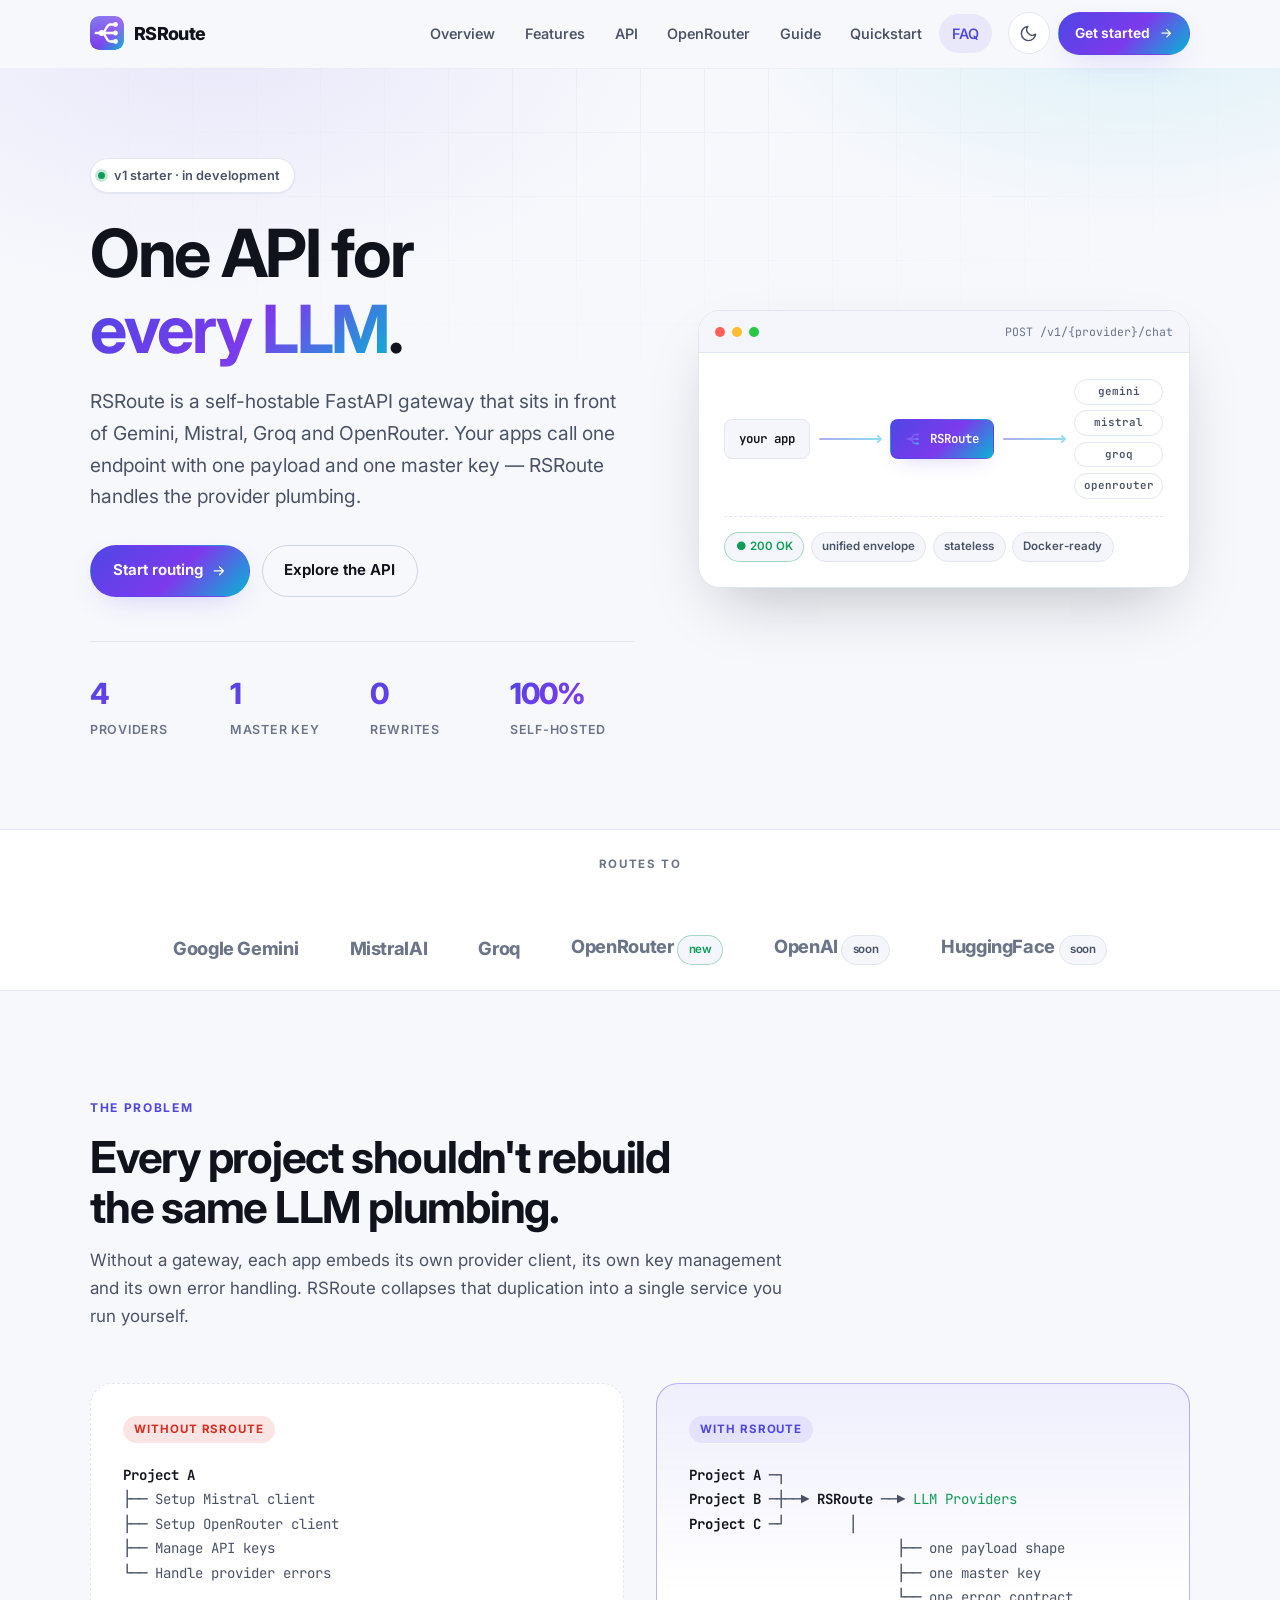
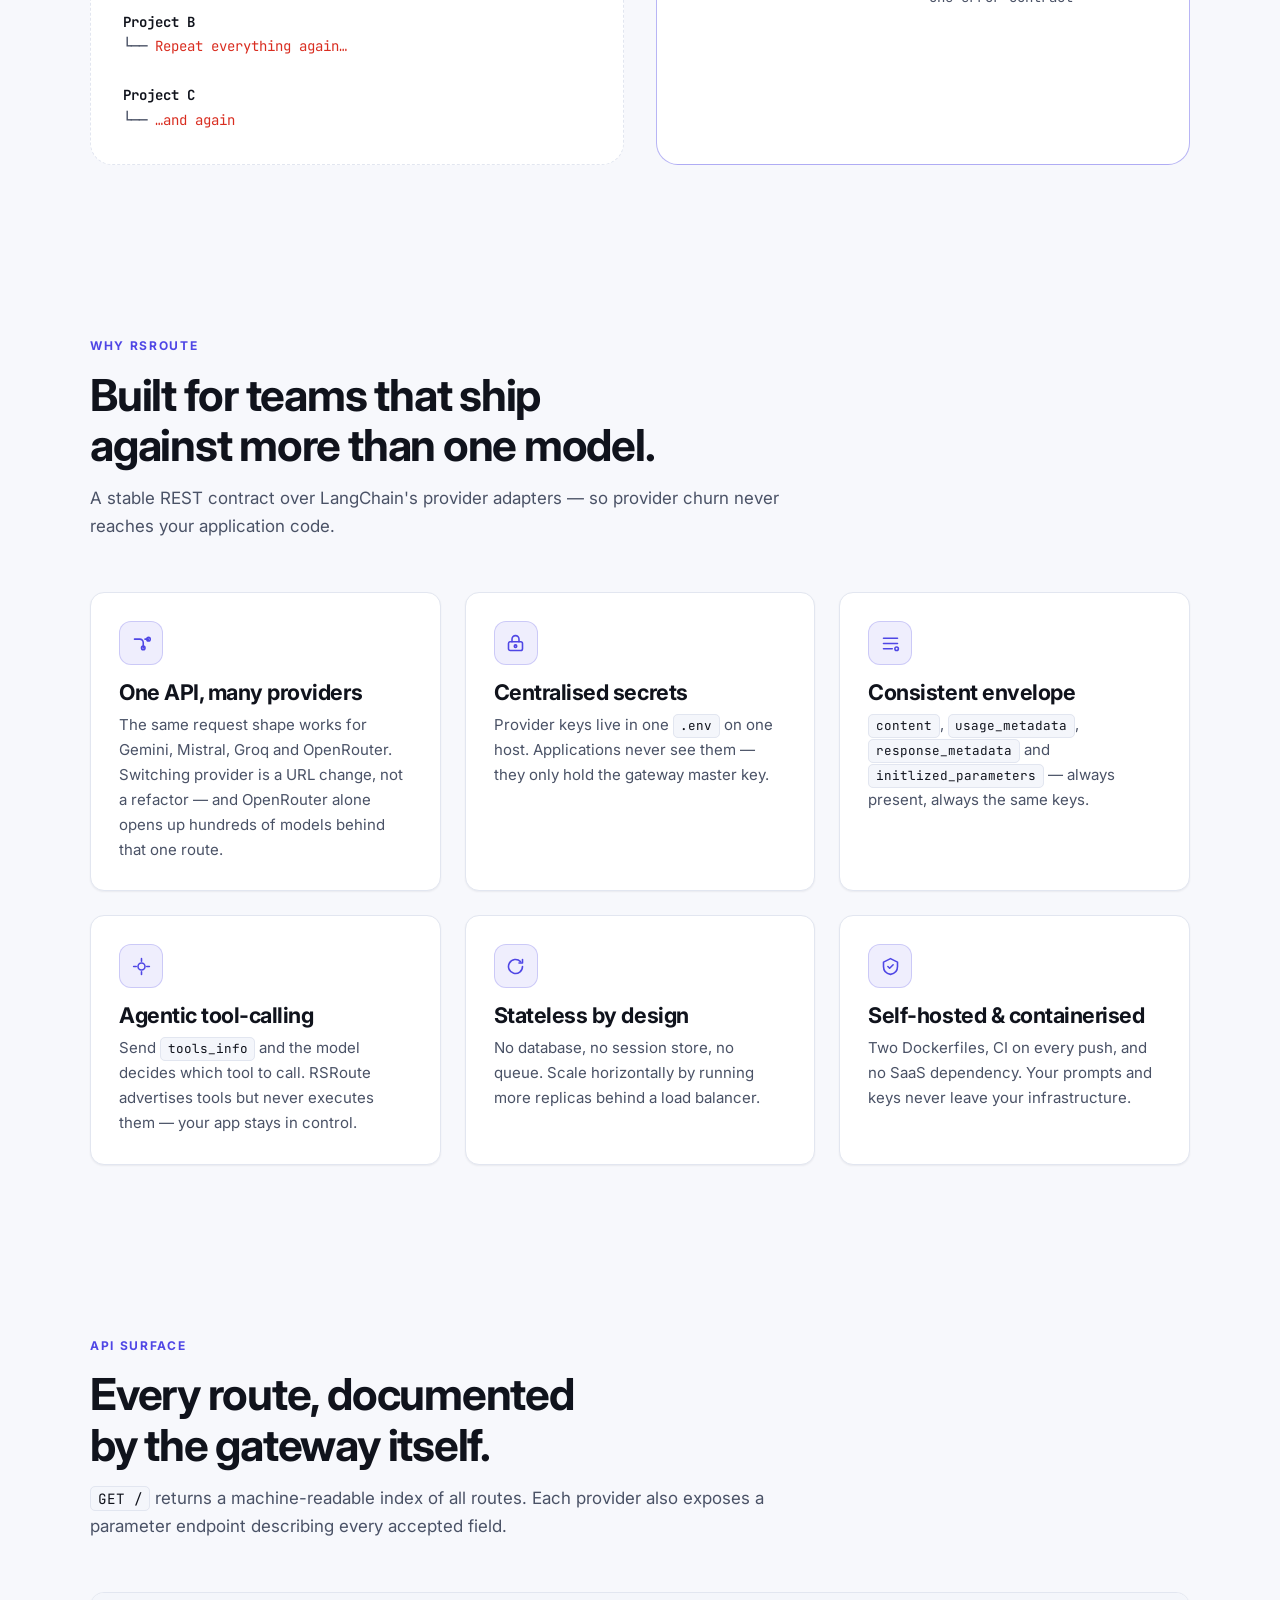
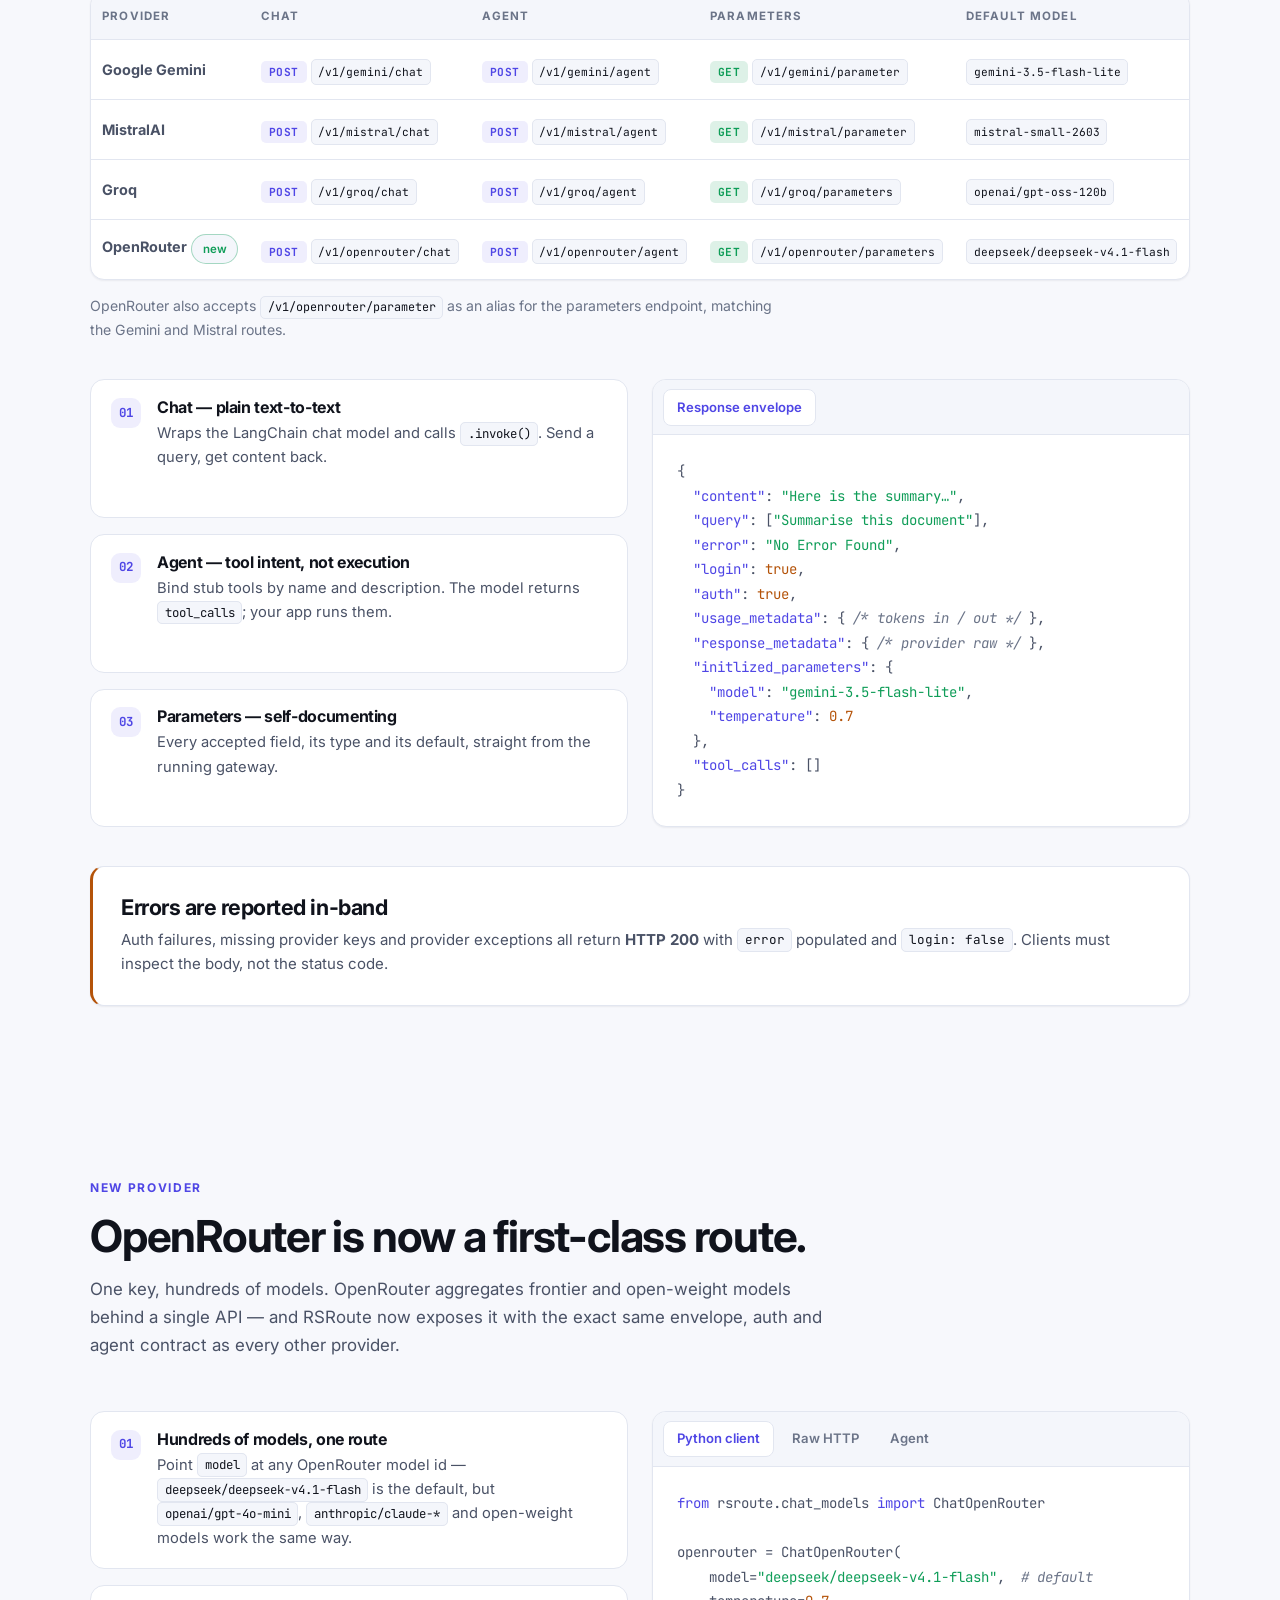
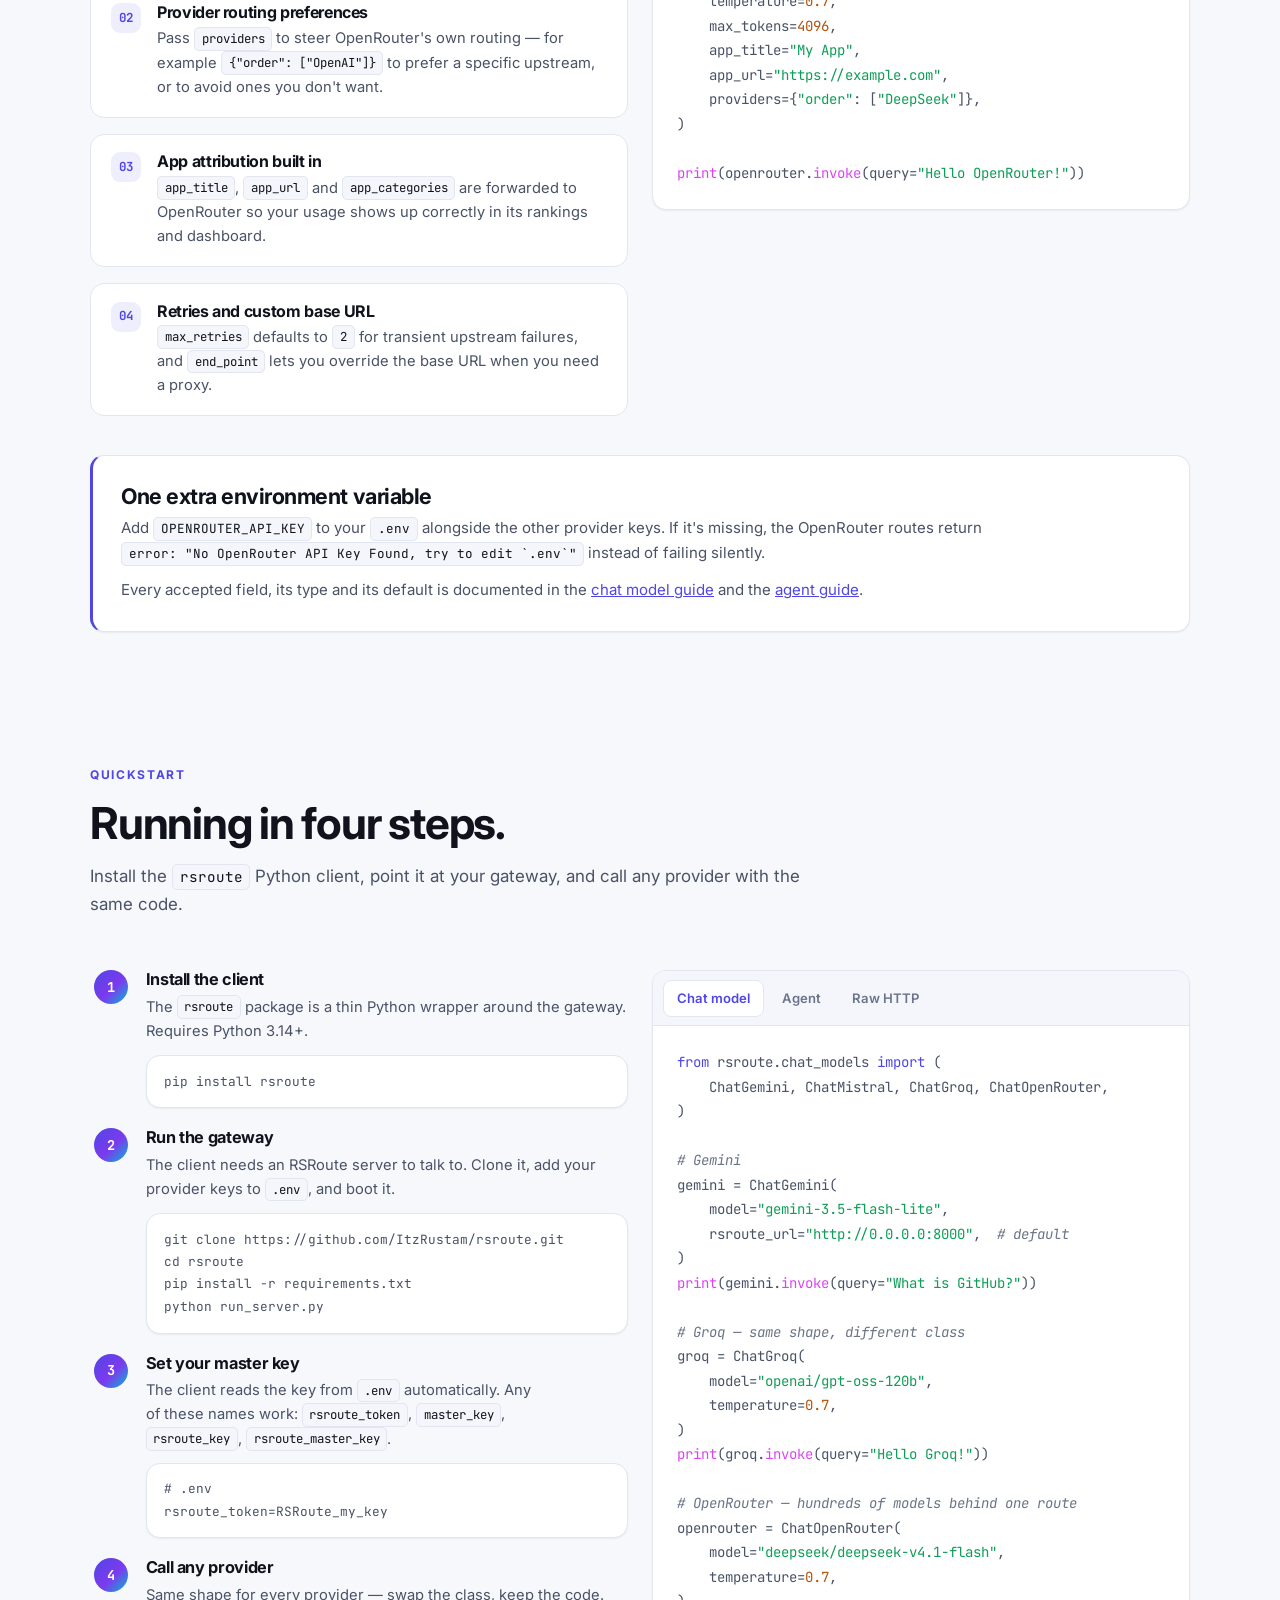
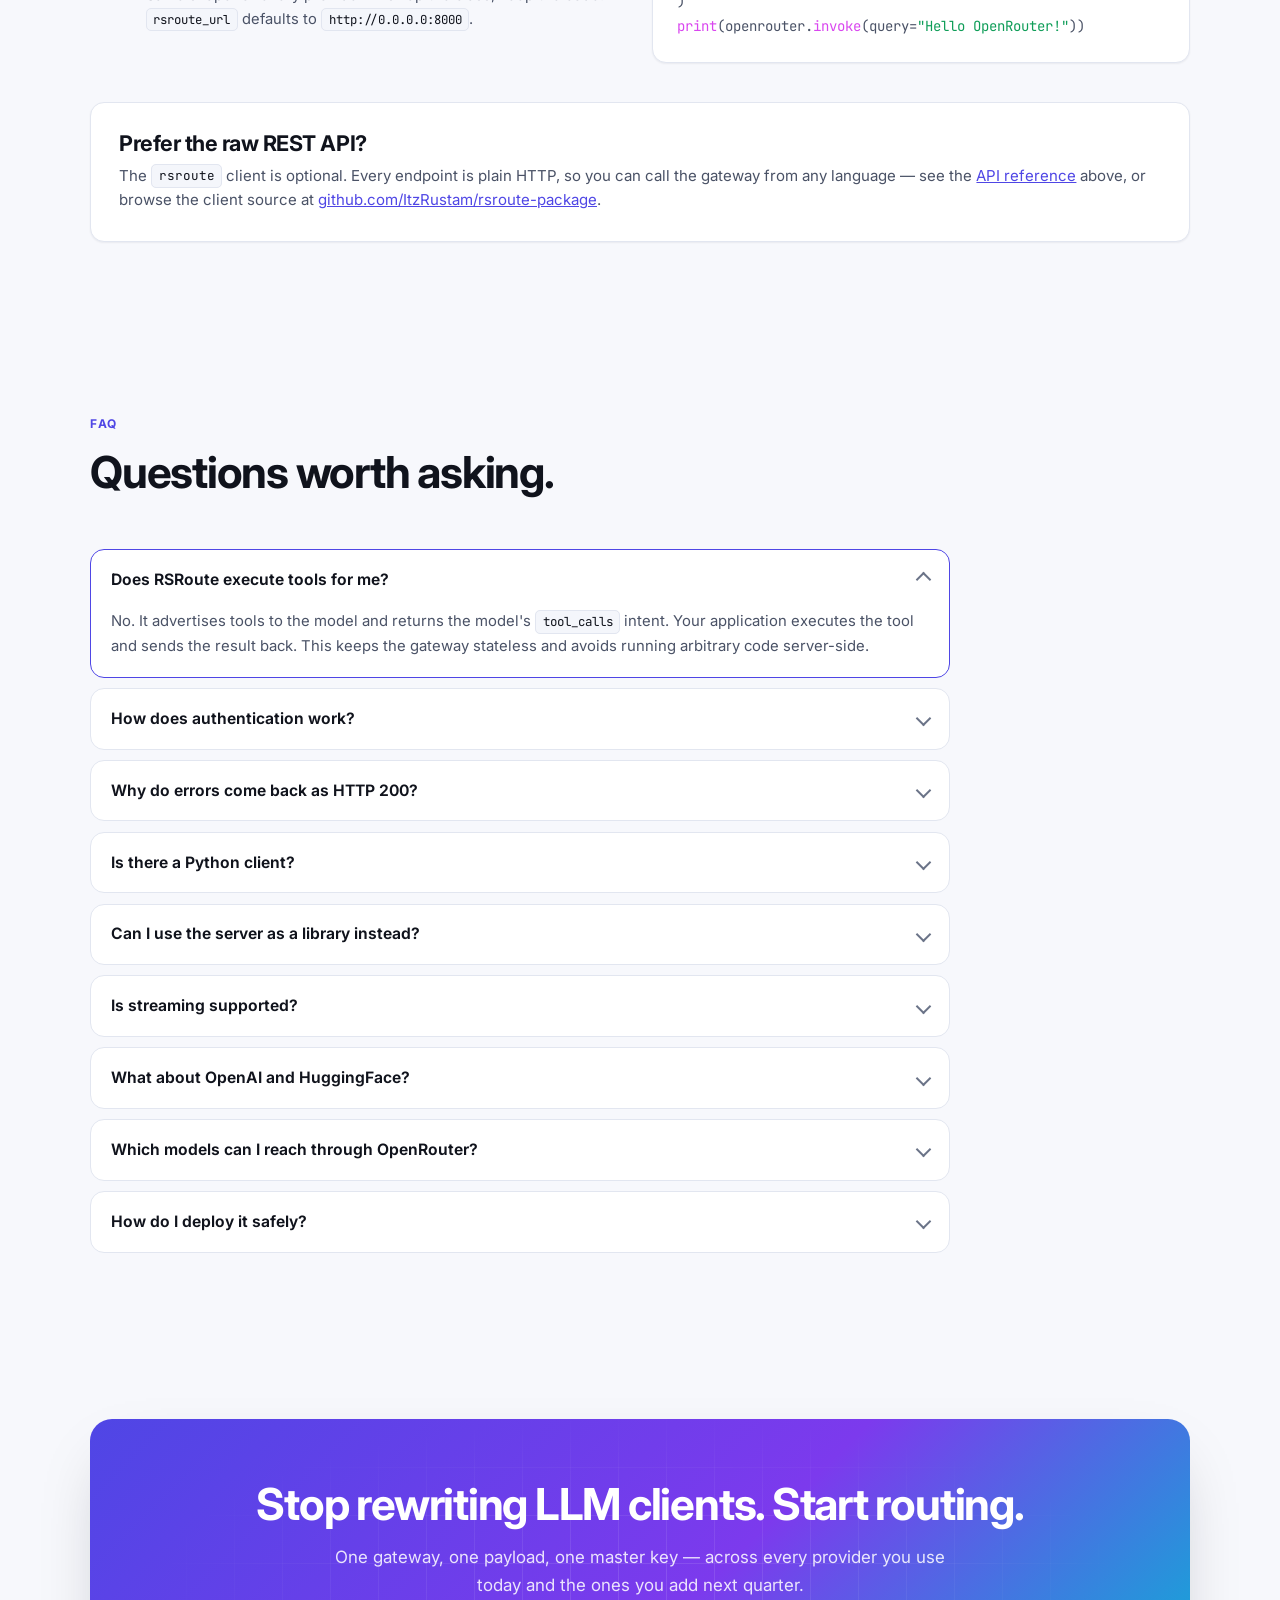
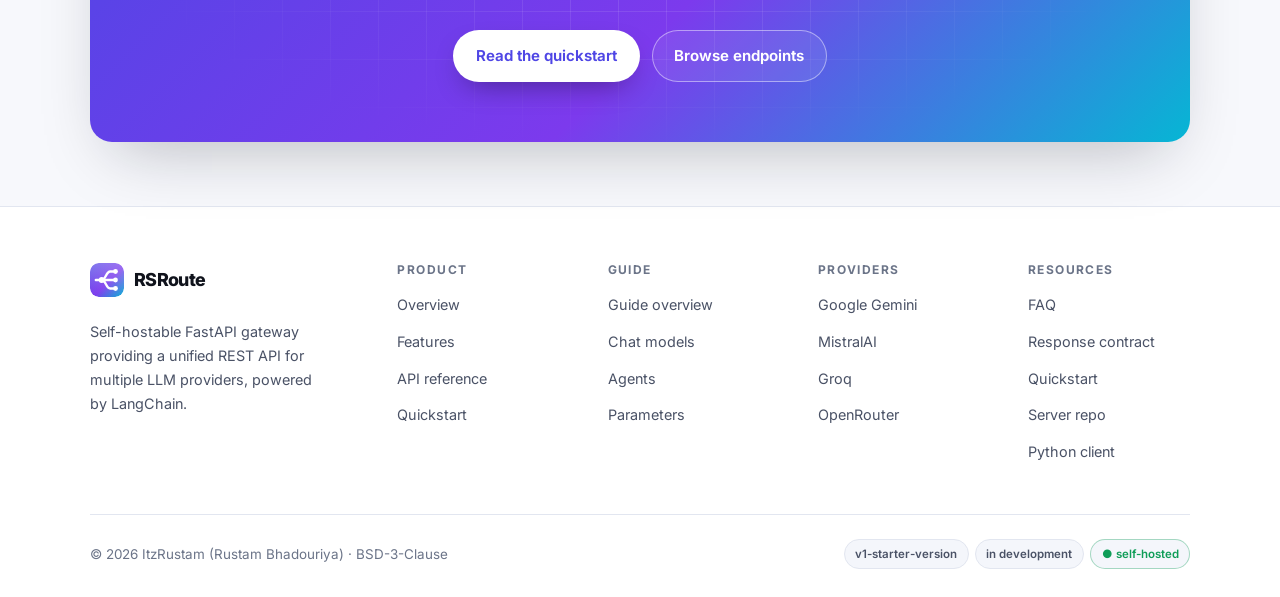
<file: index.html>
<!DOCTYPE html>
<html lang="en" data-theme="light">
<head>
  <meta charset="UTF-8" />
  <meta name="viewport" content="width=device-width, initial-scale=1, viewport-fit=cover" />
  <title>RSRoute — One API for every LLM</title>
  <meta name="description" content="RSRoute is a self-hostable FastAPI gateway that puts one unified REST API in front of Gemini, Mistral, Groq and OpenRouter. Centralised keys, one master key, zero provider lock-in." />
  <meta name="keywords" content="RSRoute, LLM gateway, FastAPI, OpenRouter, Gemini, Mistral, Groq, LangChain, self-hosted, unified API" />
  <meta name="theme-color" content="#f7f8fc" media="(prefers-color-scheme: light)" />
  <meta name="theme-color" content="#070a12" media="(prefers-color-scheme: dark)" />
  <meta name="color-scheme" content="light dark" />

  <!-- Open Graph -->
  <meta property="og:type" content="website" />
  <meta property="og:title" content="RSRoute — One API for every LLM" />
  <meta property="og:description" content="Self-hostable FastAPI gateway providing a unified REST API for multiple LLM providers, powered by LangChain." />
  <meta property="og:image" content="assets/img/logo.svg" />
  <meta name="twitter:card" content="summary_large_image" />

  <link rel="icon" type="image/svg+xml" href="assets/img/favicon.svg" />
  <link rel="apple-touch-icon" href="assets/img/logo.svg" />

  <!-- Fonts -->
  <link rel="preconnect" href="https://fonts.googleapis.com" />
  <link rel="preconnect" href="https://fonts.gstatic.com" crossorigin />
  <link href="https://fonts.googleapis.com/css2?family=Inter:wght@400;500;600;700;800&family=JetBrains+Mono:wght@400;500;700&display=swap" rel="stylesheet" />

  <!-- Theme must be resolved before first paint -->
  <script src="assets/js/theme-init.js"></script>

  <link rel="stylesheet" href="assets/css/styles.css" />
</head>
<body>
  <a class="skip-link" href="#main">Skip to content</a>

  <!-- ================= HEADER ================= -->
  <header class="site-header" id="siteHeader">
    <div class="container header-inner">
      <a class="brand" href="#top" aria-label="RSRoute home">
        <img src="assets/img/logo.svg" alt="" width="34" height="34" />
        <span>RSRoute</span>
      </a>

      <nav class="nav" id="primaryNav" aria-label="Primary">
        <a href="#overview">Overview</a>
        <a href="#features">Features</a>
        <a href="#api">API</a>
        <a href="#openrouter">OpenRouter</a>
        <a href="guide/index.html">Guide</a>
        <a href="#quickstart">Quickstart</a>
        <a href="#faq">FAQ</a>
      </nav>

      <div class="header-actions">
        <button class="theme-toggle" id="themeToggle" type="button"
                aria-label="Switch to dark theme" title="Toggle theme">
          <svg class="icon-moon" viewBox="0 0 24 24" fill="none" stroke="currentColor"
               stroke-width="1.8" stroke-linecap="round" stroke-linejoin="round" aria-hidden="true">
            <path d="M21 12.8A9 9 0 1 1 11.2 3a7 7 0 0 0 9.8 9.8Z" />
          </svg>
          <svg class="icon-sun" viewBox="0 0 24 24" fill="none" stroke="currentColor"
               stroke-width="1.8" stroke-linecap="round" stroke-linejoin="round" aria-hidden="true">
            <circle cx="12" cy="12" r="4" />
            <path d="M12 2v2M12 20v2M4.9 4.9l1.4 1.4M17.7 17.7l1.4 1.4M2 12h2M20 12h2M4.9 19.1l1.4-1.4M17.7 6.3l1.4-1.4" />
          </svg>
        </button>

        <a class="btn btn--primary btn--sm" href="#quickstart">
          Get started
          <svg viewBox="0 0 24 24" fill="none" stroke="currentColor" stroke-width="2"
               stroke-linecap="round" stroke-linejoin="round" aria-hidden="true">
            <path d="M5 12h14M13 6l6 6-6 6" />
          </svg>
        </a>

        <button class="menu-toggle" id="menuToggle" type="button"
                aria-expanded="false" aria-controls="primaryNav" aria-label="Open menu">
          <svg class="icon-open" viewBox="0 0 24 24" fill="none" stroke="currentColor"
               stroke-width="2" stroke-linecap="round" aria-hidden="true">
            <path d="M4 7h16M4 12h16M4 17h16" />
          </svg>
          <svg class="icon-close" viewBox="0 0 24 24" fill="none" stroke="currentColor"
               stroke-width="2" stroke-linecap="round" aria-hidden="true">
            <path d="M6 6l12 12M18 6L6 18" />
          </svg>
        </button>
      </div>
    </div>
  </header>

  <main id="main">
    <!-- ================= HERO ================= -->
    <section class="hero" id="top">
      <div class="hero-grid" aria-hidden="true"></div>
      <div class="container hero-inner">
        <div class="hero-copy">
          <span class="hero-badge">
            <span class="dot" aria-hidden="true"></span>
            v1 starter &middot; in development
          </span>

          <h1>One API for <span class="grad-text">every LLM</span>.</h1>

          <p class="lede">
            RSRoute is a self-hostable FastAPI gateway that sits in front of Gemini,
            Mistral, Groq and OpenRouter. Your apps call one endpoint with one payload
            and one master key — RSRoute handles the provider plumbing.
          </p>

          <div class="hero-cta">
            <a class="btn btn--primary" href="#quickstart">
              Start routing
              <svg viewBox="0 0 24 24" fill="none" stroke="currentColor" stroke-width="2"
                   stroke-linecap="round" stroke-linejoin="round" aria-hidden="true">
                <path d="M5 12h14M13 6l6 6-6 6" />
              </svg>
            </a>
            <a class="btn btn--ghost" href="#api">
              Explore the API
            </a>
          </div>

          <dl class="hero-stats">
            <div>
              <dt>4</dt>
              <dd>Providers</dd>
            </div>
            <div>
              <dt>1</dt>
              <dd>Master key</dd>
            </div>
            <div>
              <dt>0</dt>
              <dd>Rewrites</dd>
            </div>
            <div>
              <dt>100%</dt>
              <dd>Self-hosted</dd>
            </div>
          </dl>
        </div>

        <div class="hero-visual">
          <div class="route-card">
            <div class="route-card__bar" aria-hidden="true">
              <i></i><i></i><i></i>
              <span>POST /v1/&#123;provider&#125;/chat</span>
            </div>
            <div class="route-card__body">
              <div class="route-flow">
                <div class="route-node">your&nbsp;app</div>
                <span class="route-arrow" aria-hidden="true"></span>
                <div class="route-node route-node--core">
                  <img src="assets/img/logo-mark.svg" alt="" width="18" height="18" />
                  RSRoute
                </div>
                <span class="route-arrow" aria-hidden="true"></span>
                <div class="route-providers">
                  <span class="pill">gemini</span>
                  <span class="pill">mistral</span>
                  <span class="pill">groq</span>
                  <span class="pill">openrouter</span>
                </div>
              </div>
              <div class="route-card__foot">
                <span class="chip chip--ok">&#9679; 200 OK</span>
                <span class="chip">unified envelope</span>
                <span class="chip">stateless</span>
                <span class="chip">Docker-ready</span>
              </div>
            </div>
          </div>
        </div>
      </div>
    </section>

    <!-- ================= PROVIDER STRIP ================= -->
    <div class="logo-strip">
      <div class="container logo-strip__inner">
        <span class="logo-strip__label">Routes to</span>
        <span class="provider-name">Google Gemini</span>
        <span class="provider-name">MistralAI</span>
        <span class="provider-name">Groq</span>
        <span class="provider-name">OpenRouter <span class="chip chip--ok">new</span></span>
        <span class="provider-name">OpenAI <span class="chip">soon</span></span>
        <span class="provider-name">HuggingFace <span class="chip">soon</span></span>
      </div>
    </div>

    <!-- ================= OVERVIEW / PROBLEM ================= -->
    <section class="section" id="overview">
      <div class="container">
        <div class="section-head reveal">
          <span class="eyebrow">The problem</span>
          <h2>Every project shouldn't rebuild the same LLM plumbing.</h2>
          <p>
            Without a gateway, each app embeds its own provider client, its own key
            management and its own error handling. RSRoute collapses that duplication
            into a single service you run yourself.
          </p>
        </div>

        <div class="compare">
          <div class="compare__panel compare__panel--before reveal">
            <span class="compare__tag compare__tag--before">Without RSRoute</span>
            <div class="tree">
<pre style="padding:0;background:none;border:0;overflow:visible"><b>Project A</b>
├── Setup Mistral client
├── Setup OpenRouter client
├── Manage API keys
└── Handle provider errors

<b>Project B</b>
└── <span class="bad">Repeat everything again…</span>

<b>Project C</b>
└── <span class="bad">…and again</span></pre>
            </div>
          </div>

          <div class="compare__panel compare__panel--after reveal">
            <span class="compare__tag compare__tag--after">With RSRoute</span>
            <div class="tree">
<pre style="padding:0;background:none;border:0;overflow:visible"><b>Project A</b> ─┐
<b>Project B</b> ─┼──▶ <b>RSRoute</b> ──▶ <span class="good">LLM Providers</span>
<b>Project C</b> ─┘        │
                          ├── one payload shape
                          ├── one master key
                          └── one error contract</pre>
            </div>
          </div>
        </div>
      </div>
    </section>

    <!-- ================= FEATURES ================= -->
    <section class="section section--tight" id="features">
      <div class="container">
        <div class="section-head reveal">
          <span class="eyebrow">Why RSRoute</span>
          <h2>Built for teams that ship against more than one model.</h2>
          <p>
            A stable REST contract over LangChain's provider adapters — so provider
            churn never reaches your application code.
          </p>
        </div>

        <div class="grid grid--3">
          <article class="card reveal">
            <div class="card__icon" aria-hidden="true">
              <svg viewBox="0 0 24 24" fill="none" stroke="currentColor" stroke-width="1.8"
                   stroke-linecap="round" stroke-linejoin="round">
                <path d="M4 7h6a4 4 0 0 1 4 4v6" /><path d="M20 7h-4" />
                <circle cx="20" cy="7" r="2" /><circle cx="14" cy="17" r="2" />
              </svg>
            </div>
            <h3>One API, many providers</h3>
            <p>
              The same request shape works for Gemini, Mistral, Groq and OpenRouter.
              Switching provider is a URL change, not a refactor — and OpenRouter alone
              opens up hundreds of models behind that one route.
            </p>
          </article>

          <article class="card reveal">
            <div class="card__icon" aria-hidden="true">
              <svg viewBox="0 0 24 24" fill="none" stroke="currentColor" stroke-width="1.8"
                   stroke-linecap="round" stroke-linejoin="round">
                <rect x="4" y="10" width="16" height="10" rx="2" />
                <path d="M8 10V7a4 4 0 0 1 8 0v3" /><circle cx="12" cy="15" r="1.4" />
              </svg>
            </div>
            <h3>Centralised secrets</h3>
            <p>
              Provider keys live in one <code class="mono">.env</code> on one host.
              Applications never see them — they only hold the gateway master key.
            </p>
          </article>

          <article class="card reveal">
            <div class="card__icon" aria-hidden="true">
              <svg viewBox="0 0 24 24" fill="none" stroke="currentColor" stroke-width="1.8"
                   stroke-linecap="round" stroke-linejoin="round">
                <path d="M4 6h16M4 12h16M4 18h10" />
                <circle cx="19" cy="18" r="2" />
              </svg>
            </div>
            <h3>Consistent envelope</h3>
            <p>
              <code class="mono">content</code>, <code class="mono">usage_metadata</code>,
              <code class="mono">response_metadata</code> and
              <code class="mono">initlized_parameters</code> — always present, always the same keys.
            </p>
          </article>

          <article class="card reveal">
            <div class="card__icon" aria-hidden="true">
              <svg viewBox="0 0 24 24" fill="none" stroke="currentColor" stroke-width="1.8"
                   stroke-linecap="round" stroke-linejoin="round">
                <path d="M12 3v3M12 18v3M3 12h3M18 12h3" />
                <circle cx="12" cy="12" r="4" />
              </svg>
            </div>
            <h3>Agentic tool-calling</h3>
            <p>
              Send <code class="mono">tools_info</code> and the model decides which tool to
              call. RSRoute advertises tools but never executes them — your app stays in control.
            </p>
          </article>

          <article class="card reveal">
            <div class="card__icon" aria-hidden="true">
              <svg viewBox="0 0 24 24" fill="none" stroke="currentColor" stroke-width="1.8"
                   stroke-linecap="round" stroke-linejoin="round">
                <path d="M20 12a8 8 0 1 1-2.3-5.6" /><path d="M20 4v4h-4" />
              </svg>
            </div>
            <h3>Stateless by design</h3>
            <p>
              No database, no session store, no queue. Scale horizontally by running
              more replicas behind a load balancer.
            </p>
          </article>

          <article class="card reveal">
            <div class="card__icon" aria-hidden="true">
              <svg viewBox="0 0 24 24" fill="none" stroke="currentColor" stroke-width="1.8"
                   stroke-linecap="round" stroke-linejoin="round">
                <path d="M12 3l8 4v5c0 5-3.4 8.2-8 9-4.6-.8-8-4-8-9V7l8-4Z" />
                <path d="M9 12l2 2 4-4" />
              </svg>
            </div>
            <h3>Self-hosted &amp; containerised</h3>
            <p>
              Two Dockerfiles, CI on every push, and no SaaS dependency. Your prompts
              and keys never leave your infrastructure.
            </p>
          </article>
        </div>
      </div>
    </section>

    <!-- ================= API REFERENCE ================= -->
    <section class="section" id="api">
      <div class="container">
        <div class="section-head reveal">
          <span class="eyebrow">API surface</span>
          <h2>Every route, documented by the gateway itself.</h2>
          <p>
            <code class="mono">GET /</code> returns a machine-readable index of all routes.
            Each provider also exposes a parameter endpoint describing every accepted field.
          </p>
        </div>

        <div class="table-scroll reveal">
          <table class="table--api">
            <caption class="sr-only">RSRoute endpoints by provider</caption>
            <thead>
              <tr>
                <th scope="col">Provider</th>
                <th scope="col">Chat</th>
                <th scope="col">Agent</th>
                <th scope="col">Parameters</th>
                <th scope="col">Default model</th>
              </tr>
            </thead>
            <tbody>
              <tr>
                <td><strong>Google Gemini</strong></td>
                <td><span class="method method--post">POST</span> <code>/v1/<wbr>gemini/<wbr>chat</code></td>
                <td><span class="method method--post">POST</span> <code>/v1/<wbr>gemini/<wbr>agent</code></td>
                <td><span class="method method--get">GET</span> <code>/v1/<wbr>gemini/<wbr>parameter</code></td>
                <td><code>gemini-3.5-flash-lite</code></td>
              </tr>
              <tr>
                <td><strong>MistralAI</strong></td>
                <td><span class="method method--post">POST</span> <code>/v1/<wbr>mistral/<wbr>chat</code></td>
                <td><span class="method method--post">POST</span> <code>/v1/<wbr>mistral/<wbr>agent</code></td>
                <td><span class="method method--get">GET</span> <code>/v1/<wbr>mistral/<wbr>parameter</code></td>
                <td><code>mistral-small-2603</code></td>
              </tr>
              <tr>
                <td><strong>Groq</strong></td>
                <td><span class="method method--post">POST</span> <code>/v1/<wbr>groq/<wbr>chat</code></td>
                <td><span class="method method--post">POST</span> <code>/v1/<wbr>groq/<wbr>agent</code></td>
                <td><span class="method method--get">GET</span> <code>/v1/<wbr>groq/<wbr>parameters</code></td>
                <td><code>openai/gpt-oss-120b</code></td>
              </tr>
              <tr>
                <td><strong>OpenRouter</strong> <span class="chip chip--ok">new</span></td>
                <td><span class="method method--post">POST</span> <code>/v1/<wbr>openrouter/<wbr>chat</code></td>
                <td><span class="method method--post">POST</span> <code>/v1/<wbr>openrouter/<wbr>agent</code></td>
                <td><span class="method method--get">GET</span> <code>/v1/<wbr>openrouter/<wbr>parameters</code></td>
                <td><code>deepseek/deepseek-v4.1-flash</code></td>
              </tr>
            </tbody>
          </table>
        </div>

        <p class="table-note reveal">
          OpenRouter also accepts <code class="mono">/v1/openrouter/parameter</code> as an alias for
          the parameters endpoint, matching the Gemini and Mistral routes.
        </p>

        <div class="grid grid--2" style="margin-top:clamp(1.5rem,3vw,2.5rem)">
          <div class="feature-list reveal">
            <div class="feature-row">
              <span class="feature-row__num">01</span>
              <div>
                <h3>Chat — plain text-to-text</h3>
                <p>Wraps the LangChain chat model and calls <code class="mono">.invoke()</code>. Send a query, get content back.</p>
              </div>
            </div>
            <div class="feature-row">
              <span class="feature-row__num">02</span>
              <div>
                <h3>Agent — tool intent, not execution</h3>
                <p>Bind stub tools by name and description. The model returns <code class="mono">tool_calls</code>; your app runs them.</p>
              </div>
            </div>
            <div class="feature-row">
              <span class="feature-row__num">03</span>
              <div>
                <h3>Parameters — self-documenting</h3>
                <p>Every accepted field, its type and its default, straight from the running gateway.</p>
              </div>
            </div>
          </div>

          <div class="code-wrap reveal">
            <div class="code-tabs" role="tablist" aria-label="Response envelope example">
              <button class="code-tab" role="tab" aria-selected="true" aria-controls="panel-envelope" id="tab-envelope" type="button">Response envelope</button>
            </div>
            <div class="code-panel is-active" id="panel-envelope" role="tabpanel" aria-labelledby="tab-envelope">
<pre><code>{
  <span class="tok-key">"content"</span>: <span class="tok-str">"Here is the summary…"</span>,
  <span class="tok-key">"query"</span>: [<span class="tok-str">"Summarise this document"</span>],
  <span class="tok-key">"error"</span>: <span class="tok-str">"No Error Found"</span>,
  <span class="tok-key">"login"</span>: <span class="tok-num">true</span>,
  <span class="tok-key">"auth"</span>: <span class="tok-num">true</span>,
  <span class="tok-key">"usage_metadata"</span>: { <span class="tok-com">/* tokens in / out */</span> },
  <span class="tok-key">"response_metadata"</span>: { <span class="tok-com">/* provider raw */</span> },
  <span class="tok-key">"initlized_parameters"</span>: {
    <span class="tok-key">"model"</span>: <span class="tok-str">"gemini-3.5-flash-lite"</span>,
    <span class="tok-key">"temperature"</span>: <span class="tok-num">0.7</span>
  },
  <span class="tok-key">"tool_calls"</span>: []
}</code></pre>
            </div>
          </div>
        </div>

        <div class="card reveal" style="margin-top:clamp(1.5rem,3vw,2.5rem);border-left:3px solid var(--warn)">
          <h3 style="margin-top:0">Errors are reported in-band</h3>
          <p style="margin-top:.5rem">
            Auth failures, missing provider keys and provider exceptions all return
            <strong>HTTP 200</strong> with <code class="mono">error</code> populated and
            <code class="mono">login: false</code>. Clients must inspect the body, not the status code.
          </p>
        </div>
      </div>
    </section>

    <!-- ================= OPENROUTER ================= -->
    <section class="section section--tight" id="openrouter">
      <div class="container">
        <div class="section-head reveal">
          <span class="eyebrow">New provider</span>
          <h2>OpenRouter is now a first-class route.</h2>
          <p>
            One key, hundreds of models. OpenRouter aggregates frontier and open-weight
            models behind a single API — and RSRoute now exposes it with the exact same
            envelope, auth and agent contract as every other provider.
          </p>
        </div>

        <div class="grid grid--2" style="align-items:start">
          <div class="feature-list reveal">
            <div class="feature-row">
              <span class="feature-row__num">01</span>
              <div>
                <h3>Hundreds of models, one route</h3>
                <p>
                  Point <code class="mono">model</code> at any OpenRouter model id —
                  <code class="mono">deepseek/deepseek-v4.1-flash</code> is the default,
                  but <code class="mono">openai/gpt-4o-mini</code>,
                  <code class="mono">anthropic/claude-*</code> and open-weight models work the same way.
                </p>
              </div>
            </div>

            <div class="feature-row">
              <span class="feature-row__num">02</span>
              <div>
                <h3>Provider routing preferences</h3>
                <p>
                  Pass <code class="mono">providers</code> to steer OpenRouter's own routing —
                  for example <code class="mono">{"order": ["OpenAI"]}</code> to prefer a
                  specific upstream, or to avoid ones you don't want.
                </p>
              </div>
            </div>

            <div class="feature-row">
              <span class="feature-row__num">03</span>
              <div>
                <h3>App attribution built in</h3>
                <p>
                  <code class="mono">app_title</code>, <code class="mono">app_url</code> and
                  <code class="mono">app_categories</code> are forwarded to OpenRouter so your
                  usage shows up correctly in its rankings and dashboard.
                </p>
              </div>
            </div>

            <div class="feature-row">
              <span class="feature-row__num">04</span>
              <div>
                <h3>Retries and custom base URL</h3>
                <p>
                  <code class="mono">max_retries</code> defaults to <code class="mono">2</code> for
                  transient upstream failures, and <code class="mono">end_point</code> lets you
                  override the base URL when you need a proxy.
                </p>
              </div>
            </div>
          </div>

          <div class="code-wrap reveal">
            <div class="code-tabs" role="tablist" aria-label="OpenRouter examples">
              <button class="code-tab" role="tab" aria-selected="true" aria-controls="panel-or-client" id="tab-or-client" type="button">Python client</button>
              <button class="code-tab" role="tab" aria-selected="false" aria-controls="panel-or-http" id="tab-or-http" type="button">Raw HTTP</button>
              <button class="code-tab" role="tab" aria-selected="false" aria-controls="panel-or-agent" id="tab-or-agent" type="button">Agent</button>
            </div>

            <div class="code-panel is-active" id="panel-or-client" role="tabpanel" aria-labelledby="tab-or-client">
<pre><code><span class="tok-key">from</span> rsroute.chat_models <span class="tok-key">import</span> ChatOpenRouter

openrouter = ChatOpenRouter(
    model=<span class="tok-str">"deepseek/deepseek-v4.1-flash"</span>,  <span class="tok-com"># default</span>
    temperature=<span class="tok-num">0.7</span>,
    max_tokens=<span class="tok-num">4096</span>,
    app_title=<span class="tok-str">"My App"</span>,
    app_url=<span class="tok-str">"https://example.com"</span>,
    providers={<span class="tok-str">"order"</span>: [<span class="tok-str">"DeepSeek"</span>]},
)

<span class="tok-fn">print</span>(openrouter.<span class="tok-fn">invoke</span>(query=<span class="tok-str">"Hello OpenRouter!"</span>))</code></pre>
            </div>

            <div class="code-panel" id="panel-or-http" role="tabpanel" aria-labelledby="tab-or-http">
<pre><code><span class="tok-key">import</span> requests

resp = requests.<span class="tok-fn">post</span>(
    <span class="tok-str">"http://localhost:8000/v1/openrouter/chat"</span>,
    json={
        <span class="tok-str">"query"</span>: <span class="tok-str">"Explain mixture-of-experts"</span>,
        <span class="tok-str">"master_key"</span>: <span class="tok-str">"RSRoute_my_key"</span>,
        <span class="tok-str">"model"</span>: <span class="tok-str">"deepseek/deepseek-v4.1-flash"</span>,
        <span class="tok-str">"temperature"</span>: <span class="tok-num">0.7</span>,
        <span class="tok-str">"max_tokens"</span>: <span class="tok-num">4096</span>,
        <span class="tok-str">"app_title"</span>: <span class="tok-str">"My App"</span>,
        <span class="tok-str">"app_url"</span>: <span class="tok-str">"https://example.com"</span>,
        <span class="tok-str">"max_retries"</span>: <span class="tok-num">2</span>,
        <span class="tok-str">"providers"</span>: {<span class="tok-str">"order"</span>: [<span class="tok-str">"DeepSeek"</span>]},
    },
    timeout=<span class="tok-num">60</span>,
)

<span class="tok-fn">print</span>(resp.<span class="tok-fn">json</span>()[<span class="tok-str">"content"</span>])</code></pre>
            </div>

            <div class="code-panel" id="panel-or-agent" role="tabpanel" aria-labelledby="tab-or-agent">
<pre><code><span class="tok-key">from</span> rsroute.agents <span class="tok-key">import</span> OpenRouterAgent

openrouter_agent = OpenRouterAgent(
    tools=[web_search],
    model=<span class="tok-str">"deepseek/deepseek-v4.1-flash"</span>,
    max_tool_calls=<span class="tok-num">10</span>,  <span class="tok-com"># default</span>
)

<span class="tok-fn">print</span>(openrouter_agent.<span class="tok-fn">invoke</span>(
    query=<span class="tok-str">"Search the latest news on open-weight models"</span>
))</code></pre>
            </div>
          </div>
        </div>

        <div class="card reveal" style="margin-top:clamp(1.5rem,3vw,2.5rem);border-left:3px solid var(--accent)">
          <h3 style="margin-top:0">One extra environment variable</h3>
          <p style="margin-top:.5rem">
            Add <code class="mono">OPENROUTER_API_KEY</code> to your <code class="mono">.env</code>
            alongside the other provider keys. If it's missing, the OpenRouter routes return
            <code class="mono">error: "No OpenRouter API Key Found, try to edit `.env`"</code>
            instead of failing silently.
          </p>
          <p style="margin-top:.75rem">
            Every accepted field, its type and its default is documented in the
            <a href="guide/chat_model/" style="color:var(--accent);text-decoration:underline">chat model guide</a>
            and the
            <a href="guide/agent/" style="color:var(--accent);text-decoration:underline">agent guide</a>.
          </p>
        </div>
      </div>
    </section>

    <!-- ================= QUICKSTART ================= -->
    <section class="section section--tight" id="quickstart">
      <div class="container">
        <div class="section-head reveal">
          <span class="eyebrow">Quickstart</span>
          <h2>Running in four steps.</h2>
          <p>
            Install the <code class="mono">rsroute</code> Python client, point it at your gateway,
            and call any provider with the same code.
          </p>
        </div>

        <div class="grid grid--2" style="align-items:start">
          <div class="steps reveal">
            <div class="step">
              <div>
                <h3>Install the client</h3>
                <p>
                  The <code class="mono">rsroute</code> package is a thin Python wrapper around the
                  gateway. Requires Python 3.14+.
                </p>
                <div class="code-wrap">
<pre><code>pip install rsroute</code></pre>
                </div>
              </div>
            </div>

            <div class="step">
              <div>
                <h3>Run the gateway</h3>
                <p>
                  The client needs an RSRoute server to talk to. Clone it, add your provider keys
                  to <code class="mono">.env</code>, and boot it.
                </p>
                <div class="code-wrap">
<pre><code>git clone https://github.com/ItzRustam/rsroute.git
cd rsroute
pip install -r requirements.txt
python run_server.py</code></pre>
                </div>
              </div>
            </div>

            <div class="step">
              <div>
                <h3>Set your master key</h3>
                <p>
                  The client reads the key from <code class="mono">.env</code> automatically. Any of
                  these names work: <code class="mono">rsroute_token</code>,
                  <code class="mono">master_key</code>, <code class="mono">rsroute_key</code>,
                  <code class="mono">rsroute_master_key</code>.
                </p>
                <div class="code-wrap">
<pre><code># .env
rsroute_token=RSRoute_my_key</code></pre>
                </div>
              </div>
            </div>

            <div class="step">
              <div>
                <h3>Call any provider</h3>
                <p>
                  Same shape for every provider — swap the class, keep the code.
                  <code class="mono">rsroute_url</code> defaults to
                  <code class="mono">http://0.0.0.0:8000</code>.
                </p>
              </div>
            </div>
          </div>

          <div class="code-wrap reveal">
            <div class="code-tabs" role="tablist" aria-label="Client examples">
              <button class="code-tab" role="tab" aria-selected="true" aria-controls="panel-chat" id="tab-chat" type="button">Chat model</button>
              <button class="code-tab" role="tab" aria-selected="false" aria-controls="panel-agent" id="tab-agent" type="button">Agent</button>
              <button class="code-tab" role="tab" aria-selected="false" aria-controls="panel-http" id="tab-http" type="button">Raw HTTP</button>
            </div>

            <div class="code-panel is-active" id="panel-chat" role="tabpanel" aria-labelledby="tab-chat">
<pre><code><span class="tok-key">from</span> rsroute.chat_models <span class="tok-key">import</span> (
    ChatGemini, ChatMistral, ChatGroq, ChatOpenRouter,
)

<span class="tok-com"># Gemini</span>
gemini = ChatGemini(
    model=<span class="tok-str">"gemini-3.5-flash-lite"</span>,
    rsroute_url=<span class="tok-str">"http://0.0.0.0:8000"</span>,  <span class="tok-com"># default</span>
)
<span class="tok-fn">print</span>(gemini.<span class="tok-fn">invoke</span>(query=<span class="tok-str">"What is GitHub?"</span>))

<span class="tok-com"># Groq — same shape, different class</span>
groq = ChatGroq(
    model=<span class="tok-str">"openai/gpt-oss-120b"</span>,
    temperature=<span class="tok-num">0.7</span>,
)
<span class="tok-fn">print</span>(groq.<span class="tok-fn">invoke</span>(query=<span class="tok-str">"Hello Groq!"</span>))

<span class="tok-com"># OpenRouter — hundreds of models behind one route</span>
openrouter = ChatOpenRouter(
    model=<span class="tok-str">"deepseek/deepseek-v4.1-flash"</span>,
    temperature=<span class="tok-num">0.7</span>,
)
<span class="tok-fn">print</span>(openrouter.<span class="tok-fn">invoke</span>(query=<span class="tok-str">"Hello OpenRouter!"</span>))</code></pre>
            </div>

            <div class="code-panel" id="panel-agent" role="tabpanel" aria-labelledby="tab-agent">
<pre><code><span class="tok-key">from</span> rsroute.agents <span class="tok-key">import</span> (
    GeminiAgent, MistralAgent, GroqAgent, OpenRouterAgent,
)

<span class="tok-com"># Your own tool — the client runs it for you</span>
<span class="tok-key">def</span> <span class="tok-fn">web_search</span>(query: <span class="tok-key">str</span>) -&gt; <span class="tok-key">str</span>:
    ...

gemini_agent = GeminiAgent(
    tools=[web_search],
    max_tool_calls=<span class="tok-num">12</span>,  <span class="tok-com"># default 10</span>
)
<span class="tok-fn">print</span>(gemini_agent.<span class="tok-fn">invoke</span>(
    query=<span class="tok-str">"Latest news on GPT-6 Astra"</span>
))

mistral_agent = MistralAgent(
    tools=[web_search],
    model=<span class="tok-str">"mistral-small-2603"</span>,
)
<span class="tok-fn">print</span>(mistral_agent.<span class="tok-fn">invoke</span>(
    query=<span class="tok-str">"What is the weather in Paris?"</span>
))

openrouter_agent = OpenRouterAgent(
    tools=[web_search],
    model=<span class="tok-str">"deepseek/deepseek-v4.1-flash"</span>,
)
<span class="tok-fn">print</span>(openrouter_agent.<span class="tok-fn">invoke</span>(
    query=<span class="tok-str">"Search the latest open-weight model releases"</span>
))</code></pre>
            </div>

            <div class="code-panel" id="panel-http" role="tabpanel" aria-labelledby="tab-http">
<pre><code><span class="tok-key">import</span> requests

resp = requests.<span class="tok-fn">post</span>(
    <span class="tok-str">"http://localhost:8000/v1/gemini/chat"</span>,
    json={
        <span class="tok-str">"query"</span>: <span class="tok-str">"Explain vector databases"</span>,
        <span class="tok-str">"master_key"</span>: <span class="tok-str">"RSRoute_my_key"</span>,
        <span class="tok-str">"temperature"</span>: <span class="tok-num">0.7</span>,
        <span class="tok-str">"max_tokens"</span>: <span class="tok-num">2048</span>,
    },
    timeout=<span class="tok-num">60</span>,
)

data = resp.<span class="tok-fn">json</span>()
<span class="tok-key">if</span> data[<span class="tok-str">"error"</span>] != <span class="tok-str">"No Error Found"</span>:
    <span class="tok-key">raise</span> <span class="tok-fn">RuntimeError</span>(data[<span class="tok-str">"error"</span>])

<span class="tok-fn">print</span>(data[<span class="tok-str">"content"</span>])</code></pre>
            </div>
          </div>
        </div>

        <div class="card reveal" style="margin-top:clamp(1.5rem,3vw,2.5rem)">
          <h3 style="margin-top:0">Prefer the raw REST API?</h3>
          <p style="margin-top:.5rem">
            The <code class="mono">rsroute</code> client is optional. Every endpoint is plain HTTP,
            so you can call the gateway from any language — see the
            <a href="#api" style="color:var(--accent);text-decoration:underline">API reference</a>
            above, or browse the client source at
            <a href="https://www.github.com/ItzRustam/rsroute-package" target="_blank" rel="noopener noreferrer" style="color:var(--accent);text-decoration:underline">github.com/ItzRustam/rsroute-package</a>.
          </p>
        </div>
      </div>
    </section>
    <!-- ================= FAQ ================= -->
    <section class="section" id="faq">
      <div class="container">
        <div class="section-head reveal">
          <span class="eyebrow">FAQ</span>
          <h2>Questions worth asking.</h2>
        </div>

        <div class="faq reveal">
          <details open>
            <summary>Does RSRoute execute tools for me?</summary>
            <div class="faq__body">
              <p>
                No. It advertises tools to the model and returns the model's
                <code class="mono">tool_calls</code> intent. Your application executes the tool
                and sends the result back. This keeps the gateway stateless and avoids running
                arbitrary code server-side.
              </p>
            </div>
          </details>

          <details>
            <summary>How does authentication work?</summary>
            <div class="faq__body">
              <p>
                A single shared master key, toggled by <code class="mono">ENABLE_AUTH</code>.
                The key must start with the literal prefix <code class="mono">RSRoute_</code> and be
                at least 14 characters long. Clients send it as <code class="mono">master_key</code>
                in the JSON body.
              </p>
              <p>
                This is gateway-level auth, not per-user or per-tenant. For multi-tenant exposure,
                put your own auth layer in front.
              </p>
            </div>
          </details>

          <details>
            <summary>Why do errors come back as HTTP 200?</summary>
            <div class="faq__body">
              <p>
                RSRoute reports failures in-band: the response body carries
                <code class="mono">error</code> and <code class="mono">login: false</code>.
                Always check the body rather than relying on the status code.
              </p>
            </div>
          </details>

          <details>
            <summary>Is there a Python client?</summary>
            <div class="faq__body">
              <p>
                Yes — <a href="https://www.github.com/ItzRustam/rsroute-package" target="_blank" rel="noopener noreferrer" style="color:var(--accent);text-decoration:underline">rsroute-package</a>
                is a thin client that wraps the gateway. It handles the master key, request
                shaping and agentic tool loops for you.
              </p>
              <p>
                <code class="mono">pip install rsroute</code>, then
                <code class="mono">from rsroute.chat_models import ChatGemini</code> or
                <code class="mono">from rsroute.agents import GeminiAgent</code>.
                It reads the key from <code class="mono">.env</code> automatically.
              </p>
              <p>
                Every provider has a matching pair of classes:
                <code class="mono">ChatGemini</code> / <code class="mono">GeminiAgent</code>,
                <code class="mono">ChatMistral</code> / <code class="mono">MistralAgent</code>,
                <code class="mono">ChatGroq</code> / <code class="mono">GroqAgent</code>, and
                <code class="mono">ChatOpenRouter</code> / <code class="mono">OpenRouterAgent</code>.
              </p>
            </div>
          </details>

          <details>
            <summary>Can I use the server as a library instead?</summary>
            <div class="faq__body">
              <p>
                Yes. The provider wrappers in <code class="mono">app/providers/</code> are importable
                directly — <code class="mono">ChatGemini(...)</code>, <code class="mono">ChatMistralAI(...)</code>,
                <code class="mono">ChatGroq(...)</code>, <code class="mono">ChatOpenRouter(...)</code>.
                Both modes share the same abstraction layer, so behaviour is identical.
              </p>
            </div>
          </details>

          <details>
            <summary>Is streaming supported?</summary>
            <div class="faq__body">
              <p>
                Not yet. The chat classes explicitly document that streaming is unsupported in v1.
                Responses are returned in full.
              </p>
            </div>
          </details>

          <details>
            <summary>What about OpenAI and HuggingFace?</summary>
            <div class="faq__body">
              <p>
                Both are placeholder stubs in the current tree — license headers only, not wired
                to routes. Embedding endpoints are marked "coming soon" in the root index.
              </p>
              <p>
                OpenRouter, by contrast, is fully wired: <code class="mono">/v1/openrouter/chat</code>,
                <code class="mono">/v1/openrouter/agent</code> and
                <code class="mono">/v1/openrouter/parameters</code> are live, and the Python client
                ships <code class="mono">ChatOpenRouter</code> and <code class="mono">OpenRouterAgent</code>.
              </p>
            </div>
          </details>

          <details>
            <summary>Which models can I reach through OpenRouter?</summary>
            <div class="faq__body">
              <p>
                Any model id OpenRouter serves. The gateway default is
                <code class="mono">deepseek/deepseek-v4.1-flash</code>, but you can pass
                <code class="mono">openai/gpt-4o-mini</code>, <code class="mono">anthropic/claude-*</code>,
                open-weight models, or anything else in OpenRouter's catalogue — no code change,
                just a different <code class="mono">model</code> value.
              </p>
              <p>
                Use the <code class="mono">providers</code> object to control which upstream
                OpenRouter routes to, and <code class="mono">app_title</code> /
                <code class="mono">app_url</code> so your usage is attributed correctly.
              </p>
            </div>
          </details>

          <details>
            <summary>How do I deploy it safely?</summary>
            <div class="faq__body">
              <p>
                Terminate TLS and add CORS at a reverse proxy. Keep real keys in an ignored
                <code class="mono">keys.env</code> or in the deployment environment — never in a tracked
                <code class="mono">.env</code>. And set <code class="mono">ENABLE_AUTH=true</code>: it defaults
                to <code class="mono">false</code>, which would expose every provider key behind the gateway.
              </p>
            </div>
          </details>
        </div>
      </div>
    </section>

    <!-- ================= CTA ================= -->
    <section class="section section--tight">
      <div class="container">
        <div class="cta-band reveal">
          <h2>Stop rewriting LLM clients. Start routing.</h2>
          <p>
            One gateway, one payload, one master key — across every provider you use today
            and the ones you add next quarter.
          </p>
          <div class="hero-cta">
            <a class="btn btn--primary" href="#quickstart">Read the quickstart</a>
            <a class="btn btn--ghost" href="#api">Browse endpoints</a>
          </div>
        </div>
      </div>
    </section>
  </main>

  <!-- ================= FOOTER ================= -->
  <footer class="site-footer">
    <div class="container">
      <div class="footer-grid">
        <div class="footer-brand">
          <a class="brand" href="#top" aria-label="RSRoute home">
            <img src="assets/img/logo.svg" alt="" width="34" height="34" />
            <span>RSRoute</span>
          </a>
          <p>
            Self-hostable FastAPI gateway providing a unified REST API for multiple LLM
            providers, powered by LangChain.
          </p>
        </div>

        <div class="footer-col">
          <h4>Product</h4>
          <ul>
            <li><a href="#overview">Overview</a></li>
            <li><a href="#features">Features</a></li>
            <li><a href="#api">API reference</a></li>
            <li><a href="#quickstart">Quickstart</a></li>
          </ul>
        </div>

        <div class="footer-col">
          <h4>Guide</h4>
          <ul>
            <li><a href="guide/index.html">Guide overview</a></li>
            <li><a href="guide/chat_model/index.html">Chat models</a></li>
            <li><a href="guide/agent/index.html">Agents</a></li>
            <li><a href="guide/index.html#parameters">Parameters</a></li>
          </ul>
        </div>

        <div class="footer-col">
          <h4>Providers</h4>
          <ul>
            <li><a href="guide/gemini/index.html">Google Gemini</a></li>
            <li><a href="guide/mistral/index.html">MistralAI</a></li>
            <li><a href="guide/groq/index.html">Groq</a></li>
            <li><a href="guide/openrouter/index.html">OpenRouter</a></li>
          </ul>
        </div>

        <div class="footer-col">
          <h4>Resources</h4>
          <ul>
            <li><a href="#faq">FAQ</a></li>
            <li><a href="#api">Response contract</a></li>
            <li><a href="#quickstart">Quickstart</a></li>
            <li><a href="https://www.github.com/ItzRustam/rsroute" target="_blank" rel="noopener noreferrer">Server repo</a></li>
            <li><a href="https://www.github.com/ItzRustam/rsroute-package" target="_blank" rel="noopener noreferrer">Python client</a></li>
          </ul>
        </div>
      </div>

      <div class="footer-bottom">
        <span>&copy; 2026 ItzRustam (Rustam Bhadouriya) &middot; BSD-3-Clause</span>
        <div class="badge-row">
          <span class="chip">v1-starter-version</span>
          <span class="chip">in development</span>
          <span class="chip chip--ok">&#9679; self-hosted</span>
        </div>
      </div>
    </div>
  </footer>

  <button class="to-top" id="toTop" type="button" aria-label="Back to top">
    <svg viewBox="0 0 24 24" fill="none" stroke="currentColor" stroke-width="2"
         stroke-linecap="round" stroke-linejoin="round" aria-hidden="true">
      <path d="M12 19V5M6 11l6-6 6 6" />
    </svg>
  </button>

  <script src="assets/js/main.js"></script>
</body>
</html>
</file>
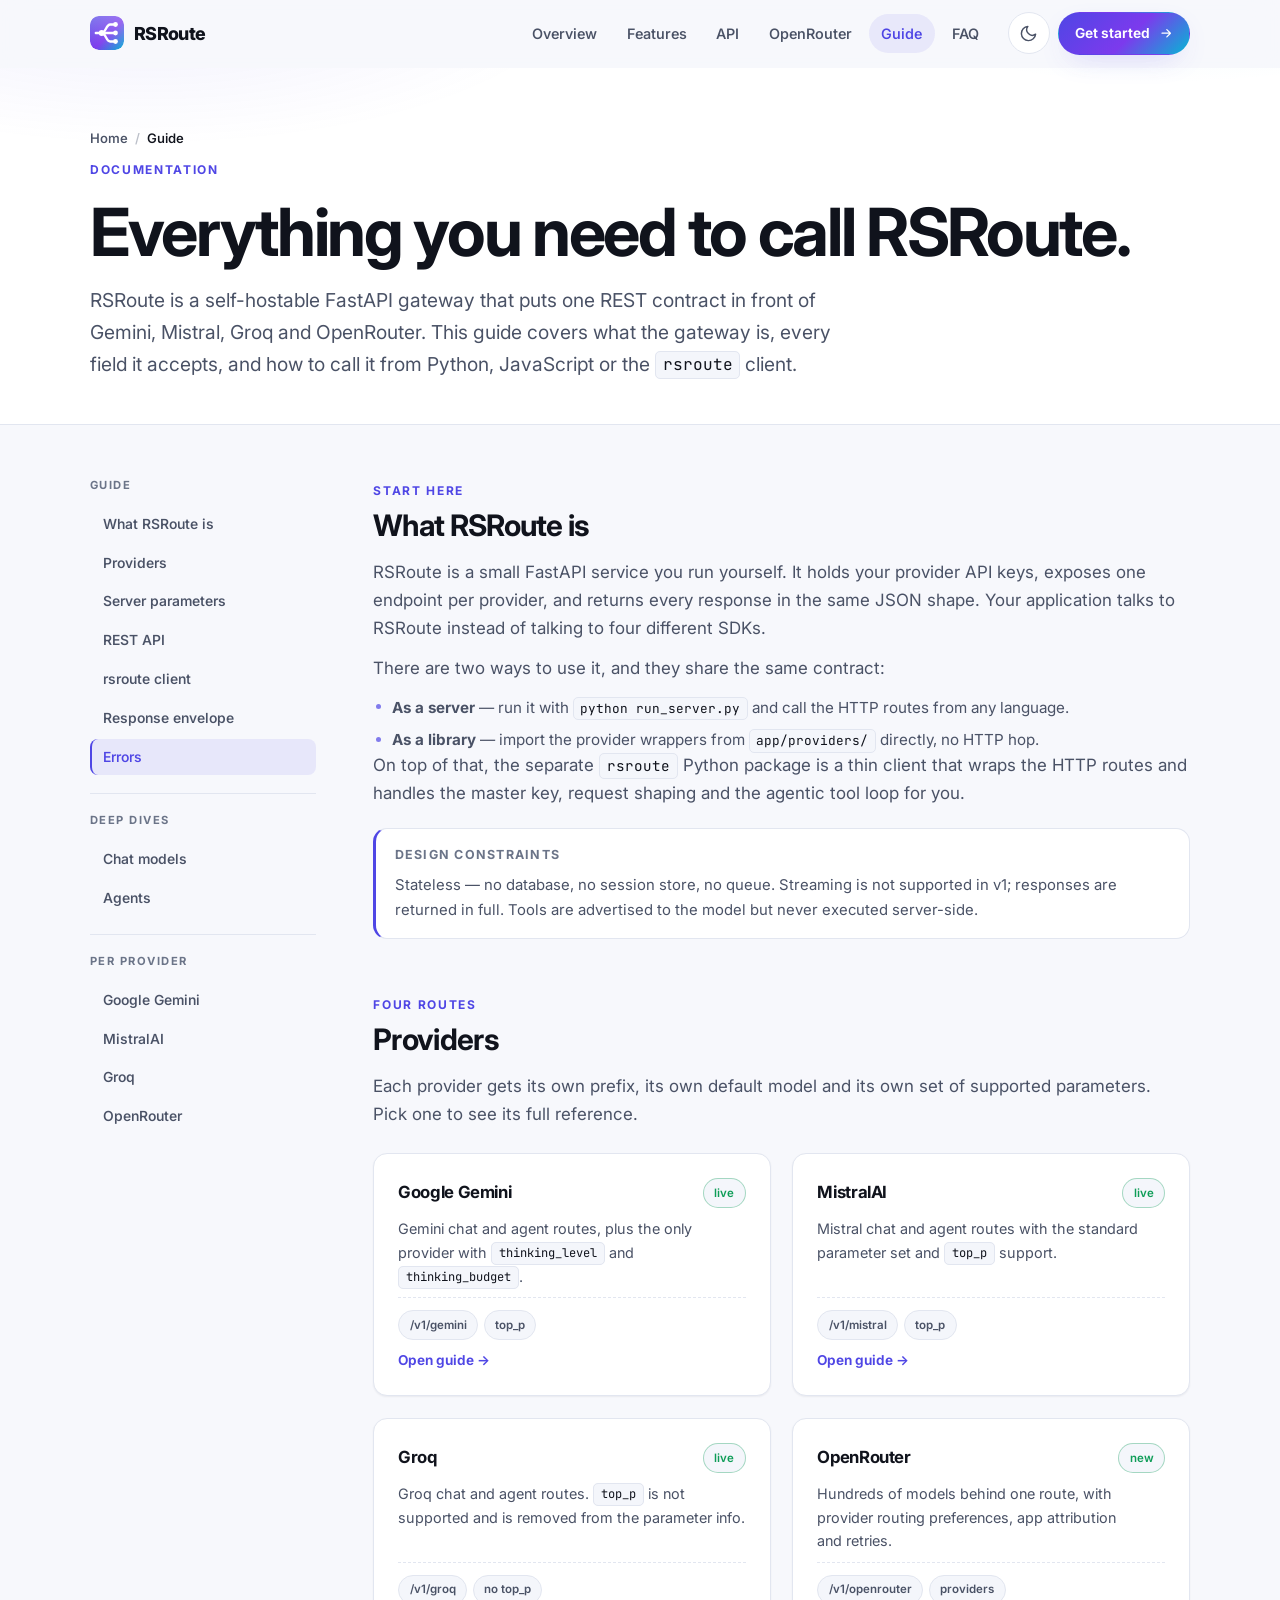
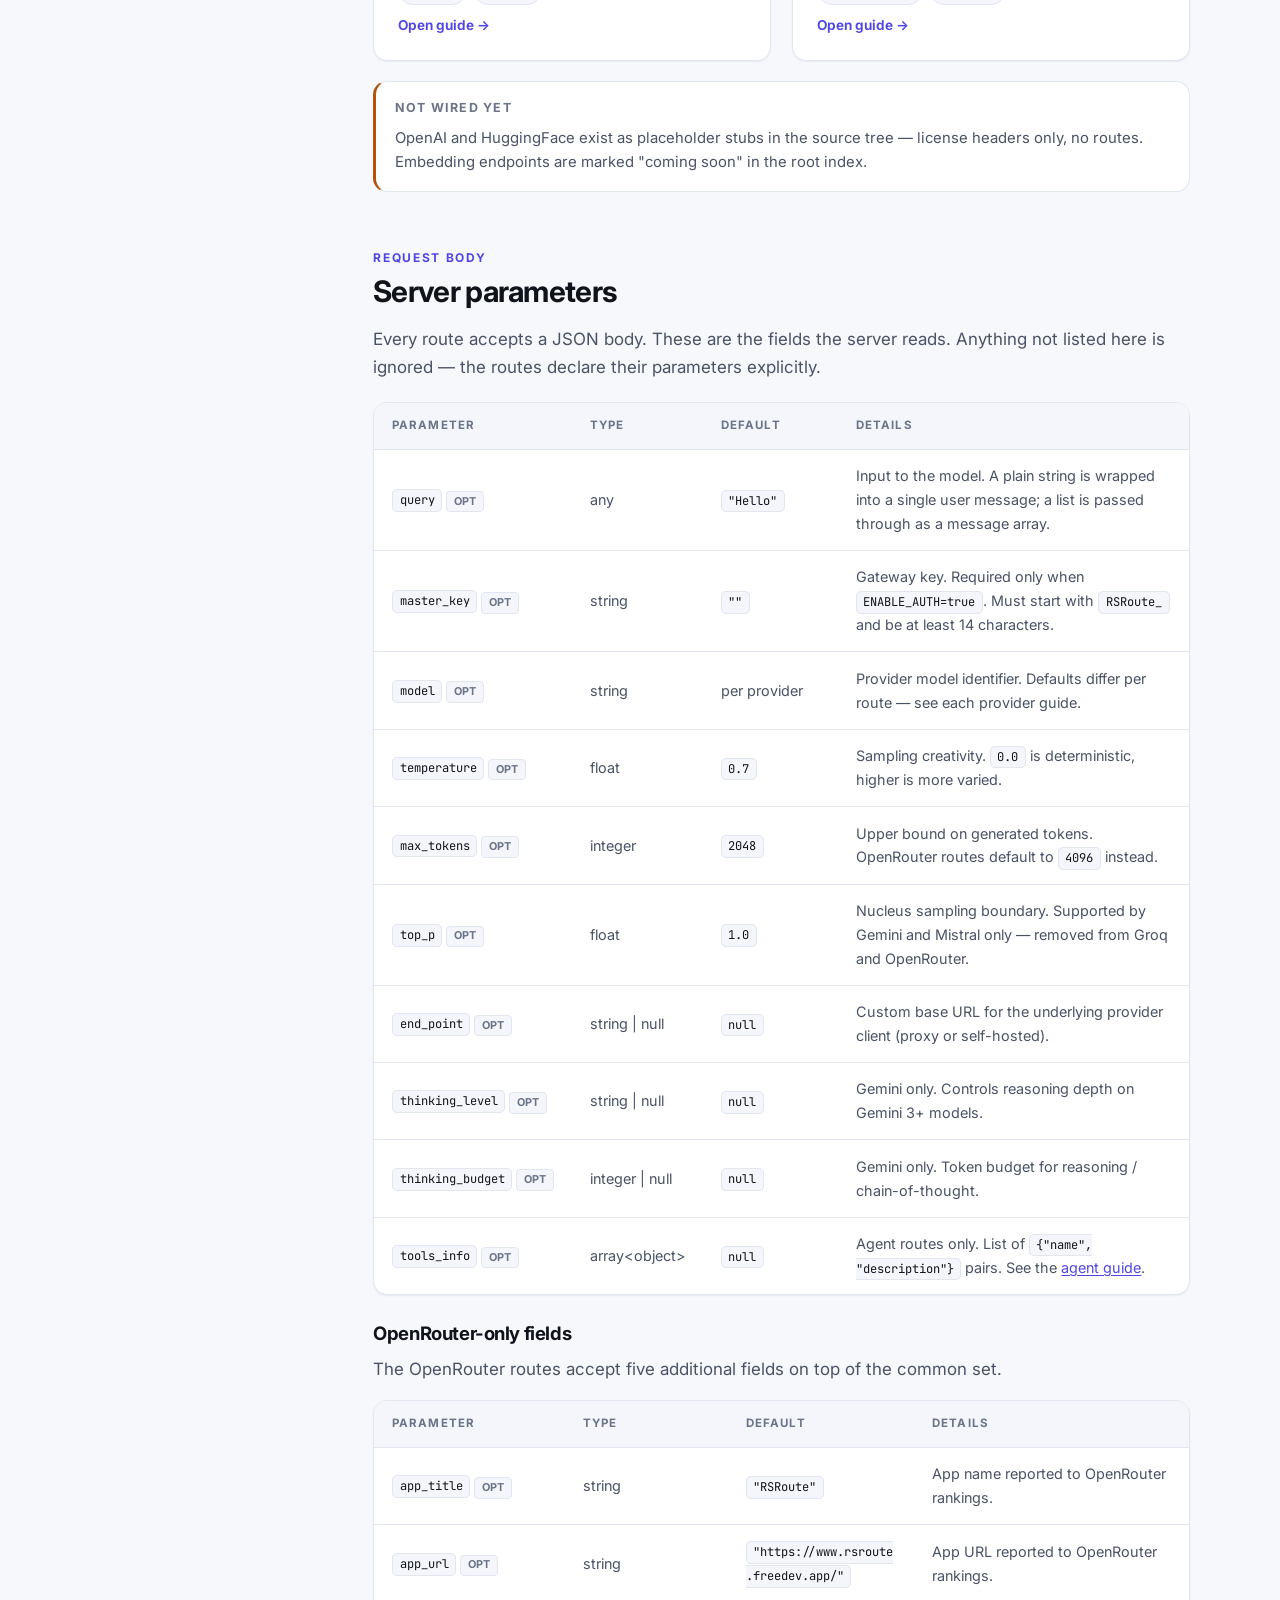
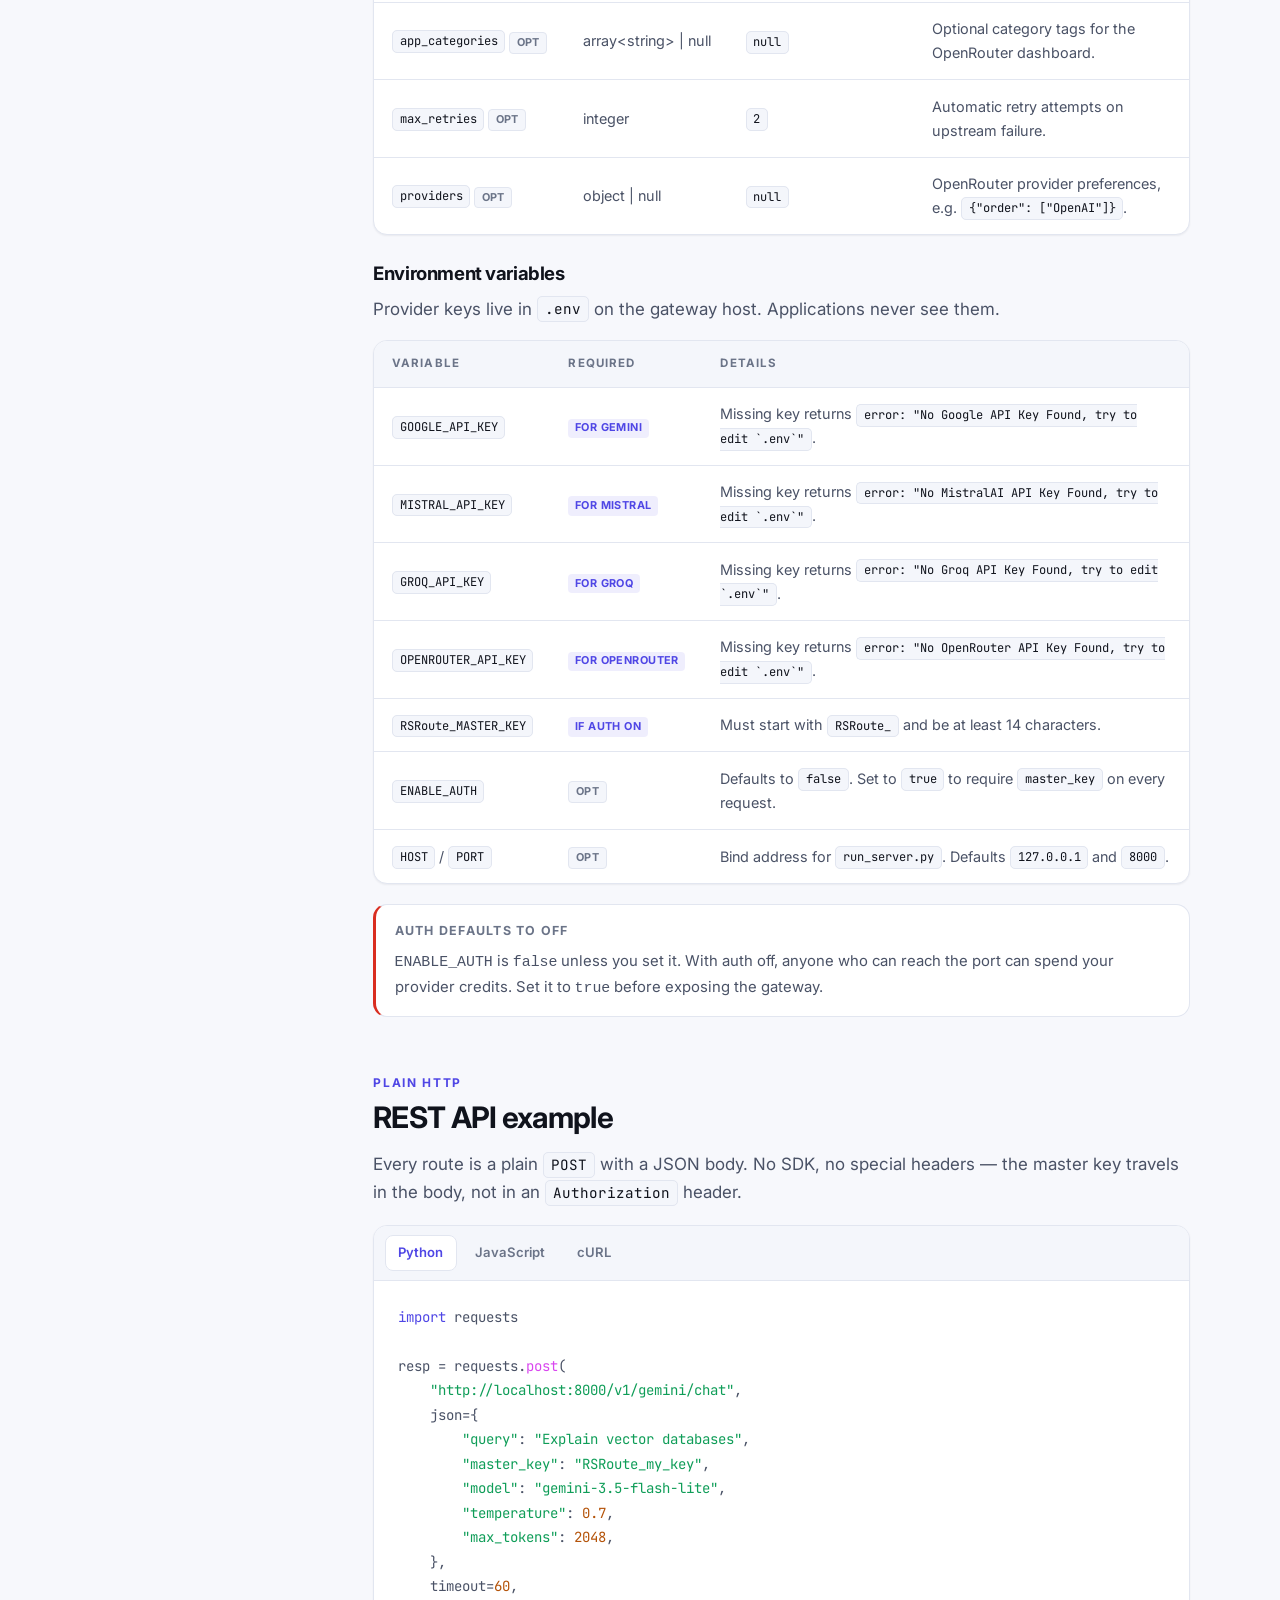
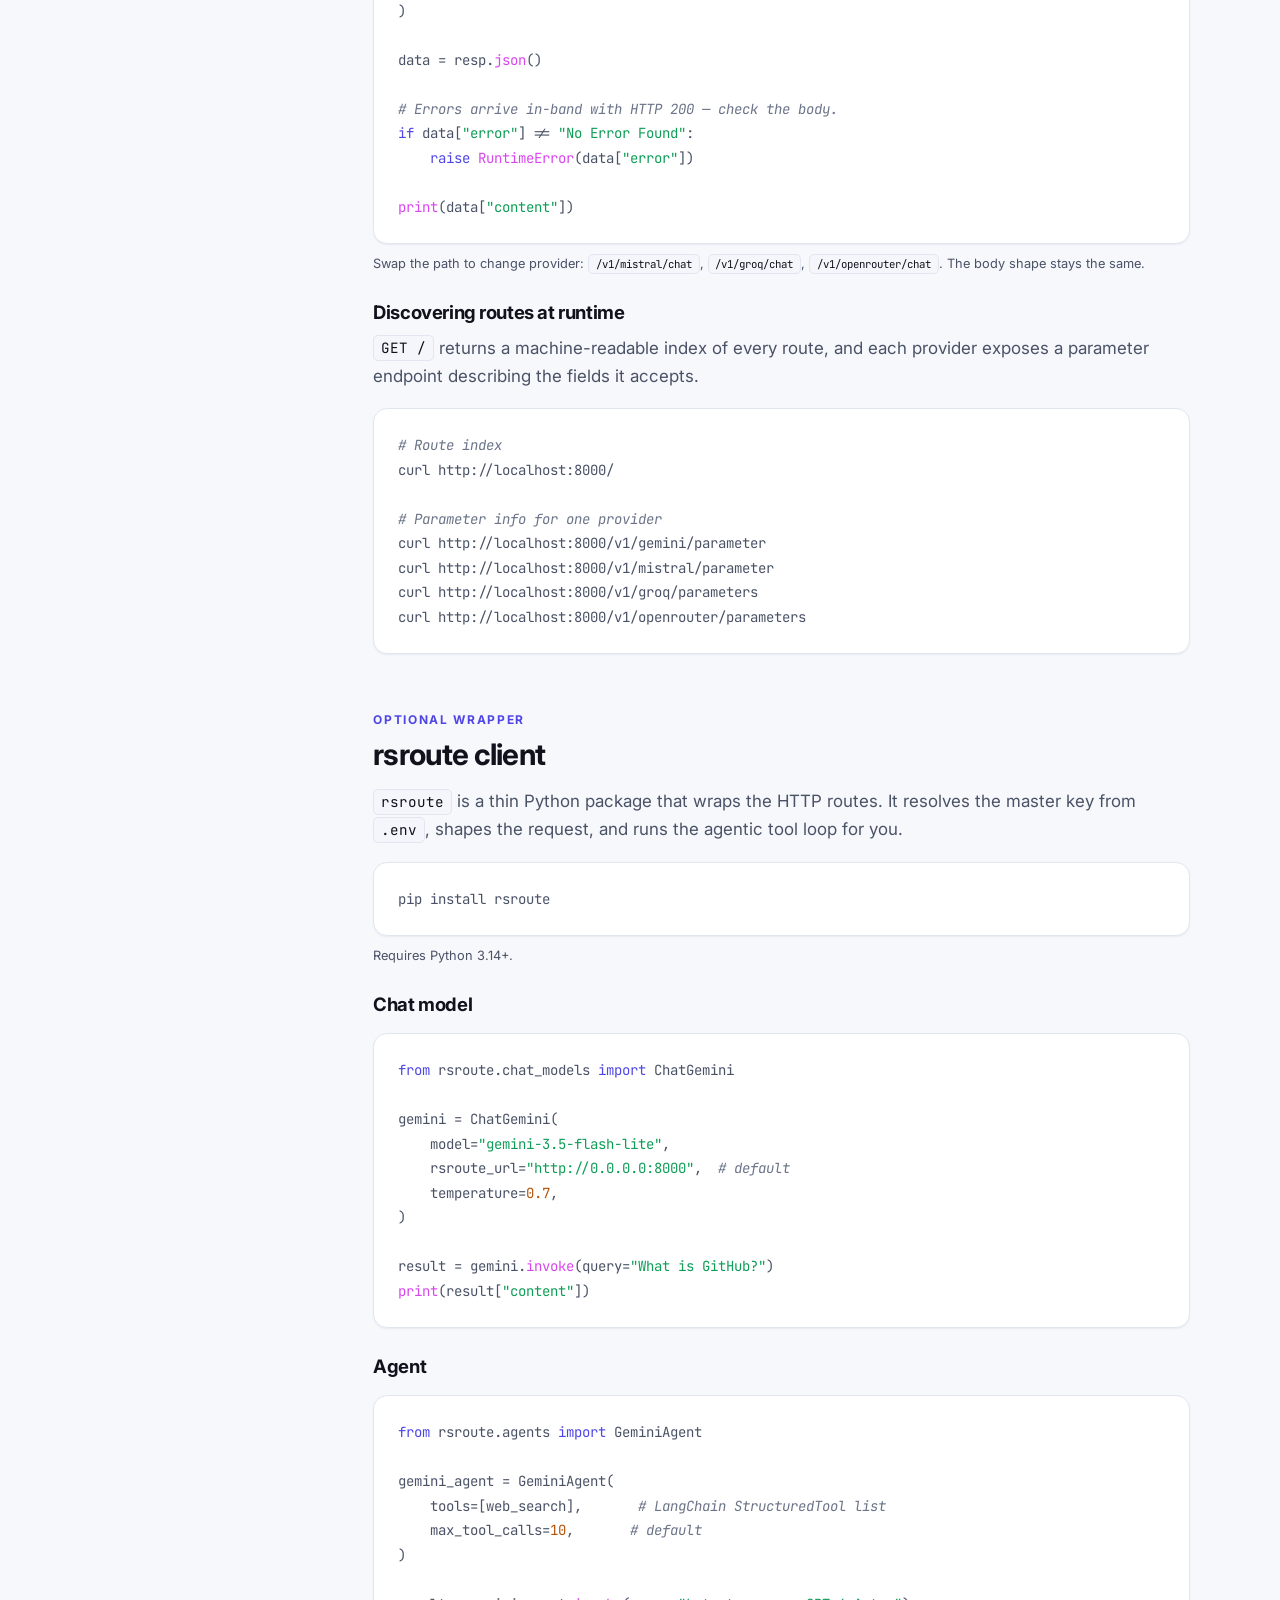
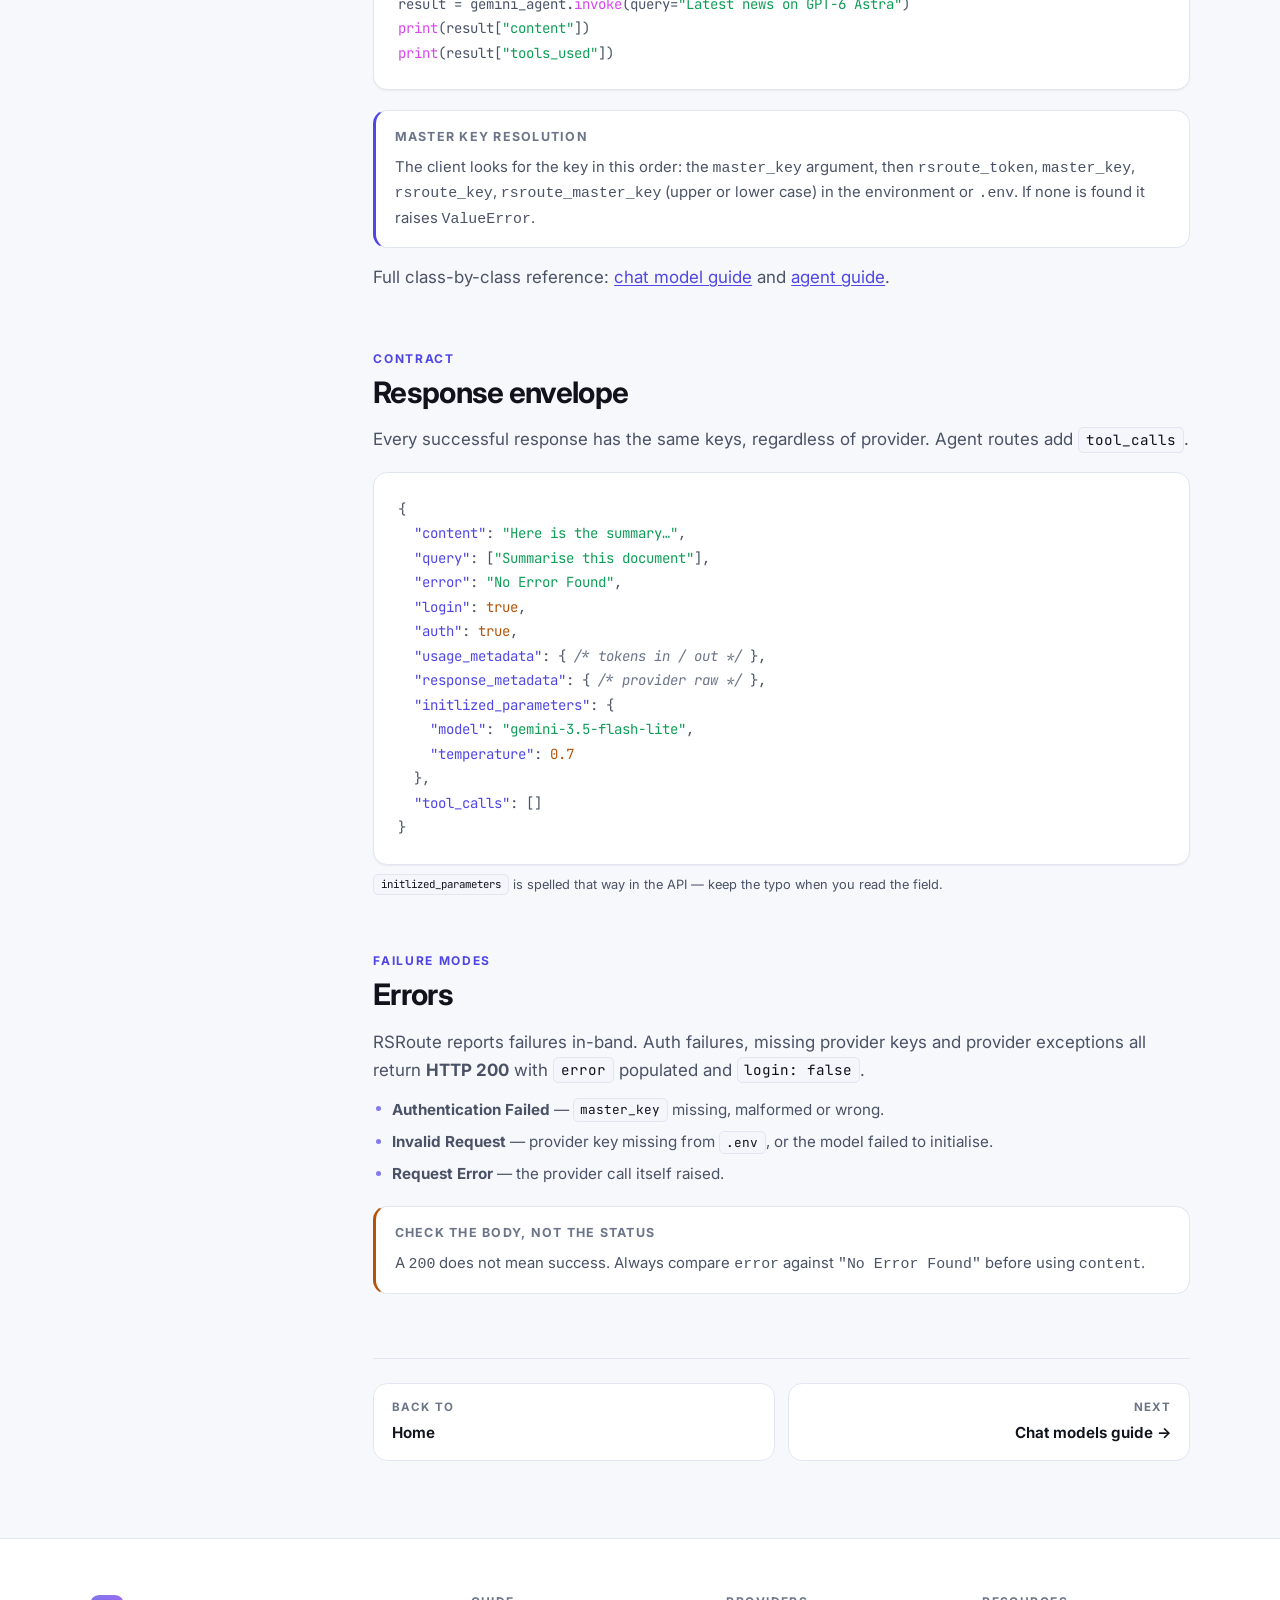
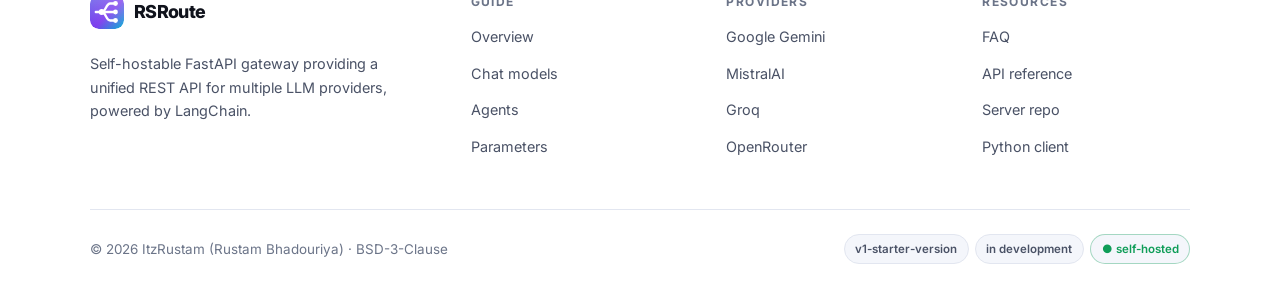
<file: guide/index.html>
<!DOCTYPE html>
<html lang="en" data-theme="light">
<head>
  <meta charset="UTF-8" />
  <meta name="viewport" content="width=device-width, initial-scale=1, viewport-fit=cover" />
  <title>Guide — RSRoute</title>
  <meta name="description" content="Complete RSRoute guide: what the gateway is, every server parameter it accepts, REST API examples in Python and JavaScript, and the rsroute Python client." />
  <meta name="theme-color" content="#f7f8fc" media="(prefers-color-scheme: light)" />
  <meta name="theme-color" content="#070a12" media="(prefers-color-scheme: dark)" />
  <meta name="color-scheme" content="light dark" />

  <link rel="icon" type="image/svg+xml" href="../assets/img/favicon.svg" />
  <link rel="apple-touch-icon" href="../assets/img/logo.svg" />

  <link rel="preconnect" href="https://fonts.googleapis.com" />
  <link rel="preconnect" href="https://fonts.gstatic.com" crossorigin />
  <link href="https://fonts.googleapis.com/css2?family=Inter:wght@400;500;600;700;800&family=JetBrains+Mono:wght@400;500;700&display=swap" rel="stylesheet" />

  <script src="../assets/js/theme-init.js"></script>

  <link rel="stylesheet" href="../assets/css/styles.css" />
  <link rel="stylesheet" href="../assets/css/guide.css" />
</head>
<body>
  <a class="skip-link" href="#main">Skip to content</a>

  <!-- ================= HEADER ================= -->
  <header class="site-header" id="siteHeader">
    <div class="container header-inner">
      <a class="brand" href="../index.html" aria-label="RSRoute home">
        <img src="../assets/img/logo.svg" alt="" width="34" height="34" />
        <span>RSRoute</span>
      </a>

      <nav class="nav" id="primaryNav" aria-label="Primary">
        <a href="../index.html#overview">Overview</a>
        <a href="../index.html#features">Features</a>
        <a href="../index.html#api">API</a>
        <a href="../index.html#openrouter">OpenRouter</a>
        <a href="index.html" class="is-active" aria-current="page">Guide</a>
        <a href="../index.html#faq">FAQ</a>
      </nav>

      <div class="header-actions">
        <button class="theme-toggle" id="themeToggle" type="button"
                aria-label="Switch to dark theme" title="Toggle theme">
          <svg class="icon-moon" viewBox="0 0 24 24" fill="none" stroke="currentColor"
               stroke-width="1.8" stroke-linecap="round" stroke-linejoin="round" aria-hidden="true">
            <path d="M21 12.8A9 9 0 1 1 11.2 3a7 7 0 0 0 9.8 9.8Z" />
          </svg>
          <svg class="icon-sun" viewBox="0 0 24 24" fill="none" stroke="currentColor"
               stroke-width="1.8" stroke-linecap="round" stroke-linejoin="round" aria-hidden="true">
            <circle cx="12" cy="12" r="4" />
            <path d="M12 2v2M12 20v2M4.9 4.9l1.4 1.4M17.7 17.7l1.4 1.4M2 12h2M20 12h2M4.9 19.1l1.4-1.4M17.7 6.3l1.4-1.4" />
          </svg>
        </button>

        <a class="btn btn--primary btn--sm" href="../index.html#quickstart">
          Get started
          <svg viewBox="0 0 24 24" fill="none" stroke="currentColor" stroke-width="2"
               stroke-linecap="round" stroke-linejoin="round" aria-hidden="true">
            <path d="M5 12h14M13 6l6 6-6 6" />
          </svg>
        </a>

        <button class="menu-toggle" id="menuToggle" type="button"
                aria-expanded="false" aria-controls="primaryNav" aria-label="Open menu">
          <svg class="icon-open" viewBox="0 0 24 24" fill="none" stroke="currentColor"
               stroke-width="2" stroke-linecap="round" aria-hidden="true">
            <path d="M4 7h16M4 12h16M4 17h16" />
          </svg>
          <svg class="icon-close" viewBox="0 0 24 24" fill="none" stroke="currentColor"
               stroke-width="2" stroke-linecap="round" aria-hidden="true">
            <path d="M6 6l12 12M18 6L6 18" />
          </svg>
        </button>
      </div>
    </div>
  </header>

  <main id="main">
    <!-- ================= GUIDE HERO ================= -->
    <section class="guide-hero">
      <div class="container">
        <nav class="breadcrumbs" aria-label="Breadcrumb">
          <a href="../index.html">Home</a>
          <span class="sep" aria-hidden="true">/</span>
          <span aria-current="page">Guide</span>
        </nav>
        <span class="eyebrow">Documentation</span>
        <h1>Everything you need to call RSRoute.</h1>
        <p class="lede">
          RSRoute is a self-hostable FastAPI gateway that puts one REST contract in front of
          Gemini, Mistral, Groq and OpenRouter. This guide covers what the gateway is, every
          field it accepts, and how to call it from Python, JavaScript or the
          <code class="mono">rsroute</code> client.
        </p>
      </div>
    </section>

    <div class="container guide-layout">
      <!-- ================= SIDEBAR ================= -->
      <aside class="guide-sidebar">
        <div class="guide-nav__group">
          <p class="guide-sidebar__title">Guide</p>
          <nav class="guide-nav" aria-label="Guide sections">
            <a href="#what-it-is">What RSRoute is</a>
            <a href="#providers">Providers</a>
            <a href="#parameters">Server parameters</a>
            <a href="#rest">REST API</a>
            <a href="#client">rsroute client</a>
            <a href="#envelope">Response envelope</a>
            <a href="#errors">Errors</a>
          </nav>
        </div>
        <div class="guide-nav__group">
          <p class="guide-sidebar__title">Deep dives</p>
          <nav class="guide-nav" aria-label="Deep dive guides">
            <a href="chat_model/index.html">Chat models</a>
            <a href="agent/index.html">Agents</a>
          </nav>
        </div>
        <div class="guide-nav__group">
          <p class="guide-sidebar__title">Per provider</p>
          <nav class="guide-nav" aria-label="Provider guides">
            <a href="gemini/index.html">Google Gemini</a>
            <a href="mistral/index.html">MistralAI</a>
            <a href="groq/index.html">Groq</a>
            <a href="openrouter/index.html">OpenRouter</a>
          </nav>
        </div>
      </aside>

      <!-- ================= CONTENT ================= -->
      <div class="guide-content">
        <!-- ---------- What it is ---------- -->
        <section id="what-it-is">
          <div class="guide-section-head">
            <span class="eyebrow">Start here</span>
            <h2>What RSRoute is</h2>
          </div>
          <p>
            RSRoute is a small FastAPI service you run yourself. It holds your provider API
            keys, exposes one endpoint per provider, and returns every response in the same
            JSON shape. Your application talks to RSRoute instead of talking to four different
            SDKs.
          </p>
          <p>
            There are two ways to use it, and they share the same contract:
          </p>
          <ul>
            <li>
              <strong>As a server</strong> — run it with <code class="mono">python run_server.py</code>
              and call the HTTP routes from any language.
            </li>
            <li>
              <strong>As a library</strong> — import the provider wrappers from
              <code class="mono">app/providers/</code> directly, no HTTP hop.
            </li>
          </ul>
          <p>
            On top of that, the separate <code class="mono">rsroute</code> Python package is a
            thin client that wraps the HTTP routes and handles the master key, request shaping
            and the agentic tool loop for you.
          </p>

          <div class="callout">
            <span class="callout__title">Design constraints</span>
            <p>
              Stateless — no database, no session store, no queue. Streaming is not supported in
              v1; responses are returned in full. Tools are advertised to the model but never
              executed server-side.
            </p>
          </div>
        </section>

        <!-- ---------- Providers ---------- -->
        <section id="providers">
          <div class="guide-section-head">
            <span class="eyebrow">Four routes</span>
            <h2>Providers</h2>
          </div>
          <p>
            Each provider gets its own prefix, its own default model and its own set of
            supported parameters. Pick one to see its full reference.
          </p>

          <div class="provider-grid">
            <a class="provider-card" href="gemini/index.html">
              <div class="provider-card__top">
                <h3>Google Gemini</h3>
                <span class="chip chip--ok">live</span>
              </div>
              <p>
                Gemini chat and agent routes, plus the only provider with
                <code class="mono">thinking_level</code> and <code class="mono">thinking_budget</code>.
              </p>
              <div class="provider-card__meta">
                <span class="chip">/v1/gemini</span>
                <span class="chip">top_p</span>
              </div>
              <span class="provider-card__cta">Open guide →</span>
            </a>

            <a class="provider-card" href="mistral/index.html">
              <div class="provider-card__top">
                <h3>MistralAI</h3>
                <span class="chip chip--ok">live</span>
              </div>
              <p>
                Mistral chat and agent routes with the standard parameter set and
                <code class="mono">top_p</code> support.
              </p>
              <div class="provider-card__meta">
                <span class="chip">/v1/mistral</span>
                <span class="chip">top_p</span>
              </div>
              <span class="provider-card__cta">Open guide →</span>
            </a>

            <a class="provider-card" href="groq/index.html">
              <div class="provider-card__top">
                <h3>Groq</h3>
                <span class="chip chip--ok">live</span>
              </div>
              <p>
                Groq chat and agent routes. <code class="mono">top_p</code> is not supported and is
                removed from the parameter info.
              </p>
              <div class="provider-card__meta">
                <span class="chip">/v1/groq</span>
                <span class="chip">no top_p</span>
              </div>
              <span class="provider-card__cta">Open guide →</span>
            </a>

            <a class="provider-card" href="openrouter/index.html">
              <div class="provider-card__top">
                <h3>OpenRouter</h3>
                <span class="chip chip--ok">new</span>
              </div>
              <p>
                Hundreds of models behind one route, with provider routing preferences, app
                attribution and retries.
              </p>
              <div class="provider-card__meta">
                <span class="chip">/v1/openrouter</span>
                <span class="chip">providers</span>
              </div>
              <span class="provider-card__cta">Open guide →</span>
            </a>
          </div>

          <div class="callout callout--warn">
            <span class="callout__title">Not wired yet</span>
            <p>
              OpenAI and HuggingFace exist as placeholder stubs in the source tree — license
              headers only, no routes. Embedding endpoints are marked "coming soon" in the root
              index.
            </p>
          </div>
        </section>

        <!-- ---------- Server parameters ---------- -->
        <section id="parameters">
          <div class="guide-section-head">
            <span class="eyebrow">Request body</span>
            <h2>Server parameters</h2>
          </div>
          <p>
            Every route accepts a JSON body. These are the fields the server reads. Anything not
            listed here is ignored — the routes declare their parameters explicitly.
          </p>

          <div class="table-scroll" style="margin-top:1.25rem">
            <table class="param-table">
              <caption class="sr-only">Common RSRoute request parameters</caption>
              <thead>
                <tr>
                  <th scope="col">Parameter</th>
                  <th scope="col">Type</th>
                  <th scope="col">Default</th>
                  <th scope="col">Details</th>
                </tr>
              </thead>
              <tbody>
                <tr>
                  <td><code>query</code> <span class="opt">opt</span></td>
                  <td>any</td>
                  <td><code>"Hello"</code></td>
                  <td>
                    Input to the model. A plain string is wrapped into a single user message;
                    a list is passed through as a message array.
                  </td>
                </tr>
                <tr>
                  <td><code>master_key</code> <span class="opt">opt</span></td>
                  <td>string</td>
                  <td><code>""</code></td>
                  <td>
                    Gateway key. Required only when <code>ENABLE_AUTH=true</code>. Must start with
                    <code>RSRoute_</code> and be at least 14 characters.
                  </td>
                </tr>
                <tr>
                  <td><code>model</code> <span class="opt">opt</span></td>
                  <td>string</td>
                  <td>per provider</td>
                  <td>Provider model identifier. Defaults differ per route — see each provider guide.</td>
                </tr>
                <tr>
                  <td><code>temperature</code> <span class="opt">opt</span></td>
                  <td>float</td>
                  <td><code>0.7</code></td>
                  <td>Sampling creativity. <code>0.0</code> is deterministic, higher is more varied.</td>
                </tr>
                <tr>
                  <td><code>max_tokens</code> <span class="opt">opt</span></td>
                  <td>integer</td>
                  <td><code>2048</code></td>
                  <td>
                    Upper bound on generated tokens. OpenRouter routes default to
                    <code>4096</code> instead.
                  </td>
                </tr>
                <tr>
                  <td><code>top_p</code> <span class="opt">opt</span></td>
                  <td>float</td>
                  <td><code>1.0</code></td>
                  <td>
                    Nucleus sampling boundary. Supported by Gemini and Mistral only — removed from
                    Groq and OpenRouter.
                  </td>
                </tr>
                <tr>
                  <td><code>end_point</code> <span class="opt">opt</span></td>
                  <td>string | null</td>
                  <td><code>null</code></td>
                  <td>Custom base URL for the underlying provider client (proxy or self-hosted).</td>
                </tr>
                <tr>
                  <td><code>thinking_level</code> <span class="opt">opt</span></td>
                  <td>string | null</td>
                  <td><code>null</code></td>
                  <td>Gemini only. Controls reasoning depth on Gemini 3+ models.</td>
                </tr>
                <tr>
                  <td><code>thinking_budget</code> <span class="opt">opt</span></td>
                  <td>integer | null</td>
                  <td><code>null</code></td>
                  <td>Gemini only. Token budget for reasoning / chain-of-thought.</td>
                </tr>
                <tr>
                  <td><code>tools_info</code> <span class="opt">opt</span></td>
                  <td>array&lt;object&gt;</td>
                  <td><code>null</code></td>
                  <td>
                    Agent routes only. List of <code>{"name", "description"}</code> pairs. See the
                    <a class="inline-link" href="agent/index.html">agent guide</a>.
                  </td>
                </tr>
              </tbody>
            </table>
          </div>

          <h3>OpenRouter-only fields</h3>
          <p>
            The OpenRouter routes accept five additional fields on top of the common set.
          </p>
          <div class="table-scroll" style="margin-top:1rem">
            <table class="param-table">
              <caption class="sr-only">OpenRouter-only request parameters</caption>
              <thead>
                <tr>
                  <th scope="col">Parameter</th>
                  <th scope="col">Type</th>
                  <th scope="col">Default</th>
                  <th scope="col">Details</th>
                </tr>
              </thead>
              <tbody>
                <tr>
                  <td><code>app_title</code> <span class="opt">opt</span></td>
                  <td>string</td>
                  <td><code>"RSRoute"</code></td>
                  <td>App name reported to OpenRouter rankings.</td>
                </tr>
                <tr>
                  <td><code>app_url</code> <span class="opt">opt</span></td>
                  <td>string</td>
                  <td><code>"https://www.rsroute.freedev.app/"</code></td>
                  <td>App URL reported to OpenRouter rankings.</td>
                </tr>
                <tr>
                  <td><code>app_categories</code> <span class="opt">opt</span></td>
                  <td>array&lt;string&gt; | null</td>
                  <td><code>null</code></td>
                  <td>Optional category tags for the OpenRouter dashboard.</td>
                </tr>
                <tr>
                  <td><code>max_retries</code> <span class="opt">opt</span></td>
                  <td>integer</td>
                  <td><code>2</code></td>
                  <td>Automatic retry attempts on upstream failure.</td>
                </tr>
                <tr>
                  <td><code>providers</code> <span class="opt">opt</span></td>
                  <td>object | null</td>
                  <td><code>null</code></td>
                  <td>
                    OpenRouter provider preferences, e.g.
                    <code>{"order": ["OpenAI"]}</code>.
                  </td>
                </tr>
              </tbody>
            </table>
          </div>

          <h3>Environment variables</h3>
          <p>
            Provider keys live in <code class="mono">.env</code> on the gateway host. Applications
            never see them.
          </p>
          <div class="table-scroll" style="margin-top:1rem">
            <table class="param-table">
              <caption class="sr-only">Server environment variables</caption>
              <thead>
                <tr>
                  <th scope="col">Variable</th>
                  <th scope="col">Required</th>
                  <th scope="col">Details</th>
                </tr>
              </thead>
              <tbody>
                <tr>
                  <td><code>GOOGLE_API_KEY</code></td>
                  <td><span class="req">for gemini</span></td>
                  <td>Missing key returns <code>error: "No Google API Key Found, try to edit `.env`"</code>.</td>
                </tr>
                <tr>
                  <td><code>MISTRAL_API_KEY</code></td>
                  <td><span class="req">for mistral</span></td>
                  <td>Missing key returns <code>error: "No MistralAI API Key Found, try to edit `.env`"</code>.</td>
                </tr>
                <tr>
                  <td><code>GROQ_API_KEY</code></td>
                  <td><span class="req">for groq</span></td>
                  <td>Missing key returns <code>error: "No Groq API Key Found, try to edit `.env`"</code>.</td>
                </tr>
                <tr>
                  <td><code>OPENROUTER_API_KEY</code></td>
                  <td><span class="req">for openrouter</span></td>
                  <td>Missing key returns <code>error: "No OpenRouter API Key Found, try to edit `.env`"</code>.</td>
                </tr>
                <tr>
                  <td><code>RSRoute_MASTER_KEY</code></td>
                  <td><span class="req">if auth on</span></td>
                  <td>Must start with <code>RSRoute_</code> and be at least 14 characters.</td>
                </tr>
                <tr>
                  <td><code>ENABLE_AUTH</code></td>
                  <td><span class="opt">opt</span></td>
                  <td>
                    Defaults to <code>false</code>. Set to <code>true</code> to require
                    <code>master_key</code> on every request.
                  </td>
                </tr>
                <tr>
                  <td><code>HOST</code> / <code>PORT</code></td>
                  <td><span class="opt">opt</span></td>
                  <td>Bind address for <code>run_server.py</code>. Defaults <code>127.0.0.1</code> and <code>8000</code>.</td>
                </tr>
              </tbody>
            </table>
          </div>

          <div class="callout callout--danger">
            <span class="callout__title">Auth defaults to off</span>
            <p>
              <code>ENABLE_AUTH</code> is <code>false</code> unless you set it. With auth off,
              anyone who can reach the port can spend your provider credits. Set it to
              <code>true</code> before exposing the gateway.
            </p>
          </div>
        </section>

        <!-- ---------- REST API ---------- -->
        <section id="rest">
          <div class="guide-section-head">
            <span class="eyebrow">Plain HTTP</span>
            <h2>REST API example</h2>
          </div>
          <p>
            Every route is a plain <code class="mono">POST</code> with a JSON body. No SDK, no
            special headers — the master key travels in the body, not in an
            <code class="mono">Authorization</code> header.
          </p>

          <div class="code-wrap">
            <div class="code-tabs" role="tablist" aria-label="REST API examples">
              <button class="code-tab" role="tab" aria-selected="true" aria-controls="panel-rest-py" id="tab-rest-py" type="button">Python</button>
              <button class="code-tab" role="tab" aria-selected="false" aria-controls="panel-rest-js" id="tab-rest-js" type="button">JavaScript</button>
              <button class="code-tab" role="tab" aria-selected="false" aria-controls="panel-rest-curl" id="tab-rest-curl" type="button">cURL</button>
            </div>

            <div class="code-panel is-active" id="panel-rest-py" role="tabpanel" aria-labelledby="tab-rest-py">
<pre><code><span class="tok-key">import</span> requests

resp = requests.<span class="tok-fn">post</span>(
    <span class="tok-str">"http://localhost:8000/v1/gemini/chat"</span>,
    json={
        <span class="tok-str">"query"</span>: <span class="tok-str">"Explain vector databases"</span>,
        <span class="tok-str">"master_key"</span>: <span class="tok-str">"RSRoute_my_key"</span>,
        <span class="tok-str">"model"</span>: <span class="tok-str">"gemini-3.5-flash-lite"</span>,
        <span class="tok-str">"temperature"</span>: <span class="tok-num">0.7</span>,
        <span class="tok-str">"max_tokens"</span>: <span class="tok-num">2048</span>,
    },
    timeout=<span class="tok-num">60</span>,
)

data = resp.<span class="tok-fn">json</span>()

<span class="tok-com"># Errors arrive in-band with HTTP 200 — check the body.</span>
<span class="tok-key">if</span> data[<span class="tok-str">"error"</span>] != <span class="tok-str">"No Error Found"</span>:
    <span class="tok-key">raise</span> <span class="tok-fn">RuntimeError</span>(data[<span class="tok-str">"error"</span>])

<span class="tok-fn">print</span>(data[<span class="tok-str">"content"</span>])</code></pre>
            </div>

            <div class="code-panel" id="panel-rest-js" role="tabpanel" aria-labelledby="tab-rest-js">
<pre><code><span class="tok-key">const</span> resp = <span class="tok-key">await</span> <span class="tok-fn">fetch</span>(<span class="tok-str">"http://localhost:8000/v1/gemini/chat"</span>, {
  method: <span class="tok-str">"POST"</span>,
  headers: { <span class="tok-str">"Content-Type"</span>: <span class="tok-str">"application/json"</span> },
  body: <span class="tok-fn">JSON.stringify</span>({
    query: <span class="tok-str">"Explain vector databases"</span>,
    master_key: <span class="tok-str">"RSRoute_my_key"</span>,
    model: <span class="tok-str">"gemini-3.5-flash-lite"</span>,
    temperature: <span class="tok-num">0.7</span>,
    max_tokens: <span class="tok-num">2048</span>,
  }),
});

<span class="tok-key">const</span> data = <span class="tok-key">await</span> resp.<span class="tok-fn">json</span>();

<span class="tok-com">// Errors arrive in-band with HTTP 200 — check the body.</span>
<span class="tok-key">if</span> (data.error !== <span class="tok-str">"No Error Found"</span>) {
  <span class="tok-key">throw new</span> <span class="tok-fn">Error</span>(data.error);
}

console.<span class="tok-fn">log</span>(data.content);</code></pre>
            </div>

            <div class="code-panel" id="panel-rest-curl" role="tabpanel" aria-labelledby="tab-rest-curl">
<pre><code>curl -X POST http://localhost:8000/v1/gemini/chat \
  -H <span class="tok-str">"Content-Type: application/json"</span> \
  -d <span class="tok-str">'{
    "query": "Explain vector databases",
    "master_key": "RSRoute_my_key",
    "model": "gemini-3.5-flash-lite",
    "temperature": 0.7,
    "max_tokens": 2048
  }'</span></code></pre>
            </div>
          </div>
          <p class="code-caption">
            Swap the path to change provider: <code class="mono">/v1/mistral/chat</code>,
            <code class="mono">/v1/groq/chat</code>, <code class="mono">/v1/openrouter/chat</code>.
            The body shape stays the same.
          </p>

          <h3>Discovering routes at runtime</h3>
          <p>
            <code class="mono">GET /</code> returns a machine-readable index of every route, and
            each provider exposes a parameter endpoint describing the fields it accepts.
          </p>
          <div class="code-wrap">
<pre><code><span class="tok-com"># Route index</span>
curl http://localhost:8000/

<span class="tok-com"># Parameter info for one provider</span>
curl http://localhost:8000/v1/gemini/parameter
curl http://localhost:8000/v1/mistral/parameter
curl http://localhost:8000/v1/groq/parameters
curl http://localhost:8000/v1/openrouter/parameters</code></pre>
          </div>
        </section>

        <!-- ---------- rsroute client ---------- -->
        <section id="client">
          <div class="guide-section-head">
            <span class="eyebrow">Optional wrapper</span>
            <h2>rsroute client</h2>
          </div>
          <p>
            <code class="mono">rsroute</code> is a thin Python package that wraps the HTTP routes.
            It resolves the master key from <code class="mono">.env</code>, shapes the request, and
            runs the agentic tool loop for you.
          </p>
          <div class="code-wrap">
<pre><code>pip install rsroute</code></pre>
          </div>
          <p class="code-caption">Requires Python 3.14+.</p>

          <h3>Chat model</h3>
          <div class="code-wrap">
<pre><code><span class="tok-key">from</span> rsroute.chat_models <span class="tok-key">import</span> ChatGemini

gemini = ChatGemini(
    model=<span class="tok-str">"gemini-3.5-flash-lite"</span>,
    rsroute_url=<span class="tok-str">"http://0.0.0.0:8000"</span>,  <span class="tok-com"># default</span>
    temperature=<span class="tok-num">0.7</span>,
)

result = gemini.<span class="tok-fn">invoke</span>(query=<span class="tok-str">"What is GitHub?"</span>)
<span class="tok-fn">print</span>(result[<span class="tok-str">"content"</span>])</code></pre>
          </div>

          <h3>Agent</h3>
          <div class="code-wrap">
<pre><code><span class="tok-key">from</span> rsroute.agents <span class="tok-key">import</span> GeminiAgent

gemini_agent = GeminiAgent(
    tools=[web_search],       <span class="tok-com"># LangChain StructuredTool list</span>
    max_tool_calls=<span class="tok-num">10</span>,       <span class="tok-com"># default</span>
)

result = gemini_agent.<span class="tok-fn">invoke</span>(query=<span class="tok-str">"Latest news on GPT-6 Astra"</span>)
<span class="tok-fn">print</span>(result[<span class="tok-str">"content"</span>])
<span class="tok-fn">print</span>(result[<span class="tok-str">"tools_used"</span>])</code></pre>
          </div>

          <div class="callout">
            <span class="callout__title">Master key resolution</span>
            <p>
              The client looks for the key in this order: the <code>master_key</code> argument,
              then <code>rsroute_token</code>, <code>master_key</code>, <code>rsroute_key</code>,
              <code>rsroute_master_key</code> (upper or lower case) in the environment or
              <code>.env</code>. If none is found it raises <code>ValueError</code>.
            </p>
          </div>

          <p style="margin-top:1rem">
            Full class-by-class reference:
            <a class="inline-link" href="chat_model/index.html">chat model guide</a> and
            <a class="inline-link" href="agent/index.html">agent guide</a>.
          </p>
        </section>

        <!-- ---------- Envelope ---------- -->
        <section id="envelope">
          <div class="guide-section-head">
            <span class="eyebrow">Contract</span>
            <h2>Response envelope</h2>
          </div>
          <p>
            Every successful response has the same keys, regardless of provider. Agent routes add
            <code class="mono">tool_calls</code>.
          </p>
          <div class="code-wrap">
<pre><code>{
  <span class="tok-key">"content"</span>: <span class="tok-str">"Here is the summary…"</span>,
  <span class="tok-key">"query"</span>: [<span class="tok-str">"Summarise this document"</span>],
  <span class="tok-key">"error"</span>: <span class="tok-str">"No Error Found"</span>,
  <span class="tok-key">"login"</span>: <span class="tok-num">true</span>,
  <span class="tok-key">"auth"</span>: <span class="tok-num">true</span>,
  <span class="tok-key">"usage_metadata"</span>: { <span class="tok-com">/* tokens in / out */</span> },
  <span class="tok-key">"response_metadata"</span>: { <span class="tok-com">/* provider raw */</span> },
  <span class="tok-key">"initlized_parameters"</span>: {
    <span class="tok-key">"model"</span>: <span class="tok-str">"gemini-3.5-flash-lite"</span>,
    <span class="tok-key">"temperature"</span>: <span class="tok-num">0.7</span>
  },
  <span class="tok-key">"tool_calls"</span>: []
}</code></pre>
          </div>
          <p class="code-caption">
            <code class="mono">initlized_parameters</code> is spelled that way in the API — keep the
            typo when you read the field.
          </p>
        </section>

        <!-- ---------- Errors ---------- -->
        <section id="errors">
          <div class="guide-section-head">
            <span class="eyebrow">Failure modes</span>
            <h2>Errors</h2>
          </div>
          <p>
            RSRoute reports failures in-band. Auth failures, missing provider keys and provider
            exceptions all return <strong>HTTP 200</strong> with <code class="mono">error</code>
            populated and <code class="mono">login: false</code>.
          </p>
          <ul>
            <li><strong>Authentication Failed</strong> — <code class="mono">master_key</code> missing, malformed or wrong.</li>
            <li><strong>Invalid Request</strong> — provider key missing from <code class="mono">.env</code>, or the model failed to initialise.</li>
            <li><strong>Request Error</strong> — the provider call itself raised.</li>
          </ul>
          <div class="callout callout--warn">
            <span class="callout__title">Check the body, not the status</span>
            <p>
              A <code>200</code> does not mean success. Always compare
              <code>error</code> against <code>"No Error Found"</code> before using
              <code>content</code>.
            </p>
          </div>
        </section>

        <!-- ---------- Pager ---------- -->
        <nav class="guide-pager" aria-label="Guide pagination">
          <a href="../index.html">
            <span class="dir">Back to</span>
            <span class="label">Home</span>
          </a>
          <a class="next" href="chat_model/index.html">
            <span class="dir">Next</span>
            <span class="label">Chat models guide →</span>
          </a>
        </nav>
      </div>
    </div>
  </main>

  <!-- ================= FOOTER ================= -->
  <footer class="site-footer">
    <div class="container">
      <div class="footer-grid">
        <div class="footer-brand">
          <a class="brand" href="../index.html" aria-label="RSRoute home">
            <img src="../assets/img/logo.svg" alt="" width="34" height="34" />
            <span>RSRoute</span>
          </a>
          <p>
            Self-hostable FastAPI gateway providing a unified REST API for multiple LLM
            providers, powered by LangChain.
          </p>
        </div>

        <div class="footer-col">
          <h4>Guide</h4>
          <ul>
            <li><a href="index.html">Overview</a></li>
            <li><a href="chat_model/index.html">Chat models</a></li>
            <li><a href="agent/index.html">Agents</a></li>
            <li><a href="index.html#parameters">Parameters</a></li>
          </ul>
        </div>

        <div class="footer-col">
          <h4>Providers</h4>
          <ul>
            <li><a href="gemini/index.html">Google Gemini</a></li>
            <li><a href="mistral/index.html">MistralAI</a></li>
            <li><a href="groq/index.html">Groq</a></li>
            <li><a href="openrouter/index.html">OpenRouter</a></li>
          </ul>
        </div>

        <div class="footer-col">
          <h4>Resources</h4>
          <ul>
            <li><a href="../index.html#faq">FAQ</a></li>
            <li><a href="../index.html#api">API reference</a></li>
            <li><a href="https://www.github.com/ItzRustam/rsroute" target="_blank" rel="noopener noreferrer">Server repo</a></li>
            <li><a href="https://www.github.com/ItzRustam/rsroute-package" target="_blank" rel="noopener noreferrer">Python client</a></li>
          </ul>
        </div>
      </div>

      <div class="footer-bottom">
        <span>&copy; 2026 ItzRustam (Rustam Bhadouriya) &middot; BSD-3-Clause</span>
        <div class="badge-row">
          <span class="chip">v1-starter-version</span>
          <span class="chip">in development</span>
          <span class="chip chip--ok">&#9679; self-hosted</span>
        </div>
      </div>
    </div>
  </footer>

  <button class="to-top" id="toTop" type="button" aria-label="Back to top">
    <svg viewBox="0 0 24 24" fill="none" stroke="currentColor" stroke-width="2"
         stroke-linecap="round" stroke-linejoin="round" aria-hidden="true">
      <path d="M12 19V5M6 11l6-6 6 6" />
    </svg>
  </button>

  <script src="../assets/js/main.js"></script>
  <script src="../assets/js/guide.js"></script>
</body>
</html>
</file>
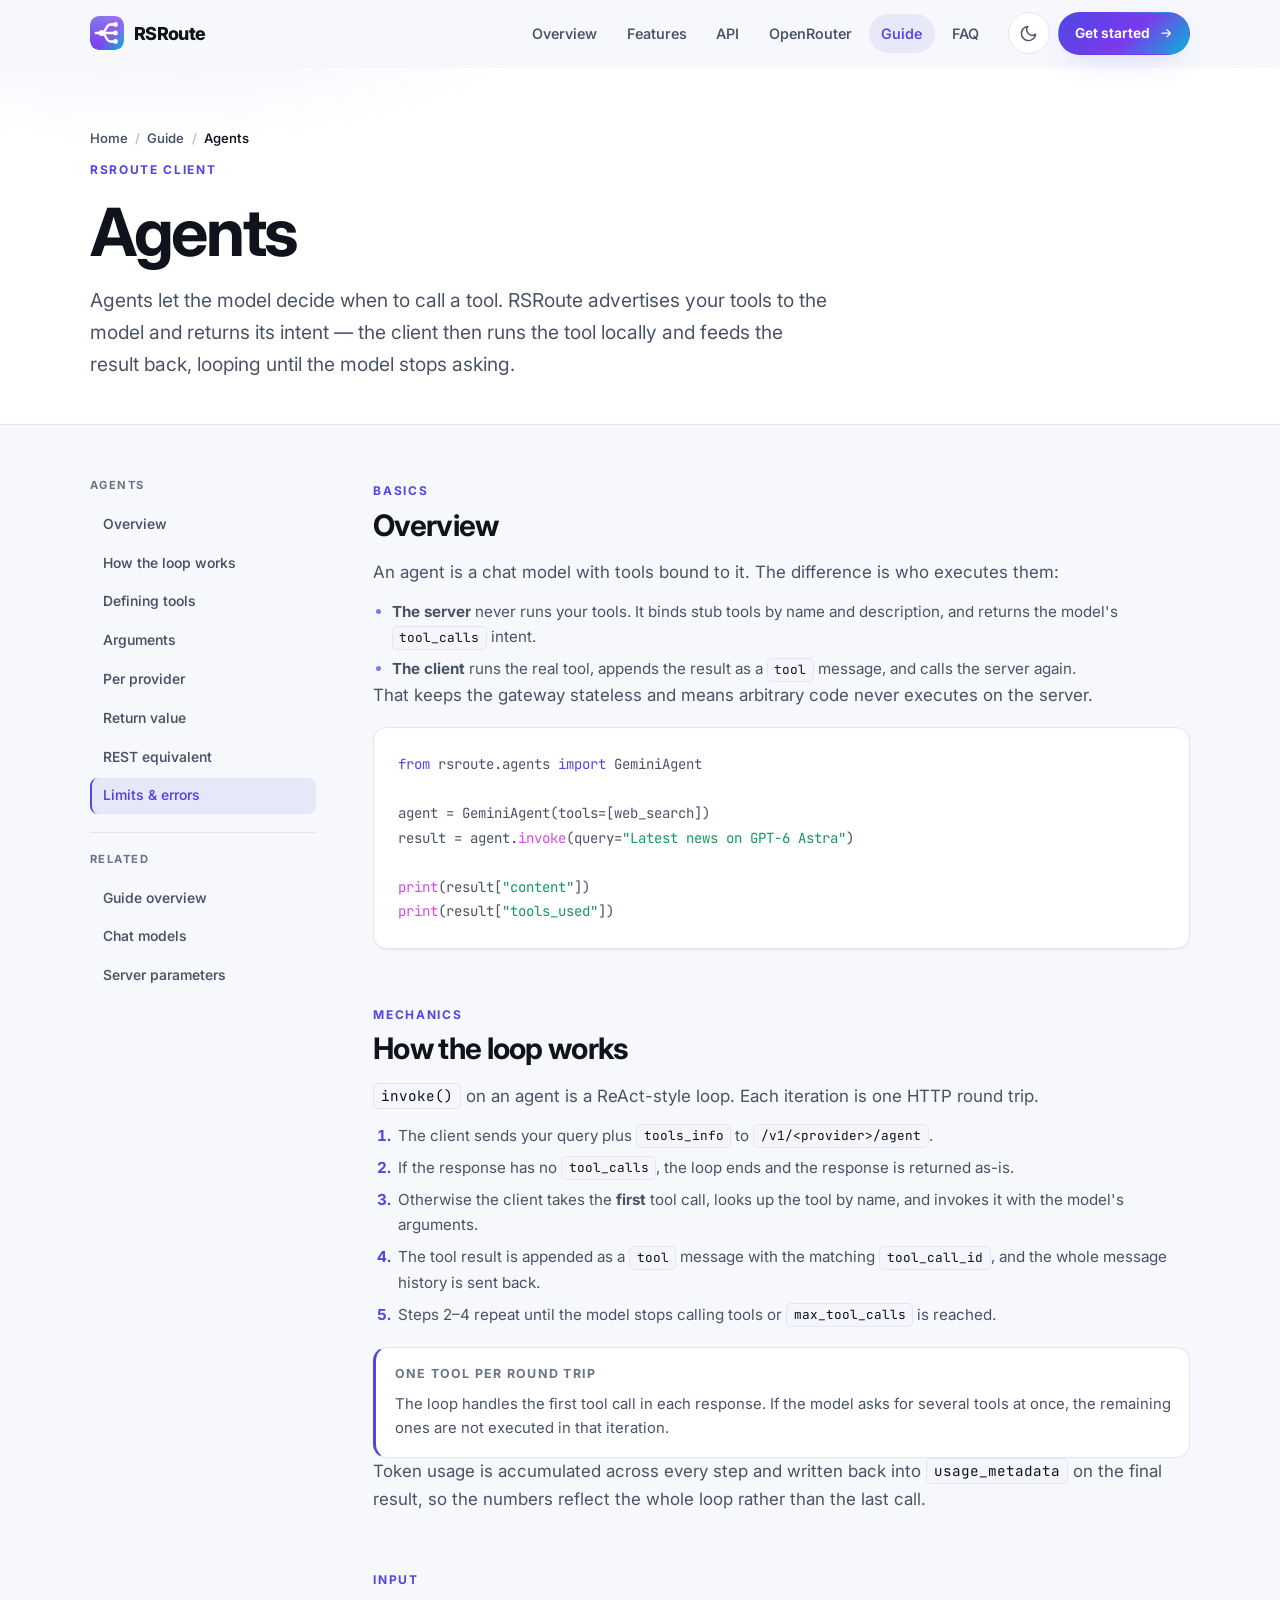
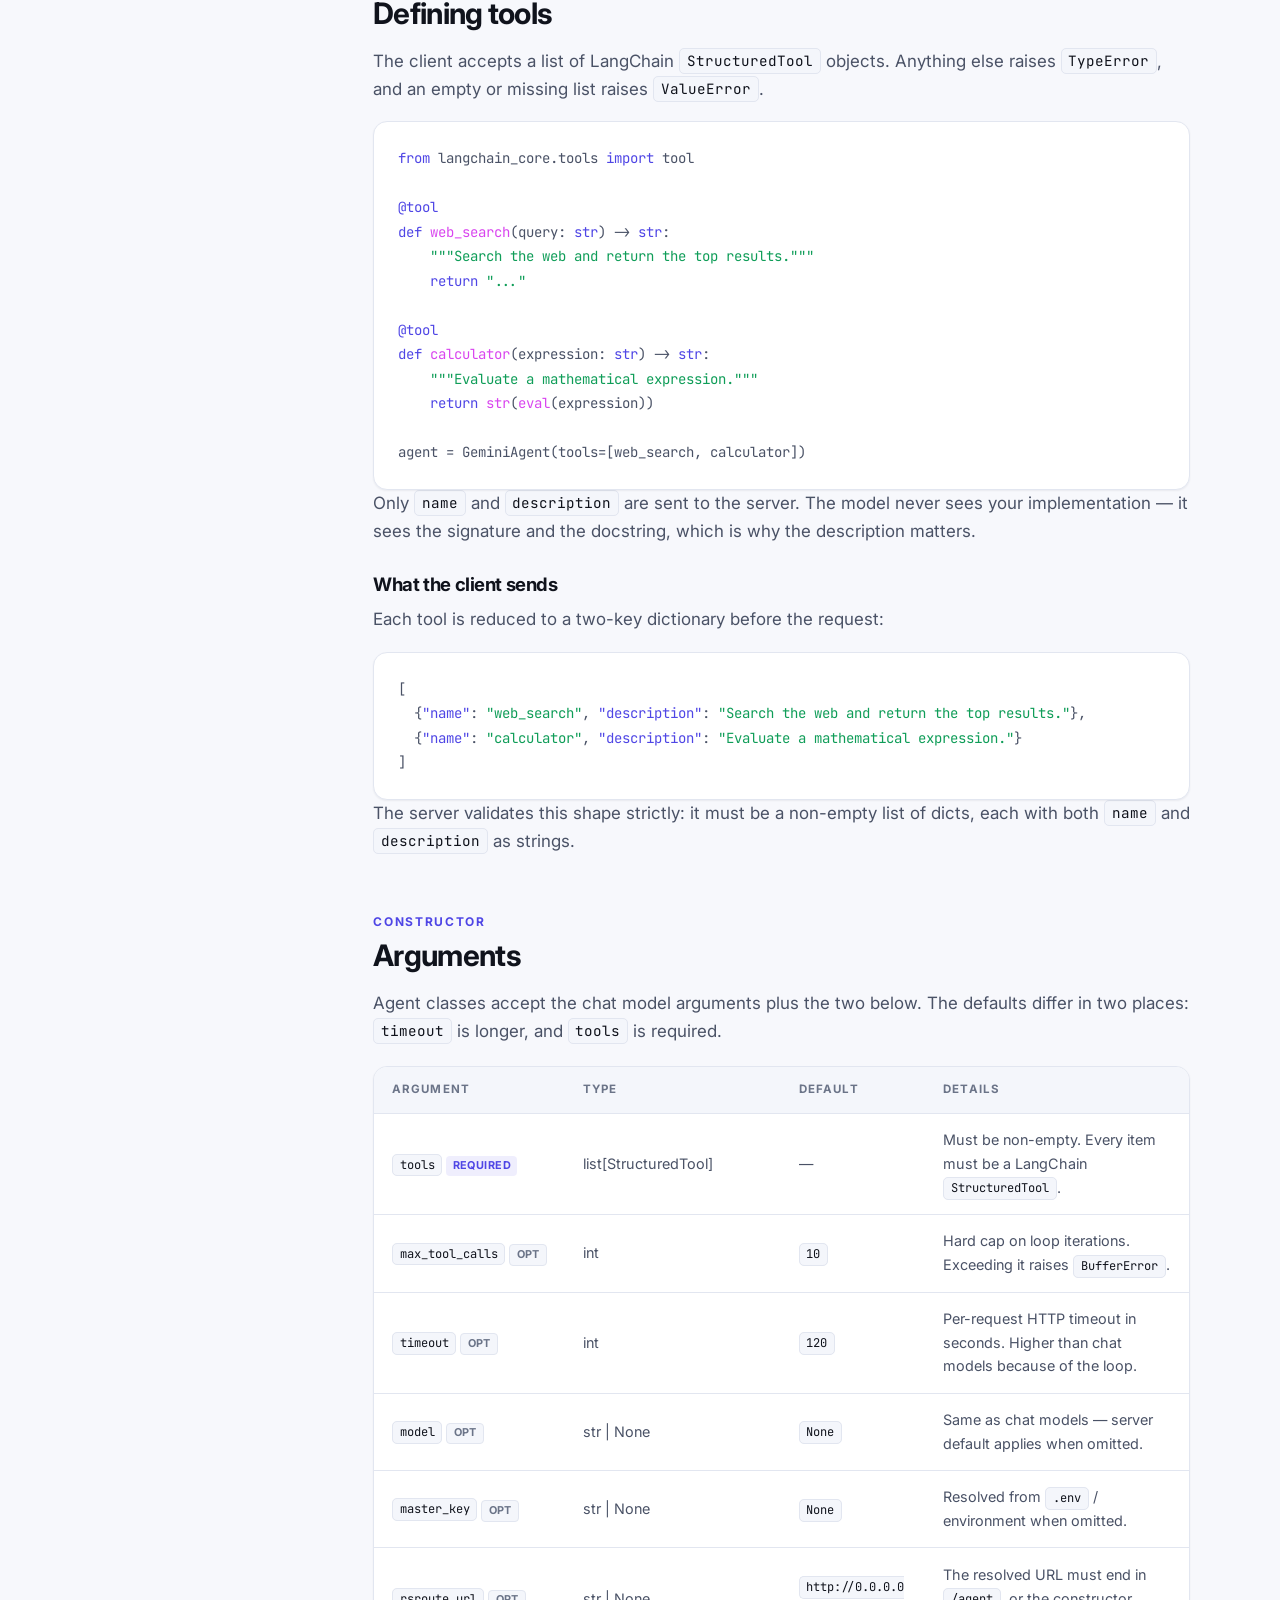
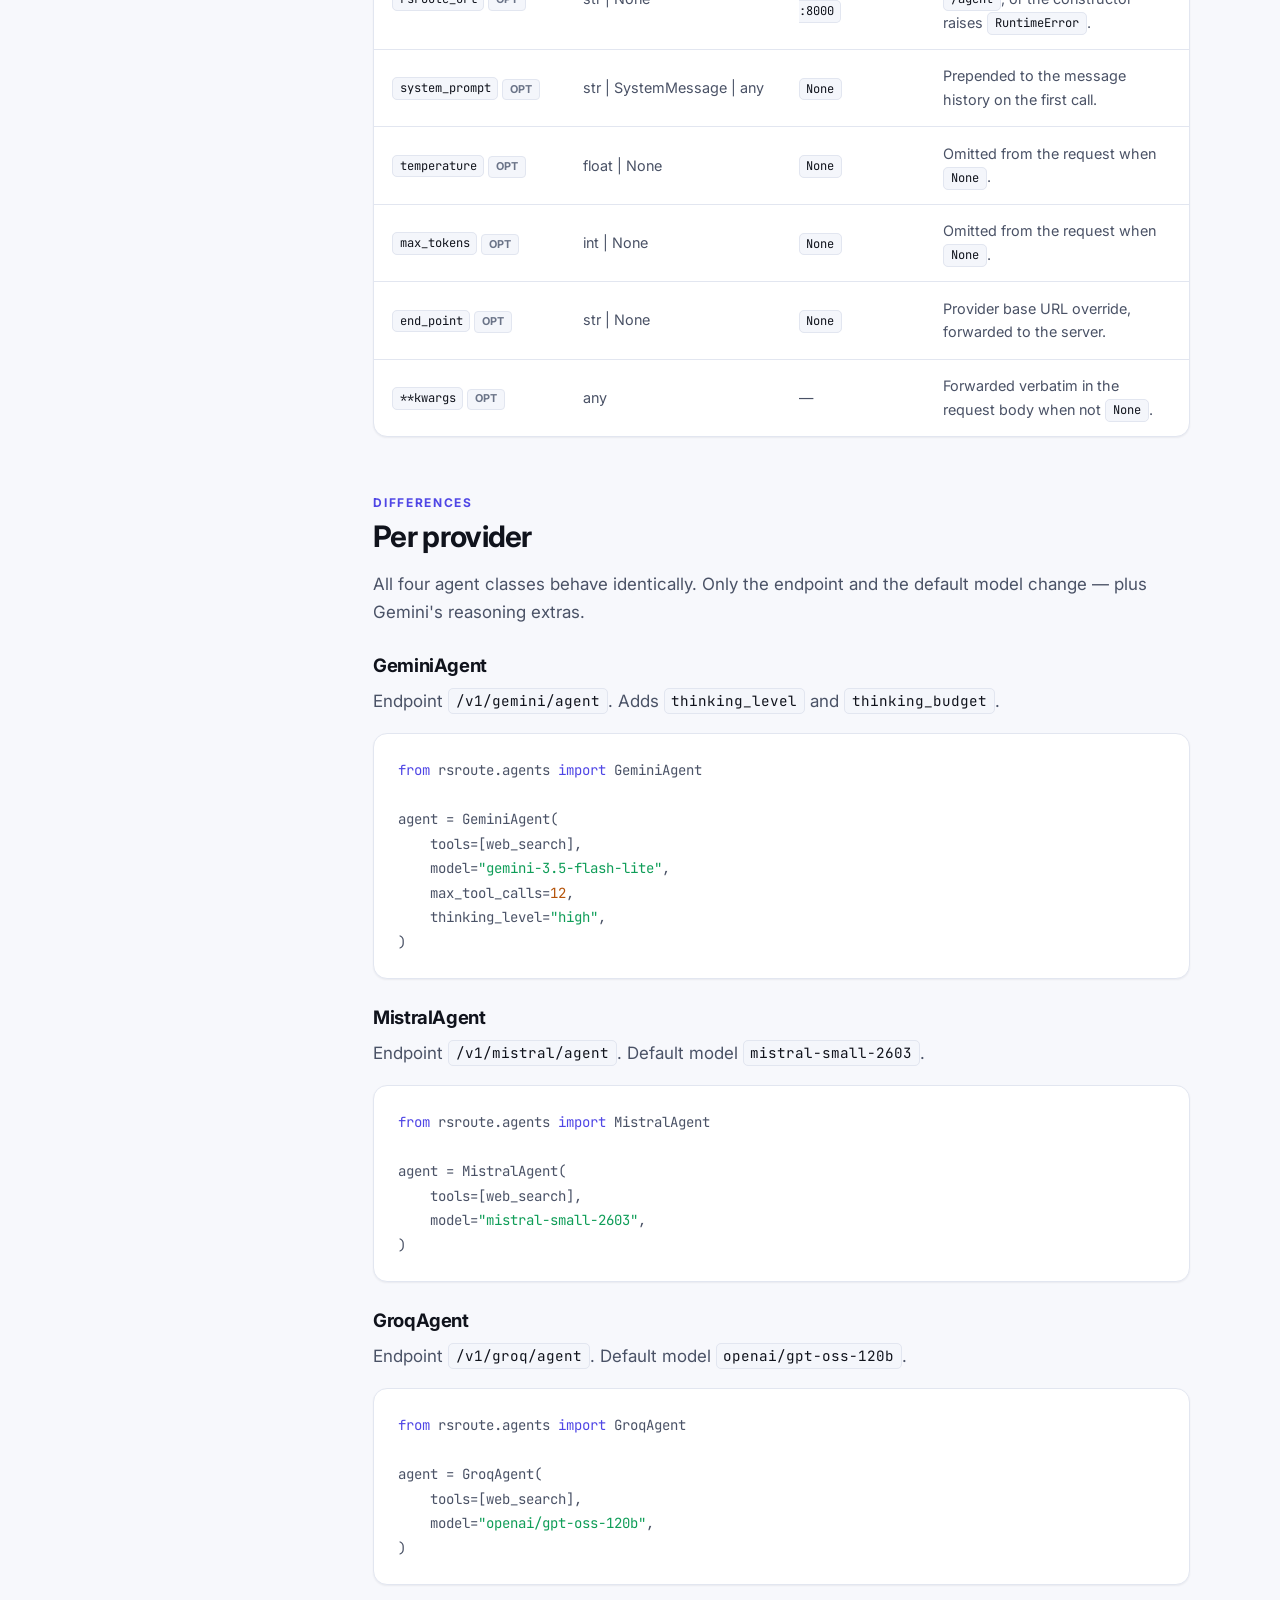
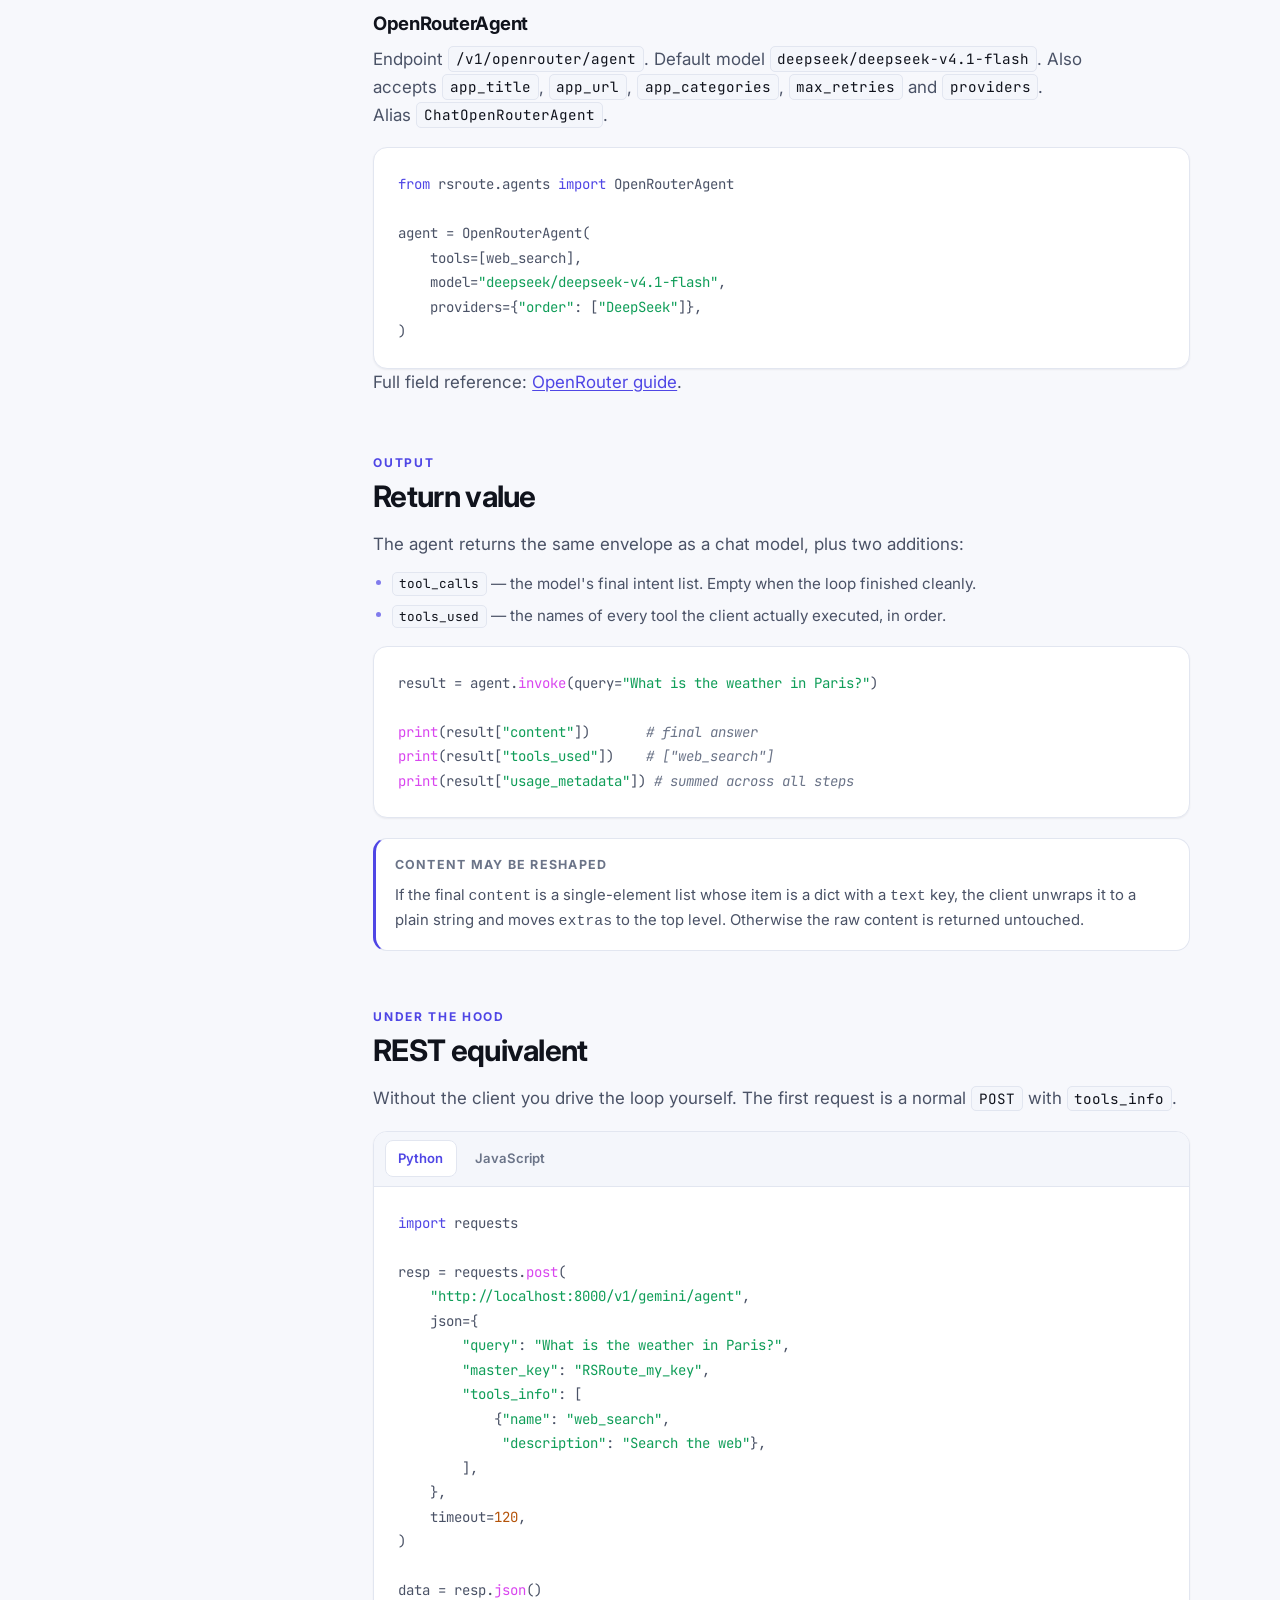
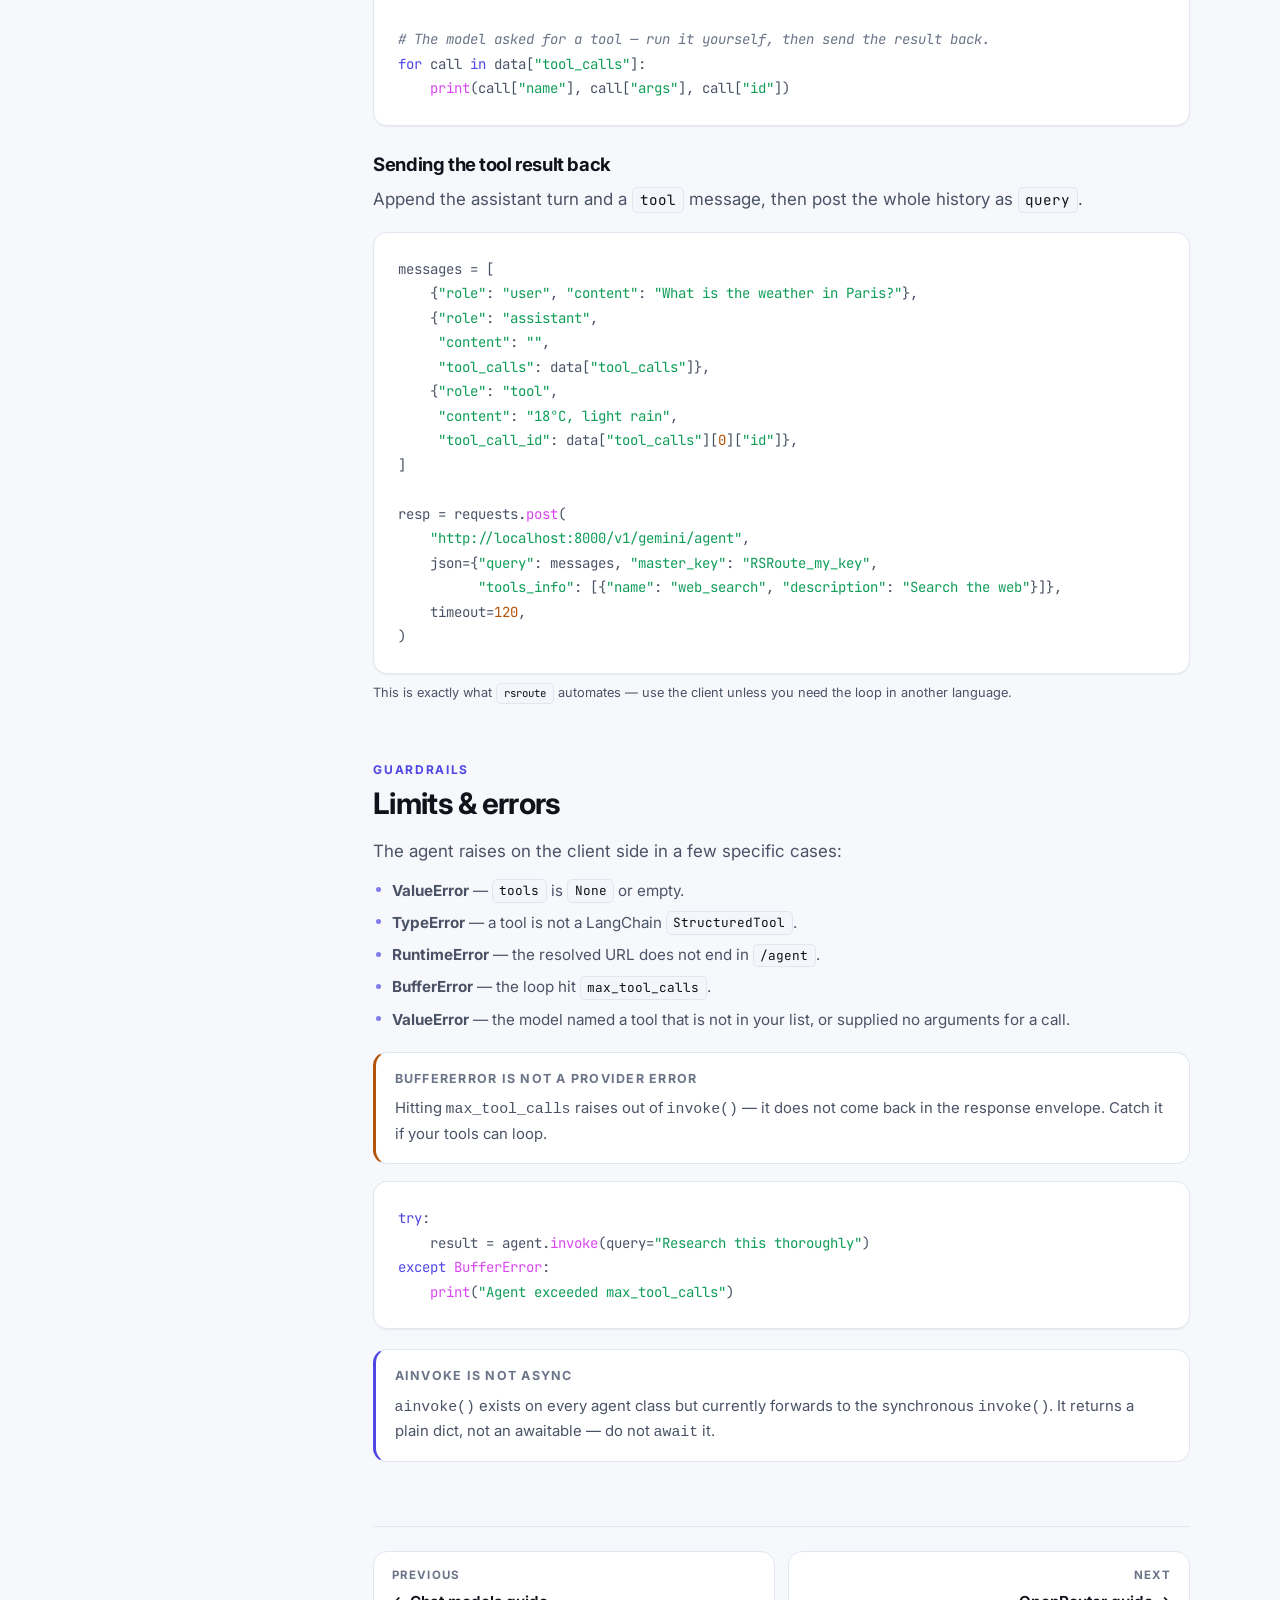
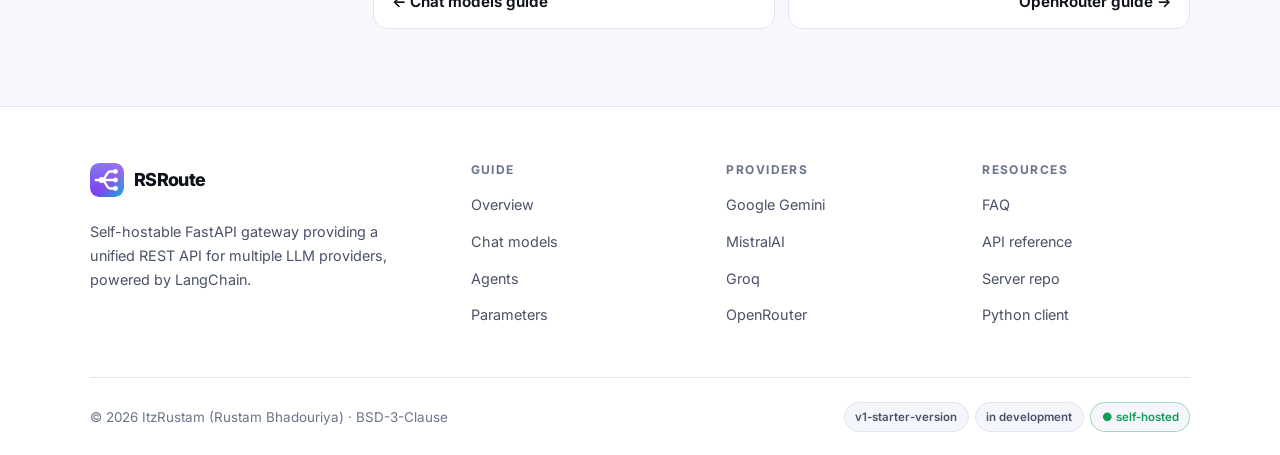
<file: guide/agent/index.html>
<!DOCTYPE html>
<html lang="en" data-theme="light">
<head>
  <meta charset="UTF-8" />
  <meta name="viewport" content="width=device-width, initial-scale=1, viewport-fit=cover" />
  <title>Agents guide — RSRoute</title>
  <meta name="description" content="RSRoute agent guide: GeminiAgent, MistralAgent, GroqAgent and OpenRouterAgent — tools_info schema, the ReAct tool loop, max_tool_calls and return values." />
  <meta name="theme-color" content="#f7f8fc" media="(prefers-color-scheme: light)" />
  <meta name="theme-color" content="#070a12" media="(prefers-color-scheme: dark)" />
  <meta name="color-scheme" content="light dark" />

  <link rel="icon" type="image/svg+xml" href="../../assets/img/favicon.svg" />
  <link rel="apple-touch-icon" href="../../assets/img/logo.svg" />

  <link rel="preconnect" href="https://fonts.googleapis.com" />
  <link rel="preconnect" href="https://fonts.gstatic.com" crossorigin />
  <link href="https://fonts.googleapis.com/css2?family=Inter:wght@400;500;600;700;800&family=JetBrains+Mono:wght@400;500;700&display=swap" rel="stylesheet" />

  <script src="../../assets/js/theme-init.js"></script>

  <link rel="stylesheet" href="../../assets/css/styles.css" />
  <link rel="stylesheet" href="../../assets/css/guide.css" />
</head>
<body>
  <a class="skip-link" href="#main">Skip to content</a>

  <header class="site-header" id="siteHeader">
    <div class="container header-inner">
      <a class="brand" href="../../index.html" aria-label="RSRoute home">
        <img src="../../assets/img/logo.svg" alt="" width="34" height="34" />
        <span>RSRoute</span>
      </a>

      <nav class="nav" id="primaryNav" aria-label="Primary">
        <a href="../../index.html#overview">Overview</a>
        <a href="../../index.html#features">Features</a>
        <a href="../../index.html#api">API</a>
        <a href="../../index.html#openrouter">OpenRouter</a>
        <a href="../index.html" class="is-active" aria-current="page">Guide</a>
        <a href="../../index.html#faq">FAQ</a>
      </nav>

      <div class="header-actions">
        <button class="theme-toggle" id="themeToggle" type="button"
                aria-label="Switch to dark theme" title="Toggle theme">
          <svg class="icon-moon" viewBox="0 0 24 24" fill="none" stroke="currentColor"
               stroke-width="1.8" stroke-linecap="round" stroke-linejoin="round" aria-hidden="true">
            <path d="M21 12.8A9 9 0 1 1 11.2 3a7 7 0 0 0 9.8 9.8Z" />
          </svg>
          <svg class="icon-sun" viewBox="0 0 24 24" fill="none" stroke="currentColor"
               stroke-width="1.8" stroke-linecap="round" stroke-linejoin="round" aria-hidden="true">
            <circle cx="12" cy="12" r="4" />
            <path d="M12 2v2M12 20v2M4.9 4.9l1.4 1.4M17.7 17.7l1.4 1.4M2 12h2M20 12h2M4.9 19.1l1.4-1.4M17.7 6.3l1.4-1.4" />
          </svg>
        </button>

        <a class="btn btn--primary btn--sm" href="../../index.html#quickstart">
          Get started
          <svg viewBox="0 0 24 24" fill="none" stroke="currentColor" stroke-width="2"
               stroke-linecap="round" stroke-linejoin="round" aria-hidden="true">
            <path d="M5 12h14M13 6l6 6-6 6" />
          </svg>
        </a>

        <button class="menu-toggle" id="menuToggle" type="button"
                aria-expanded="false" aria-controls="primaryNav" aria-label="Open menu">
          <svg class="icon-open" viewBox="0 0 24 24" fill="none" stroke="currentColor"
               stroke-width="2" stroke-linecap="round" aria-hidden="true">
            <path d="M4 7h16M4 12h16M4 17h16" />
          </svg>
          <svg class="icon-close" viewBox="0 0 24 24" fill="none" stroke="currentColor"
               stroke-width="2" stroke-linecap="round" aria-hidden="true">
            <path d="M6 6l12 12M18 6L6 18" />
          </svg>
        </button>
      </div>
    </div>
  </header>

  <main id="main">
    <section class="guide-hero">
      <div class="container">
        <nav class="breadcrumbs" aria-label="Breadcrumb">
          <a href="../../index.html">Home</a>
          <span class="sep" aria-hidden="true">/</span>
          <a href="../index.html">Guide</a>
          <span class="sep" aria-hidden="true">/</span>
          <span aria-current="page">Agents</span>
        </nav>
        <span class="eyebrow">rsroute client</span>
        <h1>Agents</h1>
        <p class="lede">
          Agents let the model decide when to call a tool. RSRoute advertises your tools to the
          model and returns its intent — the client then runs the tool locally and feeds the
          result back, looping until the model stops asking.
        </p>
      </div>
    </section>

    <div class="container guide-layout">
      <aside class="guide-sidebar">
        <div class="guide-nav__group">
          <p class="guide-sidebar__title">Agents</p>
          <nav class="guide-nav" aria-label="Agent sections">
            <a href="#overview">Overview</a>
            <a href="#how-it-works">How the loop works</a>
            <a href="#tools">Defining tools</a>
            <a href="#arguments">Arguments</a>
            <a href="#providers">Per provider</a>
            <a href="#response">Return value</a>
            <a href="#rest">REST equivalent</a>
            <a href="#limits">Limits &amp; errors</a>
          </nav>
        </div>
        <div class="guide-nav__group">
          <p class="guide-sidebar__title">Related</p>
          <nav class="guide-nav" aria-label="Related guides">
            <a href="../index.html">Guide overview</a>
            <a href="../chat_model/index.html">Chat models</a>
            <a href="../index.html#parameters">Server parameters</a>
          </nav>
        </div>
      </aside>

      <div class="guide-content">
        <!-- ---------- Overview ---------- -->
        <section id="overview">
          <div class="guide-section-head">
            <span class="eyebrow">Basics</span>
            <h2>Overview</h2>
          </div>
          <p>
            An agent is a chat model with tools bound to it. The difference is who executes them:
          </p>
          <ul>
            <li>
              <strong>The server</strong> never runs your tools. It binds stub tools by name and
              description, and returns the model's <code class="mono">tool_calls</code> intent.
            </li>
            <li>
              <strong>The client</strong> runs the real tool, appends the result as a
              <code class="mono">tool</code> message, and calls the server again.
            </li>
          </ul>
          <p>
            That keeps the gateway stateless and means arbitrary code never executes on the
            server.
          </p>
          <div class="code-wrap">
<pre><code><span class="tok-key">from</span> rsroute.agents <span class="tok-key">import</span> GeminiAgent

agent = GeminiAgent(tools=[web_search])
result = agent.<span class="tok-fn">invoke</span>(query=<span class="tok-str">"Latest news on GPT-6 Astra"</span>)

<span class="tok-fn">print</span>(result[<span class="tok-str">"content"</span>])
<span class="tok-fn">print</span>(result[<span class="tok-str">"tools_used"</span>])</code></pre>
          </div>
        </section>

        <!-- ---------- How it works ---------- -->
        <section id="how-it-works">
          <div class="guide-section-head">
            <span class="eyebrow">Mechanics</span>
            <h2>How the loop works</h2>
          </div>
          <p>
            <code class="mono">invoke()</code> on an agent is a ReAct-style loop. Each iteration
            is one HTTP round trip.
          </p>
          <ol>
            <li>
              The client sends your query plus <code class="mono">tools_info</code> to
              <code class="mono">/v1/&lt;provider&gt;/agent</code>.
            </li>
            <li>
              If the response has no <code class="mono">tool_calls</code>, the loop ends and the
              response is returned as-is.
            </li>
            <li>
              Otherwise the client takes the <strong>first</strong> tool call, looks up the tool by
              name, and invokes it with the model's arguments.
            </li>
            <li>
              The tool result is appended as a <code class="mono">tool</code> message with the
              matching <code class="mono">tool_call_id</code>, and the whole message history is
              sent back.
            </li>
            <li>
              Steps 2–4 repeat until the model stops calling tools or
              <code class="mono">max_tool_calls</code> is reached.
            </li>
          </ol>
          <div class="callout">
            <span class="callout__title">One tool per round trip</span>
            <p>
              The loop handles the first tool call in each response. If the model asks for several
              tools at once, the remaining ones are not executed in that iteration.
            </p>
          </div>
          <p>
            Token usage is accumulated across every step and written back into
            <code class="mono">usage_metadata</code> on the final result, so the numbers reflect
            the whole loop rather than the last call.
          </p>
        </section>

        <!-- ---------- Tools ---------- -->
        <section id="tools">
          <div class="guide-section-head">
            <span class="eyebrow">Input</span>
            <h2>Defining tools</h2>
          </div>
          <p>
            The client accepts a list of LangChain <code class="mono">StructuredTool</code>
            objects. Anything else raises <code class="mono">TypeError</code>, and an empty or
            missing list raises <code class="mono">ValueError</code>.
          </p>
          <div class="code-wrap">
<pre><code><span class="tok-key">from</span> langchain_core.tools <span class="tok-key">import</span> tool

<span class="tok-key">@tool</span>
<span class="tok-key">def</span> <span class="tok-fn">web_search</span>(query: <span class="tok-key">str</span>) -&gt; <span class="tok-key">str</span>:
    <span class="tok-str">"""Search the web and return the top results."""</span>
    <span class="tok-key">return</span> <span class="tok-str">"..."</span>

<span class="tok-key">@tool</span>
<span class="tok-key">def</span> <span class="tok-fn">calculator</span>(expression: <span class="tok-key">str</span>) -&gt; <span class="tok-key">str</span>:
    <span class="tok-str">"""Evaluate a mathematical expression."""</span>
    <span class="tok-key">return</span> <span class="tok-fn">str</span>(<span class="tok-fn">eval</span>(expression))

agent = GeminiAgent(tools=[web_search, calculator])</code></pre>
          </div>
          <p>
            Only <code class="mono">name</code> and <code class="mono">description</code> are sent
            to the server. The model never sees your implementation — it sees the signature and
            the docstring, which is why the description matters.
          </p>

          <h3>What the client sends</h3>
          <p>
            Each tool is reduced to a two-key dictionary before the request:
          </p>
          <div class="code-wrap">
<pre><code>[
  {<span class="tok-key">"name"</span>: <span class="tok-str">"web_search"</span>, <span class="tok-key">"description"</span>: <span class="tok-str">"Search the web and return the top results."</span>},
  {<span class="tok-key">"name"</span>: <span class="tok-str">"calculator"</span>, <span class="tok-key">"description"</span>: <span class="tok-str">"Evaluate a mathematical expression."</span>}
]</code></pre>
          </div>
          <p>
            The server validates this shape strictly: it must be a non-empty list of dicts, each
            with both <code class="mono">name</code> and <code class="mono">description</code> as
            strings.
          </p>
        </section>

        <!-- ---------- Arguments ---------- -->
        <section id="arguments">
          <div class="guide-section-head">
            <span class="eyebrow">Constructor</span>
            <h2>Arguments</h2>
          </div>
          <p>
            Agent classes accept the chat model arguments plus the two below. The defaults differ
            in two places: <code class="mono">timeout</code> is longer, and
            <code class="mono">tools</code> is required.
          </p>
          <div class="table-scroll" style="margin-top:1.25rem">
            <table class="param-table">
              <caption class="sr-only">Agent constructor arguments</caption>
              <thead>
                <tr>
                  <th scope="col">Argument</th>
                  <th scope="col">Type</th>
                  <th scope="col">Default</th>
                  <th scope="col">Details</th>
                </tr>
              </thead>
              <tbody>
                <tr>
                  <td><code>tools</code> <span class="req">required</span></td>
                  <td>list[StructuredTool]</td>
                  <td>—</td>
                  <td>Must be non-empty. Every item must be a LangChain <code>StructuredTool</code>.</td>
                </tr>
                <tr>
                  <td><code>max_tool_calls</code> <span class="opt">opt</span></td>
                  <td>int</td>
                  <td><code>10</code></td>
                  <td>Hard cap on loop iterations. Exceeding it raises <code>BufferError</code>.</td>
                </tr>
                <tr>
                  <td><code>timeout</code> <span class="opt">opt</span></td>
                  <td>int</td>
                  <td><code>120</code></td>
                  <td>Per-request HTTP timeout in seconds. Higher than chat models because of the loop.</td>
                </tr>
                <tr>
                  <td><code>model</code> <span class="opt">opt</span></td>
                  <td>str | None</td>
                  <td><code>None</code></td>
                  <td>Same as chat models — server default applies when omitted.</td>
                </tr>
                <tr>
                  <td><code>master_key</code> <span class="opt">opt</span></td>
                  <td>str | None</td>
                  <td><code>None</code></td>
                  <td>Resolved from <code>.env</code> / environment when omitted.</td>
                </tr>
                <tr>
                  <td><code>rsroute_url</code> <span class="opt">opt</span></td>
                  <td>str | None</td>
                  <td><code>http://0.0.0.0:8000</code></td>
                  <td>The resolved URL must end in <code>/agent</code>, or the constructor raises <code>RuntimeError</code>.</td>
                </tr>
                <tr>
                  <td><code>system_prompt</code> <span class="opt">opt</span></td>
                  <td>str | SystemMessage | any</td>
                  <td><code>None</code></td>
                  <td>Prepended to the message history on the first call.</td>
                </tr>
                <tr>
                  <td><code>temperature</code> <span class="opt">opt</span></td>
                  <td>float | None</td>
                  <td><code>None</code></td>
                  <td>Omitted from the request when <code>None</code>.</td>
                </tr>
                <tr>
                  <td><code>max_tokens</code> <span class="opt">opt</span></td>
                  <td>int | None</td>
                  <td><code>None</code></td>
                  <td>Omitted from the request when <code>None</code>.</td>
                </tr>
                <tr>
                  <td><code>end_point</code> <span class="opt">opt</span></td>
                  <td>str | None</td>
                  <td><code>None</code></td>
                  <td>Provider base URL override, forwarded to the server.</td>
                </tr>
                <tr>
                  <td><code>**kwargs</code> <span class="opt">opt</span></td>
                  <td>any</td>
                  <td>—</td>
                  <td>Forwarded verbatim in the request body when not <code>None</code>.</td>
                </tr>
              </tbody>
            </table>
          </div>
        </section>

        <!-- ---------- Per provider ---------- -->
        <section id="providers">
          <div class="guide-section-head">
            <span class="eyebrow">Differences</span>
            <h2>Per provider</h2>
          </div>
          <p>
            All four agent classes behave identically. Only the endpoint and the default model
            change — plus Gemini's reasoning extras.
          </p>

          <h3>GeminiAgent</h3>
          <p>
            Endpoint <code class="mono">/v1/gemini/agent</code>. Adds
            <code class="mono">thinking_level</code> and <code class="mono">thinking_budget</code>.
          </p>
          <div class="code-wrap">
<pre><code><span class="tok-key">from</span> rsroute.agents <span class="tok-key">import</span> GeminiAgent

agent = GeminiAgent(
    tools=[web_search],
    model=<span class="tok-str">"gemini-3.5-flash-lite"</span>,
    max_tool_calls=<span class="tok-num">12</span>,
    thinking_level=<span class="tok-str">"high"</span>,
)</code></pre>
          </div>

          <h3>MistralAgent</h3>
          <p>Endpoint <code class="mono">/v1/mistral/agent</code>. Default model <code class="mono">mistral-small-2603</code>.</p>
          <div class="code-wrap">
<pre><code><span class="tok-key">from</span> rsroute.agents <span class="tok-key">import</span> MistralAgent

agent = MistralAgent(
    tools=[web_search],
    model=<span class="tok-str">"mistral-small-2603"</span>,
)</code></pre>
          </div>

          <h3>GroqAgent</h3>
          <p>Endpoint <code class="mono">/v1/groq/agent</code>. Default model <code class="mono">openai/gpt-oss-120b</code>.</p>
          <div class="code-wrap">
<pre><code><span class="tok-key">from</span> rsroute.agents <span class="tok-key">import</span> GroqAgent

agent = GroqAgent(
    tools=[web_search],
    model=<span class="tok-str">"openai/gpt-oss-120b"</span>,
)</code></pre>
          </div>

          <h3>OpenRouterAgent</h3>
          <p>
            Endpoint <code class="mono">/v1/openrouter/agent</code>. Default model
            <code class="mono">deepseek/deepseek-v4.1-flash</code>. Also accepts
            <code class="mono">app_title</code>, <code class="mono">app_url</code>,
            <code class="mono">app_categories</code>, <code class="mono">max_retries</code> and
            <code class="mono">providers</code>. Alias <code class="mono">ChatOpenRouterAgent</code>.
          </p>
          <div class="code-wrap">
<pre><code><span class="tok-key">from</span> rsroute.agents <span class="tok-key">import</span> OpenRouterAgent

agent = OpenRouterAgent(
    tools=[web_search],
    model=<span class="tok-str">"deepseek/deepseek-v4.1-flash"</span>,
    providers={<span class="tok-str">"order"</span>: [<span class="tok-str">"DeepSeek"</span>]},
)</code></pre>
          </div>
          <p>
            Full field reference:
            <a class="inline-link" href="../openrouter/index.html">OpenRouter guide</a>.
          </p>
        </section>

        <!-- ---------- Response ---------- -->
        <section id="response">
          <div class="guide-section-head">
            <span class="eyebrow">Output</span>
            <h2>Return value</h2>
          </div>
          <p>
            The agent returns the same envelope as a chat model, plus two additions:
          </p>
          <ul>
            <li>
              <code class="mono">tool_calls</code> — the model's final intent list. Empty when the
              loop finished cleanly.
            </li>
            <li>
              <code class="mono">tools_used</code> — the names of every tool the client actually
              executed, in order.
            </li>
          </ul>
          <div class="code-wrap">
<pre><code>result = agent.<span class="tok-fn">invoke</span>(query=<span class="tok-str">"What is the weather in Paris?"</span>)

<span class="tok-fn">print</span>(result[<span class="tok-str">"content"</span>])       <span class="tok-com"># final answer</span>
<span class="tok-fn">print</span>(result[<span class="tok-str">"tools_used"</span>])    <span class="tok-com"># ["web_search"]</span>
<span class="tok-fn">print</span>(result[<span class="tok-str">"usage_metadata"</span>]) <span class="tok-com"># summed across all steps</span></code></pre>
          </div>
          <div class="callout">
            <span class="callout__title">Content may be reshaped</span>
            <p>
              If the final <code>content</code> is a single-element list whose item is a dict with
              a <code>text</code> key, the client unwraps it to a plain string and moves
              <code>extras</code> to the top level. Otherwise the raw content is returned
              untouched.
            </p>
          </div>
        </section>

        <!-- ---------- REST ---------- -->
        <section id="rest">
          <div class="guide-section-head">
            <span class="eyebrow">Under the hood</span>
            <h2>REST equivalent</h2>
          </div>
          <p>
            Without the client you drive the loop yourself. The first request is a normal
            <code class="mono">POST</code> with <code class="mono">tools_info</code>.
          </p>
          <div class="code-wrap">
            <div class="code-tabs" role="tablist" aria-label="Agent REST examples">
              <button class="code-tab" role="tab" aria-selected="true" aria-controls="panel-ag-py" id="tab-ag-py" type="button">Python</button>
              <button class="code-tab" role="tab" aria-selected="false" aria-controls="panel-ag-js" id="tab-ag-js" type="button">JavaScript</button>
            </div>
            <div class="code-panel is-active" id="panel-ag-py" role="tabpanel" aria-labelledby="tab-ag-py">
<pre><code><span class="tok-key">import</span> requests

resp = requests.<span class="tok-fn">post</span>(
    <span class="tok-str">"http://localhost:8000/v1/gemini/agent"</span>,
    json={
        <span class="tok-str">"query"</span>: <span class="tok-str">"What is the weather in Paris?"</span>,
        <span class="tok-str">"master_key"</span>: <span class="tok-str">"RSRoute_my_key"</span>,
        <span class="tok-str">"tools_info"</span>: [
            {<span class="tok-str">"name"</span>: <span class="tok-str">"web_search"</span>,
             <span class="tok-str">"description"</span>: <span class="tok-str">"Search the web"</span>},
        ],
    },
    timeout=<span class="tok-num">120</span>,
)

data = resp.<span class="tok-fn">json</span>()

<span class="tok-com"># The model asked for a tool — run it yourself, then send the result back.</span>
<span class="tok-key">for</span> call <span class="tok-key">in</span> data[<span class="tok-str">"tool_calls"</span>]:
    <span class="tok-fn">print</span>(call[<span class="tok-str">"name"</span>], call[<span class="tok-str">"args"</span>], call[<span class="tok-str">"id"</span>])</code></pre>
            </div>
            <div class="code-panel" id="panel-ag-js" role="tabpanel" aria-labelledby="tab-ag-js">
<pre><code><span class="tok-key">const</span> resp = <span class="tok-key">await</span> <span class="tok-fn">fetch</span>(<span class="tok-str">"http://localhost:8000/v1/gemini/agent"</span>, {
  method: <span class="tok-str">"POST"</span>,
  headers: { <span class="tok-str">"Content-Type"</span>: <span class="tok-str">"application/json"</span> },
  body: <span class="tok-fn">JSON.stringify</span>({
    query: <span class="tok-str">"What is the weather in Paris?"</span>,
    master_key: <span class="tok-str">"RSRoute_my_key"</span>,
    tools_info: [
      { name: <span class="tok-str">"web_search"</span>, description: <span class="tok-str">"Search the web"</span> },
    ],
  }),
});

<span class="tok-key">const</span> data = <span class="tok-key">await</span> resp.<span class="tok-fn">json</span>();

<span class="tok-com">// The model asked for a tool — run it yourself, then send the result back.</span>
<span class="tok-key">for</span> (<span class="tok-key">const</span> call <span class="tok-key">of</span> data.tool_calls) {
  console.<span class="tok-fn">log</span>(call.name, call.args, call.id);
}</code></pre>
            </div>
          </div>

          <h3>Sending the tool result back</h3>
          <p>
            Append the assistant turn and a <code class="mono">tool</code> message, then post the
            whole history as <code class="mono">query</code>.
          </p>
          <div class="code-wrap">
<pre><code>messages = [
    {<span class="tok-str">"role"</span>: <span class="tok-str">"user"</span>, <span class="tok-str">"content"</span>: <span class="tok-str">"What is the weather in Paris?"</span>},
    {<span class="tok-str">"role"</span>: <span class="tok-str">"assistant"</span>,
     <span class="tok-str">"content"</span>: <span class="tok-str">""</span>,
     <span class="tok-str">"tool_calls"</span>: data[<span class="tok-str">"tool_calls"</span>]},
    {<span class="tok-str">"role"</span>: <span class="tok-str">"tool"</span>,
     <span class="tok-str">"content"</span>: <span class="tok-str">"18°C, light rain"</span>,
     <span class="tok-str">"tool_call_id"</span>: data[<span class="tok-str">"tool_calls"</span>][<span class="tok-num">0</span>][<span class="tok-str">"id"</span>]},
]

resp = requests.<span class="tok-fn">post</span>(
    <span class="tok-str">"http://localhost:8000/v1/gemini/agent"</span>,
    json={<span class="tok-str">"query"</span>: messages, <span class="tok-str">"master_key"</span>: <span class="tok-str">"RSRoute_my_key"</span>,
          <span class="tok-str">"tools_info"</span>: [{<span class="tok-str">"name"</span>: <span class="tok-str">"web_search"</span>, <span class="tok-str">"description"</span>: <span class="tok-str">"Search the web"</span>}]},
    timeout=<span class="tok-num">120</span>,
)</code></pre>
          </div>
          <p class="code-caption">
            This is exactly what <code class="mono">rsroute</code> automates — use the client unless
            you need the loop in another language.
          </p>
        </section>

        <!-- ---------- Limits ---------- -->
        <section id="limits">
          <div class="guide-section-head">
            <span class="eyebrow">Guardrails</span>
            <h2>Limits &amp; errors</h2>
          </div>
          <p>
            The agent raises on the client side in a few specific cases:
          </p>
          <ul>
            <li>
              <strong>ValueError</strong> — <code class="mono">tools</code> is <code class="mono">None</code>
              or empty.
            </li>
            <li>
              <strong>TypeError</strong> — a tool is not a LangChain <code class="mono">StructuredTool</code>.
            </li>
            <li>
              <strong>RuntimeError</strong> — the resolved URL does not end in
              <code class="mono">/agent</code>.
            </li>
            <li>
              <strong>BufferError</strong> — the loop hit <code class="mono">max_tool_calls</code>.
            </li>
            <li>
              <strong>ValueError</strong> — the model named a tool that is not in your list, or
              supplied no arguments for a call.
            </li>
          </ul>
          <div class="callout callout--warn">
            <span class="callout__title">BufferError is not a provider error</span>
            <p>
              Hitting <code>max_tool_calls</code> raises out of <code>invoke()</code> — it does not
              come back in the response envelope. Catch it if your tools can loop.
            </p>
          </div>
          <div class="code-wrap">
<pre><code><span class="tok-key">try</span>:
    result = agent.<span class="tok-fn">invoke</span>(query=<span class="tok-str">"Research this thoroughly"</span>)
<span class="tok-key">except</span> <span class="tok-fn">BufferError</span>:
    <span class="tok-fn">print</span>(<span class="tok-str">"Agent exceeded max_tool_calls"</span>)</code></pre>
          </div>
          <div class="callout">
            <span class="callout__title">ainvoke is not async</span>
            <p>
              <code>ainvoke()</code> exists on every agent class but currently forwards to the
              synchronous <code>invoke()</code>. It returns a plain dict, not an awaitable — do not
              <code>await</code> it.
            </p>
          </div>
        </section>

        <nav class="guide-pager" aria-label="Guide pagination">
          <a href="../chat_model/index.html">
            <span class="dir">Previous</span>
            <span class="label">← Chat models guide</span>
          </a>
          <a class="next" href="../openrouter/index.html">
            <span class="dir">Next</span>
            <span class="label">OpenRouter guide →</span>
          </a>
        </nav>
      </div>
    </div>
  </main>

  <footer class="site-footer">
    <div class="container">
      <div class="footer-grid">
        <div class="footer-brand">
          <a class="brand" href="../../index.html" aria-label="RSRoute home">
            <img src="../../assets/img/logo.svg" alt="" width="34" height="34" />
            <span>RSRoute</span>
          </a>
          <p>
            Self-hostable FastAPI gateway providing a unified REST API for multiple LLM
            providers, powered by LangChain.
          </p>
        </div>

        <div class="footer-col">
          <h4>Guide</h4>
          <ul>
            <li><a href="../index.html">Overview</a></li>
            <li><a href="../chat_model/index.html">Chat models</a></li>
            <li><a href="index.html">Agents</a></li>
            <li><a href="../index.html#parameters">Parameters</a></li>
          </ul>
        </div>

        <div class="footer-col">
          <h4>Providers</h4>
          <ul>
            <li><a href="../gemini/index.html">Google Gemini</a></li>
            <li><a href="../mistral/index.html">MistralAI</a></li>
            <li><a href="../groq/index.html">Groq</a></li>
            <li><a href="../openrouter/index.html">OpenRouter</a></li>
          </ul>
        </div>

        <div class="footer-col">
          <h4>Resources</h4>
          <ul>
            <li><a href="../../index.html#faq">FAQ</a></li>
            <li><a href="../../index.html#api">API reference</a></li>
            <li><a href="https://www.github.com/ItzRustam/rsroute" target="_blank" rel="noopener noreferrer">Server repo</a></li>
            <li><a href="https://www.github.com/ItzRustam/rsroute-package" target="_blank" rel="noopener noreferrer">Python client</a></li>
          </ul>
        </div>
      </div>

      <div class="footer-bottom">
        <span>&copy; 2026 ItzRustam (Rustam Bhadouriya) &middot; BSD-3-Clause</span>
        <div class="badge-row">
          <span class="chip">v1-starter-version</span>
          <span class="chip">in development</span>
          <span class="chip chip--ok">&#9679; self-hosted</span>
        </div>
      </div>
    </div>
  </footer>

  <button class="to-top" id="toTop" type="button" aria-label="Back to top">
    <svg viewBox="0 0 24 24" fill="none" stroke="currentColor" stroke-width="2"
         stroke-linecap="round" stroke-linejoin="round" aria-hidden="true">
      <path d="M12 19V5M6 11l6-6 6 6" />
    </svg>
  </button>

  <script src="../../assets/js/main.js"></script>
  <script src="../../assets/js/guide.js"></script>
</body>
</html>
</file>
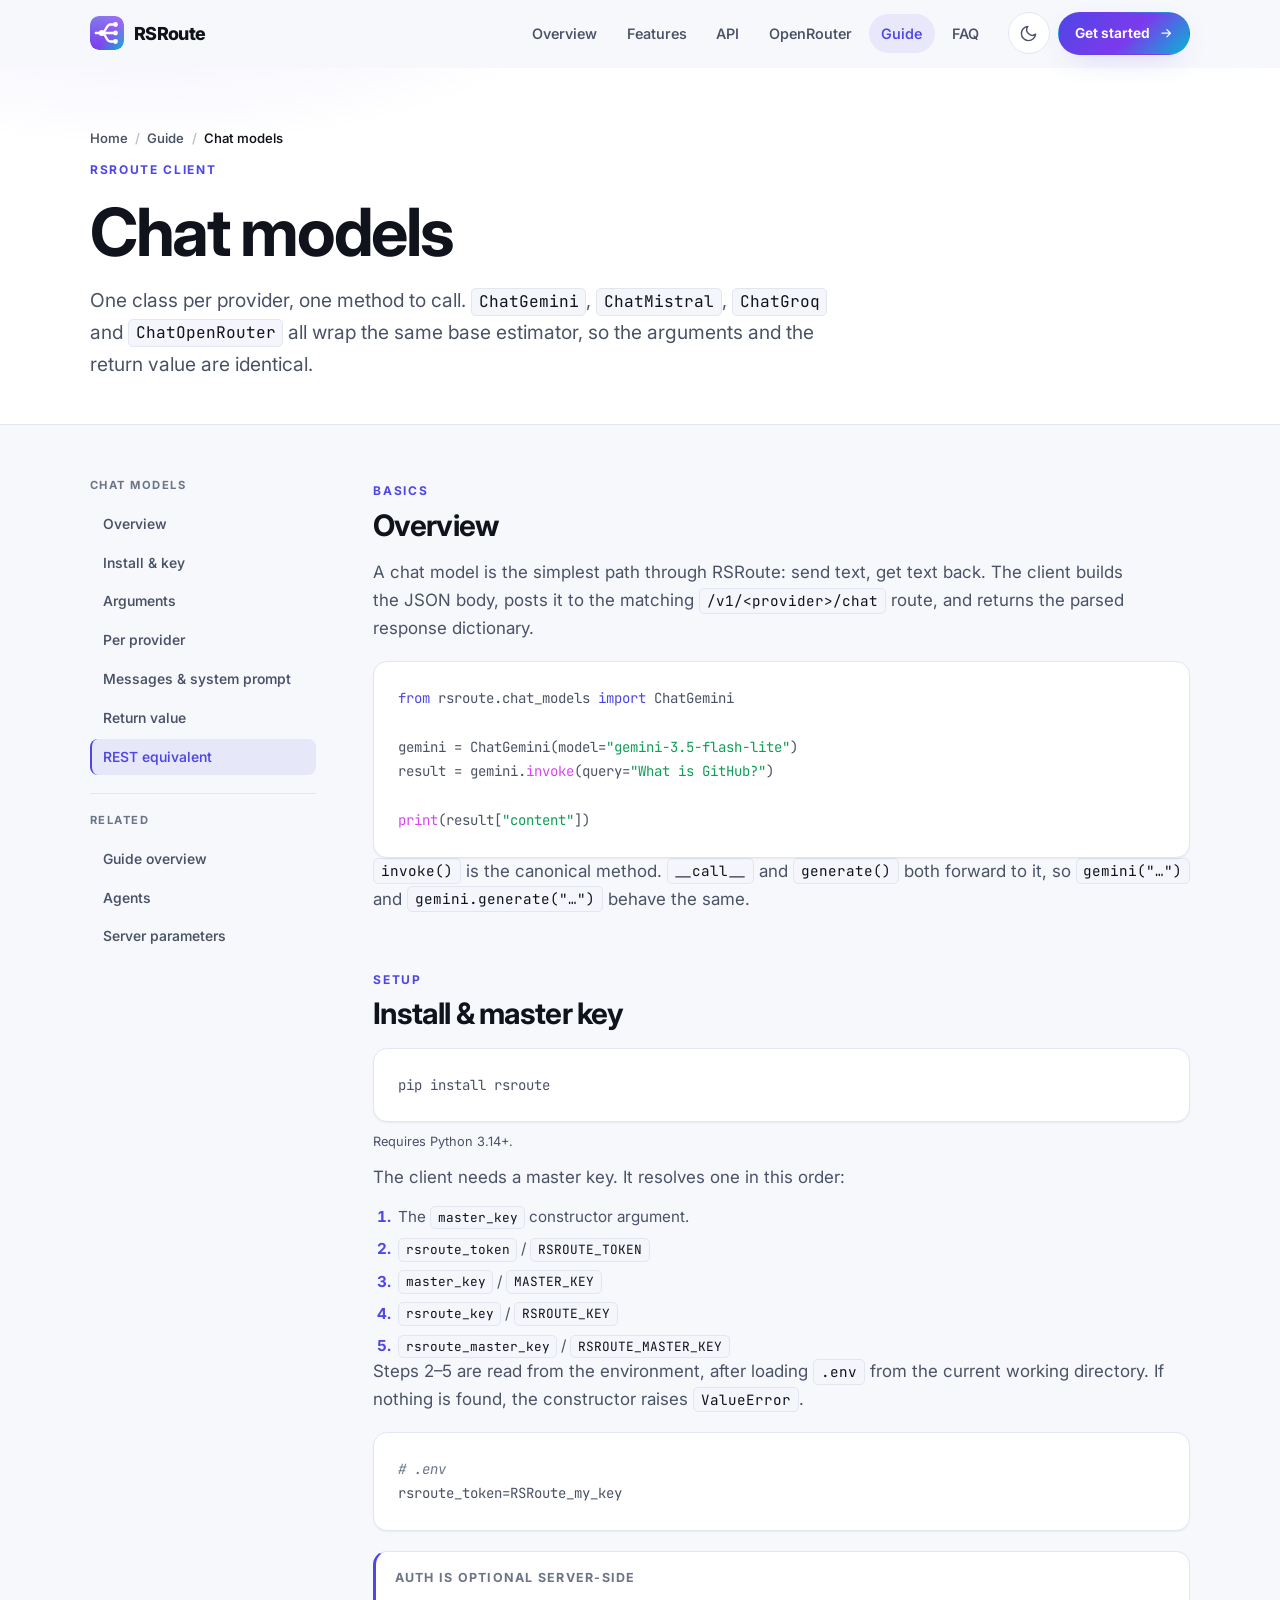
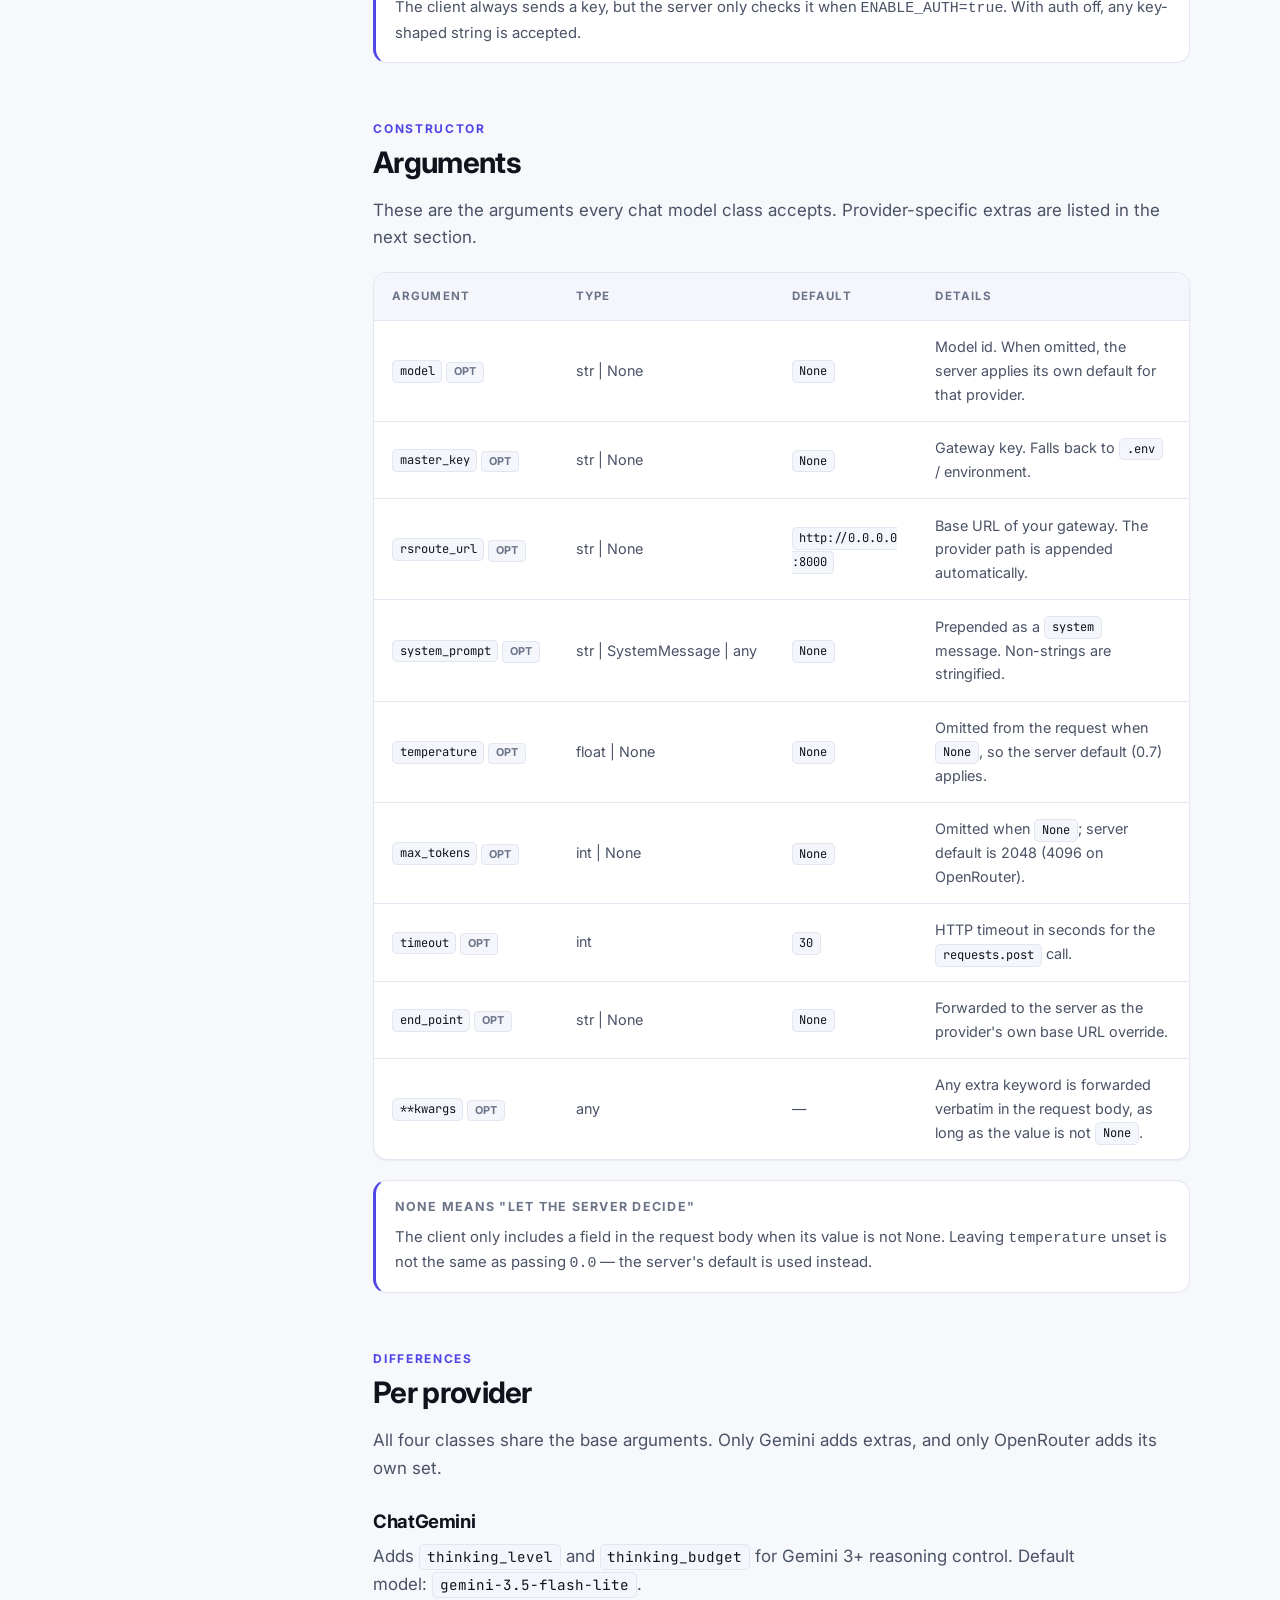
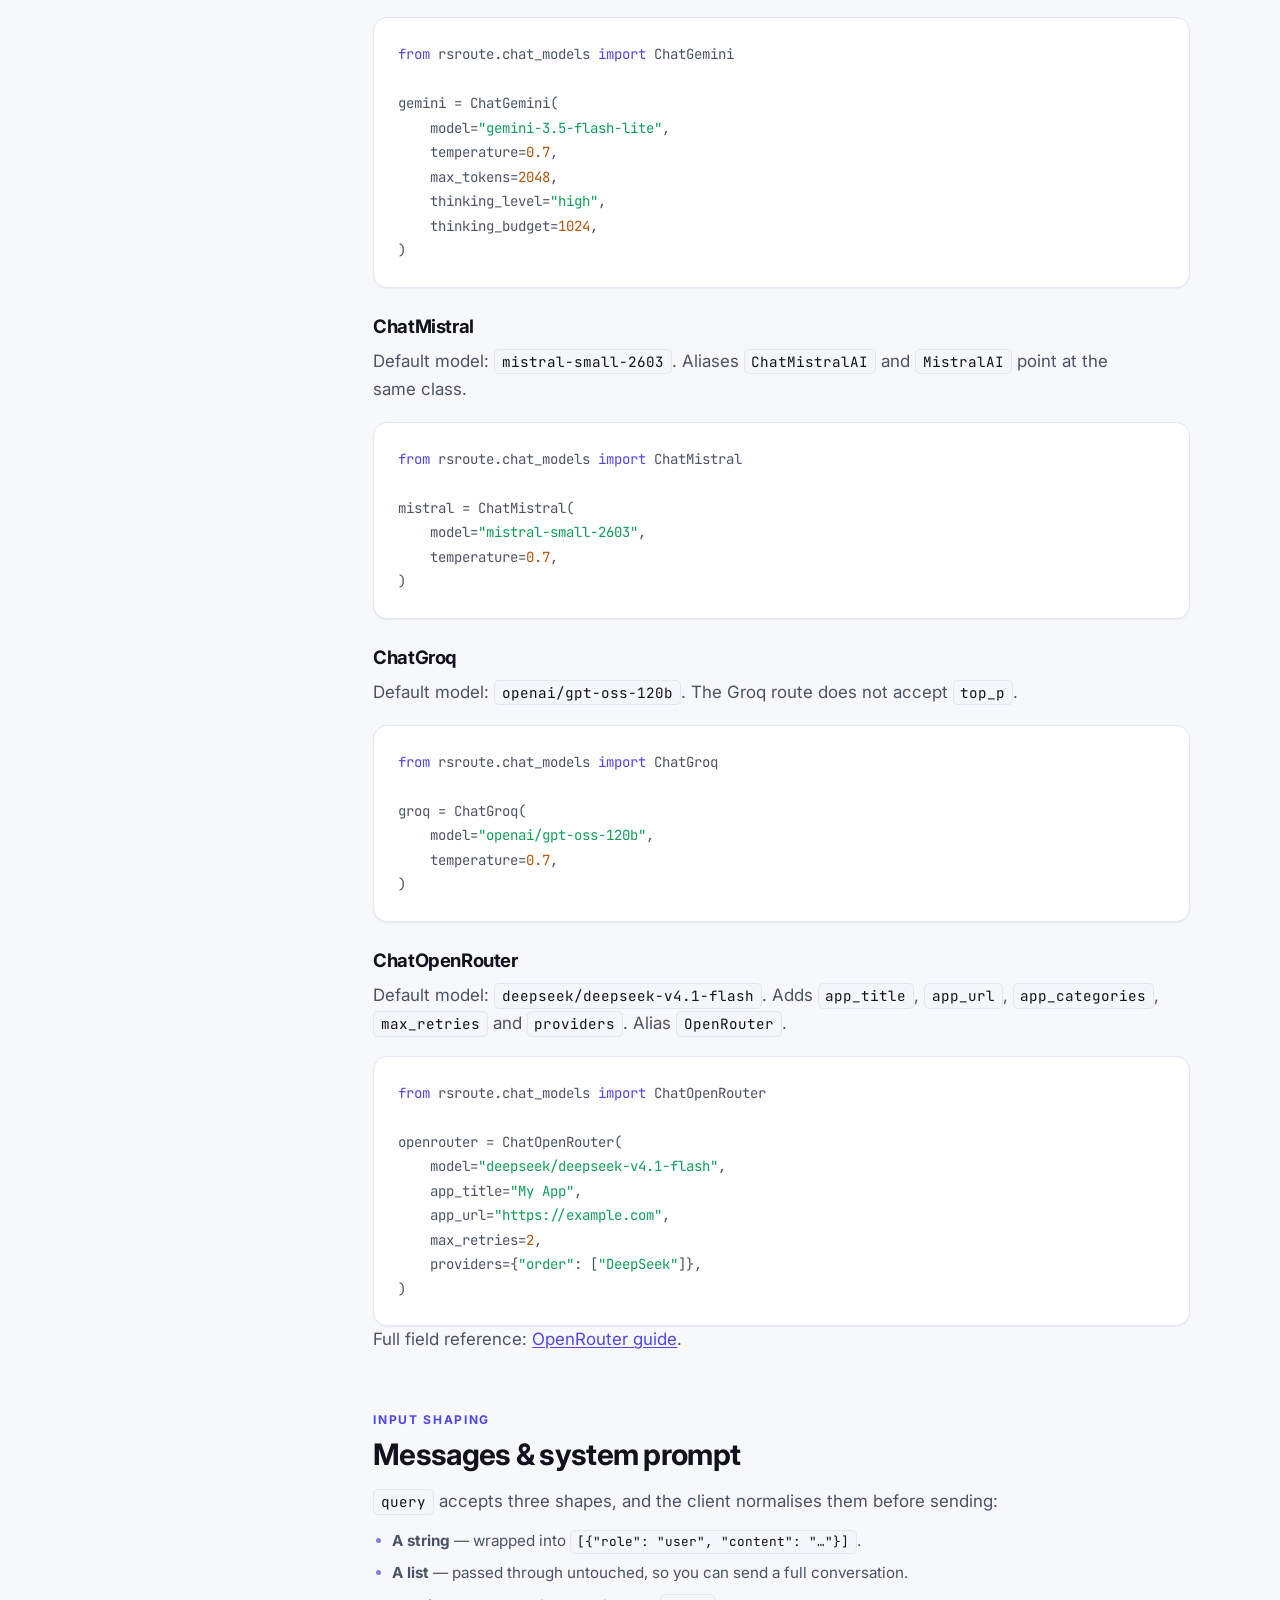
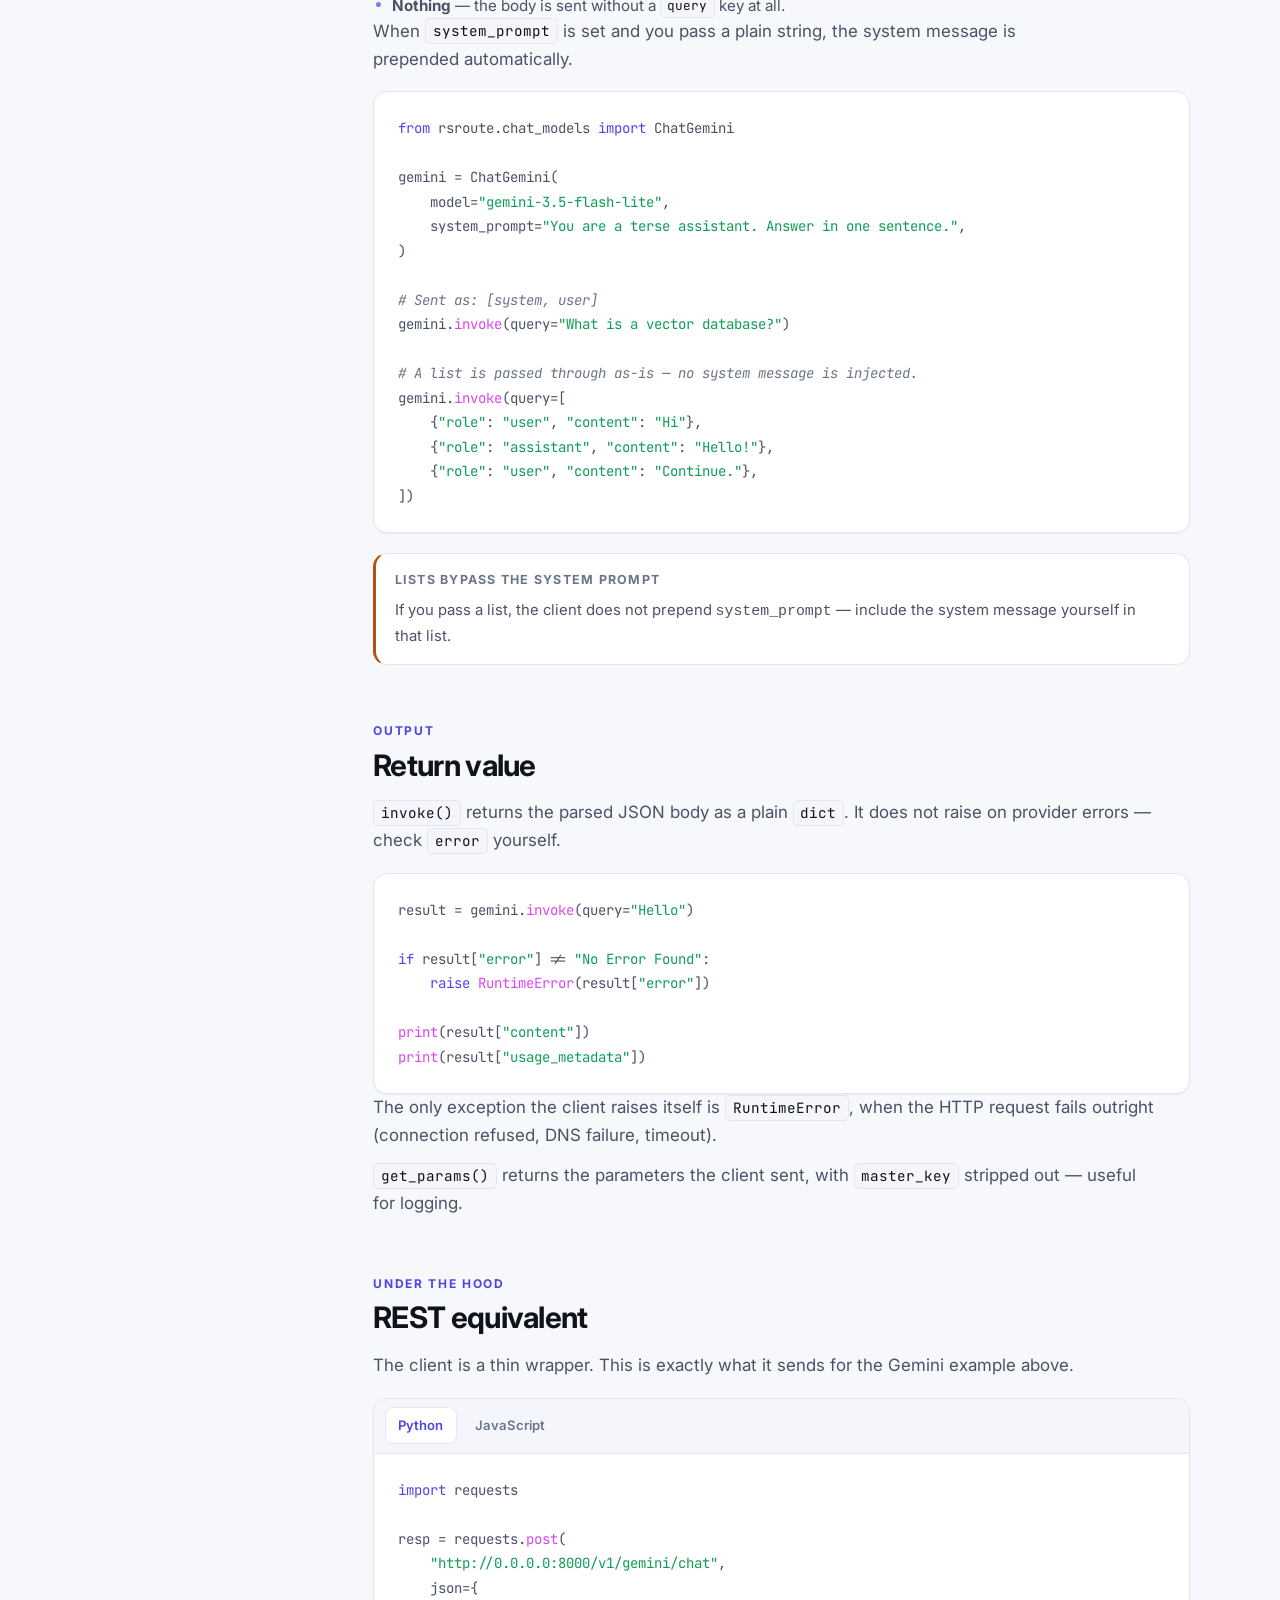
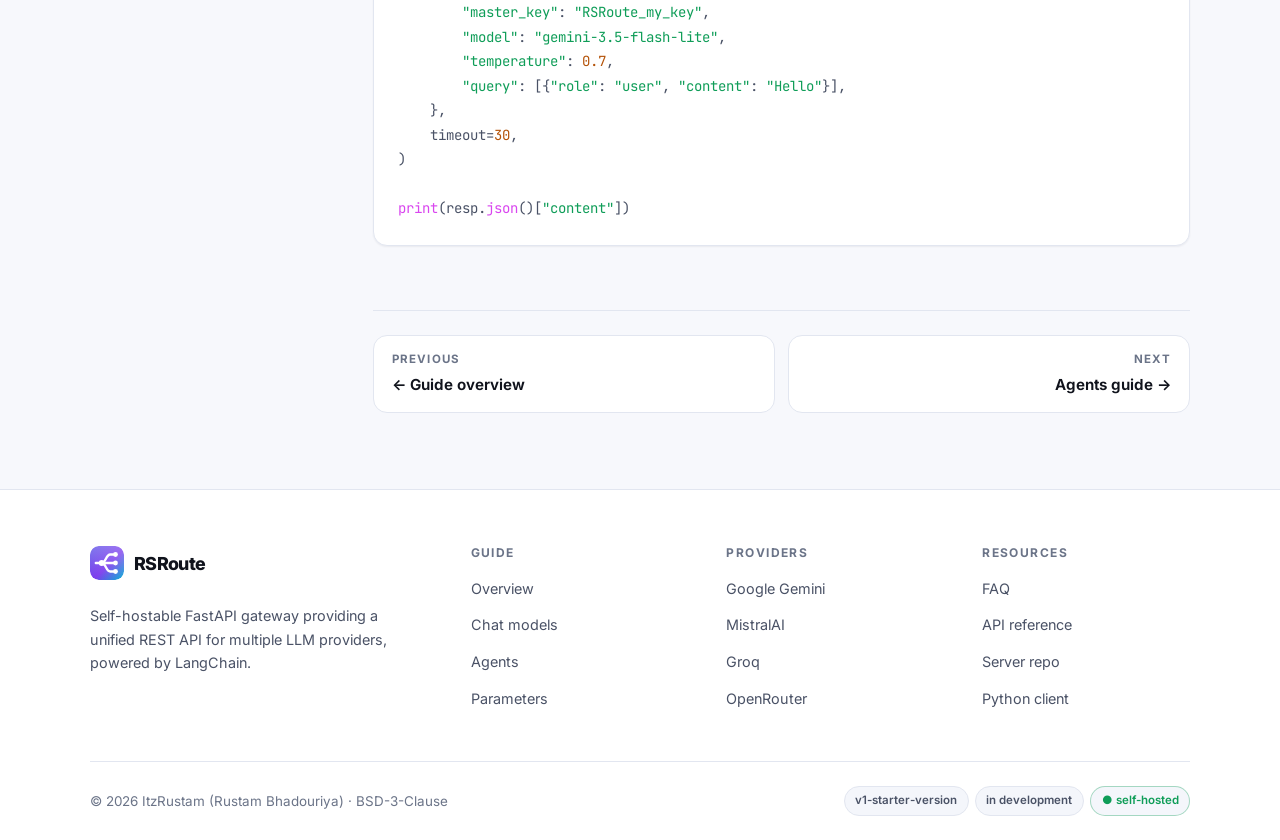
<file: guide/chat_model/index.html>
<!DOCTYPE html>
<html lang="en" data-theme="light">
<head>
  <meta charset="UTF-8" />
  <meta name="viewport" content="width=device-width, initial-scale=1, viewport-fit=cover" />
  <title>Chat models guide — RSRoute</title>
  <meta name="description" content="RSRoute chat model guide: ChatGemini, ChatMistral, ChatGroq and ChatOpenRouter — constructor arguments, defaults, and REST equivalents." />
  <meta name="theme-color" content="#f7f8fc" media="(prefers-color-scheme: light)" />
  <meta name="theme-color" content="#070a12" media="(prefers-color-scheme: dark)" />
  <meta name="color-scheme" content="light dark" />

  <link rel="icon" type="image/svg+xml" href="../../assets/img/favicon.svg" />
  <link rel="apple-touch-icon" href="../../assets/img/logo.svg" />

  <link rel="preconnect" href="https://fonts.googleapis.com" />
  <link rel="preconnect" href="https://fonts.gstatic.com" crossorigin />
  <link href="https://fonts.googleapis.com/css2?family=Inter:wght@400;500;600;700;800&family=JetBrains+Mono:wght@400;500;700&display=swap" rel="stylesheet" />

  <script src="../../assets/js/theme-init.js"></script>

  <link rel="stylesheet" href="../../assets/css/styles.css" />
  <link rel="stylesheet" href="../../assets/css/guide.css" />
</head>
<body>
  <a class="skip-link" href="#main">Skip to content</a>

  <header class="site-header" id="siteHeader">
    <div class="container header-inner">
      <a class="brand" href="../../index.html" aria-label="RSRoute home">
        <img src="../../assets/img/logo.svg" alt="" width="34" height="34" />
        <span>RSRoute</span>
      </a>

      <nav class="nav" id="primaryNav" aria-label="Primary">
        <a href="../../index.html#overview">Overview</a>
        <a href="../../index.html#features">Features</a>
        <a href="../../index.html#api">API</a>
        <a href="../../index.html#openrouter">OpenRouter</a>
        <a href="../index.html" class="is-active" aria-current="page">Guide</a>
        <a href="../../index.html#faq">FAQ</a>
      </nav>

      <div class="header-actions">
        <button class="theme-toggle" id="themeToggle" type="button"
                aria-label="Switch to dark theme" title="Toggle theme">
          <svg class="icon-moon" viewBox="0 0 24 24" fill="none" stroke="currentColor"
               stroke-width="1.8" stroke-linecap="round" stroke-linejoin="round" aria-hidden="true">
            <path d="M21 12.8A9 9 0 1 1 11.2 3a7 7 0 0 0 9.8 9.8Z" />
          </svg>
          <svg class="icon-sun" viewBox="0 0 24 24" fill="none" stroke="currentColor"
               stroke-width="1.8" stroke-linecap="round" stroke-linejoin="round" aria-hidden="true">
            <circle cx="12" cy="12" r="4" />
            <path d="M12 2v2M12 20v2M4.9 4.9l1.4 1.4M17.7 17.7l1.4 1.4M2 12h2M20 12h2M4.9 19.1l1.4-1.4M17.7 6.3l1.4-1.4" />
          </svg>
        </button>

        <a class="btn btn--primary btn--sm" href="../../index.html#quickstart">
          Get started
          <svg viewBox="0 0 24 24" fill="none" stroke="currentColor" stroke-width="2"
               stroke-linecap="round" stroke-linejoin="round" aria-hidden="true">
            <path d="M5 12h14M13 6l6 6-6 6" />
          </svg>
        </a>

        <button class="menu-toggle" id="menuToggle" type="button"
                aria-expanded="false" aria-controls="primaryNav" aria-label="Open menu">
          <svg class="icon-open" viewBox="0 0 24 24" fill="none" stroke="currentColor"
               stroke-width="2" stroke-linecap="round" aria-hidden="true">
            <path d="M4 7h16M4 12h16M4 17h16" />
          </svg>
          <svg class="icon-close" viewBox="0 0 24 24" fill="none" stroke="currentColor"
               stroke-width="2" stroke-linecap="round" aria-hidden="true">
            <path d="M6 6l12 12M18 6L6 18" />
          </svg>
        </button>
      </div>
    </div>
  </header>

  <main id="main">
    <section class="guide-hero">
      <div class="container">
        <nav class="breadcrumbs" aria-label="Breadcrumb">
          <a href="../../index.html">Home</a>
          <span class="sep" aria-hidden="true">/</span>
          <a href="../index.html">Guide</a>
          <span class="sep" aria-hidden="true">/</span>
          <span aria-current="page">Chat models</span>
        </nav>
        <span class="eyebrow">rsroute client</span>
        <h1>Chat models</h1>
        <p class="lede">
          One class per provider, one method to call. <code class="mono">ChatGemini</code>,
          <code class="mono">ChatMistral</code>, <code class="mono">ChatGroq</code> and
          <code class="mono">ChatOpenRouter</code> all wrap the same base estimator, so the
          arguments and the return value are identical.
        </p>
      </div>
    </section>

    <div class="container guide-layout">
      <aside class="guide-sidebar">
        <div class="guide-nav__group">
          <p class="guide-sidebar__title">Chat models</p>
          <nav class="guide-nav" aria-label="Chat model sections">
            <a href="#overview">Overview</a>
            <a href="#install">Install &amp; key</a>
            <a href="#arguments">Arguments</a>
            <a href="#providers">Per provider</a>
            <a href="#messages">Messages &amp; system prompt</a>
            <a href="#response">Return value</a>
            <a href="#rest">REST equivalent</a>
          </nav>
        </div>
        <div class="guide-nav__group">
          <p class="guide-sidebar__title">Related</p>
          <nav class="guide-nav" aria-label="Related guides">
            <a href="../index.html">Guide overview</a>
            <a href="../agent/index.html">Agents</a>
            <a href="../index.html#parameters">Server parameters</a>
          </nav>
        </div>
      </aside>

      <div class="guide-content">
        <!-- ---------- Overview ---------- -->
        <section id="overview">
          <div class="guide-section-head">
            <span class="eyebrow">Basics</span>
            <h2>Overview</h2>
          </div>
          <p>
            A chat model is the simplest path through RSRoute: send text, get text back. The
            client builds the JSON body, posts it to the matching
            <code class="mono">/v1/&lt;provider&gt;/chat</code> route, and returns the parsed
            response dictionary.
          </p>
          <div class="code-wrap">
<pre><code><span class="tok-key">from</span> rsroute.chat_models <span class="tok-key">import</span> ChatGemini

gemini = ChatGemini(model=<span class="tok-str">"gemini-3.5-flash-lite"</span>)
result = gemini.<span class="tok-fn">invoke</span>(query=<span class="tok-str">"What is GitHub?"</span>)

<span class="tok-fn">print</span>(result[<span class="tok-str">"content"</span>])</code></pre>
          </div>
          <p>
            <code class="mono">invoke()</code> is the canonical method. <code class="mono">__call__</code>
            and <code class="mono">generate()</code> both forward to it, so
            <code class="mono">gemini("…")</code> and <code class="mono">gemini.generate("…")</code>
            behave the same.
          </p>
        </section>

        <!-- ---------- Install ---------- -->
        <section id="install">
          <div class="guide-section-head">
            <span class="eyebrow">Setup</span>
            <h2>Install &amp; master key</h2>
          </div>
          <div class="code-wrap">
<pre><code>pip install rsroute</code></pre>
          </div>
          <p class="code-caption">Requires Python 3.14+.</p>
          <p>
            The client needs a master key. It resolves one in this order:
          </p>
          <ol>
            <li>The <code class="mono">master_key</code> constructor argument.</li>
            <li><code class="mono">rsroute_token</code> / <code class="mono">RSROUTE_TOKEN</code></li>
            <li><code class="mono">master_key</code> / <code class="mono">MASTER_KEY</code></li>
            <li><code class="mono">rsroute_key</code> / <code class="mono">RSROUTE_KEY</code></li>
            <li><code class="mono">rsroute_master_key</code> / <code class="mono">RSROUTE_MASTER_KEY</code></li>
          </ol>
          <p>
            Steps 2–5 are read from the environment, after loading <code class="mono">.env</code>
            from the current working directory. If nothing is found, the constructor raises
            <code class="mono">ValueError</code>.
          </p>
          <div class="code-wrap">
<pre><code><span class="tok-com"># .env</span>
rsroute_token=RSRoute_my_key</code></pre>
          </div>
          <div class="callout">
            <span class="callout__title">Auth is optional server-side</span>
            <p>
              The client always sends a key, but the server only checks it when
              <code>ENABLE_AUTH=true</code>. With auth off, any key-shaped string is accepted.
            </p>
          </div>
        </section>

        <!-- ---------- Arguments ---------- -->
        <section id="arguments">
          <div class="guide-section-head">
            <span class="eyebrow">Constructor</span>
            <h2>Arguments</h2>
          </div>
          <p>
            These are the arguments every chat model class accepts. Provider-specific extras are
            listed in the next section.
          </p>
          <div class="table-scroll" style="margin-top:1.25rem">
            <table class="param-table">
              <caption class="sr-only">Chat model constructor arguments</caption>
              <thead>
                <tr>
                  <th scope="col">Argument</th>
                  <th scope="col">Type</th>
                  <th scope="col">Default</th>
                  <th scope="col">Details</th>
                </tr>
              </thead>
              <tbody>
                <tr>
                  <td><code>model</code> <span class="opt">opt</span></td>
                  <td>str | None</td>
                  <td><code>None</code></td>
                  <td>Model id. When omitted, the server applies its own default for that provider.</td>
                </tr>
                <tr>
                  <td><code>master_key</code> <span class="opt">opt</span></td>
                  <td>str | None</td>
                  <td><code>None</code></td>
                  <td>Gateway key. Falls back to <code>.env</code> / environment.</td>
                </tr>
                <tr>
                  <td><code>rsroute_url</code> <span class="opt">opt</span></td>
                  <td>str | None</td>
                  <td><code>http://0.0.0.0:8000</code></td>
                  <td>Base URL of your gateway. The provider path is appended automatically.</td>
                </tr>
                <tr>
                  <td><code>system_prompt</code> <span class="opt">opt</span></td>
                  <td>str | SystemMessage | any</td>
                  <td><code>None</code></td>
                  <td>Prepended as a <code>system</code> message. Non-strings are stringified.</td>
                </tr>
                <tr>
                  <td><code>temperature</code> <span class="opt">opt</span></td>
                  <td>float | None</td>
                  <td><code>None</code></td>
                  <td>Omitted from the request when <code>None</code>, so the server default (0.7) applies.</td>
                </tr>
                <tr>
                  <td><code>max_tokens</code> <span class="opt">opt</span></td>
                  <td>int | None</td>
                  <td><code>None</code></td>
                  <td>Omitted when <code>None</code>; server default is 2048 (4096 on OpenRouter).</td>
                </tr>
                <tr>
                  <td><code>timeout</code> <span class="opt">opt</span></td>
                  <td>int</td>
                  <td><code>30</code></td>
                  <td>HTTP timeout in seconds for the <code>requests.post</code> call.</td>
                </tr>
                <tr>
                  <td><code>end_point</code> <span class="opt">opt</span></td>
                  <td>str | None</td>
                  <td><code>None</code></td>
                  <td>Forwarded to the server as the provider's own base URL override.</td>
                </tr>
                <tr>
                  <td><code>**kwargs</code> <span class="opt">opt</span></td>
                  <td>any</td>
                  <td>—</td>
                  <td>
                    Any extra keyword is forwarded verbatim in the request body, as long as the
                    value is not <code>None</code>.
                  </td>
                </tr>
              </tbody>
            </table>
          </div>
          <div class="callout">
            <span class="callout__title">None means "let the server decide"</span>
            <p>
              The client only includes a field in the request body when its value is not
              <code>None</code>. Leaving <code>temperature</code> unset is not the same as passing
              <code>0.0</code> — the server's default is used instead.
            </p>
          </div>
        </section>

        <!-- ---------- Per provider ---------- -->
        <section id="providers">
          <div class="guide-section-head">
            <span class="eyebrow">Differences</span>
            <h2>Per provider</h2>
          </div>
          <p>
            All four classes share the base arguments. Only Gemini adds extras, and only
            OpenRouter adds its own set.
          </p>

          <h3>ChatGemini</h3>
          <p>
            Adds <code class="mono">thinking_level</code> and <code class="mono">thinking_budget</code>
            for Gemini 3+ reasoning control. Default model:
            <code class="mono">gemini-3.5-flash-lite</code>.
          </p>
          <div class="code-wrap">
<pre><code><span class="tok-key">from</span> rsroute.chat_models <span class="tok-key">import</span> ChatGemini

gemini = ChatGemini(
    model=<span class="tok-str">"gemini-3.5-flash-lite"</span>,
    temperature=<span class="tok-num">0.7</span>,
    max_tokens=<span class="tok-num">2048</span>,
    thinking_level=<span class="tok-str">"high"</span>,
    thinking_budget=<span class="tok-num">1024</span>,
)</code></pre>
          </div>

          <h3>ChatMistral</h3>
          <p>
            Default model: <code class="mono">mistral-small-2603</code>. Aliases
            <code class="mono">ChatMistralAI</code> and <code class="mono">MistralAI</code> point at
            the same class.
          </p>
          <div class="code-wrap">
<pre><code><span class="tok-key">from</span> rsroute.chat_models <span class="tok-key">import</span> ChatMistral

mistral = ChatMistral(
    model=<span class="tok-str">"mistral-small-2603"</span>,
    temperature=<span class="tok-num">0.7</span>,
)</code></pre>
          </div>

          <h3>ChatGroq</h3>
          <p>
            Default model: <code class="mono">openai/gpt-oss-120b</code>. The Groq route does not
            accept <code class="mono">top_p</code>.
          </p>
          <div class="code-wrap">
<pre><code><span class="tok-key">from</span> rsroute.chat_models <span class="tok-key">import</span> ChatGroq

groq = ChatGroq(
    model=<span class="tok-str">"openai/gpt-oss-120b"</span>,
    temperature=<span class="tok-num">0.7</span>,
)</code></pre>
          </div>

          <h3>ChatOpenRouter</h3>
          <p>
            Default model: <code class="mono">deepseek/deepseek-v4.1-flash</code>. Adds
            <code class="mono">app_title</code>, <code class="mono">app_url</code>,
            <code class="mono">app_categories</code>, <code class="mono">max_retries</code> and
            <code class="mono">providers</code>. Alias <code class="mono">OpenRouter</code>.
          </p>
          <div class="code-wrap">
<pre><code><span class="tok-key">from</span> rsroute.chat_models <span class="tok-key">import</span> ChatOpenRouter

openrouter = ChatOpenRouter(
    model=<span class="tok-str">"deepseek/deepseek-v4.1-flash"</span>,
    app_title=<span class="tok-str">"My App"</span>,
    app_url=<span class="tok-str">"https://example.com"</span>,
    max_retries=<span class="tok-num">2</span>,
    providers={<span class="tok-str">"order"</span>: [<span class="tok-str">"DeepSeek"</span>]},
)</code></pre>
          </div>
          <p>
            Full field reference:
            <a class="inline-link" href="../openrouter/index.html">OpenRouter guide</a>.
          </p>
        </section>

        <!-- ---------- Messages ---------- -->
        <section id="messages">
          <div class="guide-section-head">
            <span class="eyebrow">Input shaping</span>
            <h2>Messages &amp; system prompt</h2>
          </div>
          <p>
            <code class="mono">query</code> accepts three shapes, and the client normalises them
            before sending:
          </p>
          <ul>
            <li>
              <strong>A string</strong> — wrapped into
              <code class="mono">[{"role": "user", "content": "…"}]</code>.
            </li>
            <li>
              <strong>A list</strong> — passed through untouched, so you can send a full
              conversation.
            </li>
            <li>
              <strong>Nothing</strong> — the body is sent without a <code class="mono">query</code>
              key at all.
            </li>
          </ul>
          <p>
            When <code class="mono">system_prompt</code> is set and you pass a plain string, the
            system message is prepended automatically.
          </p>
          <div class="code-wrap">
<pre><code><span class="tok-key">from</span> rsroute.chat_models <span class="tok-key">import</span> ChatGemini

gemini = ChatGemini(
    model=<span class="tok-str">"gemini-3.5-flash-lite"</span>,
    system_prompt=<span class="tok-str">"You are a terse assistant. Answer in one sentence."</span>,
)

<span class="tok-com"># Sent as: [system, user]</span>
gemini.<span class="tok-fn">invoke</span>(query=<span class="tok-str">"What is a vector database?"</span>)

<span class="tok-com"># A list is passed through as-is — no system message is injected.</span>
gemini.<span class="tok-fn">invoke</span>(query=[
    {<span class="tok-str">"role"</span>: <span class="tok-str">"user"</span>, <span class="tok-str">"content"</span>: <span class="tok-str">"Hi"</span>},
    {<span class="tok-str">"role"</span>: <span class="tok-str">"assistant"</span>, <span class="tok-str">"content"</span>: <span class="tok-str">"Hello!"</span>},
    {<span class="tok-str">"role"</span>: <span class="tok-str">"user"</span>, <span class="tok-str">"content"</span>: <span class="tok-str">"Continue."</span>},
])</code></pre>
          </div>
          <div class="callout callout--warn">
            <span class="callout__title">Lists bypass the system prompt</span>
            <p>
              If you pass a list, the client does not prepend <code>system_prompt</code> — include
              the system message yourself in that list.
            </p>
          </div>
        </section>

        <!-- ---------- Response ---------- -->
        <section id="response">
          <div class="guide-section-head">
            <span class="eyebrow">Output</span>
            <h2>Return value</h2>
          </div>
          <p>
            <code class="mono">invoke()</code> returns the parsed JSON body as a plain
            <code class="mono">dict</code>. It does not raise on provider errors — check
            <code class="mono">error</code> yourself.
          </p>
          <div class="code-wrap">
<pre><code>result = gemini.<span class="tok-fn">invoke</span>(query=<span class="tok-str">"Hello"</span>)

<span class="tok-key">if</span> result[<span class="tok-str">"error"</span>] != <span class="tok-str">"No Error Found"</span>:
    <span class="tok-key">raise</span> <span class="tok-fn">RuntimeError</span>(result[<span class="tok-str">"error"</span>])

<span class="tok-fn">print</span>(result[<span class="tok-str">"content"</span>])
<span class="tok-fn">print</span>(result[<span class="tok-str">"usage_metadata"</span>])</code></pre>
          </div>
          <p>
            The only exception the client raises itself is
            <code class="mono">RuntimeError</code>, when the HTTP request fails outright
            (connection refused, DNS failure, timeout).
          </p>
          <p>
            <code class="mono">get_params()</code> returns the parameters the client sent, with
            <code class="mono">master_key</code> stripped out — useful for logging.
          </p>
        </section>

        <!-- ---------- REST ---------- -->
        <section id="rest">
          <div class="guide-section-head">
            <span class="eyebrow">Under the hood</span>
            <h2>REST equivalent</h2>
          </div>
          <p>
            The client is a thin wrapper. This is exactly what it sends for the Gemini example
            above.
          </p>
          <div class="code-wrap">
            <div class="code-tabs" role="tablist" aria-label="REST equivalent">
              <button class="code-tab" role="tab" aria-selected="true" aria-controls="panel-cm-py" id="tab-cm-py" type="button">Python</button>
              <button class="code-tab" role="tab" aria-selected="false" aria-controls="panel-cm-js" id="tab-cm-js" type="button">JavaScript</button>
            </div>
            <div class="code-panel is-active" id="panel-cm-py" role="tabpanel" aria-labelledby="tab-cm-py">
<pre><code><span class="tok-key">import</span> requests

resp = requests.<span class="tok-fn">post</span>(
    <span class="tok-str">"http://0.0.0.0:8000/v1/gemini/chat"</span>,
    json={
        <span class="tok-str">"master_key"</span>: <span class="tok-str">"RSRoute_my_key"</span>,
        <span class="tok-str">"model"</span>: <span class="tok-str">"gemini-3.5-flash-lite"</span>,
        <span class="tok-str">"temperature"</span>: <span class="tok-num">0.7</span>,
        <span class="tok-str">"query"</span>: [{<span class="tok-str">"role"</span>: <span class="tok-str">"user"</span>, <span class="tok-str">"content"</span>: <span class="tok-str">"Hello"</span>}],
    },
    timeout=<span class="tok-num">30</span>,
)

<span class="tok-fn">print</span>(resp.<span class="tok-fn">json</span>()[<span class="tok-str">"content"</span>])</code></pre>
            </div>
            <div class="code-panel" id="panel-cm-js" role="tabpanel" aria-labelledby="tab-cm-js">
<pre><code><span class="tok-key">const</span> resp = <span class="tok-key">await</span> <span class="tok-fn">fetch</span>(<span class="tok-str">"http://0.0.0.0:8000/v1/gemini/chat"</span>, {
  method: <span class="tok-str">"POST"</span>,
  headers: { <span class="tok-str">"Content-Type"</span>: <span class="tok-str">"application/json"</span> },
  body: <span class="tok-fn">JSON.stringify</span>({
    master_key: <span class="tok-str">"RSRoute_my_key"</span>,
    model: <span class="tok-str">"gemini-3.5-flash-lite"</span>,
    temperature: <span class="tok-num">0.7</span>,
    query: [{ role: <span class="tok-str">"user"</span>, content: <span class="tok-str">"Hello"</span> }],
  }),
});

<span class="tok-key">const</span> data = <span class="tok-key">await</span> resp.<span class="tok-fn">json</span>();
console.<span class="tok-fn">log</span>(data.content);</code></pre>
            </div>
          </div>
        </section>

        <nav class="guide-pager" aria-label="Guide pagination">
          <a href="../index.html">
            <span class="dir">Previous</span>
            <span class="label">← Guide overview</span>
          </a>
          <a class="next" href="../agent/index.html">
            <span class="dir">Next</span>
            <span class="label">Agents guide →</span>
          </a>
        </nav>
      </div>
    </div>
  </main>

  <footer class="site-footer">
    <div class="container">
      <div class="footer-grid">
        <div class="footer-brand">
          <a class="brand" href="../../index.html" aria-label="RSRoute home">
            <img src="../../assets/img/logo.svg" alt="" width="34" height="34" />
            <span>RSRoute</span>
          </a>
          <p>
            Self-hostable FastAPI gateway providing a unified REST API for multiple LLM
            providers, powered by LangChain.
          </p>
        </div>

        <div class="footer-col">
          <h4>Guide</h4>
          <ul>
            <li><a href="../index.html">Overview</a></li>
            <li><a href="index.html">Chat models</a></li>
            <li><a href="../agent/index.html">Agents</a></li>
            <li><a href="../index.html#parameters">Parameters</a></li>
          </ul>
        </div>

        <div class="footer-col">
          <h4>Providers</h4>
          <ul>
            <li><a href="../gemini/index.html">Google Gemini</a></li>
            <li><a href="../mistral/index.html">MistralAI</a></li>
            <li><a href="../groq/index.html">Groq</a></li>
            <li><a href="../openrouter/index.html">OpenRouter</a></li>
          </ul>
        </div>

        <div class="footer-col">
          <h4>Resources</h4>
          <ul>
            <li><a href="../../index.html#faq">FAQ</a></li>
            <li><a href="../../index.html#api">API reference</a></li>
            <li><a href="https://www.github.com/ItzRustam/rsroute" target="_blank" rel="noopener noreferrer">Server repo</a></li>
            <li><a href="https://www.github.com/ItzRustam/rsroute-package" target="_blank" rel="noopener noreferrer">Python client</a></li>
          </ul>
        </div>
      </div>

      <div class="footer-bottom">
        <span>&copy; 2026 ItzRustam (Rustam Bhadouriya) &middot; BSD-3-Clause</span>
        <div class="badge-row">
          <span class="chip">v1-starter-version</span>
          <span class="chip">in development</span>
          <span class="chip chip--ok">&#9679; self-hosted</span>
        </div>
      </div>
    </div>
  </footer>

  <button class="to-top" id="toTop" type="button" aria-label="Back to top">
    <svg viewBox="0 0 24 24" fill="none" stroke="currentColor" stroke-width="2"
         stroke-linecap="round" stroke-linejoin="round" aria-hidden="true">
      <path d="M12 19V5M6 11l6-6 6 6" />
    </svg>
  </button>

  <script src="../../assets/js/main.js"></script>
  <script src="../../assets/js/guide.js"></script>
</body>
</html>
</file>
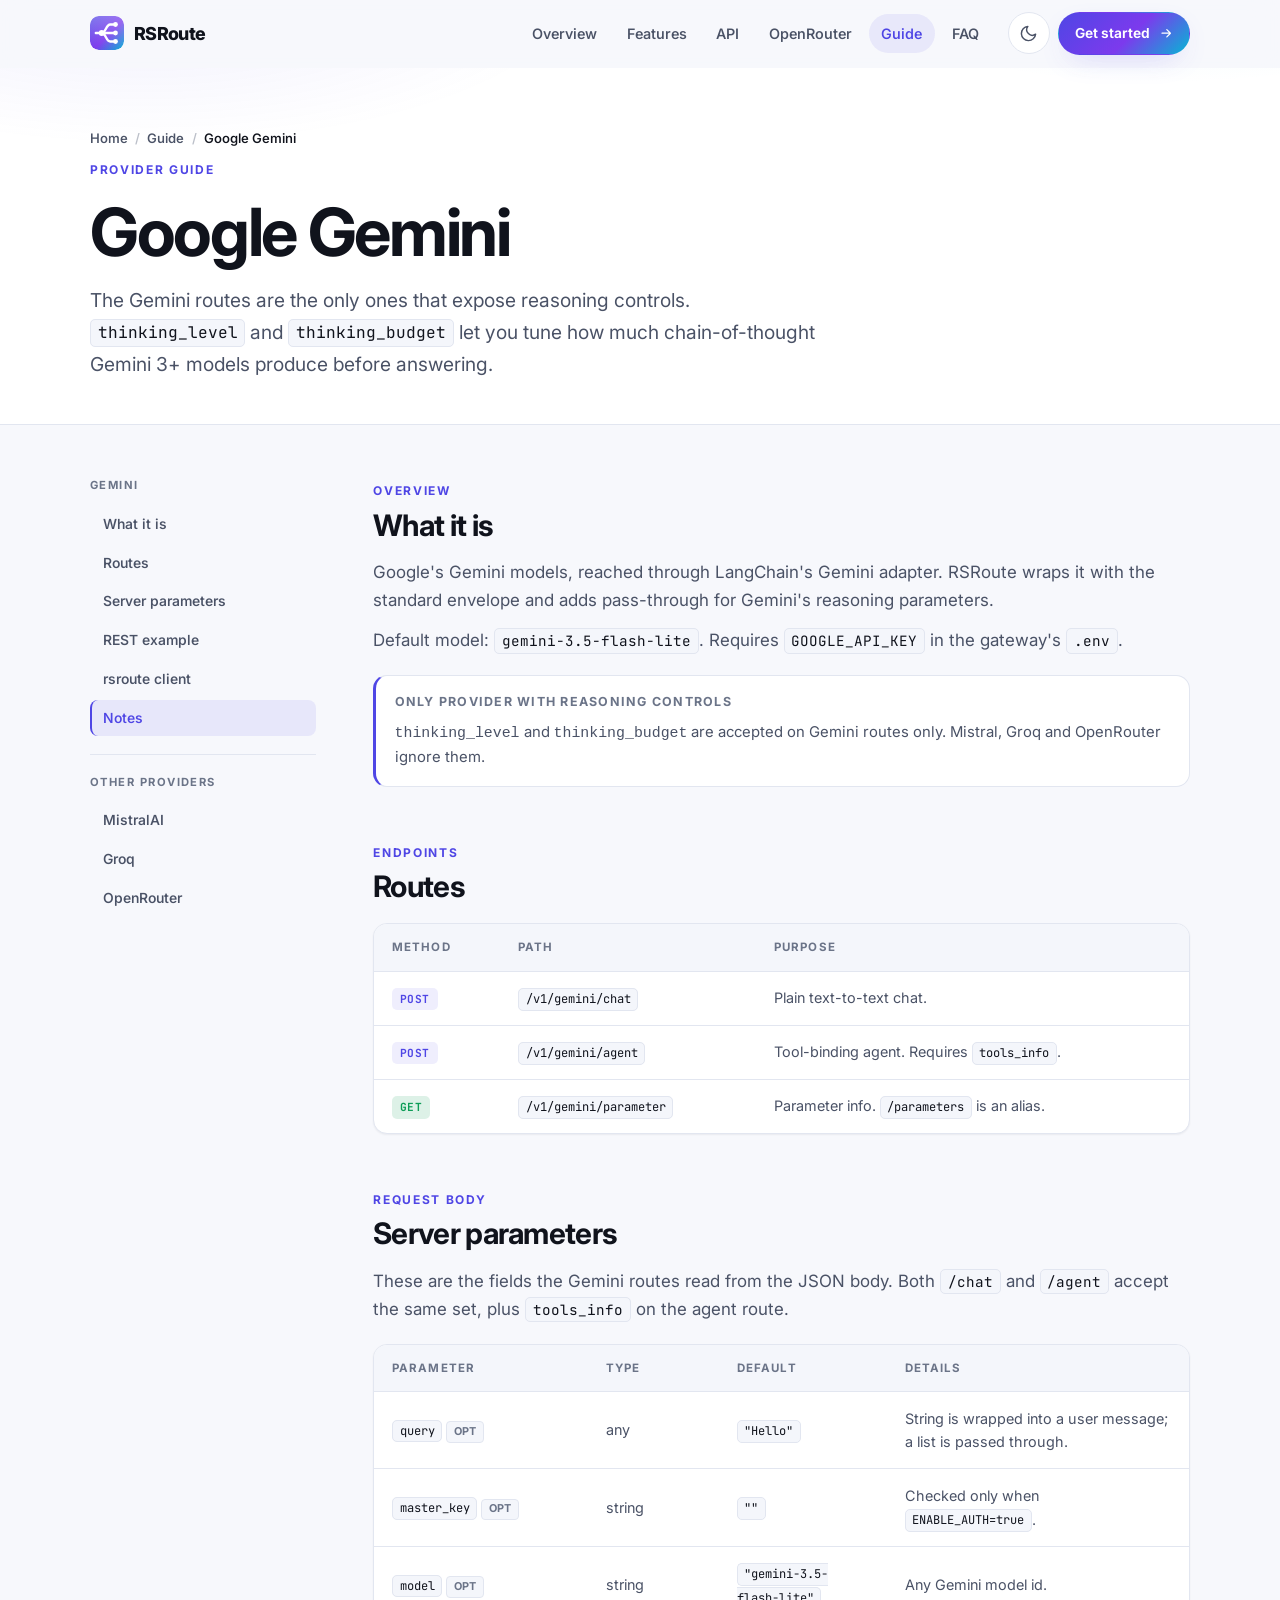
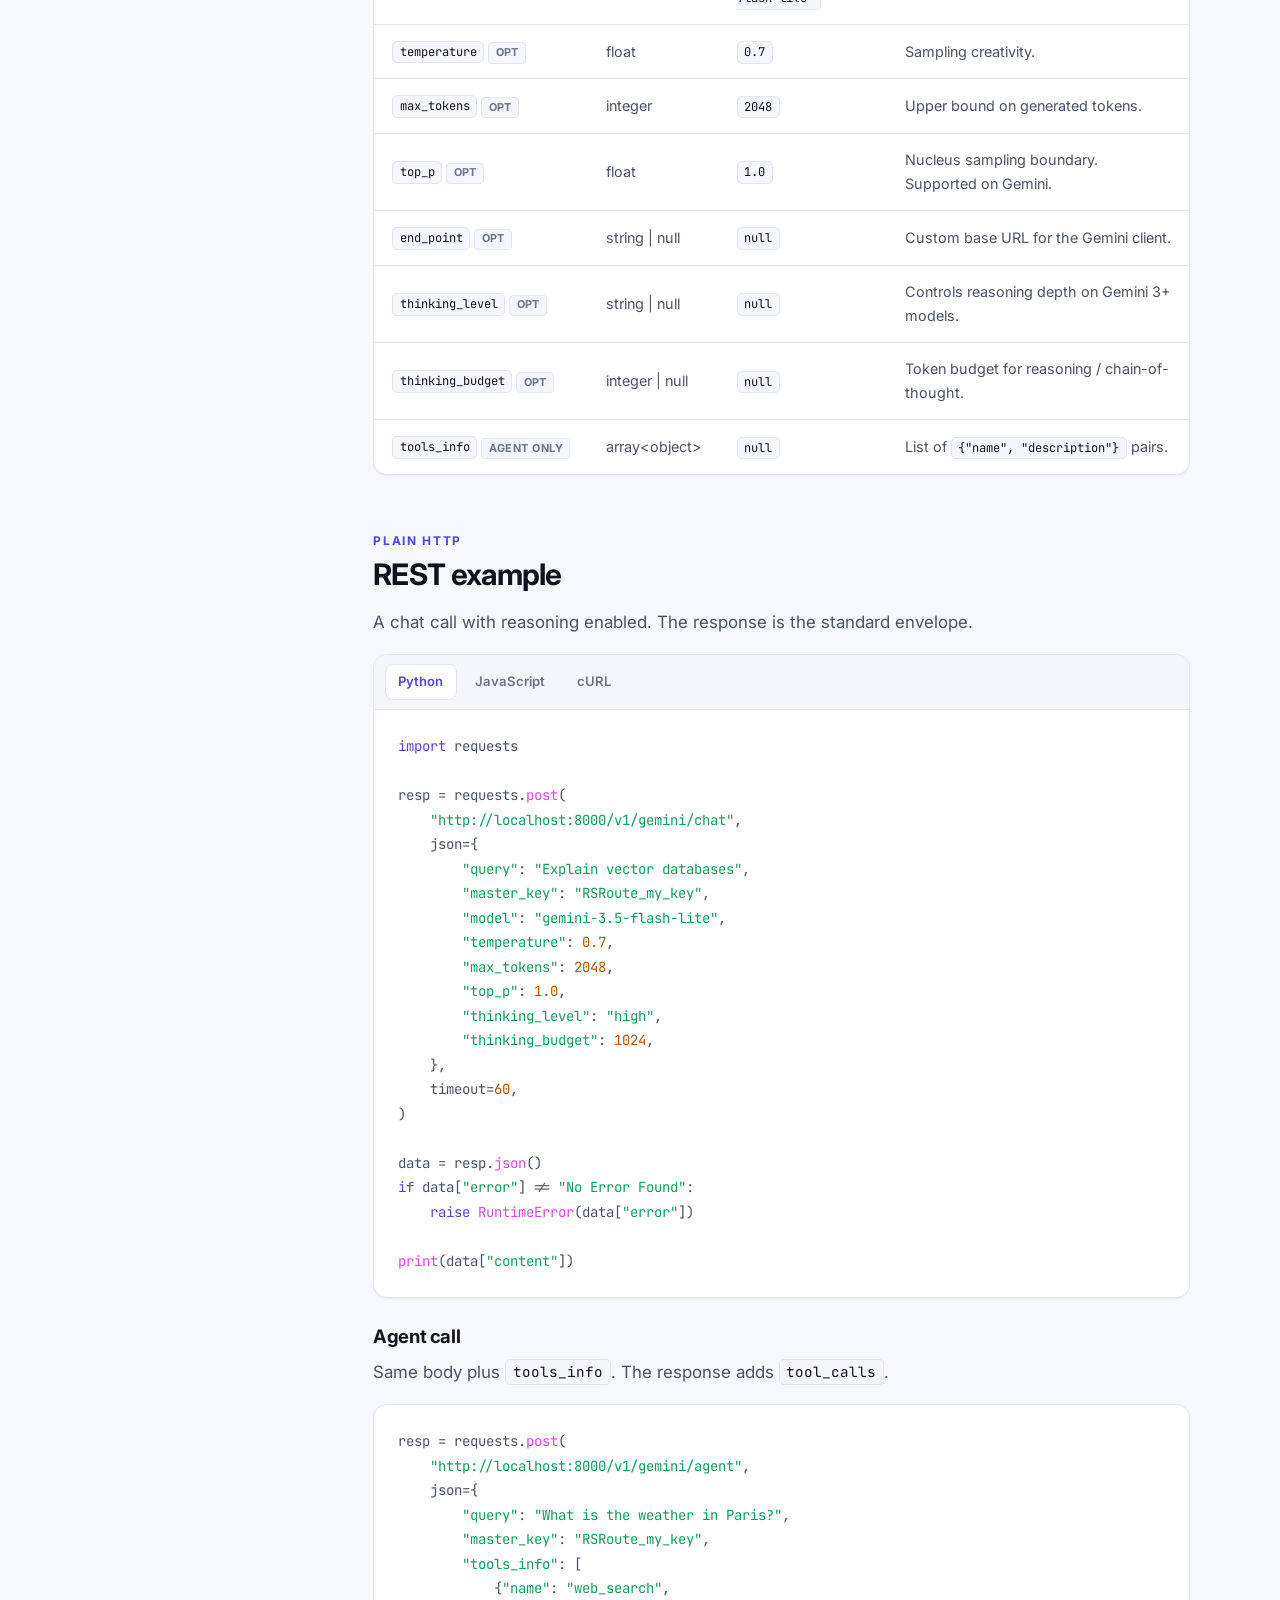
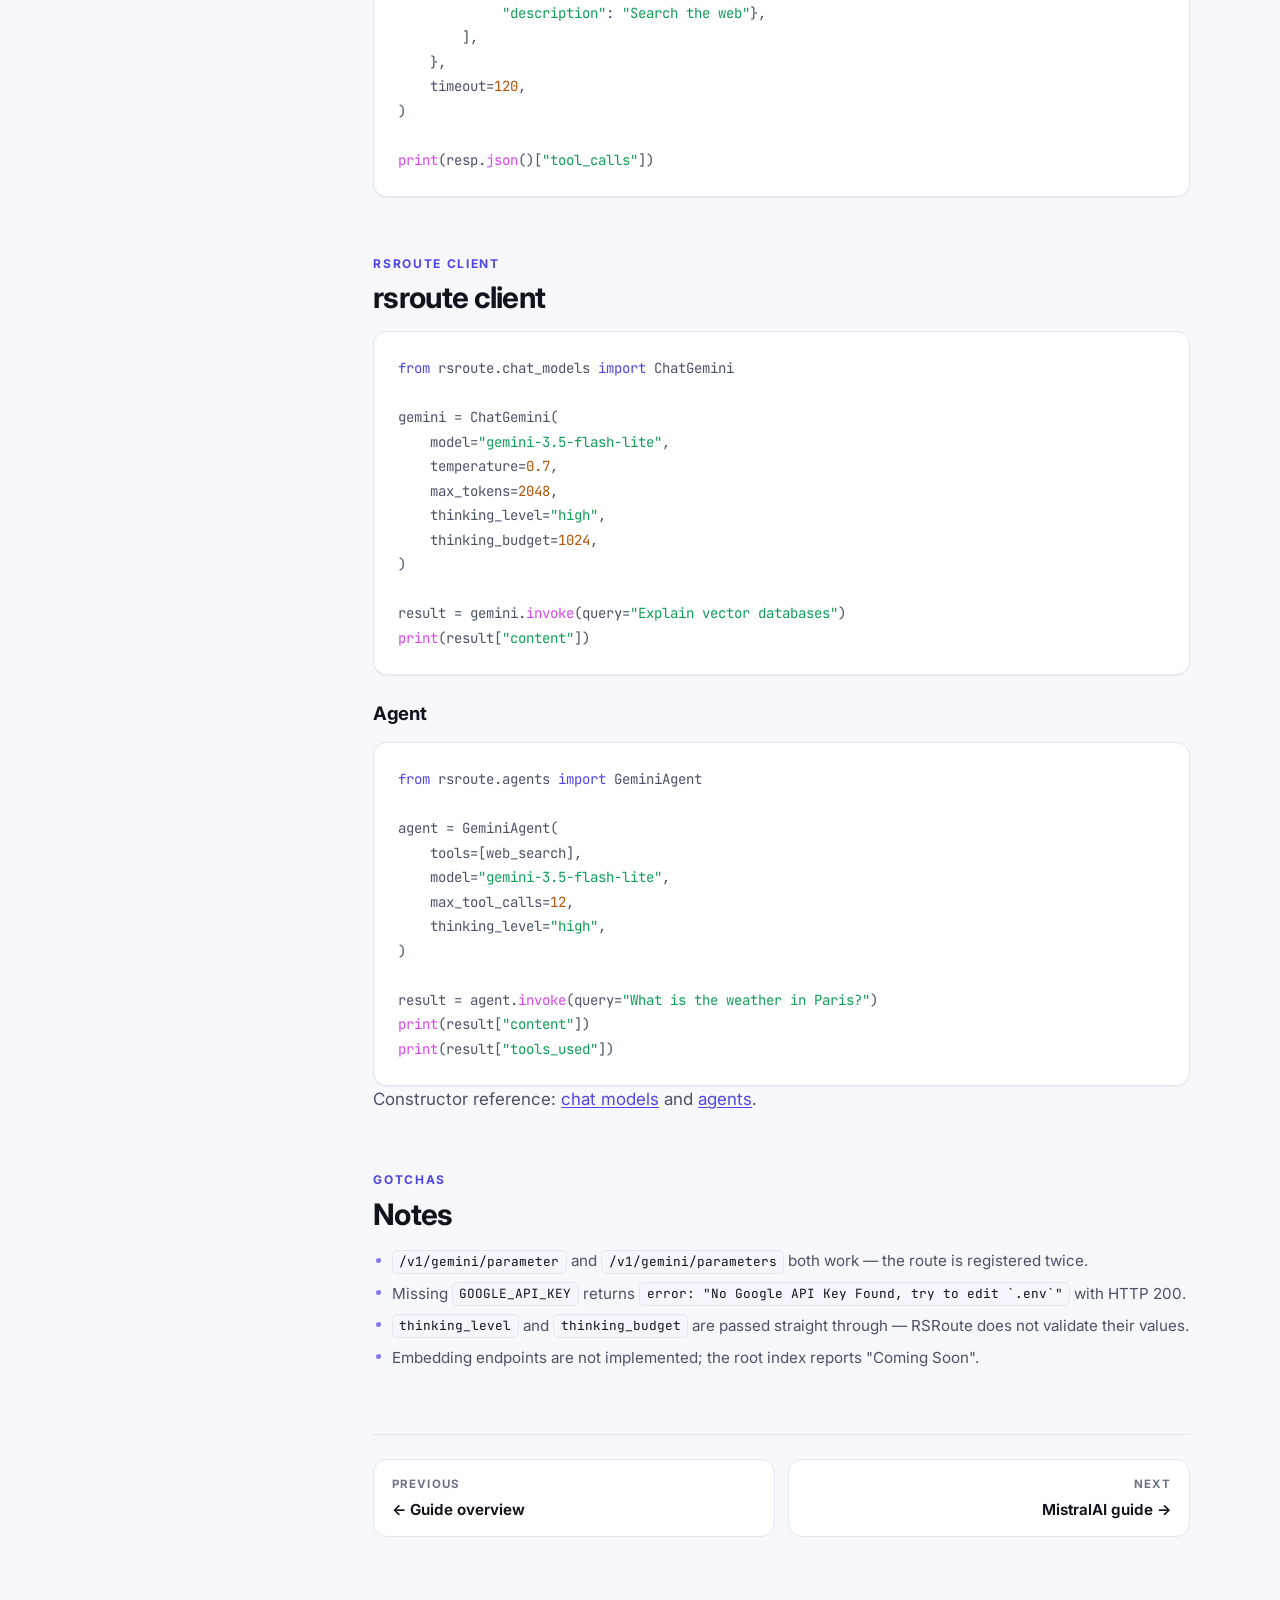
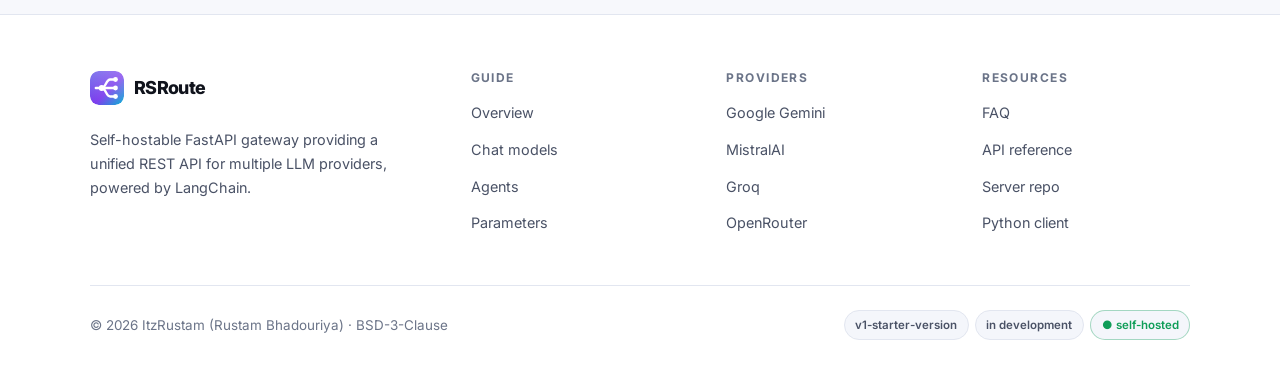
<file: guide/gemini/index.html>
<!DOCTYPE html>
<html lang="en" data-theme="light">
<head>
  <meta charset="UTF-8" />
  <meta name="viewport" content="width=device-width, initial-scale=1, viewport-fit=cover" />
  <title>Google Gemini guide — RSRoute</title>
  <meta name="description" content="RSRoute Google Gemini guide: /v1/gemini routes, every server parameter including thinking_level and thinking_budget, REST examples in Python and JavaScript, and the rsroute client." />
  <meta name="theme-color" content="#f7f8fc" media="(prefers-color-scheme: light)" />
  <meta name="theme-color" content="#070a12" media="(prefers-color-scheme: dark)" />
  <meta name="color-scheme" content="light dark" />

  <link rel="icon" type="image/svg+xml" href="../../assets/img/favicon.svg" />
  <link rel="apple-touch-icon" href="../../assets/img/logo.svg" />

  <link rel="preconnect" href="https://fonts.googleapis.com" />
  <link rel="preconnect" href="https://fonts.gstatic.com" crossorigin />
  <link href="https://fonts.googleapis.com/css2?family=Inter:wght@400;500;600;700;800&family=JetBrains+Mono:wght@400;500;700&display=swap" rel="stylesheet" />

  <script src="../../assets/js/theme-init.js"></script>

  <link rel="stylesheet" href="../../assets/css/styles.css" />
  <link rel="stylesheet" href="../../assets/css/guide.css" />
</head>
<body>
  <a class="skip-link" href="#main">Skip to content</a>

  <header class="site-header" id="siteHeader">
    <div class="container header-inner">
      <a class="brand" href="../../index.html" aria-label="RSRoute home">
        <img src="../../assets/img/logo.svg" alt="" width="34" height="34" />
        <span>RSRoute</span>
      </a>

      <nav class="nav" id="primaryNav" aria-label="Primary">
        <a href="../../index.html#overview">Overview</a>
        <a href="../../index.html#features">Features</a>
        <a href="../../index.html#api">API</a>
        <a href="../../index.html#openrouter">OpenRouter</a>
        <a href="../index.html" class="is-active" aria-current="page">Guide</a>
        <a href="../../index.html#faq">FAQ</a>
      </nav>

      <div class="header-actions">
        <button class="theme-toggle" id="themeToggle" type="button"
                aria-label="Switch to dark theme" title="Toggle theme">
          <svg class="icon-moon" viewBox="0 0 24 24" fill="none" stroke="currentColor"
               stroke-width="1.8" stroke-linecap="round" stroke-linejoin="round" aria-hidden="true">
            <path d="M21 12.8A9 9 0 1 1 11.2 3a7 7 0 0 0 9.8 9.8Z" />
          </svg>
          <svg class="icon-sun" viewBox="0 0 24 24" fill="none" stroke="currentColor"
               stroke-width="1.8" stroke-linecap="round" stroke-linejoin="round" aria-hidden="true">
            <circle cx="12" cy="12" r="4" />
            <path d="M12 2v2M12 20v2M4.9 4.9l1.4 1.4M17.7 17.7l1.4 1.4M2 12h2M20 12h2M4.9 19.1l1.4-1.4M17.7 6.3l1.4-1.4" />
          </svg>
        </button>

        <a class="btn btn--primary btn--sm" href="../../index.html#quickstart">
          Get started
          <svg viewBox="0 0 24 24" fill="none" stroke="currentColor" stroke-width="2"
               stroke-linecap="round" stroke-linejoin="round" aria-hidden="true">
            <path d="M5 12h14M13 6l6 6-6 6" />
          </svg>
        </a>

        <button class="menu-toggle" id="menuToggle" type="button"
                aria-expanded="false" aria-controls="primaryNav" aria-label="Open menu">
          <svg class="icon-open" viewBox="0 0 24 24" fill="none" stroke="currentColor"
               stroke-width="2" stroke-linecap="round" aria-hidden="true">
            <path d="M4 7h16M4 12h16M4 17h16" />
          </svg>
          <svg class="icon-close" viewBox="0 0 24 24" fill="none" stroke="currentColor"
               stroke-width="2" stroke-linecap="round" aria-hidden="true">
            <path d="M6 6l12 12M18 6L6 18" />
          </svg>
        </button>
      </div>
    </div>
  </header>

  <main id="main">
    <section class="guide-hero">
      <div class="container">
        <nav class="breadcrumbs" aria-label="Breadcrumb">
          <a href="../../index.html">Home</a>
          <span class="sep" aria-hidden="true">/</span>
          <a href="../index.html">Guide</a>
          <span class="sep" aria-hidden="true">/</span>
          <span aria-current="page">Google Gemini</span>
        </nav>
        <span class="eyebrow">Provider guide</span>
        <h1>Google Gemini</h1>
        <p class="lede">
          The Gemini routes are the only ones that expose reasoning controls.
          <code class="mono">thinking_level</code> and <code class="mono">thinking_budget</code> let
          you tune how much chain-of-thought Gemini 3+ models produce before answering.
        </p>
      </div>
    </section>

    <div class="container guide-layout">
      <aside class="guide-sidebar">
        <div class="guide-nav__group">
          <p class="guide-sidebar__title">Gemini</p>
          <nav class="guide-nav" aria-label="Gemini sections">
            <a href="#what">What it is</a>
            <a href="#routes">Routes</a>
            <a href="#parameters">Server parameters</a>
            <a href="#rest">REST example</a>
            <a href="#client">rsroute client</a>
            <a href="#notes">Notes</a>
          </nav>
        </div>
        <div class="guide-nav__group">
          <p class="guide-sidebar__title">Other providers</p>
          <nav class="guide-nav" aria-label="Other providers">
            <a href="../mistral/index.html">MistralAI</a>
            <a href="../groq/index.html">Groq</a>
            <a href="../openrouter/index.html">OpenRouter</a>
          </nav>
        </div>
      </aside>

      <div class="guide-content">
        <!-- ---------- What ---------- -->
        <section id="what">
          <div class="guide-section-head">
            <span class="eyebrow">Overview</span>
            <h2>What it is</h2>
          </div>
          <p>
            Google's Gemini models, reached through LangChain's Gemini adapter. RSRoute wraps it
            with the standard envelope and adds pass-through for Gemini's reasoning parameters.
          </p>
          <p>
            Default model: <code class="mono">gemini-3.5-flash-lite</code>. Requires
            <code class="mono">GOOGLE_API_KEY</code> in the gateway's <code class="mono">.env</code>.
          </p>
          <div class="callout">
            <span class="callout__title">Only provider with reasoning controls</span>
            <p>
              <code>thinking_level</code> and <code>thinking_budget</code> are accepted on Gemini
              routes only. Mistral, Groq and OpenRouter ignore them.
            </p>
          </div>
        </section>

        <!-- ---------- Routes ---------- -->
        <section id="routes">
          <div class="guide-section-head">
            <span class="eyebrow">Endpoints</span>
            <h2>Routes</h2>
          </div>
          <div class="table-scroll" style="margin-top:1.25rem">
            <table class="param-table">
              <caption class="sr-only">Gemini routes</caption>
              <thead>
                <tr>
                  <th scope="col">Method</th>
                  <th scope="col">Path</th>
                  <th scope="col">Purpose</th>
                </tr>
              </thead>
              <tbody>
                <tr>
                  <td><span class="method method--post">POST</span></td>
                  <td><code>/v1/gemini/chat</code></td>
                  <td>Plain text-to-text chat.</td>
                </tr>
                <tr>
                  <td><span class="method method--post">POST</span></td>
                  <td><code>/v1/gemini/agent</code></td>
                  <td>Tool-binding agent. Requires <code>tools_info</code>.</td>
                </tr>
                <tr>
                  <td><span class="method method--get">GET</span></td>
                  <td><code>/v1/gemini/parameter</code></td>
                  <td>Parameter info. <code>/parameters</code> is an alias.</td>
                </tr>
              </tbody>
            </table>
          </div>
        </section>

        <!-- ---------- Parameters ---------- -->
        <section id="parameters">
          <div class="guide-section-head">
            <span class="eyebrow">Request body</span>
            <h2>Server parameters</h2>
          </div>
          <p>
            These are the fields the Gemini routes read from the JSON body. Both
            <code class="mono">/chat</code> and <code class="mono">/agent</code> accept the same
            set, plus <code class="mono">tools_info</code> on the agent route.
          </p>
          <div class="table-scroll" style="margin-top:1.25rem">
            <table class="param-table">
              <caption class="sr-only">Gemini request parameters</caption>
              <thead>
                <tr>
                  <th scope="col">Parameter</th>
                  <th scope="col">Type</th>
                  <th scope="col">Default</th>
                  <th scope="col">Details</th>
                </tr>
              </thead>
              <tbody>
                <tr>
                  <td><code>query</code> <span class="opt">opt</span></td>
                  <td>any</td>
                  <td><code>"Hello"</code></td>
                  <td>String is wrapped into a user message; a list is passed through.</td>
                </tr>
                <tr>
                  <td><code>master_key</code> <span class="opt">opt</span></td>
                  <td>string</td>
                  <td><code>""</code></td>
                  <td>Checked only when <code>ENABLE_AUTH=true</code>.</td>
                </tr>
                <tr>
                  <td><code>model</code> <span class="opt">opt</span></td>
                  <td>string</td>
                  <td><code>"gemini-3.5-flash-lite"</code></td>
                  <td>Any Gemini model id.</td>
                </tr>
                <tr>
                  <td><code>temperature</code> <span class="opt">opt</span></td>
                  <td>float</td>
                  <td><code>0.7</code></td>
                  <td>Sampling creativity.</td>
                </tr>
                <tr>
                  <td><code>max_tokens</code> <span class="opt">opt</span></td>
                  <td>integer</td>
                  <td><code>2048</code></td>
                  <td>Upper bound on generated tokens.</td>
                </tr>
                <tr>
                  <td><code>top_p</code> <span class="opt">opt</span></td>
                  <td>float</td>
                  <td><code>1.0</code></td>
                  <td>Nucleus sampling boundary. Supported on Gemini.</td>
                </tr>
                <tr>
                  <td><code>end_point</code> <span class="opt">opt</span></td>
                  <td>string | null</td>
                  <td><code>null</code></td>
                  <td>Custom base URL for the Gemini client.</td>
                </tr>
                <tr>
                  <td><code>thinking_level</code> <span class="opt">opt</span></td>
                  <td>string | null</td>
                  <td><code>null</code></td>
                  <td>Controls reasoning depth on Gemini 3+ models.</td>
                </tr>
                <tr>
                  <td><code>thinking_budget</code> <span class="opt">opt</span></td>
                  <td>integer | null</td>
                  <td><code>null</code></td>
                  <td>Token budget for reasoning / chain-of-thought.</td>
                </tr>
                <tr>
                  <td><code>tools_info</code> <span class="opt">agent only</span></td>
                  <td>array&lt;object&gt;</td>
                  <td><code>null</code></td>
                  <td>List of <code>{"name", "description"}</code> pairs.</td>
                </tr>
              </tbody>
            </table>
          </div>
        </section>

        <!-- ---------- REST ---------- -->
        <section id="rest">
          <div class="guide-section-head">
            <span class="eyebrow">Plain HTTP</span>
            <h2>REST example</h2>
          </div>
          <p>
            A chat call with reasoning enabled. The response is the standard envelope.
          </p>
          <div class="code-wrap">
            <div class="code-tabs" role="tablist" aria-label="Gemini REST examples">
              <button class="code-tab" role="tab" aria-selected="true" aria-controls="panel-g-py" id="tab-g-py" type="button">Python</button>
              <button class="code-tab" role="tab" aria-selected="false" aria-controls="panel-g-js" id="tab-g-js" type="button">JavaScript</button>
              <button class="code-tab" role="tab" aria-selected="false" aria-controls="panel-g-curl" id="tab-g-curl" type="button">cURL</button>
            </div>

            <div class="code-panel is-active" id="panel-g-py" role="tabpanel" aria-labelledby="tab-g-py">
<pre><code><span class="tok-key">import</span> requests

resp = requests.<span class="tok-fn">post</span>(
    <span class="tok-str">"http://localhost:8000/v1/gemini/chat"</span>,
    json={
        <span class="tok-str">"query"</span>: <span class="tok-str">"Explain vector databases"</span>,
        <span class="tok-str">"master_key"</span>: <span class="tok-str">"RSRoute_my_key"</span>,
        <span class="tok-str">"model"</span>: <span class="tok-str">"gemini-3.5-flash-lite"</span>,
        <span class="tok-str">"temperature"</span>: <span class="tok-num">0.7</span>,
        <span class="tok-str">"max_tokens"</span>: <span class="tok-num">2048</span>,
        <span class="tok-str">"top_p"</span>: <span class="tok-num">1.0</span>,
        <span class="tok-str">"thinking_level"</span>: <span class="tok-str">"high"</span>,
        <span class="tok-str">"thinking_budget"</span>: <span class="tok-num">1024</span>,
    },
    timeout=<span class="tok-num">60</span>,
)

data = resp.<span class="tok-fn">json</span>()
<span class="tok-key">if</span> data[<span class="tok-str">"error"</span>] != <span class="tok-str">"No Error Found"</span>:
    <span class="tok-key">raise</span> <span class="tok-fn">RuntimeError</span>(data[<span class="tok-str">"error"</span>])

<span class="tok-fn">print</span>(data[<span class="tok-str">"content"</span>])</code></pre>
            </div>

            <div class="code-panel" id="panel-g-js" role="tabpanel" aria-labelledby="tab-g-js">
<pre><code><span class="tok-key">const</span> resp = <span class="tok-key">await</span> <span class="tok-fn">fetch</span>(<span class="tok-str">"http://localhost:8000/v1/gemini/chat"</span>, {
  method: <span class="tok-str">"POST"</span>,
  headers: { <span class="tok-str">"Content-Type"</span>: <span class="tok-str">"application/json"</span> },
  body: <span class="tok-fn">JSON.stringify</span>({
    query: <span class="tok-str">"Explain vector databases"</span>,
    master_key: <span class="tok-str">"RSRoute_my_key"</span>,
    model: <span class="tok-str">"gemini-3.5-flash-lite"</span>,
    temperature: <span class="tok-num">0.7</span>,
    max_tokens: <span class="tok-num">2048</span>,
    top_p: <span class="tok-num">1.0</span>,
    thinking_level: <span class="tok-str">"high"</span>,
    thinking_budget: <span class="tok-num">1024</span>,
  }),
});

<span class="tok-key">const</span> data = <span class="tok-key">await</span> resp.<span class="tok-fn">json</span>();
<span class="tok-key">if</span> (data.error !== <span class="tok-str">"No Error Found"</span>) {
  <span class="tok-key">throw new</span> <span class="tok-fn">Error</span>(data.error);
}

console.<span class="tok-fn">log</span>(data.content);</code></pre>
            </div>

            <div class="code-panel" id="panel-g-curl" role="tabpanel" aria-labelledby="tab-g-curl">
<pre><code>curl -X POST http://localhost:8000/v1/gemini/chat \
  -H <span class="tok-str">"Content-Type: application/json"</span> \
  -d <span class="tok-str">'{
    "query": "Explain vector databases",
    "master_key": "RSRoute_my_key",
    "model": "gemini-3.5-flash-lite",
    "temperature": 0.7,
    "max_tokens": 2048,
    "top_p": 1.0,
    "thinking_level": "high",
    "thinking_budget": 1024
  }'</span></code></pre>
            </div>
          </div>

          <h3>Agent call</h3>
          <p>
            Same body plus <code class="mono">tools_info</code>. The response adds
            <code class="mono">tool_calls</code>.
          </p>
          <div class="code-wrap">
<pre><code>resp = requests.<span class="tok-fn">post</span>(
    <span class="tok-str">"http://localhost:8000/v1/gemini/agent"</span>,
    json={
        <span class="tok-str">"query"</span>: <span class="tok-str">"What is the weather in Paris?"</span>,
        <span class="tok-str">"master_key"</span>: <span class="tok-str">"RSRoute_my_key"</span>,
        <span class="tok-str">"tools_info"</span>: [
            {<span class="tok-str">"name"</span>: <span class="tok-str">"web_search"</span>,
             <span class="tok-str">"description"</span>: <span class="tok-str">"Search the web"</span>},
        ],
    },
    timeout=<span class="tok-num">120</span>,
)

<span class="tok-fn">print</span>(resp.<span class="tok-fn">json</span>()[<span class="tok-str">"tool_calls"</span>])</code></pre>
          </div>
        </section>

        <!-- ---------- Client ---------- -->
        <section id="client">
          <div class="guide-section-head">
            <span class="eyebrow">rsroute client</span>
            <h2>rsroute client</h2>
          </div>
          <div class="code-wrap">
<pre><code><span class="tok-key">from</span> rsroute.chat_models <span class="tok-key">import</span> ChatGemini

gemini = ChatGemini(
    model=<span class="tok-str">"gemini-3.5-flash-lite"</span>,
    temperature=<span class="tok-num">0.7</span>,
    max_tokens=<span class="tok-num">2048</span>,
    thinking_level=<span class="tok-str">"high"</span>,
    thinking_budget=<span class="tok-num">1024</span>,
)

result = gemini.<span class="tok-fn">invoke</span>(query=<span class="tok-str">"Explain vector databases"</span>)
<span class="tok-fn">print</span>(result[<span class="tok-str">"content"</span>])</code></pre>
          </div>

          <h3>Agent</h3>
          <div class="code-wrap">
<pre><code><span class="tok-key">from</span> rsroute.agents <span class="tok-key">import</span> GeminiAgent

agent = GeminiAgent(
    tools=[web_search],
    model=<span class="tok-str">"gemini-3.5-flash-lite"</span>,
    max_tool_calls=<span class="tok-num">12</span>,
    thinking_level=<span class="tok-str">"high"</span>,
)

result = agent.<span class="tok-fn">invoke</span>(query=<span class="tok-str">"What is the weather in Paris?"</span>)
<span class="tok-fn">print</span>(result[<span class="tok-str">"content"</span>])
<span class="tok-fn">print</span>(result[<span class="tok-str">"tools_used"</span>])</code></pre>
          </div>
          <p>
            Constructor reference:
            <a class="inline-link" href="../chat_model/index.html">chat models</a> and
            <a class="inline-link" href="../agent/index.html">agents</a>.
          </p>
        </section>

        <!-- ---------- Notes ---------- -->
        <section id="notes">
          <div class="guide-section-head">
            <span class="eyebrow">Gotchas</span>
            <h2>Notes</h2>
          </div>
          <ul>
            <li>
              <code class="mono">/v1/gemini/parameter</code> and
              <code class="mono">/v1/gemini/parameters</code> both work — the route is registered
              twice.
            </li>
            <li>
              Missing <code class="mono">GOOGLE_API_KEY</code> returns
              <code class="mono">error: "No Google API Key Found, try to edit `.env`"</code> with
              HTTP 200.
            </li>
            <li>
              <code class="mono">thinking_level</code> and <code class="mono">thinking_budget</code>
              are passed straight through — RSRoute does not validate their values.
            </li>
            <li>Embedding endpoints are not implemented; the root index reports "Coming Soon".</li>
          </ul>
        </section>

        <nav class="guide-pager" aria-label="Guide pagination">
          <a href="../index.html">
            <span class="dir">Previous</span>
            <span class="label">← Guide overview</span>
          </a>
          <a class="next" href="../mistral/index.html">
            <span class="dir">Next</span>
            <span class="label">MistralAI guide →</span>
          </a>
        </nav>
      </div>
    </div>
  </main>

  <footer class="site-footer">
    <div class="container">
      <div class="footer-grid">
        <div class="footer-brand">
          <a class="brand" href="../../index.html" aria-label="RSRoute home">
            <img src="../../assets/img/logo.svg" alt="" width="34" height="34" />
            <span>RSRoute</span>
          </a>
          <p>
            Self-hostable FastAPI gateway providing a unified REST API for multiple LLM
            providers, powered by LangChain.
          </p>
        </div>

        <div class="footer-col">
          <h4>Guide</h4>
          <ul>
            <li><a href="../index.html">Overview</a></li>
            <li><a href="../chat_model/index.html">Chat models</a></li>
            <li><a href="../agent/index.html">Agents</a></li>
            <li><a href="../index.html#parameters">Parameters</a></li>
          </ul>
        </div>

        <div class="footer-col">
          <h4>Providers</h4>
          <ul>
            <li><a href="index.html">Google Gemini</a></li>
            <li><a href="../mistral/index.html">MistralAI</a></li>
            <li><a href="../groq/index.html">Groq</a></li>
            <li><a href="../openrouter/index.html">OpenRouter</a></li>
          </ul>
        </div>

        <div class="footer-col">
          <h4>Resources</h4>
          <ul>
            <li><a href="../../index.html#faq">FAQ</a></li>
            <li><a href="../../index.html#api">API reference</a></li>
            <li><a href="https://www.github.com/ItzRustam/rsroute" target="_blank" rel="noopener noreferrer">Server repo</a></li>
            <li><a href="https://www.github.com/ItzRustam/rsroute-package" target="_blank" rel="noopener noreferrer">Python client</a></li>
          </ul>
        </div>
      </div>

      <div class="footer-bottom">
        <span>&copy; 2026 ItzRustam (Rustam Bhadouriya) &middot; BSD-3-Clause</span>
        <div class="badge-row">
          <span class="chip">v1-starter-version</span>
          <span class="chip">in development</span>
          <span class="chip chip--ok">&#9679; self-hosted</span>
        </div>
      </div>
    </div>
  </footer>

  <button class="to-top" id="toTop" type="button" aria-label="Back to top">
    <svg viewBox="0 0 24 24" fill="none" stroke="currentColor" stroke-width="2"
         stroke-linecap="round" stroke-linejoin="round" aria-hidden="true">
      <path d="M12 19V5M6 11l6-6 6 6" />
    </svg>
  </button>

  <script src="../../assets/js/main.js"></script>
  <script src="../../assets/js/guide.js"></script>
</body>
</html>
</file>
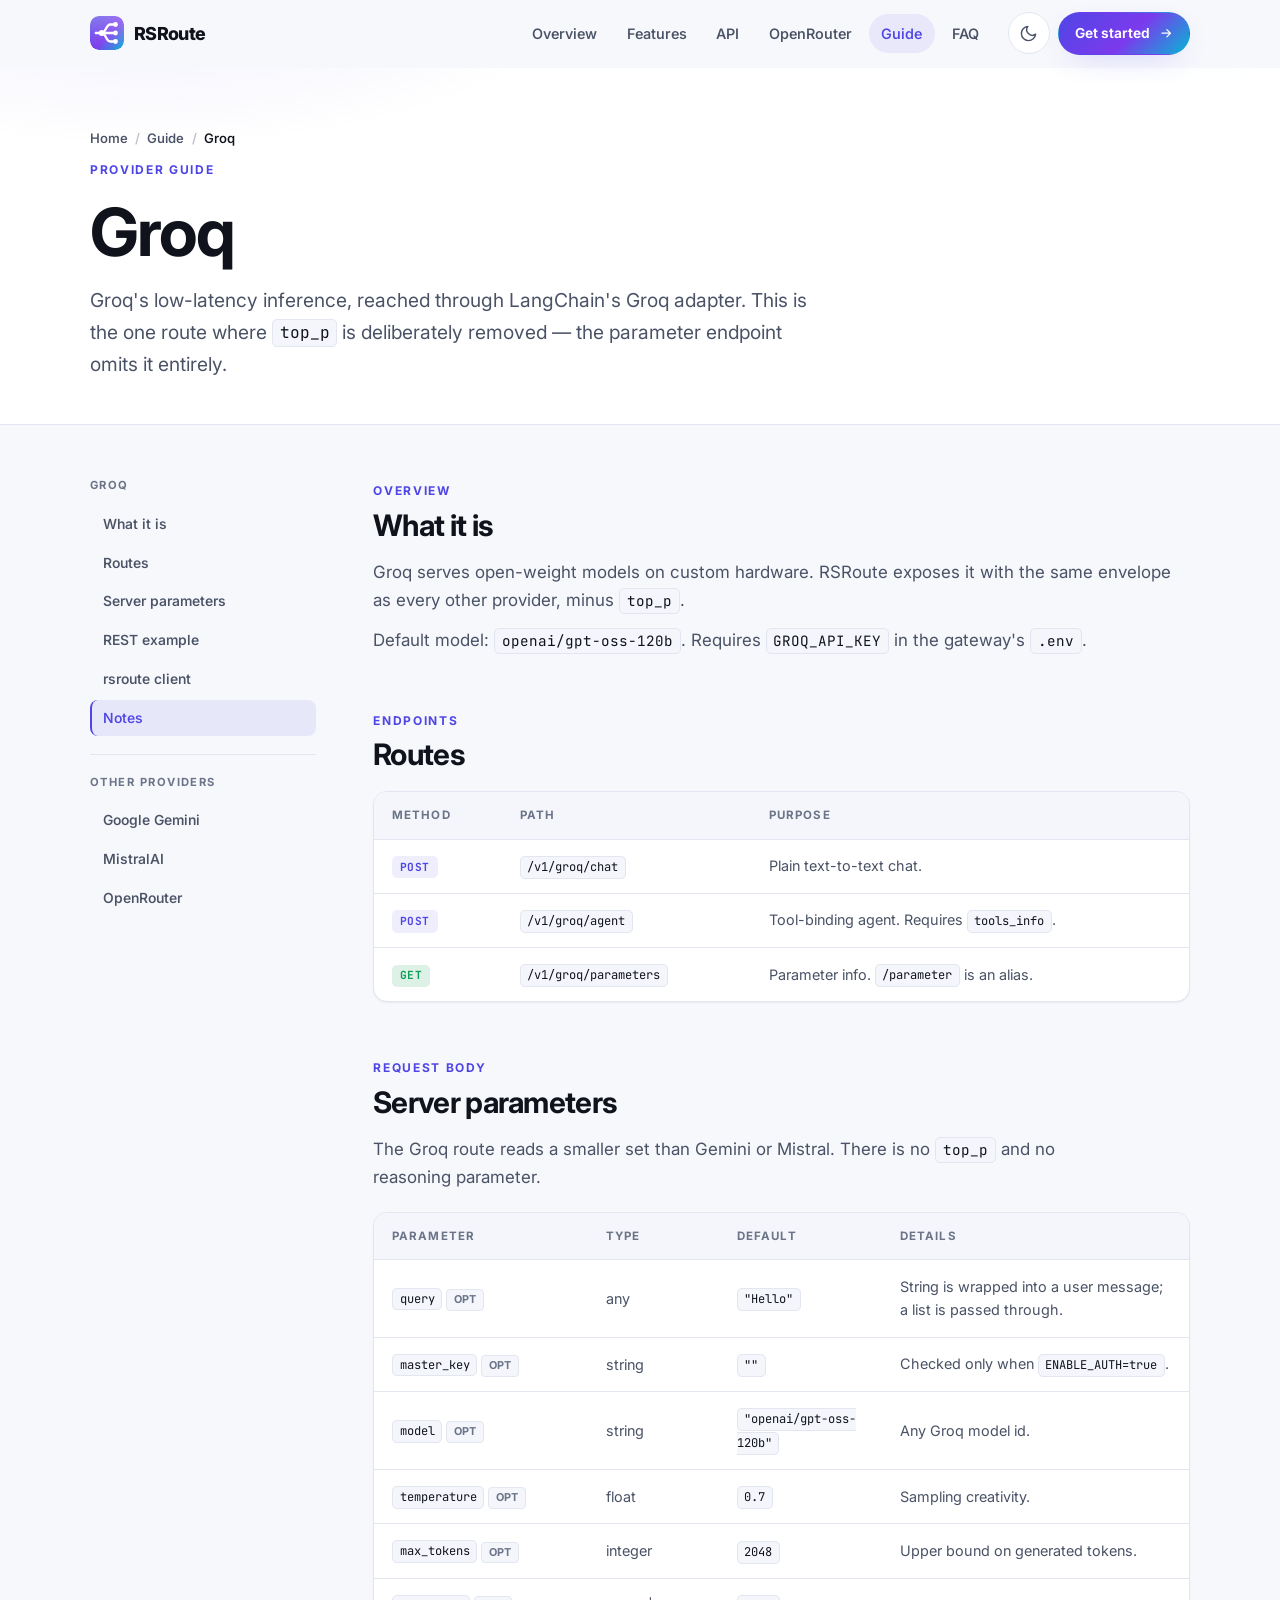
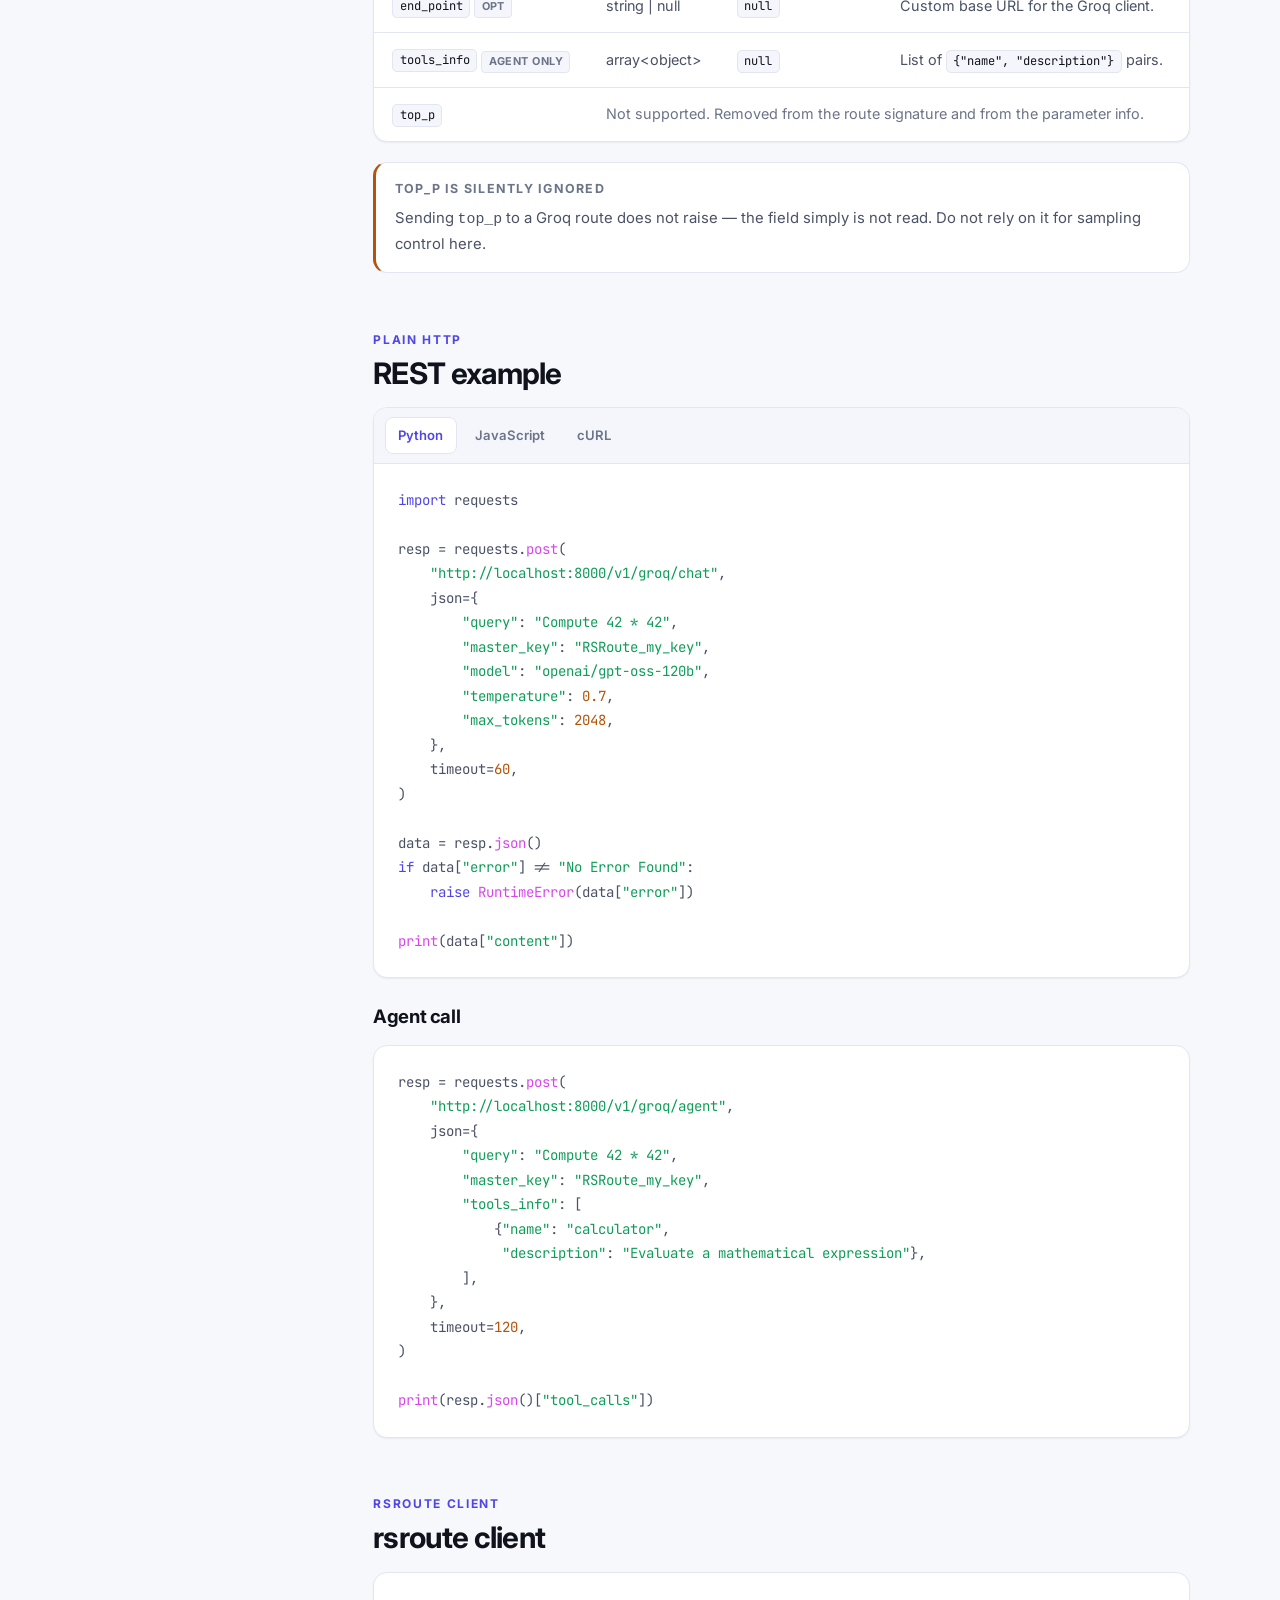
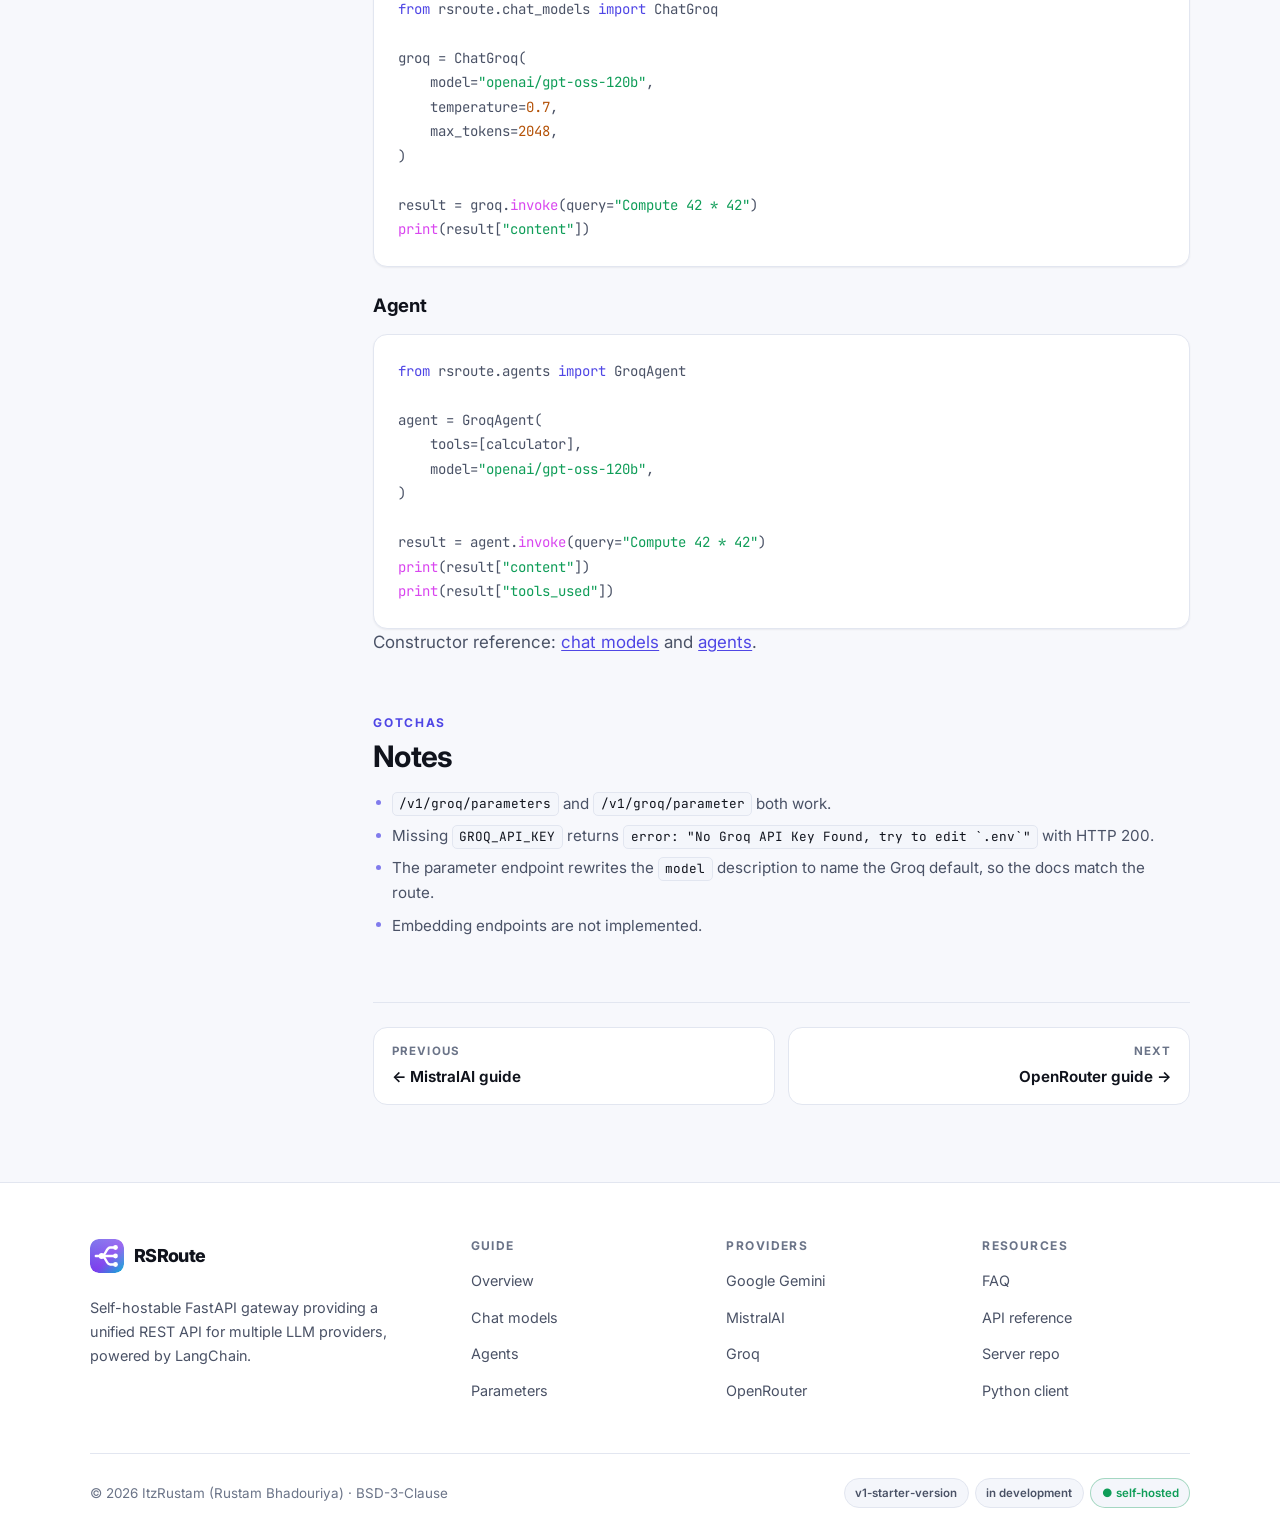
<file: guide/groq/index.html>
<!DOCTYPE html>
<html lang="en" data-theme="light">
<head>
  <meta charset="UTF-8" />
  <meta name="viewport" content="width=device-width, initial-scale=1, viewport-fit=cover" />
  <title>Groq guide — RSRoute</title>
  <meta name="description" content="RSRoute Groq guide: /v1/groq routes, every server parameter, why top_p is unsupported, REST examples in Python and JavaScript, and the rsroute client." />
  <meta name="theme-color" content="#f7f8fc" media="(prefers-color-scheme: light)" />
  <meta name="theme-color" content="#070a12" media="(prefers-color-scheme: dark)" />
  <meta name="color-scheme" content="light dark" />

  <link rel="icon" type="image/svg+xml" href="../../assets/img/favicon.svg" />
  <link rel="apple-touch-icon" href="../../assets/img/logo.svg" />

  <link rel="preconnect" href="https://fonts.googleapis.com" />
  <link rel="preconnect" href="https://fonts.gstatic.com" crossorigin />
  <link href="https://fonts.googleapis.com/css2?family=Inter:wght@400;500;600;700;800&family=JetBrains+Mono:wght@400;500;700&display=swap" rel="stylesheet" />

  <script src="../../assets/js/theme-init.js"></script>

  <link rel="stylesheet" href="../../assets/css/styles.css" />
  <link rel="stylesheet" href="../../assets/css/guide.css" />
</head>
<body>
  <a class="skip-link" href="#main">Skip to content</a>

  <header class="site-header" id="siteHeader">
    <div class="container header-inner">
      <a class="brand" href="../../index.html" aria-label="RSRoute home">
        <img src="../../assets/img/logo.svg" alt="" width="34" height="34" />
        <span>RSRoute</span>
      </a>

      <nav class="nav" id="primaryNav" aria-label="Primary">
        <a href="../../index.html#overview">Overview</a>
        <a href="../../index.html#features">Features</a>
        <a href="../../index.html#api">API</a>
        <a href="../../index.html#openrouter">OpenRouter</a>
        <a href="../index.html" class="is-active" aria-current="page">Guide</a>
        <a href="../../index.html#faq">FAQ</a>
      </nav>

      <div class="header-actions">
        <button class="theme-toggle" id="themeToggle" type="button"
                aria-label="Switch to dark theme" title="Toggle theme">
          <svg class="icon-moon" viewBox="0 0 24 24" fill="none" stroke="currentColor"
               stroke-width="1.8" stroke-linecap="round" stroke-linejoin="round" aria-hidden="true">
            <path d="M21 12.8A9 9 0 1 1 11.2 3a7 7 0 0 0 9.8 9.8Z" />
          </svg>
          <svg class="icon-sun" viewBox="0 0 24 24" fill="none" stroke="currentColor"
               stroke-width="1.8" stroke-linecap="round" stroke-linejoin="round" aria-hidden="true">
            <circle cx="12" cy="12" r="4" />
            <path d="M12 2v2M12 20v2M4.9 4.9l1.4 1.4M17.7 17.7l1.4 1.4M2 12h2M20 12h2M4.9 19.1l1.4-1.4M17.7 6.3l1.4-1.4" />
          </svg>
        </button>

        <a class="btn btn--primary btn--sm" href="../../index.html#quickstart">
          Get started
          <svg viewBox="0 0 24 24" fill="none" stroke="currentColor" stroke-width="2"
               stroke-linecap="round" stroke-linejoin="round" aria-hidden="true">
            <path d="M5 12h14M13 6l6 6-6 6" />
          </svg>
        </a>

        <button class="menu-toggle" id="menuToggle" type="button"
                aria-expanded="false" aria-controls="primaryNav" aria-label="Open menu">
          <svg class="icon-open" viewBox="0 0 24 24" fill="none" stroke="currentColor"
               stroke-width="2" stroke-linecap="round" aria-hidden="true">
            <path d="M4 7h16M4 12h16M4 17h16" />
          </svg>
          <svg class="icon-close" viewBox="0 0 24 24" fill="none" stroke="currentColor"
               stroke-width="2" stroke-linecap="round" aria-hidden="true">
            <path d="M6 6l12 12M18 6L6 18" />
          </svg>
        </button>
      </div>
    </div>
  </header>

  <main id="main">
    <section class="guide-hero">
      <div class="container">
        <nav class="breadcrumbs" aria-label="Breadcrumb">
          <a href="../../index.html">Home</a>
          <span class="sep" aria-hidden="true">/</span>
          <a href="../index.html">Guide</a>
          <span class="sep" aria-hidden="true">/</span>
          <span aria-current="page">Groq</span>
        </nav>
        <span class="eyebrow">Provider guide</span>
        <h1>Groq</h1>
        <p class="lede">
          Groq's low-latency inference, reached through LangChain's Groq adapter. This is the one
          route where <code class="mono">top_p</code> is deliberately removed — the parameter
          endpoint omits it entirely.
        </p>
      </div>
    </section>

    <div class="container guide-layout">
      <aside class="guide-sidebar">
        <div class="guide-nav__group">
          <p class="guide-sidebar__title">Groq</p>
          <nav class="guide-nav" aria-label="Groq sections">
            <a href="#what">What it is</a>
            <a href="#routes">Routes</a>
            <a href="#parameters">Server parameters</a>
            <a href="#rest">REST example</a>
            <a href="#client">rsroute client</a>
            <a href="#notes">Notes</a>
          </nav>
        </div>
        <div class="guide-nav__group">
          <p class="guide-sidebar__title">Other providers</p>
          <nav class="guide-nav" aria-label="Other providers">
            <a href="../gemini/index.html">Google Gemini</a>
            <a href="../mistral/index.html">MistralAI</a>
            <a href="../openrouter/index.html">OpenRouter</a>
          </nav>
        </div>
      </aside>

      <div class="guide-content">
        <section id="what">
          <div class="guide-section-head">
            <span class="eyebrow">Overview</span>
            <h2>What it is</h2>
          </div>
          <p>
            Groq serves open-weight models on custom hardware. RSRoute exposes it with the same
            envelope as every other provider, minus <code class="mono">top_p</code>.
          </p>
          <p>
            Default model: <code class="mono">openai/gpt-oss-120b</code>. Requires
            <code class="mono">GROQ_API_KEY</code> in the gateway's <code class="mono">.env</code>.
          </p>
        </section>

        <section id="routes">
          <div class="guide-section-head">
            <span class="eyebrow">Endpoints</span>
            <h2>Routes</h2>
          </div>
          <div class="table-scroll" style="margin-top:1.25rem">
            <table class="param-table">
              <caption class="sr-only">Groq routes</caption>
              <thead>
                <tr>
                  <th scope="col">Method</th>
                  <th scope="col">Path</th>
                  <th scope="col">Purpose</th>
                </tr>
              </thead>
              <tbody>
                <tr>
                  <td><span class="method method--post">POST</span></td>
                  <td><code>/v1/groq/chat</code></td>
                  <td>Plain text-to-text chat.</td>
                </tr>
                <tr>
                  <td><span class="method method--post">POST</span></td>
                  <td><code>/v1/groq/agent</code></td>
                  <td>Tool-binding agent. Requires <code>tools_info</code>.</td>
                </tr>
                <tr>
                  <td><span class="method method--get">GET</span></td>
                  <td><code>/v1/groq/parameters</code></td>
                  <td>Parameter info. <code>/parameter</code> is an alias.</td>
                </tr>
              </tbody>
            </table>
          </div>
        </section>

        <section id="parameters">
          <div class="guide-section-head">
            <span class="eyebrow">Request body</span>
            <h2>Server parameters</h2>
          </div>
          <p>
            The Groq route reads a smaller set than Gemini or Mistral. There is no
            <code class="mono">top_p</code> and no reasoning parameter.
          </p>
          <div class="table-scroll" style="margin-top:1.25rem">
            <table class="param-table">
              <caption class="sr-only">Groq request parameters</caption>
              <thead>
                <tr>
                  <th scope="col">Parameter</th>
                  <th scope="col">Type</th>
                  <th scope="col">Default</th>
                  <th scope="col">Details</th>
                </tr>
              </thead>
              <tbody>
                <tr>
                  <td><code>query</code> <span class="opt">opt</span></td>
                  <td>any</td>
                  <td><code>"Hello"</code></td>
                  <td>String is wrapped into a user message; a list is passed through.</td>
                </tr>
                <tr>
                  <td><code>master_key</code> <span class="opt">opt</span></td>
                  <td>string</td>
                  <td><code>""</code></td>
                  <td>Checked only when <code>ENABLE_AUTH=true</code>.</td>
                </tr>
                <tr>
                  <td><code>model</code> <span class="opt">opt</span></td>
                  <td>string</td>
                  <td><code>"openai/gpt-oss-120b"</code></td>
                  <td>Any Groq model id.</td>
                </tr>
                <tr>
                  <td><code>temperature</code> <span class="opt">opt</span></td>
                  <td>float</td>
                  <td><code>0.7</code></td>
                  <td>Sampling creativity.</td>
                </tr>
                <tr>
                  <td><code>max_tokens</code> <span class="opt">opt</span></td>
                  <td>integer</td>
                  <td><code>2048</code></td>
                  <td>Upper bound on generated tokens.</td>
                </tr>
                <tr>
                  <td><code>end_point</code> <span class="opt">opt</span></td>
                  <td>string | null</td>
                  <td><code>null</code></td>
                  <td>Custom base URL for the Groq client.</td>
                </tr>
                <tr>
                  <td><code>tools_info</code> <span class="opt">agent only</span></td>
                  <td>array&lt;object&gt;</td>
                  <td><code>null</code></td>
                  <td>List of <code>{"name", "description"}</code> pairs.</td>
                </tr>
                <tr>
                  <td><code>top_p</code></td>
                  <td colspan="3" style="color:var(--text-mute)">
                    Not supported. Removed from the route signature and from the parameter info.
                  </td>
                </tr>
              </tbody>
            </table>
          </div>
          <div class="callout callout--warn">
            <span class="callout__title">top_p is silently ignored</span>
            <p>
              Sending <code>top_p</code> to a Groq route does not raise — the field simply is not
              read. Do not rely on it for sampling control here.
            </p>
          </div>
        </section>

        <section id="rest">
          <div class="guide-section-head">
            <span class="eyebrow">Plain HTTP</span>
            <h2>REST example</h2>
          </div>
          <div class="code-wrap">
            <div class="code-tabs" role="tablist" aria-label="Groq REST examples">
              <button class="code-tab" role="tab" aria-selected="true" aria-controls="panel-q-py" id="tab-q-py" type="button">Python</button>
              <button class="code-tab" role="tab" aria-selected="false" aria-controls="panel-q-js" id="tab-q-js" type="button">JavaScript</button>
              <button class="code-tab" role="tab" aria-selected="false" aria-controls="panel-q-curl" id="tab-q-curl" type="button">cURL</button>
            </div>

            <div class="code-panel is-active" id="panel-q-py" role="tabpanel" aria-labelledby="tab-q-py">
<pre><code><span class="tok-key">import</span> requests

resp = requests.<span class="tok-fn">post</span>(
    <span class="tok-str">"http://localhost:8000/v1/groq/chat"</span>,
    json={
        <span class="tok-str">"query"</span>: <span class="tok-str">"Compute 42 * 42"</span>,
        <span class="tok-str">"master_key"</span>: <span class="tok-str">"RSRoute_my_key"</span>,
        <span class="tok-str">"model"</span>: <span class="tok-str">"openai/gpt-oss-120b"</span>,
        <span class="tok-str">"temperature"</span>: <span class="tok-num">0.7</span>,
        <span class="tok-str">"max_tokens"</span>: <span class="tok-num">2048</span>,
    },
    timeout=<span class="tok-num">60</span>,
)

data = resp.<span class="tok-fn">json</span>()
<span class="tok-key">if</span> data[<span class="tok-str">"error"</span>] != <span class="tok-str">"No Error Found"</span>:
    <span class="tok-key">raise</span> <span class="tok-fn">RuntimeError</span>(data[<span class="tok-str">"error"</span>])

<span class="tok-fn">print</span>(data[<span class="tok-str">"content"</span>])</code></pre>
            </div>

            <div class="code-panel" id="panel-q-js" role="tabpanel" aria-labelledby="tab-q-js">
<pre><code><span class="tok-key">const</span> resp = <span class="tok-key">await</span> <span class="tok-fn">fetch</span>(<span class="tok-str">"http://localhost:8000/v1/groq/chat"</span>, {
  method: <span class="tok-str">"POST"</span>,
  headers: { <span class="tok-str">"Content-Type"</span>: <span class="tok-str">"application/json"</span> },
  body: <span class="tok-fn">JSON.stringify</span>({
    query: <span class="tok-str">"Compute 42 * 42"</span>,
    master_key: <span class="tok-str">"RSRoute_my_key"</span>,
    model: <span class="tok-str">"openai/gpt-oss-120b"</span>,
    temperature: <span class="tok-num">0.7</span>,
    max_tokens: <span class="tok-num">2048</span>,
  }),
});

<span class="tok-key">const</span> data = <span class="tok-key">await</span> resp.<span class="tok-fn">json</span>();
<span class="tok-key">if</span> (data.error !== <span class="tok-str">"No Error Found"</span>) {
  <span class="tok-key">throw new</span> <span class="tok-fn">Error</span>(data.error);
}

console.<span class="tok-fn">log</span>(data.content);</code></pre>
            </div>

            <div class="code-panel" id="panel-q-curl" role="tabpanel" aria-labelledby="tab-q-curl">
<pre><code>curl -X POST http://localhost:8000/v1/groq/chat \
  -H <span class="tok-str">"Content-Type: application/json"</span> \
  -d <span class="tok-str">'{
    "query": "Compute 42 * 42",
    "master_key": "RSRoute_my_key",
    "model": "openai/gpt-oss-120b",
    "temperature": 0.7,
    "max_tokens": 2048
  }'</span></code></pre>
            </div>
          </div>

          <h3>Agent call</h3>
          <div class="code-wrap">
<pre><code>resp = requests.<span class="tok-fn">post</span>(
    <span class="tok-str">"http://localhost:8000/v1/groq/agent"</span>,
    json={
        <span class="tok-str">"query"</span>: <span class="tok-str">"Compute 42 * 42"</span>,
        <span class="tok-str">"master_key"</span>: <span class="tok-str">"RSRoute_my_key"</span>,
        <span class="tok-str">"tools_info"</span>: [
            {<span class="tok-str">"name"</span>: <span class="tok-str">"calculator"</span>,
             <span class="tok-str">"description"</span>: <span class="tok-str">"Evaluate a mathematical expression"</span>},
        ],
    },
    timeout=<span class="tok-num">120</span>,
)

<span class="tok-fn">print</span>(resp.<span class="tok-fn">json</span>()[<span class="tok-str">"tool_calls"</span>])</code></pre>
          </div>
        </section>

        <section id="client">
          <div class="guide-section-head">
            <span class="eyebrow">rsroute client</span>
            <h2>rsroute client</h2>
          </div>
          <div class="code-wrap">
<pre><code><span class="tok-key">from</span> rsroute.chat_models <span class="tok-key">import</span> ChatGroq

groq = ChatGroq(
    model=<span class="tok-str">"openai/gpt-oss-120b"</span>,
    temperature=<span class="tok-num">0.7</span>,
    max_tokens=<span class="tok-num">2048</span>,
)

result = groq.<span class="tok-fn">invoke</span>(query=<span class="tok-str">"Compute 42 * 42"</span>)
<span class="tok-fn">print</span>(result[<span class="tok-str">"content"</span>])</code></pre>
          </div>

          <h3>Agent</h3>
          <div class="code-wrap">
<pre><code><span class="tok-key">from</span> rsroute.agents <span class="tok-key">import</span> GroqAgent

agent = GroqAgent(
    tools=[calculator],
    model=<span class="tok-str">"openai/gpt-oss-120b"</span>,
)

result = agent.<span class="tok-fn">invoke</span>(query=<span class="tok-str">"Compute 42 * 42"</span>)
<span class="tok-fn">print</span>(result[<span class="tok-str">"content"</span>])
<span class="tok-fn">print</span>(result[<span class="tok-str">"tools_used"</span>])</code></pre>
          </div>
          <p>
            Constructor reference:
            <a class="inline-link" href="../chat_model/index.html">chat models</a> and
            <a class="inline-link" href="../agent/index.html">agents</a>.
          </p>
        </section>

        <section id="notes">
          <div class="guide-section-head">
            <span class="eyebrow">Gotchas</span>
            <h2>Notes</h2>
          </div>
          <ul>
            <li>
              <code class="mono">/v1/groq/parameters</code> and
              <code class="mono">/v1/groq/parameter</code> both work.
            </li>
            <li>
              Missing <code class="mono">GROQ_API_KEY</code> returns
              <code class="mono">error: "No Groq API Key Found, try to edit `.env`"</code> with
              HTTP 200.
            </li>
            <li>
              The parameter endpoint rewrites the <code class="mono">model</code> description to
              name the Groq default, so the docs match the route.
            </li>
            <li>Embedding endpoints are not implemented.</li>
          </ul>
        </section>

        <nav class="guide-pager" aria-label="Guide pagination">
          <a href="../mistral/index.html">
            <span class="dir">Previous</span>
            <span class="label">← MistralAI guide</span>
          </a>
          <a class="next" href="../openrouter/index.html">
            <span class="dir">Next</span>
            <span class="label">OpenRouter guide →</span>
          </a>
        </nav>
      </div>
    </div>
  </main>

  <footer class="site-footer">
    <div class="container">
      <div class="footer-grid">
        <div class="footer-brand">
          <a class="brand" href="../../index.html" aria-label="RSRoute home">
            <img src="../../assets/img/logo.svg" alt="" width="34" height="34" />
            <span>RSRoute</span>
          </a>
          <p>
            Self-hostable FastAPI gateway providing a unified REST API for multiple LLM
            providers, powered by LangChain.
          </p>
        </div>

        <div class="footer-col">
          <h4>Guide</h4>
          <ul>
            <li><a href="../index.html">Overview</a></li>
            <li><a href="../chat_model/index.html">Chat models</a></li>
            <li><a href="../agent/index.html">Agents</a></li>
            <li><a href="../index.html#parameters">Parameters</a></li>
          </ul>
        </div>

        <div class="footer-col">
          <h4>Providers</h4>
          <ul>
            <li><a href="../gemini/index.html">Google Gemini</a></li>
            <li><a href="../mistral/index.html">MistralAI</a></li>
            <li><a href="index.html">Groq</a></li>
            <li><a href="../openrouter/index.html">OpenRouter</a></li>
          </ul>
        </div>

        <div class="footer-col">
          <h4>Resources</h4>
          <ul>
            <li><a href="../../index.html#faq">FAQ</a></li>
            <li><a href="../../index.html#api">API reference</a></li>
            <li><a href="https://www.github.com/ItzRustam/rsroute" target="_blank" rel="noopener noreferrer">Server repo</a></li>
            <li><a href="https://www.github.com/ItzRustam/rsroute-package" target="_blank" rel="noopener noreferrer">Python client</a></li>
          </ul>
        </div>
      </div>

      <div class="footer-bottom">
        <span>&copy; 2026 ItzRustam (Rustam Bhadouriya) &middot; BSD-3-Clause</span>
        <div class="badge-row">
          <span class="chip">v1-starter-version</span>
          <span class="chip">in development</span>
          <span class="chip chip--ok">&#9679; self-hosted</span>
        </div>
      </div>
    </div>
  </footer>

  <button class="to-top" id="toTop" type="button" aria-label="Back to top">
    <svg viewBox="0 0 24 24" fill="none" stroke="currentColor" stroke-width="2"
         stroke-linecap="round" stroke-linejoin="round" aria-hidden="true">
      <path d="M12 19V5M6 11l6-6 6 6" />
    </svg>
  </button>

  <script src="../../assets/js/main.js"></script>
  <script src="../../assets/js/guide.js"></script>
</body>
</html>
</file>
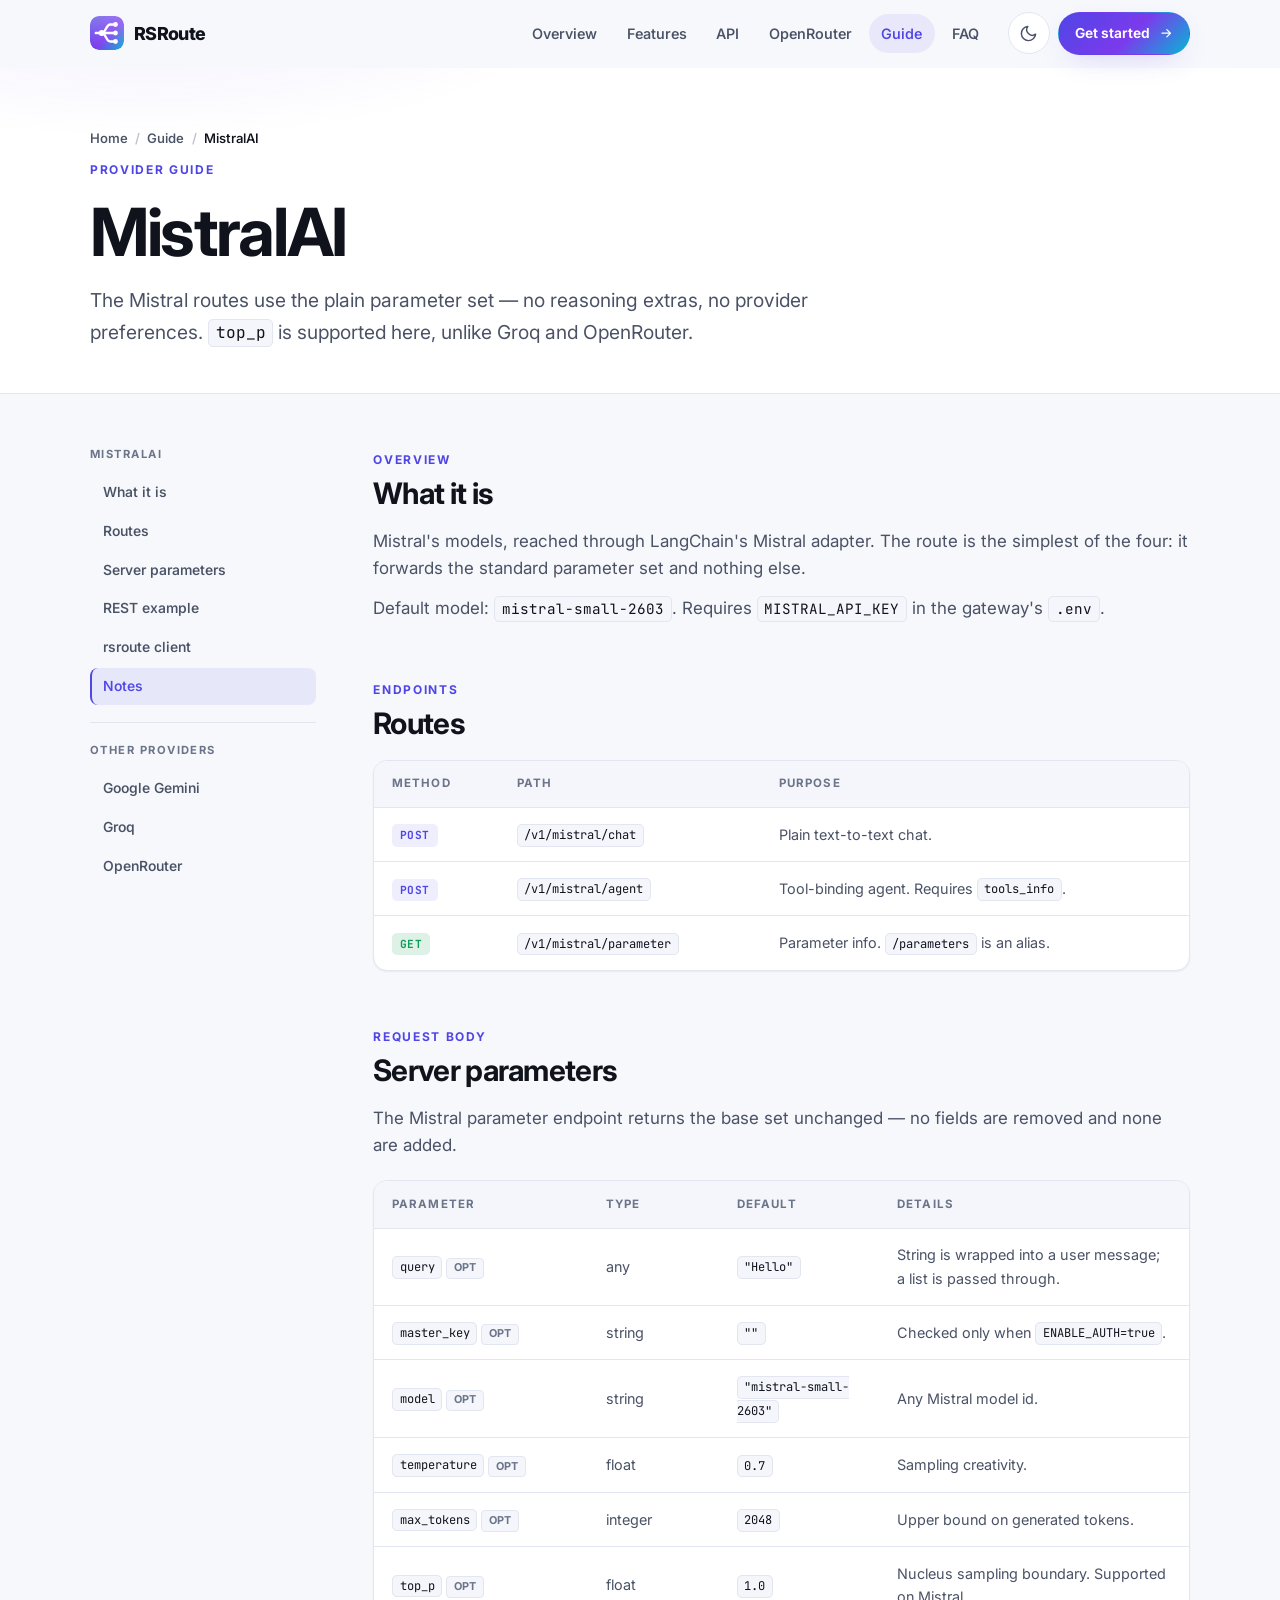
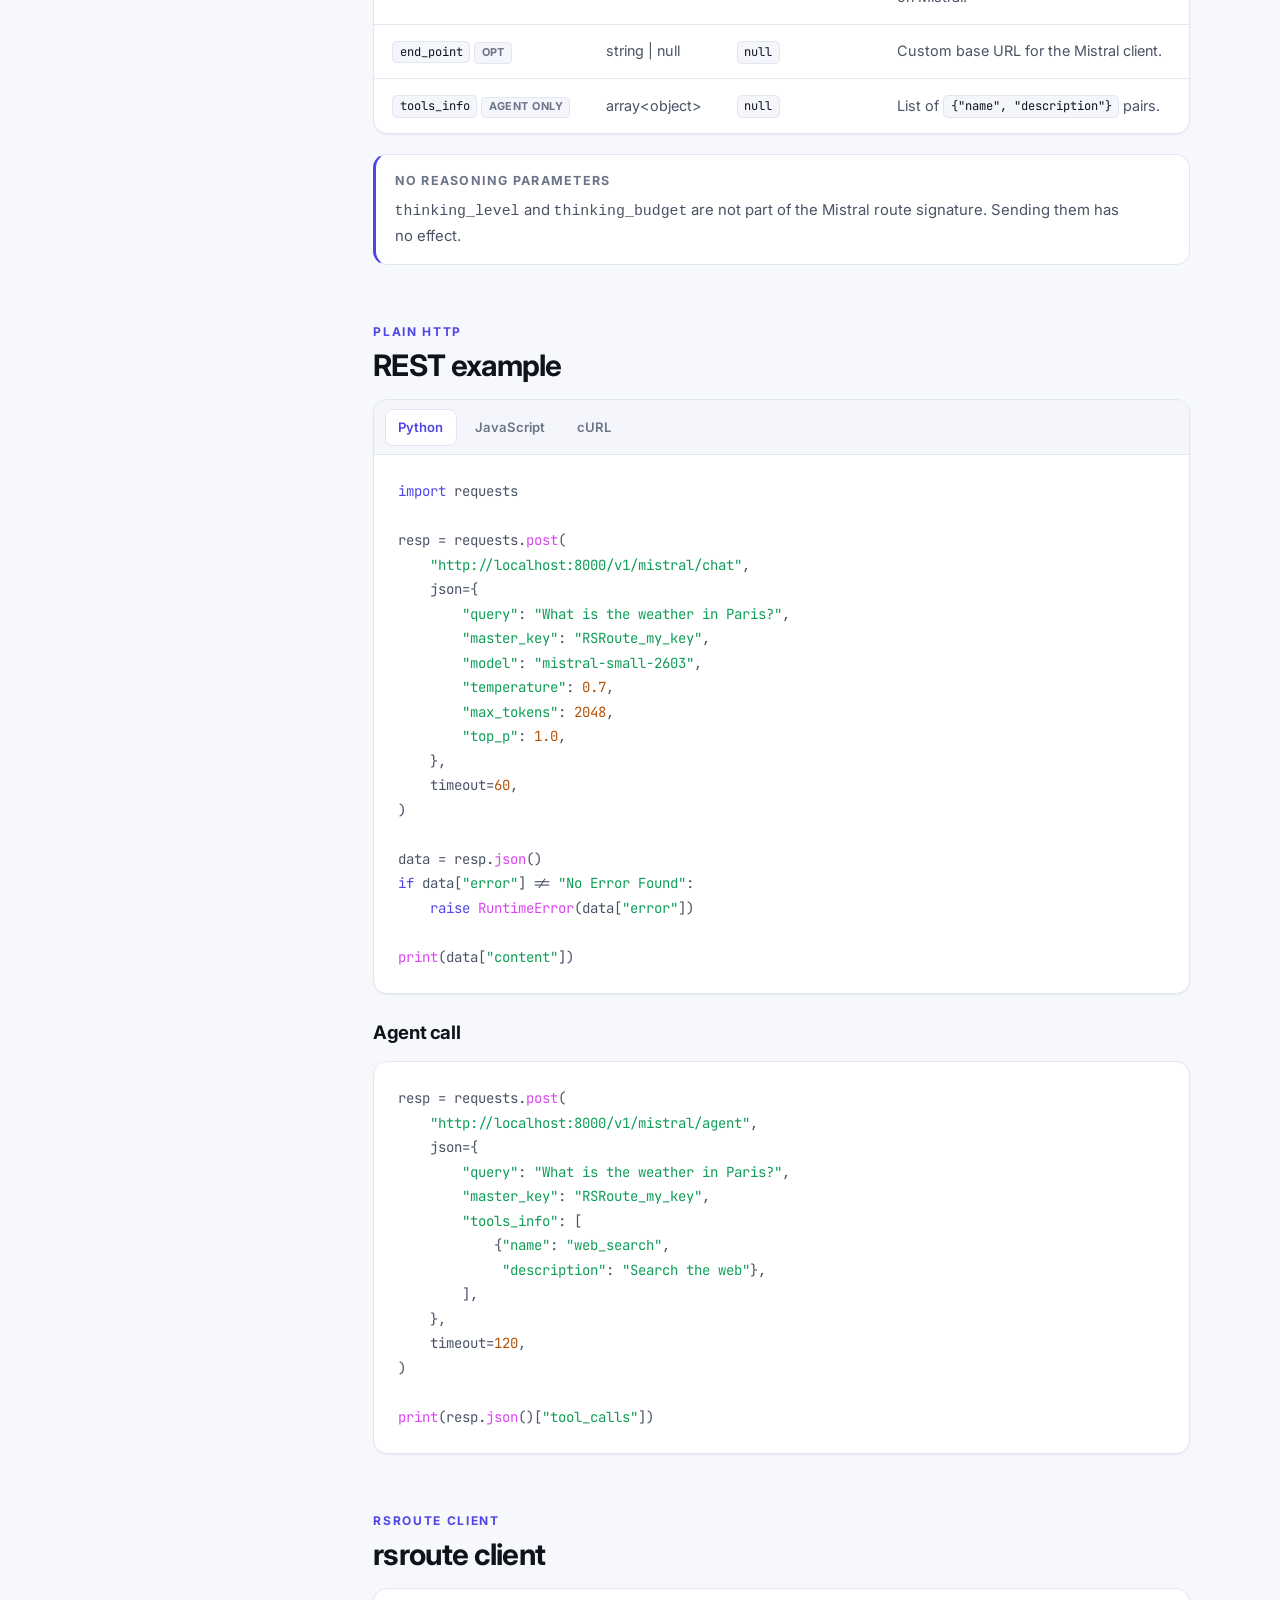
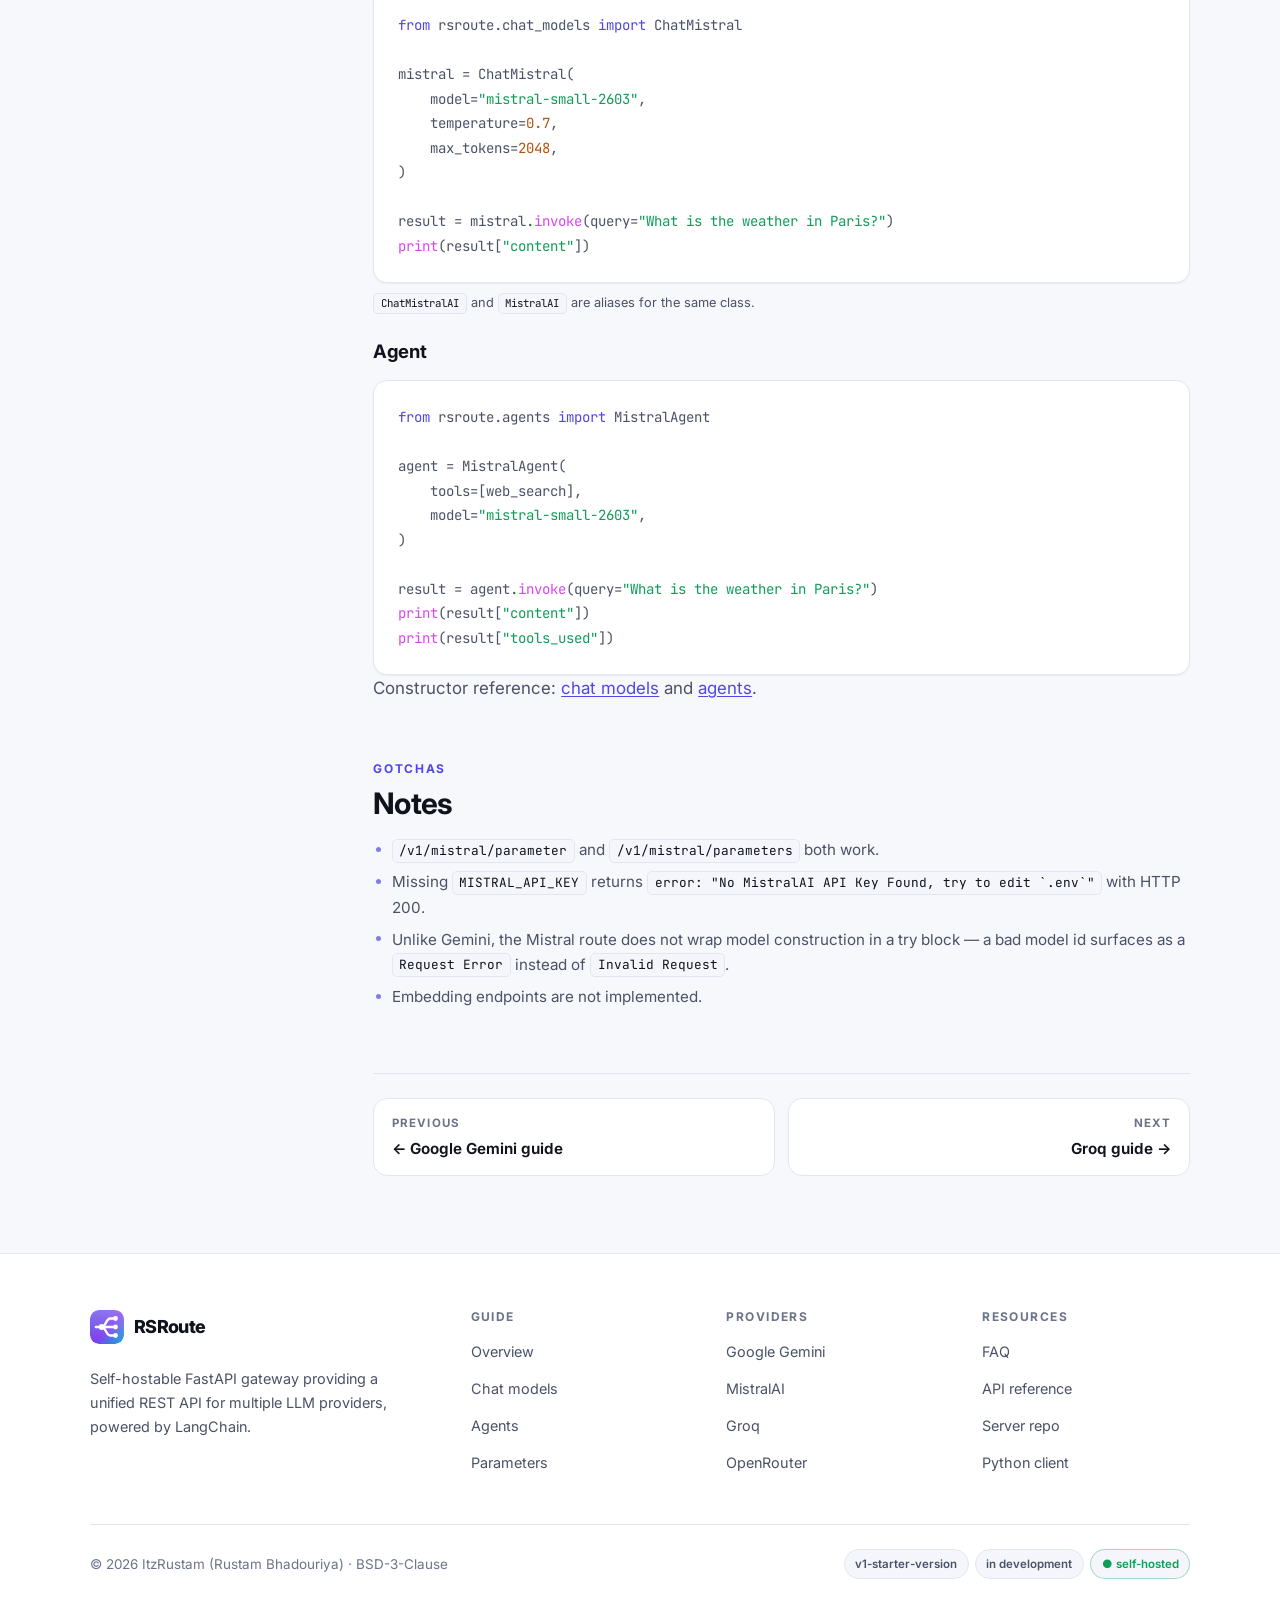
<file: guide/mistral/index.html>
<!DOCTYPE html>
<html lang="en" data-theme="light">
<head>
  <meta charset="UTF-8" />
  <meta name="viewport" content="width=device-width, initial-scale=1, viewport-fit=cover" />
  <title>MistralAI guide — RSRoute</title>
  <meta name="description" content="RSRoute MistralAI guide: /v1/mistral routes, every server parameter, REST examples in Python and JavaScript, and the rsroute client." />
  <meta name="theme-color" content="#f7f8fc" media="(prefers-color-scheme: light)" />
  <meta name="theme-color" content="#070a12" media="(prefers-color-scheme: dark)" />
  <meta name="color-scheme" content="light dark" />

  <link rel="icon" type="image/svg+xml" href="../../assets/img/favicon.svg" />
  <link rel="apple-touch-icon" href="../../assets/img/logo.svg" />

  <link rel="preconnect" href="https://fonts.googleapis.com" />
  <link rel="preconnect" href="https://fonts.gstatic.com" crossorigin />
  <link href="https://fonts.googleapis.com/css2?family=Inter:wght@400;500;600;700;800&family=JetBrains+Mono:wght@400;500;700&display=swap" rel="stylesheet" />

  <script src="../../assets/js/theme-init.js"></script>

  <link rel="stylesheet" href="../../assets/css/styles.css" />
  <link rel="stylesheet" href="../../assets/css/guide.css" />
</head>
<body>
  <a class="skip-link" href="#main">Skip to content</a>

  <header class="site-header" id="siteHeader">
    <div class="container header-inner">
      <a class="brand" href="../../index.html" aria-label="RSRoute home">
        <img src="../../assets/img/logo.svg" alt="" width="34" height="34" />
        <span>RSRoute</span>
      </a>

      <nav class="nav" id="primaryNav" aria-label="Primary">
        <a href="../../index.html#overview">Overview</a>
        <a href="../../index.html#features">Features</a>
        <a href="../../index.html#api">API</a>
        <a href="../../index.html#openrouter">OpenRouter</a>
        <a href="../index.html" class="is-active" aria-current="page">Guide</a>
        <a href="../../index.html#faq">FAQ</a>
      </nav>

      <div class="header-actions">
        <button class="theme-toggle" id="themeToggle" type="button"
                aria-label="Switch to dark theme" title="Toggle theme">
          <svg class="icon-moon" viewBox="0 0 24 24" fill="none" stroke="currentColor"
               stroke-width="1.8" stroke-linecap="round" stroke-linejoin="round" aria-hidden="true">
            <path d="M21 12.8A9 9 0 1 1 11.2 3a7 7 0 0 0 9.8 9.8Z" />
          </svg>
          <svg class="icon-sun" viewBox="0 0 24 24" fill="none" stroke="currentColor"
               stroke-width="1.8" stroke-linecap="round" stroke-linejoin="round" aria-hidden="true">
            <circle cx="12" cy="12" r="4" />
            <path d="M12 2v2M12 20v2M4.9 4.9l1.4 1.4M17.7 17.7l1.4 1.4M2 12h2M20 12h2M4.9 19.1l1.4-1.4M17.7 6.3l1.4-1.4" />
          </svg>
        </button>

        <a class="btn btn--primary btn--sm" href="../../index.html#quickstart">
          Get started
          <svg viewBox="0 0 24 24" fill="none" stroke="currentColor" stroke-width="2"
               stroke-linecap="round" stroke-linejoin="round" aria-hidden="true">
            <path d="M5 12h14M13 6l6 6-6 6" />
          </svg>
        </a>

        <button class="menu-toggle" id="menuToggle" type="button"
                aria-expanded="false" aria-controls="primaryNav" aria-label="Open menu">
          <svg class="icon-open" viewBox="0 0 24 24" fill="none" stroke="currentColor"
               stroke-width="2" stroke-linecap="round" aria-hidden="true">
            <path d="M4 7h16M4 12h16M4 17h16" />
          </svg>
          <svg class="icon-close" viewBox="0 0 24 24" fill="none" stroke="currentColor"
               stroke-width="2" stroke-linecap="round" aria-hidden="true">
            <path d="M6 6l12 12M18 6L6 18" />
          </svg>
        </button>
      </div>
    </div>
  </header>

  <main id="main">
    <section class="guide-hero">
      <div class="container">
        <nav class="breadcrumbs" aria-label="Breadcrumb">
          <a href="../../index.html">Home</a>
          <span class="sep" aria-hidden="true">/</span>
          <a href="../index.html">Guide</a>
          <span class="sep" aria-hidden="true">/</span>
          <span aria-current="page">MistralAI</span>
        </nav>
        <span class="eyebrow">Provider guide</span>
        <h1>MistralAI</h1>
        <p class="lede">
          The Mistral routes use the plain parameter set — no reasoning extras, no provider
          preferences. <code class="mono">top_p</code> is supported here, unlike Groq and
          OpenRouter.
        </p>
      </div>
    </section>

    <div class="container guide-layout">
      <aside class="guide-sidebar">
        <div class="guide-nav__group">
          <p class="guide-sidebar__title">MistralAI</p>
          <nav class="guide-nav" aria-label="Mistral sections">
            <a href="#what">What it is</a>
            <a href="#routes">Routes</a>
            <a href="#parameters">Server parameters</a>
            <a href="#rest">REST example</a>
            <a href="#client">rsroute client</a>
            <a href="#notes">Notes</a>
          </nav>
        </div>
        <div class="guide-nav__group">
          <p class="guide-sidebar__title">Other providers</p>
          <nav class="guide-nav" aria-label="Other providers">
            <a href="../gemini/index.html">Google Gemini</a>
            <a href="../groq/index.html">Groq</a>
            <a href="../openrouter/index.html">OpenRouter</a>
          </nav>
        </div>
      </aside>

      <div class="guide-content">
        <section id="what">
          <div class="guide-section-head">
            <span class="eyebrow">Overview</span>
            <h2>What it is</h2>
          </div>
          <p>
            Mistral's models, reached through LangChain's Mistral adapter. The route is the
            simplest of the four: it forwards the standard parameter set and nothing else.
          </p>
          <p>
            Default model: <code class="mono">mistral-small-2603</code>. Requires
            <code class="mono">MISTRAL_API_KEY</code> in the gateway's <code class="mono">.env</code>.
          </p>
        </section>

        <section id="routes">
          <div class="guide-section-head">
            <span class="eyebrow">Endpoints</span>
            <h2>Routes</h2>
          </div>
          <div class="table-scroll" style="margin-top:1.25rem">
            <table class="param-table">
              <caption class="sr-only">Mistral routes</caption>
              <thead>
                <tr>
                  <th scope="col">Method</th>
                  <th scope="col">Path</th>
                  <th scope="col">Purpose</th>
                </tr>
              </thead>
              <tbody>
                <tr>
                  <td><span class="method method--post">POST</span></td>
                  <td><code>/v1/mistral/chat</code></td>
                  <td>Plain text-to-text chat.</td>
                </tr>
                <tr>
                  <td><span class="method method--post">POST</span></td>
                  <td><code>/v1/mistral/agent</code></td>
                  <td>Tool-binding agent. Requires <code>tools_info</code>.</td>
                </tr>
                <tr>
                  <td><span class="method method--get">GET</span></td>
                  <td><code>/v1/mistral/parameter</code></td>
                  <td>Parameter info. <code>/parameters</code> is an alias.</td>
                </tr>
              </tbody>
            </table>
          </div>
        </section>

        <section id="parameters">
          <div class="guide-section-head">
            <span class="eyebrow">Request body</span>
            <h2>Server parameters</h2>
          </div>
          <p>
            The Mistral parameter endpoint returns the base set unchanged — no fields are removed
            and none are added.
          </p>
          <div class="table-scroll" style="margin-top:1.25rem">
            <table class="param-table">
              <caption class="sr-only">Mistral request parameters</caption>
              <thead>
                <tr>
                  <th scope="col">Parameter</th>
                  <th scope="col">Type</th>
                  <th scope="col">Default</th>
                  <th scope="col">Details</th>
                </tr>
              </thead>
              <tbody>
                <tr>
                  <td><code>query</code> <span class="opt">opt</span></td>
                  <td>any</td>
                  <td><code>"Hello"</code></td>
                  <td>String is wrapped into a user message; a list is passed through.</td>
                </tr>
                <tr>
                  <td><code>master_key</code> <span class="opt">opt</span></td>
                  <td>string</td>
                  <td><code>""</code></td>
                  <td>Checked only when <code>ENABLE_AUTH=true</code>.</td>
                </tr>
                <tr>
                  <td><code>model</code> <span class="opt">opt</span></td>
                  <td>string</td>
                  <td><code>"mistral-small-2603"</code></td>
                  <td>Any Mistral model id.</td>
                </tr>
                <tr>
                  <td><code>temperature</code> <span class="opt">opt</span></td>
                  <td>float</td>
                  <td><code>0.7</code></td>
                  <td>Sampling creativity.</td>
                </tr>
                <tr>
                  <td><code>max_tokens</code> <span class="opt">opt</span></td>
                  <td>integer</td>
                  <td><code>2048</code></td>
                  <td>Upper bound on generated tokens.</td>
                </tr>
                <tr>
                  <td><code>top_p</code> <span class="opt">opt</span></td>
                  <td>float</td>
                  <td><code>1.0</code></td>
                  <td>Nucleus sampling boundary. Supported on Mistral.</td>
                </tr>
                <tr>
                  <td><code>end_point</code> <span class="opt">opt</span></td>
                  <td>string | null</td>
                  <td><code>null</code></td>
                  <td>Custom base URL for the Mistral client.</td>
                </tr>
                <tr>
                  <td><code>tools_info</code> <span class="opt">agent only</span></td>
                  <td>array&lt;object&gt;</td>
                  <td><code>null</code></td>
                  <td>List of <code>{"name", "description"}</code> pairs.</td>
                </tr>
              </tbody>
            </table>
          </div>
          <div class="callout">
            <span class="callout__title">No reasoning parameters</span>
            <p>
              <code>thinking_level</code> and <code>thinking_budget</code> are not part of the
              Mistral route signature. Sending them has no effect.
            </p>
          </div>
        </section>

        <section id="rest">
          <div class="guide-section-head">
            <span class="eyebrow">Plain HTTP</span>
            <h2>REST example</h2>
          </div>
          <div class="code-wrap">
            <div class="code-tabs" role="tablist" aria-label="Mistral REST examples">
              <button class="code-tab" role="tab" aria-selected="true" aria-controls="panel-m-py" id="tab-m-py" type="button">Python</button>
              <button class="code-tab" role="tab" aria-selected="false" aria-controls="panel-m-js" id="tab-m-js" type="button">JavaScript</button>
              <button class="code-tab" role="tab" aria-selected="false" aria-controls="panel-m-curl" id="tab-m-curl" type="button">cURL</button>
            </div>

            <div class="code-panel is-active" id="panel-m-py" role="tabpanel" aria-labelledby="tab-m-py">
<pre><code><span class="tok-key">import</span> requests

resp = requests.<span class="tok-fn">post</span>(
    <span class="tok-str">"http://localhost:8000/v1/mistral/chat"</span>,
    json={
        <span class="tok-str">"query"</span>: <span class="tok-str">"What is the weather in Paris?"</span>,
        <span class="tok-str">"master_key"</span>: <span class="tok-str">"RSRoute_my_key"</span>,
        <span class="tok-str">"model"</span>: <span class="tok-str">"mistral-small-2603"</span>,
        <span class="tok-str">"temperature"</span>: <span class="tok-num">0.7</span>,
        <span class="tok-str">"max_tokens"</span>: <span class="tok-num">2048</span>,
        <span class="tok-str">"top_p"</span>: <span class="tok-num">1.0</span>,
    },
    timeout=<span class="tok-num">60</span>,
)

data = resp.<span class="tok-fn">json</span>()
<span class="tok-key">if</span> data[<span class="tok-str">"error"</span>] != <span class="tok-str">"No Error Found"</span>:
    <span class="tok-key">raise</span> <span class="tok-fn">RuntimeError</span>(data[<span class="tok-str">"error"</span>])

<span class="tok-fn">print</span>(data[<span class="tok-str">"content"</span>])</code></pre>
            </div>

            <div class="code-panel" id="panel-m-js" role="tabpanel" aria-labelledby="tab-m-js">
<pre><code><span class="tok-key">const</span> resp = <span class="tok-key">await</span> <span class="tok-fn">fetch</span>(<span class="tok-str">"http://localhost:8000/v1/mistral/chat"</span>, {
  method: <span class="tok-str">"POST"</span>,
  headers: { <span class="tok-str">"Content-Type"</span>: <span class="tok-str">"application/json"</span> },
  body: <span class="tok-fn">JSON.stringify</span>({
    query: <span class="tok-str">"What is the weather in Paris?"</span>,
    master_key: <span class="tok-str">"RSRoute_my_key"</span>,
    model: <span class="tok-str">"mistral-small-2603"</span>,
    temperature: <span class="tok-num">0.7</span>,
    max_tokens: <span class="tok-num">2048</span>,
    top_p: <span class="tok-num">1.0</span>,
  }),
});

<span class="tok-key">const</span> data = <span class="tok-key">await</span> resp.<span class="tok-fn">json</span>();
<span class="tok-key">if</span> (data.error !== <span class="tok-str">"No Error Found"</span>) {
  <span class="tok-key">throw new</span> <span class="tok-fn">Error</span>(data.error);
}

console.<span class="tok-fn">log</span>(data.content);</code></pre>
            </div>

            <div class="code-panel" id="panel-m-curl" role="tabpanel" aria-labelledby="tab-m-curl">
<pre><code>curl -X POST http://localhost:8000/v1/mistral/chat \
  -H <span class="tok-str">"Content-Type: application/json"</span> \
  -d <span class="tok-str">'{
    "query": "What is the weather in Paris?",
    "master_key": "RSRoute_my_key",
    "model": "mistral-small-2603",
    "temperature": 0.7,
    "max_tokens": 2048,
    "top_p": 1.0
  }'</span></code></pre>
            </div>
          </div>

          <h3>Agent call</h3>
          <div class="code-wrap">
<pre><code>resp = requests.<span class="tok-fn">post</span>(
    <span class="tok-str">"http://localhost:8000/v1/mistral/agent"</span>,
    json={
        <span class="tok-str">"query"</span>: <span class="tok-str">"What is the weather in Paris?"</span>,
        <span class="tok-str">"master_key"</span>: <span class="tok-str">"RSRoute_my_key"</span>,
        <span class="tok-str">"tools_info"</span>: [
            {<span class="tok-str">"name"</span>: <span class="tok-str">"web_search"</span>,
             <span class="tok-str">"description"</span>: <span class="tok-str">"Search the web"</span>},
        ],
    },
    timeout=<span class="tok-num">120</span>,
)

<span class="tok-fn">print</span>(resp.<span class="tok-fn">json</span>()[<span class="tok-str">"tool_calls"</span>])</code></pre>
          </div>
        </section>

        <section id="client">
          <div class="guide-section-head">
            <span class="eyebrow">rsroute client</span>
            <h2>rsroute client</h2>
          </div>
          <div class="code-wrap">
<pre><code><span class="tok-key">from</span> rsroute.chat_models <span class="tok-key">import</span> ChatMistral

mistral = ChatMistral(
    model=<span class="tok-str">"mistral-small-2603"</span>,
    temperature=<span class="tok-num">0.7</span>,
    max_tokens=<span class="tok-num">2048</span>,
)

result = mistral.<span class="tok-fn">invoke</span>(query=<span class="tok-str">"What is the weather in Paris?"</span>)
<span class="tok-fn">print</span>(result[<span class="tok-str">"content"</span>])</code></pre>
          </div>
          <p class="code-caption">
            <code class="mono">ChatMistralAI</code> and <code class="mono">MistralAI</code> are
            aliases for the same class.
          </p>

          <h3>Agent</h3>
          <div class="code-wrap">
<pre><code><span class="tok-key">from</span> rsroute.agents <span class="tok-key">import</span> MistralAgent

agent = MistralAgent(
    tools=[web_search],
    model=<span class="tok-str">"mistral-small-2603"</span>,
)

result = agent.<span class="tok-fn">invoke</span>(query=<span class="tok-str">"What is the weather in Paris?"</span>)
<span class="tok-fn">print</span>(result[<span class="tok-str">"content"</span>])
<span class="tok-fn">print</span>(result[<span class="tok-str">"tools_used"</span>])</code></pre>
          </div>
          <p>
            Constructor reference:
            <a class="inline-link" href="../chat_model/index.html">chat models</a> and
            <a class="inline-link" href="../agent/index.html">agents</a>.
          </p>
        </section>

        <section id="notes">
          <div class="guide-section-head">
            <span class="eyebrow">Gotchas</span>
            <h2>Notes</h2>
          </div>
          <ul>
            <li>
              <code class="mono">/v1/mistral/parameter</code> and
              <code class="mono">/v1/mistral/parameters</code> both work.
            </li>
            <li>
              Missing <code class="mono">MISTRAL_API_KEY</code> returns
              <code class="mono">error: "No MistralAI API Key Found, try to edit `.env`"</code> with
              HTTP 200.
            </li>
            <li>
              Unlike Gemini, the Mistral route does not wrap model construction in a try block —
              a bad model id surfaces as a <code class="mono">Request Error</code> instead of
              <code class="mono">Invalid Request</code>.
            </li>
            <li>Embedding endpoints are not implemented.</li>
          </ul>
        </section>

        <nav class="guide-pager" aria-label="Guide pagination">
          <a href="../gemini/index.html">
            <span class="dir">Previous</span>
            <span class="label">← Google Gemini guide</span>
          </a>
          <a class="next" href="../groq/index.html">
            <span class="dir">Next</span>
            <span class="label">Groq guide →</span>
          </a>
        </nav>
      </div>
    </div>
  </main>

  <footer class="site-footer">
    <div class="container">
      <div class="footer-grid">
        <div class="footer-brand">
          <a class="brand" href="../../index.html" aria-label="RSRoute home">
            <img src="../../assets/img/logo.svg" alt="" width="34" height="34" />
            <span>RSRoute</span>
          </a>
          <p>
            Self-hostable FastAPI gateway providing a unified REST API for multiple LLM
            providers, powered by LangChain.
          </p>
        </div>

        <div class="footer-col">
          <h4>Guide</h4>
          <ul>
            <li><a href="../index.html">Overview</a></li>
            <li><a href="../chat_model/index.html">Chat models</a></li>
            <li><a href="../agent/index.html">Agents</a></li>
            <li><a href="../index.html#parameters">Parameters</a></li>
          </ul>
        </div>

        <div class="footer-col">
          <h4>Providers</h4>
          <ul>
            <li><a href="../gemini/index.html">Google Gemini</a></li>
            <li><a href="index.html">MistralAI</a></li>
            <li><a href="../groq/index.html">Groq</a></li>
            <li><a href="../openrouter/index.html">OpenRouter</a></li>
          </ul>
        </div>

        <div class="footer-col">
          <h4>Resources</h4>
          <ul>
            <li><a href="../../index.html#faq">FAQ</a></li>
            <li><a href="../../index.html#api">API reference</a></li>
            <li><a href="https://www.github.com/ItzRustam/rsroute" target="_blank" rel="noopener noreferrer">Server repo</a></li>
            <li><a href="https://www.github.com/ItzRustam/rsroute-package" target="_blank" rel="noopener noreferrer">Python client</a></li>
          </ul>
        </div>
      </div>

      <div class="footer-bottom">
        <span>&copy; 2026 ItzRustam (Rustam Bhadouriya) &middot; BSD-3-Clause</span>
        <div class="badge-row">
          <span class="chip">v1-starter-version</span>
          <span class="chip">in development</span>
          <span class="chip chip--ok">&#9679; self-hosted</span>
        </div>
      </div>
    </div>
  </footer>

  <button class="to-top" id="toTop" type="button" aria-label="Back to top">
    <svg viewBox="0 0 24 24" fill="none" stroke="currentColor" stroke-width="2"
         stroke-linecap="round" stroke-linejoin="round" aria-hidden="true">
      <path d="M12 19V5M6 11l6-6 6 6" />
    </svg>
  </button>

  <script src="../../assets/js/main.js"></script>
  <script src="../../assets/js/guide.js"></script>
</body>
</html>
</file>
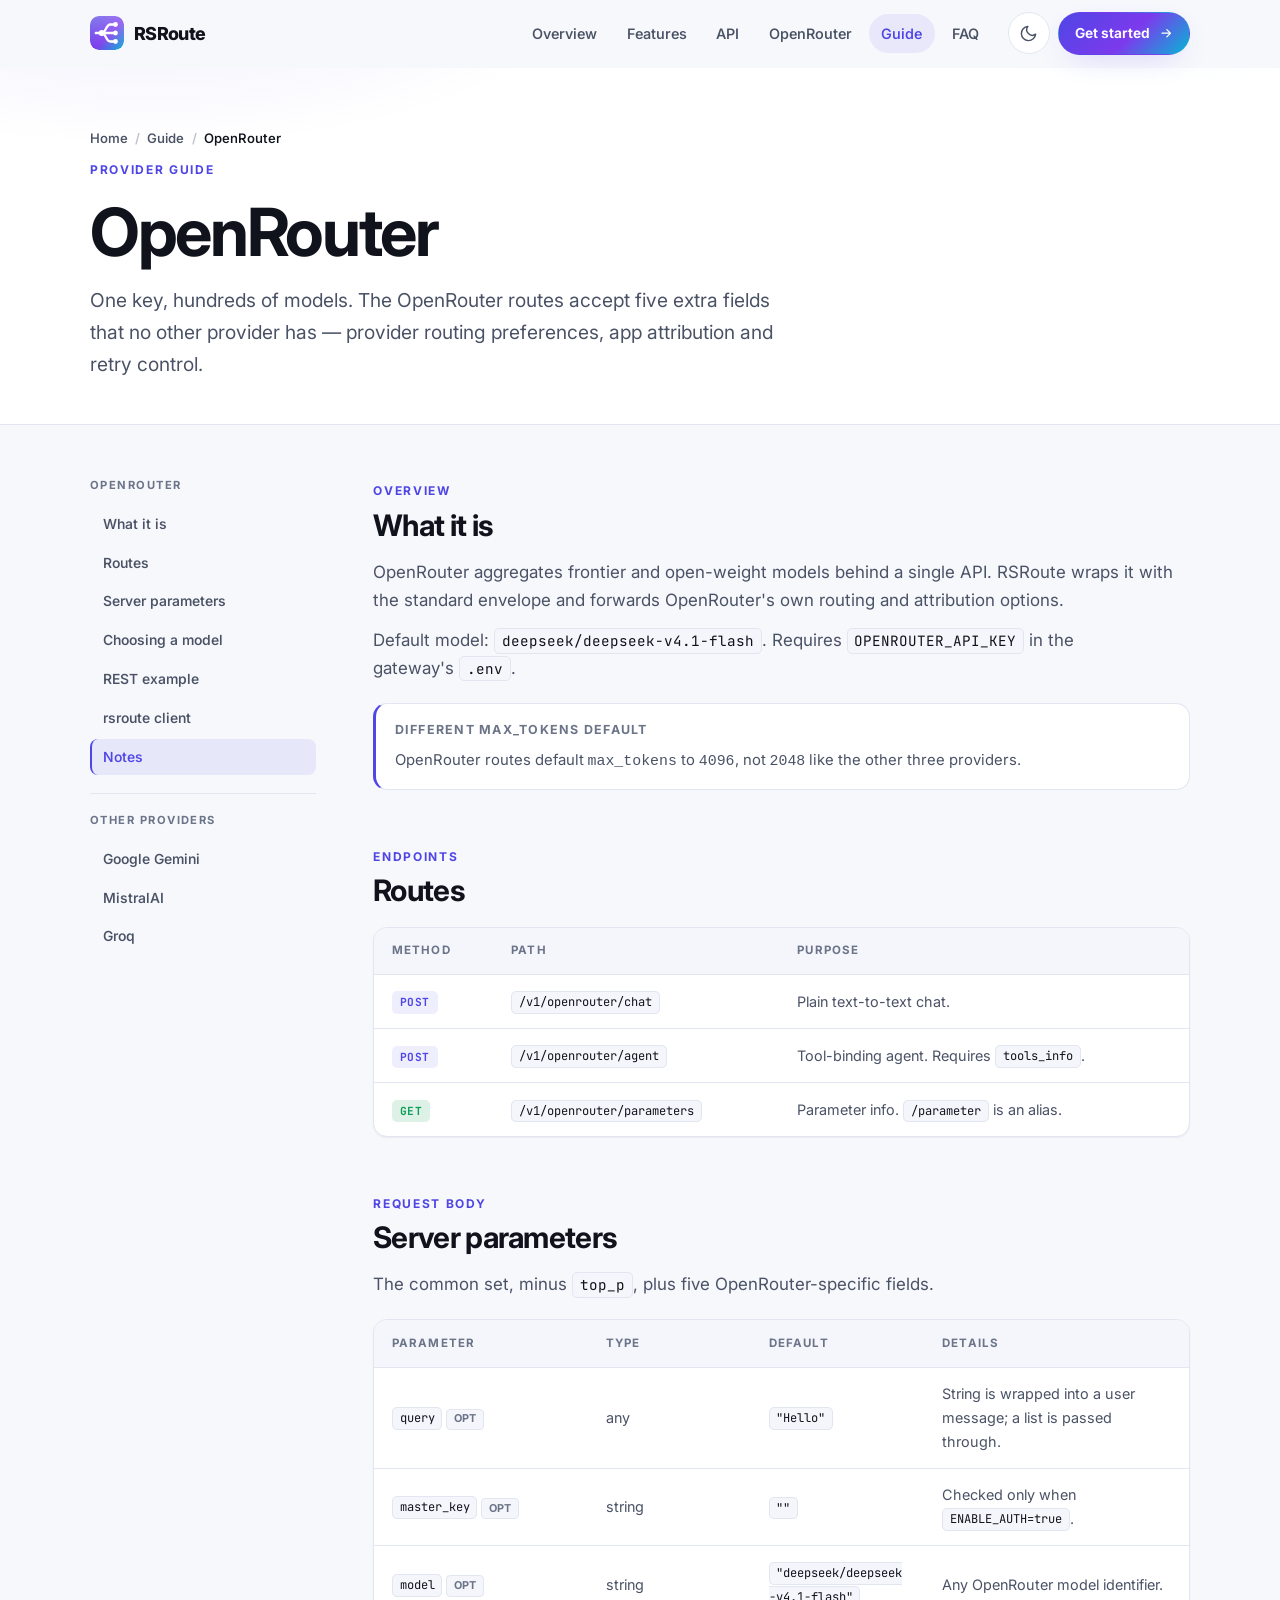
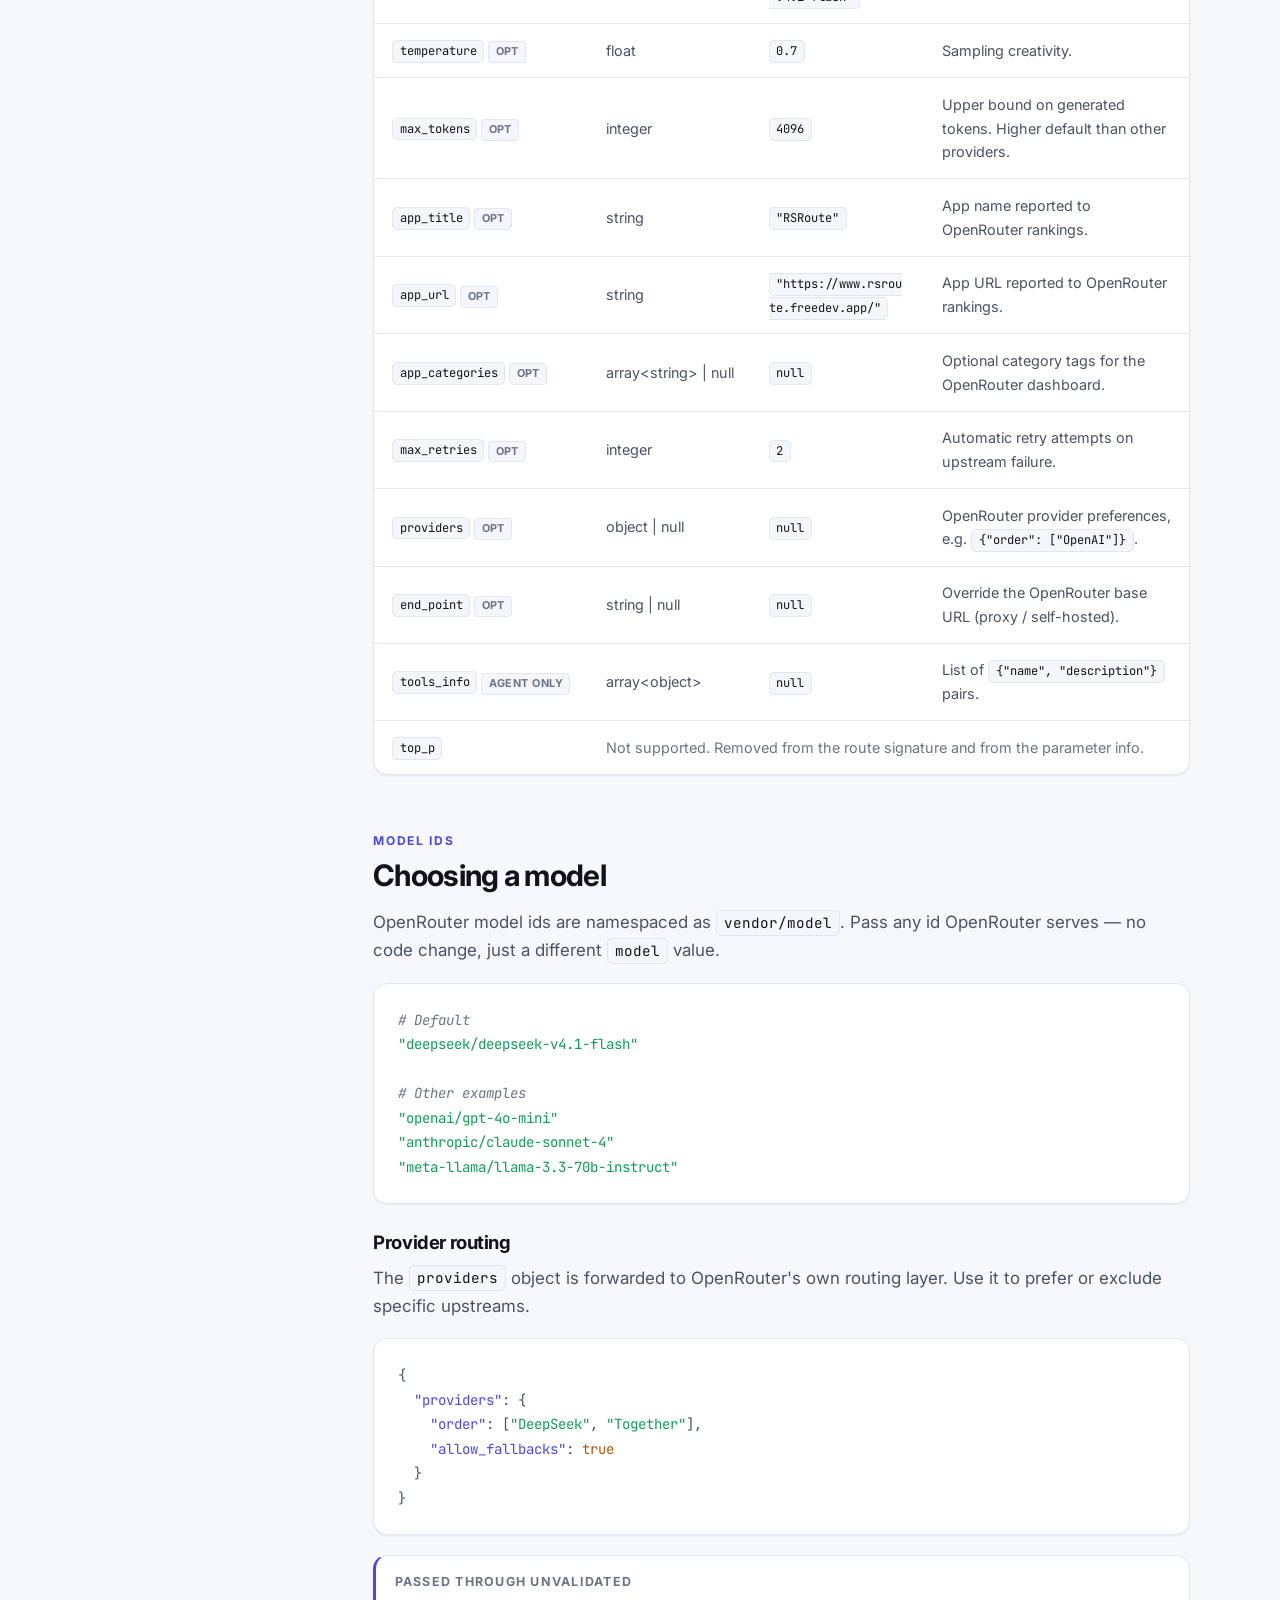
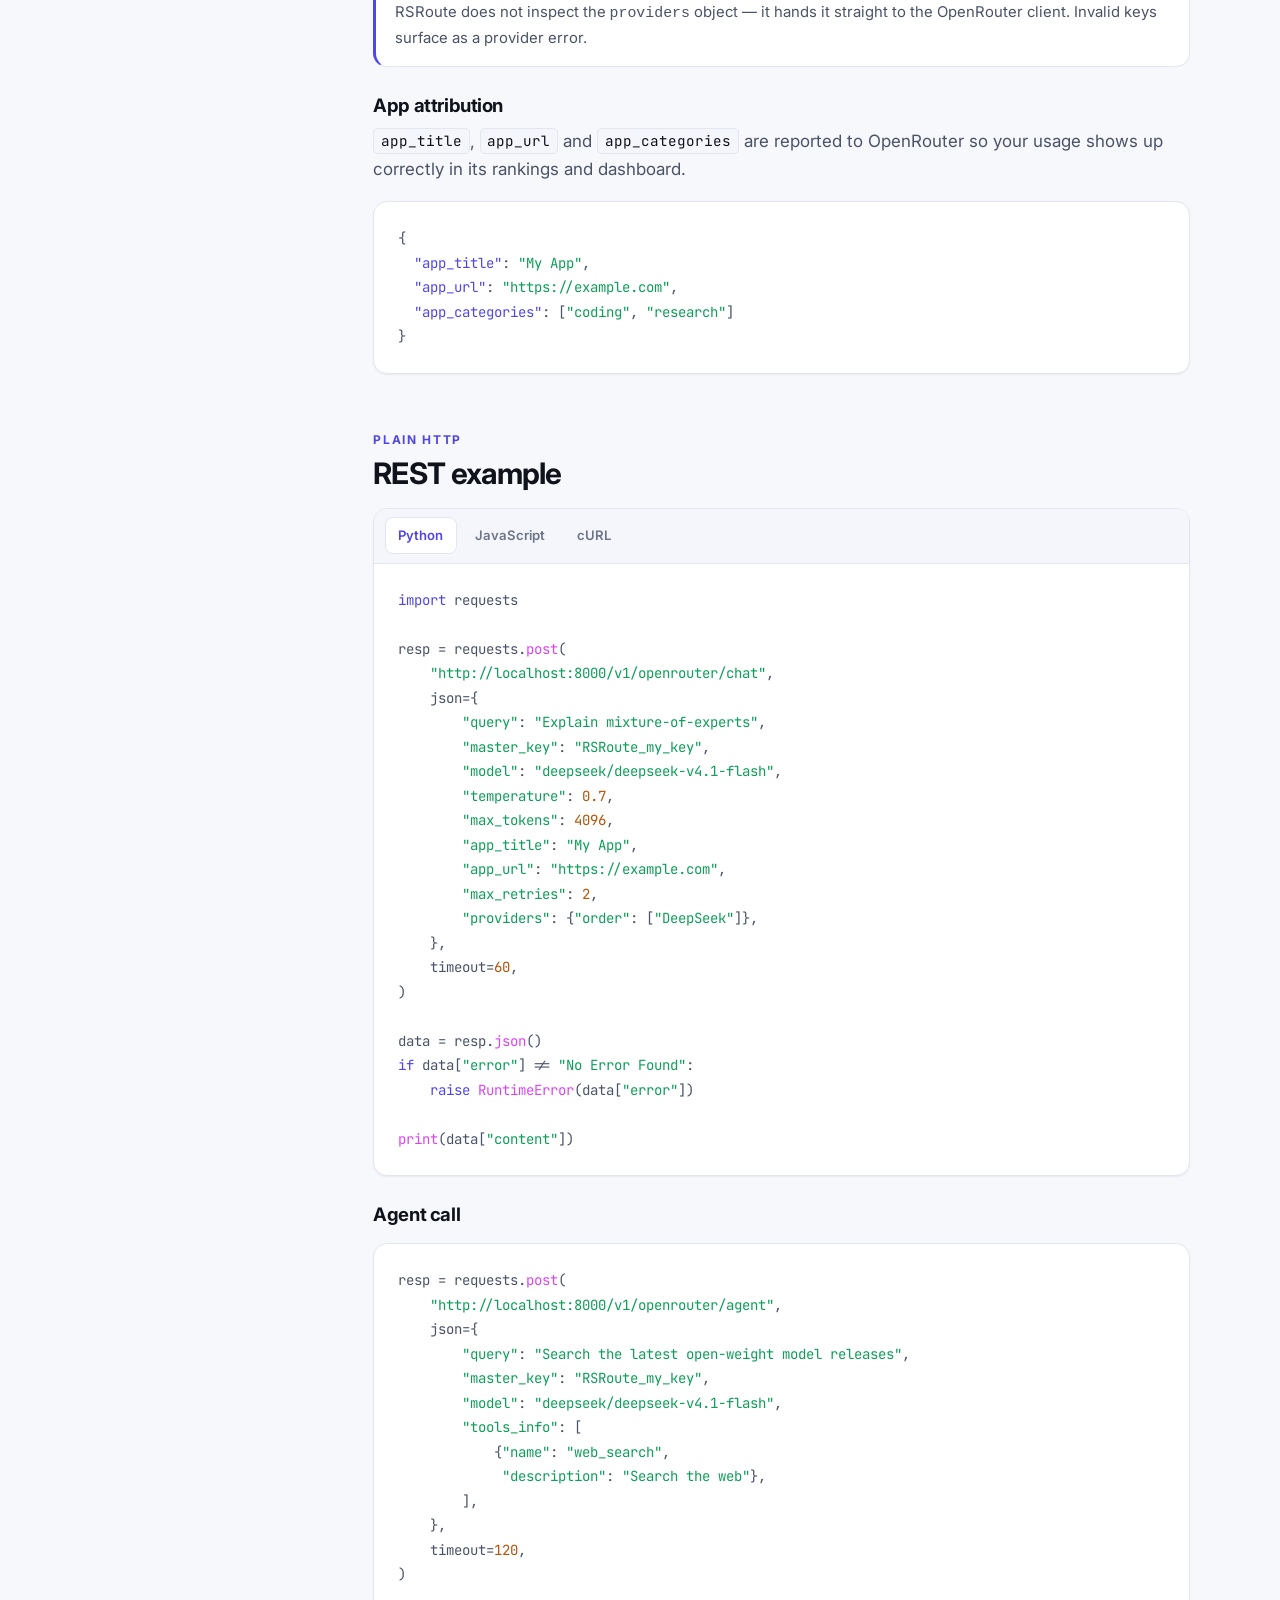
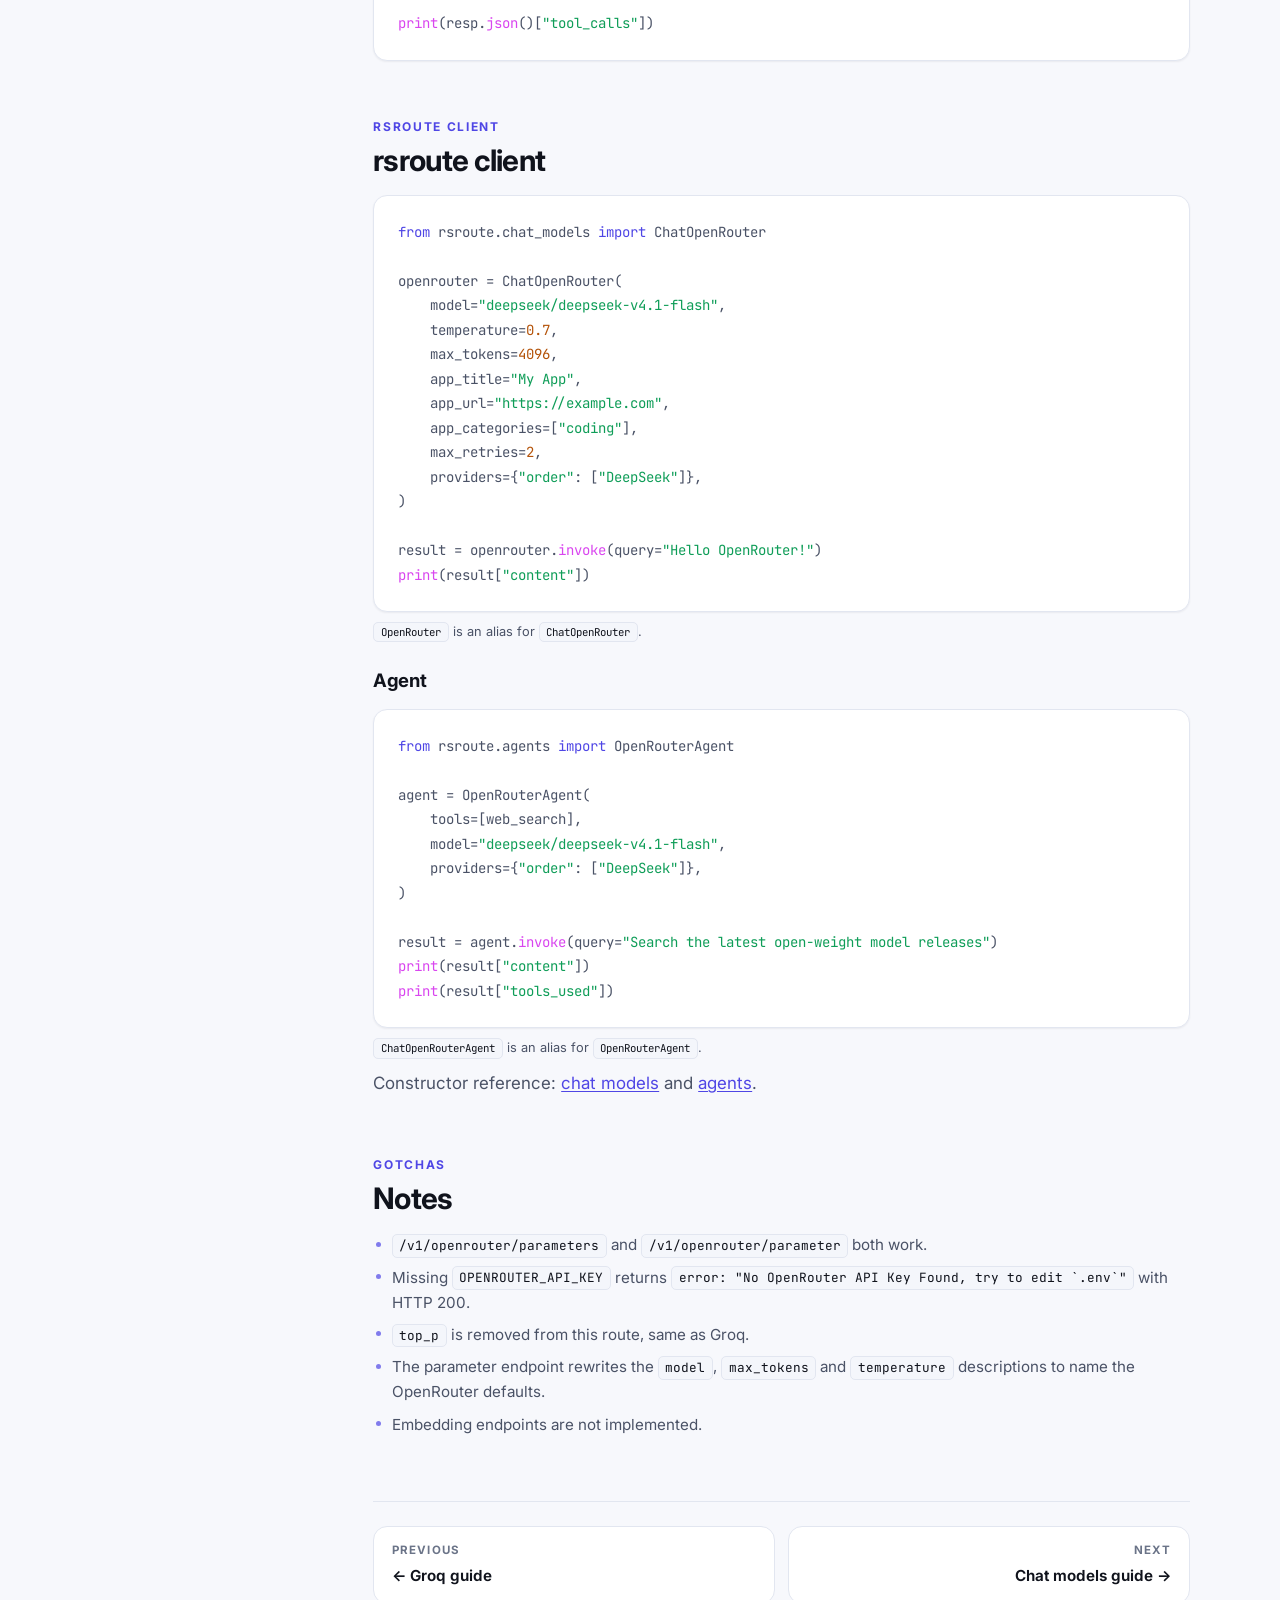
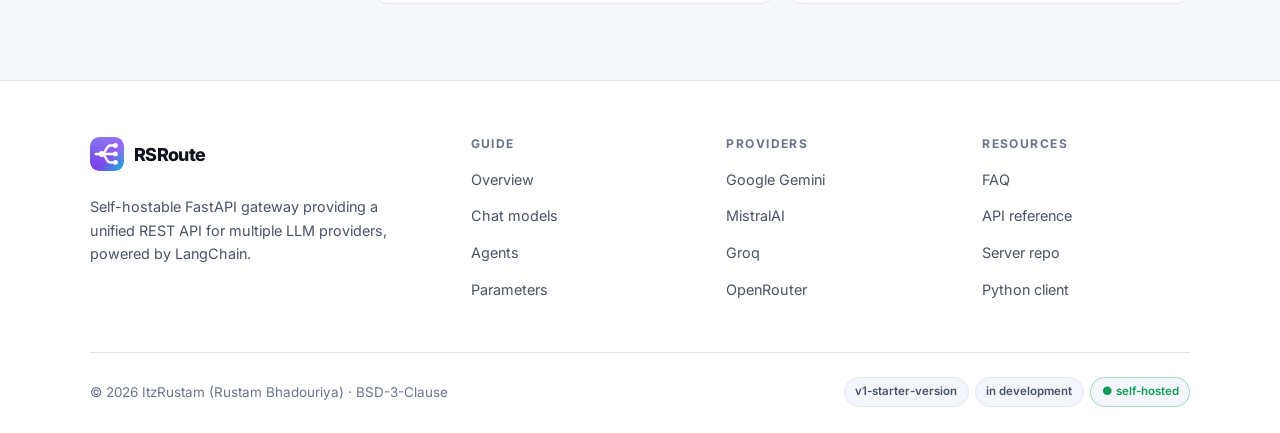
<file: guide/openrouter/index.html>
<!DOCTYPE html>
<html lang="en" data-theme="light">
<head>
  <meta charset="UTF-8" />
  <meta name="viewport" content="width=device-width, initial-scale=1, viewport-fit=cover" />
  <title>OpenRouter guide — RSRoute</title>
  <meta name="description" content="RSRoute OpenRouter guide: /v1/openrouter routes, every server parameter including providers, app_title and max_retries, REST examples in Python and JavaScript, and the rsroute client." />
  <meta name="theme-color" content="#f7f8fc" media="(prefers-color-scheme: light)" />
  <meta name="theme-color" content="#070a12" media="(prefers-color-scheme: dark)" />
  <meta name="color-scheme" content="light dark" />

  <link rel="icon" type="image/svg+xml" href="../../assets/img/favicon.svg" />
  <link rel="apple-touch-icon" href="../../assets/img/logo.svg" />

  <link rel="preconnect" href="https://fonts.googleapis.com" />
  <link rel="preconnect" href="https://fonts.gstatic.com" crossorigin />
  <link href="https://fonts.googleapis.com/css2?family=Inter:wght@400;500;600;700;800&family=JetBrains+Mono:wght@400;500;700&display=swap" rel="stylesheet" />

  <script src="../../assets/js/theme-init.js"></script>

  <link rel="stylesheet" href="../../assets/css/styles.css" />
  <link rel="stylesheet" href="../../assets/css/guide.css" />
</head>
<body>
  <a class="skip-link" href="#main">Skip to content</a>

  <header class="site-header" id="siteHeader">
    <div class="container header-inner">
      <a class="brand" href="../../index.html" aria-label="RSRoute home">
        <img src="../../assets/img/logo.svg" alt="" width="34" height="34" />
        <span>RSRoute</span>
      </a>

      <nav class="nav" id="primaryNav" aria-label="Primary">
        <a href="../../index.html#overview">Overview</a>
        <a href="../../index.html#features">Features</a>
        <a href="../../index.html#api">API</a>
        <a href="../../index.html#openrouter">OpenRouter</a>
        <a href="../index.html" class="is-active" aria-current="page">Guide</a>
        <a href="../../index.html#faq">FAQ</a>
      </nav>

      <div class="header-actions">
        <button class="theme-toggle" id="themeToggle" type="button"
                aria-label="Switch to dark theme" title="Toggle theme">
          <svg class="icon-moon" viewBox="0 0 24 24" fill="none" stroke="currentColor"
               stroke-width="1.8" stroke-linecap="round" stroke-linejoin="round" aria-hidden="true">
            <path d="M21 12.8A9 9 0 1 1 11.2 3a7 7 0 0 0 9.8 9.8Z" />
          </svg>
          <svg class="icon-sun" viewBox="0 0 24 24" fill="none" stroke="currentColor"
               stroke-width="1.8" stroke-linecap="round" stroke-linejoin="round" aria-hidden="true">
            <circle cx="12" cy="12" r="4" />
            <path d="M12 2v2M12 20v2M4.9 4.9l1.4 1.4M17.7 17.7l1.4 1.4M2 12h2M20 12h2M4.9 19.1l1.4-1.4M17.7 6.3l1.4-1.4" />
          </svg>
        </button>

        <a class="btn btn--primary btn--sm" href="../../index.html#quickstart">
          Get started
          <svg viewBox="0 0 24 24" fill="none" stroke="currentColor" stroke-width="2"
               stroke-linecap="round" stroke-linejoin="round" aria-hidden="true">
            <path d="M5 12h14M13 6l6 6-6 6" />
          </svg>
        </a>

        <button class="menu-toggle" id="menuToggle" type="button"
                aria-expanded="false" aria-controls="primaryNav" aria-label="Open menu">
          <svg class="icon-open" viewBox="0 0 24 24" fill="none" stroke="currentColor"
               stroke-width="2" stroke-linecap="round" aria-hidden="true">
            <path d="M4 7h16M4 12h16M4 17h16" />
          </svg>
          <svg class="icon-close" viewBox="0 0 24 24" fill="none" stroke="currentColor"
               stroke-width="2" stroke-linecap="round" aria-hidden="true">
            <path d="M6 6l12 12M18 6L6 18" />
          </svg>
        </button>
      </div>
    </div>
  </header>

  <main id="main">
    <section class="guide-hero">
      <div class="container">
        <nav class="breadcrumbs" aria-label="Breadcrumb">
          <a href="../../index.html">Home</a>
          <span class="sep" aria-hidden="true">/</span>
          <a href="../index.html">Guide</a>
          <span class="sep" aria-hidden="true">/</span>
          <span aria-current="page">OpenRouter</span>
        </nav>
        <span class="eyebrow">Provider guide</span>
        <h1>OpenRouter</h1>
        <p class="lede">
          One key, hundreds of models. The OpenRouter routes accept five extra fields that no
          other provider has — provider routing preferences, app attribution and retry control.
        </p>
      </div>
    </section>

    <div class="container guide-layout">
      <aside class="guide-sidebar">
        <div class="guide-nav__group">
          <p class="guide-sidebar__title">OpenRouter</p>
          <nav class="guide-nav" aria-label="OpenRouter sections">
            <a href="#what">What it is</a>
            <a href="#routes">Routes</a>
            <a href="#parameters">Server parameters</a>
            <a href="#models">Choosing a model</a>
            <a href="#rest">REST example</a>
            <a href="#client">rsroute client</a>
            <a href="#notes">Notes</a>
          </nav>
        </div>
        <div class="guide-nav__group">
          <p class="guide-sidebar__title">Other providers</p>
          <nav class="guide-nav" aria-label="Other providers">
            <a href="../gemini/index.html">Google Gemini</a>
            <a href="../mistral/index.html">MistralAI</a>
            <a href="../groq/index.html">Groq</a>
          </nav>
        </div>
      </aside>

      <div class="guide-content">
        <section id="what">
          <div class="guide-section-head">
            <span class="eyebrow">Overview</span>
            <h2>What it is</h2>
          </div>
          <p>
            OpenRouter aggregates frontier and open-weight models behind a single API. RSRoute
            wraps it with the standard envelope and forwards OpenRouter's own routing and
            attribution options.
          </p>
          <p>
            Default model: <code class="mono">deepseek/deepseek-v4.1-flash</code>. Requires
            <code class="mono">OPENROUTER_API_KEY</code> in the gateway's
            <code class="mono">.env</code>.
          </p>
          <div class="callout">
            <span class="callout__title">Different max_tokens default</span>
            <p>
              OpenRouter routes default <code>max_tokens</code> to <code>4096</code>, not
              <code>2048</code> like the other three providers.
            </p>
          </div>
        </section>

        <section id="routes">
          <div class="guide-section-head">
            <span class="eyebrow">Endpoints</span>
            <h2>Routes</h2>
          </div>
          <div class="table-scroll" style="margin-top:1.25rem">
            <table class="param-table">
              <caption class="sr-only">OpenRouter routes</caption>
              <thead>
                <tr>
                  <th scope="col">Method</th>
                  <th scope="col">Path</th>
                  <th scope="col">Purpose</th>
                </tr>
              </thead>
              <tbody>
                <tr>
                  <td><span class="method method--post">POST</span></td>
                  <td><code>/v1/openrouter/chat</code></td>
                  <td>Plain text-to-text chat.</td>
                </tr>
                <tr>
                  <td><span class="method method--post">POST</span></td>
                  <td><code>/v1/openrouter/agent</code></td>
                  <td>Tool-binding agent. Requires <code>tools_info</code>.</td>
                </tr>
                <tr>
                  <td><span class="method method--get">GET</span></td>
                  <td><code>/v1/openrouter/parameters</code></td>
                  <td>Parameter info. <code>/parameter</code> is an alias.</td>
                </tr>
              </tbody>
            </table>
          </div>
        </section>

        <section id="parameters">
          <div class="guide-section-head">
            <span class="eyebrow">Request body</span>
            <h2>Server parameters</h2>
          </div>
          <p>
            The common set, minus <code class="mono">top_p</code>, plus five OpenRouter-specific
            fields.
          </p>
          <div class="table-scroll" style="margin-top:1.25rem">
            <table class="param-table">
              <caption class="sr-only">OpenRouter request parameters</caption>
              <thead>
                <tr>
                  <th scope="col">Parameter</th>
                  <th scope="col">Type</th>
                  <th scope="col">Default</th>
                  <th scope="col">Details</th>
                </tr>
              </thead>
              <tbody>
                <tr>
                  <td><code>query</code> <span class="opt">opt</span></td>
                  <td>any</td>
                  <td><code>"Hello"</code></td>
                  <td>String is wrapped into a user message; a list is passed through.</td>
                </tr>
                <tr>
                  <td><code>master_key</code> <span class="opt">opt</span></td>
                  <td>string</td>
                  <td><code>""</code></td>
                  <td>Checked only when <code>ENABLE_AUTH=true</code>.</td>
                </tr>
                <tr>
                  <td><code>model</code> <span class="opt">opt</span></td>
                  <td>string</td>
                  <td><code>"deepseek/deepseek-v4.1-flash"</code></td>
                  <td>Any OpenRouter model identifier.</td>
                </tr>
                <tr>
                  <td><code>temperature</code> <span class="opt">opt</span></td>
                  <td>float</td>
                  <td><code>0.7</code></td>
                  <td>Sampling creativity.</td>
                </tr>
                <tr>
                  <td><code>max_tokens</code> <span class="opt">opt</span></td>
                  <td>integer</td>
                  <td><code>4096</code></td>
                  <td>Upper bound on generated tokens. Higher default than other providers.</td>
                </tr>
                <tr>
                  <td><code>app_title</code> <span class="opt">opt</span></td>
                  <td>string</td>
                  <td><code>"RSRoute"</code></td>
                  <td>App name reported to OpenRouter rankings.</td>
                </tr>
                <tr>
                  <td><code>app_url</code> <span class="opt">opt</span></td>
                  <td>string</td>
                  <td><code>"https://www.rsroute.freedev.app/"</code></td>
                  <td>App URL reported to OpenRouter rankings.</td>
                </tr>
                <tr>
                  <td><code>app_categories</code> <span class="opt">opt</span></td>
                  <td>array&lt;string&gt; | null</td>
                  <td><code>null</code></td>
                  <td>Optional category tags for the OpenRouter dashboard.</td>
                </tr>
                <tr>
                  <td><code>max_retries</code> <span class="opt">opt</span></td>
                  <td>integer</td>
                  <td><code>2</code></td>
                  <td>Automatic retry attempts on upstream failure.</td>
                </tr>
                <tr>
                  <td><code>providers</code> <span class="opt">opt</span></td>
                  <td>object | null</td>
                  <td><code>null</code></td>
                  <td>OpenRouter provider preferences, e.g. <code>{"order": ["OpenAI"]}</code>.</td>
                </tr>
                <tr>
                  <td><code>end_point</code> <span class="opt">opt</span></td>
                  <td>string | null</td>
                  <td><code>null</code></td>
                  <td>Override the OpenRouter base URL (proxy / self-hosted).</td>
                </tr>
                <tr>
                  <td><code>tools_info</code> <span class="opt">agent only</span></td>
                  <td>array&lt;object&gt;</td>
                  <td><code>null</code></td>
                  <td>List of <code>{"name", "description"}</code> pairs.</td>
                </tr>
                <tr>
                  <td><code>top_p</code></td>
                  <td colspan="3" style="color:var(--text-mute)">
                    Not supported. Removed from the route signature and from the parameter info.
                  </td>
                </tr>
              </tbody>
            </table>
          </div>
        </section>

        <section id="models">
          <div class="guide-section-head">
            <span class="eyebrow">Model ids</span>
            <h2>Choosing a model</h2>
          </div>
          <p>
            OpenRouter model ids are namespaced as <code class="mono">vendor/model</code>. Pass any
            id OpenRouter serves — no code change, just a different
            <code class="mono">model</code> value.
          </p>
          <div class="code-wrap">
<pre><code><span class="tok-com"># Default</span>
<span class="tok-str">"deepseek/deepseek-v4.1-flash"</span>

<span class="tok-com"># Other examples</span>
<span class="tok-str">"openai/gpt-4o-mini"</span>
<span class="tok-str">"anthropic/claude-sonnet-4"</span>
<span class="tok-str">"meta-llama/llama-3.3-70b-instruct"</span></code></pre>
          </div>

          <h3>Provider routing</h3>
          <p>
            The <code class="mono">providers</code> object is forwarded to OpenRouter's own
            routing layer. Use it to prefer or exclude specific upstreams.
          </p>
          <div class="code-wrap">
<pre><code>{
  <span class="tok-key">"providers"</span>: {
    <span class="tok-key">"order"</span>: [<span class="tok-str">"DeepSeek"</span>, <span class="tok-str">"Together"</span>],
    <span class="tok-key">"allow_fallbacks"</span>: <span class="tok-num">true</span>
  }
}</code></pre>
          </div>
          <div class="callout">
            <span class="callout__title">Passed through unvalidated</span>
            <p>
              RSRoute does not inspect the <code>providers</code> object — it hands it straight to
              the OpenRouter client. Invalid keys surface as a provider error.
            </p>
          </div>

          <h3>App attribution</h3>
          <p>
            <code class="mono">app_title</code>, <code class="mono">app_url</code> and
            <code class="mono">app_categories</code> are reported to OpenRouter so your usage shows
            up correctly in its rankings and dashboard.
          </p>
          <div class="code-wrap">
<pre><code>{
  <span class="tok-key">"app_title"</span>: <span class="tok-str">"My App"</span>,
  <span class="tok-key">"app_url"</span>: <span class="tok-str">"https://example.com"</span>,
  <span class="tok-key">"app_categories"</span>: [<span class="tok-str">"coding"</span>, <span class="tok-str">"research"</span>]
}</code></pre>
          </div>
        </section>

        <section id="rest">
          <div class="guide-section-head">
            <span class="eyebrow">Plain HTTP</span>
            <h2>REST example</h2>
          </div>
          <div class="code-wrap">
            <div class="code-tabs" role="tablist" aria-label="OpenRouter REST examples">
              <button class="code-tab" role="tab" aria-selected="true" aria-controls="panel-o-py" id="tab-o-py" type="button">Python</button>
              <button class="code-tab" role="tab" aria-selected="false" aria-controls="panel-o-js" id="tab-o-js" type="button">JavaScript</button>
              <button class="code-tab" role="tab" aria-selected="false" aria-controls="panel-o-curl" id="tab-o-curl" type="button">cURL</button>
            </div>

            <div class="code-panel is-active" id="panel-o-py" role="tabpanel" aria-labelledby="tab-o-py">
<pre><code><span class="tok-key">import</span> requests

resp = requests.<span class="tok-fn">post</span>(
    <span class="tok-str">"http://localhost:8000/v1/openrouter/chat"</span>,
    json={
        <span class="tok-str">"query"</span>: <span class="tok-str">"Explain mixture-of-experts"</span>,
        <span class="tok-str">"master_key"</span>: <span class="tok-str">"RSRoute_my_key"</span>,
        <span class="tok-str">"model"</span>: <span class="tok-str">"deepseek/deepseek-v4.1-flash"</span>,
        <span class="tok-str">"temperature"</span>: <span class="tok-num">0.7</span>,
        <span class="tok-str">"max_tokens"</span>: <span class="tok-num">4096</span>,
        <span class="tok-str">"app_title"</span>: <span class="tok-str">"My App"</span>,
        <span class="tok-str">"app_url"</span>: <span class="tok-str">"https://example.com"</span>,
        <span class="tok-str">"max_retries"</span>: <span class="tok-num">2</span>,
        <span class="tok-str">"providers"</span>: {<span class="tok-str">"order"</span>: [<span class="tok-str">"DeepSeek"</span>]},
    },
    timeout=<span class="tok-num">60</span>,
)

data = resp.<span class="tok-fn">json</span>()
<span class="tok-key">if</span> data[<span class="tok-str">"error"</span>] != <span class="tok-str">"No Error Found"</span>:
    <span class="tok-key">raise</span> <span class="tok-fn">RuntimeError</span>(data[<span class="tok-str">"error"</span>])

<span class="tok-fn">print</span>(data[<span class="tok-str">"content"</span>])</code></pre>
            </div>

            <div class="code-panel" id="panel-o-js" role="tabpanel" aria-labelledby="tab-o-js">
<pre><code><span class="tok-key">const</span> resp = <span class="tok-key">await</span> <span class="tok-fn">fetch</span>(<span class="tok-str">"http://localhost:8000/v1/openrouter/chat"</span>, {
  method: <span class="tok-str">"POST"</span>,
  headers: { <span class="tok-str">"Content-Type"</span>: <span class="tok-str">"application/json"</span> },
  body: <span class="tok-fn">JSON.stringify</span>({
    query: <span class="tok-str">"Explain mixture-of-experts"</span>,
    master_key: <span class="tok-str">"RSRoute_my_key"</span>,
    model: <span class="tok-str">"deepseek/deepseek-v4.1-flash"</span>,
    temperature: <span class="tok-num">0.7</span>,
    max_tokens: <span class="tok-num">4096</span>,
    app_title: <span class="tok-str">"My App"</span>,
    app_url: <span class="tok-str">"https://example.com"</span>,
    max_retries: <span class="tok-num">2</span>,
    providers: { order: [<span class="tok-str">"DeepSeek"</span>] },
  }),
});

<span class="tok-key">const</span> data = <span class="tok-key">await</span> resp.<span class="tok-fn">json</span>();
<span class="tok-key">if</span> (data.error !== <span class="tok-str">"No Error Found"</span>) {
  <span class="tok-key">throw new</span> <span class="tok-fn">Error</span>(data.error);
}

console.<span class="tok-fn">log</span>(data.content);</code></pre>
            </div>

            <div class="code-panel" id="panel-o-curl" role="tabpanel" aria-labelledby="tab-o-curl">
<pre><code>curl -X POST http://localhost:8000/v1/openrouter/chat \
  -H <span class="tok-str">"Content-Type: application/json"</span> \
  -d <span class="tok-str">'{
    "query": "Explain mixture-of-experts",
    "master_key": "RSRoute_my_key",
    "model": "deepseek/deepseek-v4.1-flash",
    "temperature": 0.7,
    "max_tokens": 4096,
    "app_title": "My App",
    "app_url": "https://example.com",
    "max_retries": 2,
    "providers": { "order": ["DeepSeek"] }
  }'</span></code></pre>
            </div>
          </div>

          <h3>Agent call</h3>
          <div class="code-wrap">
<pre><code>resp = requests.<span class="tok-fn">post</span>(
    <span class="tok-str">"http://localhost:8000/v1/openrouter/agent"</span>,
    json={
        <span class="tok-str">"query"</span>: <span class="tok-str">"Search the latest open-weight model releases"</span>,
        <span class="tok-str">"master_key"</span>: <span class="tok-str">"RSRoute_my_key"</span>,
        <span class="tok-str">"model"</span>: <span class="tok-str">"deepseek/deepseek-v4.1-flash"</span>,
        <span class="tok-str">"tools_info"</span>: [
            {<span class="tok-str">"name"</span>: <span class="tok-str">"web_search"</span>,
             <span class="tok-str">"description"</span>: <span class="tok-str">"Search the web"</span>},
        ],
    },
    timeout=<span class="tok-num">120</span>,
)

<span class="tok-fn">print</span>(resp.<span class="tok-fn">json</span>()[<span class="tok-str">"tool_calls"</span>])</code></pre>
          </div>
        </section>

        <section id="client">
          <div class="guide-section-head">
            <span class="eyebrow">rsroute client</span>
            <h2>rsroute client</h2>
          </div>
          <div class="code-wrap">
<pre><code><span class="tok-key">from</span> rsroute.chat_models <span class="tok-key">import</span> ChatOpenRouter

openrouter = ChatOpenRouter(
    model=<span class="tok-str">"deepseek/deepseek-v4.1-flash"</span>,
    temperature=<span class="tok-num">0.7</span>,
    max_tokens=<span class="tok-num">4096</span>,
    app_title=<span class="tok-str">"My App"</span>,
    app_url=<span class="tok-str">"https://example.com"</span>,
    app_categories=[<span class="tok-str">"coding"</span>],
    max_retries=<span class="tok-num">2</span>,
    providers={<span class="tok-str">"order"</span>: [<span class="tok-str">"DeepSeek"</span>]},
)

result = openrouter.<span class="tok-fn">invoke</span>(query=<span class="tok-str">"Hello OpenRouter!"</span>)
<span class="tok-fn">print</span>(result[<span class="tok-str">"content"</span>])</code></pre>
          </div>
          <p class="code-caption">
            <code class="mono">OpenRouter</code> is an alias for <code class="mono">ChatOpenRouter</code>.
          </p>

          <h3>Agent</h3>
          <div class="code-wrap">
<pre><code><span class="tok-key">from</span> rsroute.agents <span class="tok-key">import</span> OpenRouterAgent

agent = OpenRouterAgent(
    tools=[web_search],
    model=<span class="tok-str">"deepseek/deepseek-v4.1-flash"</span>,
    providers={<span class="tok-str">"order"</span>: [<span class="tok-str">"DeepSeek"</span>]},
)

result = agent.<span class="tok-fn">invoke</span>(query=<span class="tok-str">"Search the latest open-weight model releases"</span>)
<span class="tok-fn">print</span>(result[<span class="tok-str">"content"</span>])
<span class="tok-fn">print</span>(result[<span class="tok-str">"tools_used"</span>])</code></pre>
          </div>
          <p class="code-caption">
            <code class="mono">ChatOpenRouterAgent</code> is an alias for
            <code class="mono">OpenRouterAgent</code>.
          </p>
          <p>
            Constructor reference:
            <a class="inline-link" href="../chat_model/index.html">chat models</a> and
            <a class="inline-link" href="../agent/index.html">agents</a>.
          </p>
        </section>

        <section id="notes">
          <div class="guide-section-head">
            <span class="eyebrow">Gotchas</span>
            <h2>Notes</h2>
          </div>
          <ul>
            <li>
              <code class="mono">/v1/openrouter/parameters</code> and
              <code class="mono">/v1/openrouter/parameter</code> both work.
            </li>
            <li>
              Missing <code class="mono">OPENROUTER_API_KEY</code> returns
              <code class="mono">error: "No OpenRouter API Key Found, try to edit `.env`"</code>
              with HTTP 200.
            </li>
            <li>
              <code class="mono">top_p</code> is removed from this route, same as Groq.
            </li>
            <li>
              The parameter endpoint rewrites the <code class="mono">model</code>,
              <code class="mono">max_tokens</code> and <code class="mono">temperature</code>
              descriptions to name the OpenRouter defaults.
            </li>
            <li>Embedding endpoints are not implemented.</li>
          </ul>
        </section>

        <nav class="guide-pager" aria-label="Guide pagination">
          <a href="../groq/index.html">
            <span class="dir">Previous</span>
            <span class="label">← Groq guide</span>
          </a>
          <a class="next" href="../chat_model/index.html">
            <span class="dir">Next</span>
            <span class="label">Chat models guide →</span>
          </a>
        </nav>
      </div>
    </div>
  </main>

  <footer class="site-footer">
    <div class="container">
      <div class="footer-grid">
        <div class="footer-brand">
          <a class="brand" href="../../index.html" aria-label="RSRoute home">
            <img src="../../assets/img/logo.svg" alt="" width="34" height="34" />
            <span>RSRoute</span>
          </a>
          <p>
            Self-hostable FastAPI gateway providing a unified REST API for multiple LLM
            providers, powered by LangChain.
          </p>
        </div>

        <div class="footer-col">
          <h4>Guide</h4>
          <ul>
            <li><a href="../index.html">Overview</a></li>
            <li><a href="../chat_model/index.html">Chat models</a></li>
            <li><a href="../agent/index.html">Agents</a></li>
            <li><a href="../index.html#parameters">Parameters</a></li>
          </ul>
        </div>

        <div class="footer-col">
          <h4>Providers</h4>
          <ul>
            <li><a href="../gemini/index.html">Google Gemini</a></li>
            <li><a href="../mistral/index.html">MistralAI</a></li>
            <li><a href="../groq/index.html">Groq</a></li>
            <li><a href="index.html">OpenRouter</a></li>
          </ul>
        </div>

        <div class="footer-col">
          <h4>Resources</h4>
          <ul>
            <li><a href="../../index.html#faq">FAQ</a></li>
            <li><a href="../../index.html#api">API reference</a></li>
            <li><a href="https://www.github.com/ItzRustam/rsroute" target="_blank" rel="noopener noreferrer">Server repo</a></li>
            <li><a href="https://www.github.com/ItzRustam/rsroute-package" target="_blank" rel="noopener noreferrer">Python client</a></li>
          </ul>
        </div>
      </div>

      <div class="footer-bottom">
        <span>&copy; 2026 ItzRustam (Rustam Bhadouriya) &middot; BSD-3-Clause</span>
        <div class="badge-row">
          <span class="chip">v1-starter-version</span>
          <span class="chip">in development</span>
          <span class="chip chip--ok">&#9679; self-hosted</span>
        </div>
      </div>
    </div>
  </footer>

  <button class="to-top" id="toTop" type="button" aria-label="Back to top">
    <svg viewBox="0 0 24 24" fill="none" stroke="currentColor" stroke-width="2"
         stroke-linecap="round" stroke-linejoin="round" aria-hidden="true">
      <path d="M12 19V5M6 11l6-6 6 6" />
    </svg>
  </button>

  <script src="../../assets/js/main.js"></script>
  <script src="../../assets/js/guide.js"></script>
</body>
</html>
</file>
<file: assets/css/styles.css>
/* ==========================================================================
   RSRoute — Unified LLM Routing
   Static site stylesheet. No build step, no framework, no server.
   ========================================================================== */

/* ---------- Design tokens ---------- */
:root {
  color-scheme: light;

  --font-sans: "Inter", "Segoe UI", system-ui, -apple-system, "Helvetica Neue", Arial, sans-serif;
  --font-mono: "JetBrains Mono", "SFMono-Regular", ui-monospace, "Cascadia Code", Consolas, monospace;

  --brand-1: #4f46e5;
  --brand-2: #7c3aed;
  --brand-3: #06b6d4;
  --brand-grad: linear-gradient(135deg, var(--brand-1) 0%, var(--brand-2) 55%, var(--brand-3) 100%);

  --bg: #f7f8fc;
  --bg-alt: #ffffff;
  --bg-soft: #eef1f9;
  --surface: #ffffff;
  --surface-2: #f4f6fb;
  --border: #e2e6f0;
  --border-strong: #cdd4e4;

  --text: #10131c;
  --text-soft: #4a5266;
  --text-mute: #6b7488;

  --accent: #4f46e5;
  --accent-soft: rgba(79, 70, 229, 0.09);
  --accent-ring: rgba(79, 70, 229, 0.28);

  --ok: #0f9d58;
  --warn: #b45309;
  --danger: #d92d20;

  --ok-ring: rgba(15, 157, 88, 0.22);
  --ok-border: rgba(15, 157, 88, 0.35);
  --ok-soft: rgba(15, 157, 88, 0.14);
  --accent-border: rgba(79, 70, 229, 0.22);
  --accent-border-strong: rgba(79, 70, 229, 0.4);
  --danger-soft: rgba(217, 45, 32, 0.12);

  --shadow-sm: 0 1px 2px rgba(16, 19, 28, 0.06);
  --shadow-md: 0 8px 24px -8px rgba(16, 19, 28, 0.16);
  --shadow-lg: 0 28px 64px -24px rgba(16, 19, 28, 0.28);

  --radius-sm: 8px;
  --radius: 14px;
  --radius-lg: 22px;
  --radius-pill: 999px;

  --header-h: 68px;
  --container: 1180px;
  --gutter: clamp(1rem, 4vw, 2.5rem);

  --ease: cubic-bezier(0.22, 1, 0.36, 1);
}

html[data-theme="dark"] {
  color-scheme: dark;

  --bg: #070a12;
  --bg-alt: #0b0f1a;
  --bg-soft: #10151f;
  --surface: #0e131e;
  --surface-2: #131926;
  --border: #1e2637;
  --border-strong: #2b3549;

  --text: #eef2fb;
  --text-soft: #a8b2c7;
  --text-mute: #7b869c;

  --accent: #8b8cf9;
  --accent-soft: rgba(139, 140, 249, 0.12);
  --accent-ring: rgba(139, 140, 249, 0.35);

  --ok: #34d399;
  --warn: #fbbf24;
  --danger: #f87171;

  --ok-ring: rgba(52, 211, 153, 0.22);
  --ok-border: rgba(52, 211, 153, 0.35);
  --ok-soft: rgba(52, 211, 153, 0.14);
  --accent-border: rgba(139, 140, 249, 0.28);
  --accent-border-strong: rgba(139, 140, 249, 0.45);
  --danger-soft: rgba(248, 113, 113, 0.14);

  --shadow-sm: 0 1px 2px rgba(0, 0, 0, 0.5);
  --shadow-md: 0 10px 30px -12px rgba(0, 0, 0, 0.7);
  --shadow-lg: 0 32px 72px -28px rgba(0, 0, 0, 0.85);
}

/* ---------- Reset ---------- */
*,
*::before,
*::after { box-sizing: border-box; }

* { margin: 0; }

html {
  -webkit-text-size-adjust: 100%;
  scroll-behavior: smooth;
  scroll-padding-top: calc(var(--header-h) + 1.25rem);
}

body {
  font-family: var(--font-sans);
  background: var(--bg);
  color: var(--text);
  line-height: 1.65;
  font-size: clamp(0.95rem, 0.9rem + 0.2vw, 1.0625rem);
  -webkit-font-smoothing: antialiased;
  -moz-osx-font-smoothing: grayscale;
  overflow-x: hidden;
  transition: background-color 0.35s var(--ease), color 0.35s var(--ease);
}

img, svg { display: block; max-width: 100%; }
button, input, textarea, select { font: inherit; color: inherit; }
a { color: inherit; text-decoration: none; }
ul, ol { list-style: none; padding: 0; }

:focus-visible {
  outline: 2px solid var(--accent);
  outline-offset: 3px;
  border-radius: 4px;
}

::selection { background: var(--accent); color: #fff; }

/* ---------- Layout helpers ---------- */
.container {
  width: 100%;
  max-width: var(--container);
  margin-inline: auto;
  padding-inline: var(--gutter);
}

.section { padding-block: clamp(3.5rem, 8vw, 7rem); }
.section--tight { padding-block: clamp(2.5rem, 5vw, 4rem); }

.skip-link {
  position: absolute;
  left: -9999px;
  top: 0;
  z-index: 200;
  background: var(--accent);
  color: #fff;
  padding: 0.75rem 1.25rem;
  border-radius: 0 0 var(--radius-sm) 0;
}
.skip-link:focus { left: 0; }

.sr-only {
  position: absolute;
  width: 1px;
  height: 1px;
  padding: 0;
  margin: -1px;
  overflow: hidden;
  clip: rect(0 0 0 0);
  clip-path: inset(50%);
  white-space: nowrap;
  border: 0;
}

/* ---------- Typography ---------- */
h1, h2, h3, h4 {
  line-height: 1.15;
  letter-spacing: -0.022em;
  font-weight: 700;
  text-wrap: balance;
}

h1 { font-size: clamp(2.1rem, 1.35rem + 3.6vw, 4.15rem); letter-spacing: -0.035em; }
h2 { font-size: clamp(1.65rem, 1.2rem + 2.1vw, 2.75rem); letter-spacing: -0.028em; }
h3 { font-size: clamp(1.1rem, 1rem + 0.55vw, 1.35rem); }

p { text-wrap: pretty; }

.eyebrow {
  display: inline-flex;
  align-items: center;
  gap: 0.5rem;
  font-size: 0.75rem;
  font-weight: 700;
  letter-spacing: 0.14em;
  text-transform: uppercase;
  color: var(--accent);
}

.lede {
  font-size: clamp(1rem, 0.94rem + 0.42vw, 1.2rem);
  color: var(--text-soft);
  max-width: 62ch;
}

.grad-text {
  background: var(--brand-grad);
  -webkit-background-clip: text;
  background-clip: text;
  color: transparent;
}

.section-head { max-width: 68ch; margin-bottom: clamp(2rem, 4vw, 3.25rem); }
.section-head h2 { margin-top: 0.65rem; }
.section-head p { margin-top: 0.9rem; color: var(--text-soft); }

/* ---------- Buttons ---------- */
.btn {
  --btn-bg: var(--accent);
  --btn-fg: #fff;
  display: inline-flex;
  align-items: center;
  justify-content: center;
  gap: 0.55rem;
  padding: 0.78rem 1.35rem;
  border-radius: var(--radius-pill);
  border: 1px solid transparent;
  background: var(--btn-bg);
  color: var(--btn-fg);
  font-weight: 650;
  font-size: 0.94rem;
  cursor: pointer;
  white-space: nowrap;
  transition: transform 0.2s var(--ease), box-shadow 0.2s var(--ease),
              background-color 0.2s var(--ease), border-color 0.2s var(--ease);
}
.btn:hover { transform: translateY(-2px); box-shadow: var(--shadow-md); }
.btn:active { transform: translateY(0); }

.btn--primary {
  background: var(--brand-grad);
  color: #fff;
  box-shadow: 0 10px 30px -12px var(--accent-ring);
}
.btn--primary:hover { box-shadow: 0 18px 40px -14px var(--accent-ring); }

.btn--ghost {
  background: transparent;
  color: var(--text);
  border-color: var(--border-strong);
}
.btn--ghost:hover { background: var(--surface-2); border-color: var(--accent); }

.btn--sm { padding: 0.55rem 1rem; font-size: 0.86rem; }

.btn svg { width: 1.05em; height: 1.05em; flex: none; }

/* ---------- Header ---------- */
.site-header {
  position: sticky;
  top: 0;
  z-index: 100;
  height: var(--header-h);
  display: flex;
  align-items: center;
  background: rgba(247, 248, 252, 0.82);
  backdrop-filter: blur(14px) saturate(160%);
  -webkit-backdrop-filter: blur(14px) saturate(160%);
  border-bottom: 1px solid transparent;
  transition: border-color 0.25s var(--ease), background-color 0.25s var(--ease);
}
@supports (background: color-mix(in srgb, red 50%, blue)) {
  .site-header { background: color-mix(in srgb, var(--bg) 82%, transparent); }
}
html[data-theme="dark"] .site-header { background: rgba(7, 10, 18, 0.82); }
@supports (background: color-mix(in srgb, red 50%, blue)) {
  html[data-theme="dark"] .site-header { background: color-mix(in srgb, var(--bg) 82%, transparent); }
}
.site-header.is-scrolled { border-bottom-color: var(--border); }

.header-inner {
  display: flex;
  align-items: center;
  gap: 1rem;
  width: 100%;
}

.brand {
  display: inline-flex;
  align-items: center;
  gap: 0.6rem;
  font-weight: 800;
  font-size: 1.12rem;
  letter-spacing: -0.03em;
  flex: none;
}
.brand img { width: 34px; height: 34px; border-radius: 9px; }
.brand span { color: var(--text); }

.nav {
  display: flex;
  align-items: center;
  gap: 0.25rem;
  margin-left: auto;
}
.nav a {
  padding: 0.5rem 0.8rem;
  border-radius: var(--radius-pill);
  font-size: 0.9rem;
  font-weight: 550;
  color: var(--text-soft);
  transition: color 0.2s var(--ease), background-color 0.2s var(--ease);
}
.nav a:hover { color: var(--text); background: var(--surface-2); }
.nav a.is-active { color: var(--accent); background: var(--accent-soft); }

.header-actions { display: flex; align-items: center; gap: 0.5rem; }

/* Theme toggle */
.theme-toggle {
  position: relative;
  width: 42px;
  height: 42px;
  display: grid;
  place-items: center;
  border-radius: var(--radius-pill);
  border: 1px solid var(--border);
  background: var(--surface);
  color: var(--text-soft);
  cursor: pointer;
  overflow: hidden;
  transition: color 0.2s var(--ease), border-color 0.2s var(--ease),
              background-color 0.2s var(--ease), transform 0.2s var(--ease);
}
.theme-toggle:hover { color: var(--accent); border-color: var(--accent); transform: translateY(-1px); }
.theme-toggle svg { width: 19px; height: 19px; }
.theme-toggle .icon-sun,
.theme-toggle .icon-moon {
  position: absolute;
  transition: opacity 0.3s var(--ease), transform 0.45s var(--ease);
}
html[data-theme="light"] .theme-toggle .icon-sun { opacity: 0; transform: rotate(-90deg) scale(0.4); }
html[data-theme="light"] .theme-toggle .icon-moon { opacity: 1; transform: rotate(0) scale(1); }
html[data-theme="dark"] .theme-toggle .icon-sun { opacity: 1; transform: rotate(0) scale(1); }
html[data-theme="dark"] .theme-toggle .icon-moon { opacity: 0; transform: rotate(90deg) scale(0.4); }

/* Mobile menu */
.menu-toggle {
  display: none;
  width: 42px;
  height: 42px;
  place-items: center;
  border-radius: var(--radius-pill);
  border: 1px solid var(--border);
  background: var(--surface);
  color: var(--text);
  cursor: pointer;
}
.menu-toggle svg { width: 20px; height: 20px; }
.menu-toggle .icon-close { display: none; }
.menu-toggle[aria-expanded="true"] .icon-open { display: none; }
.menu-toggle[aria-expanded="true"] .icon-close { display: block; }

/* ---------- Hero ---------- */
.hero {
  position: relative;
  padding-block: clamp(3rem, 7vw, 6rem) clamp(3rem, 7vw, 5.5rem);
  overflow: hidden;
}
.hero::before {
  content: "";
  position: absolute;
  inset: -20% -10% auto -10%;
  height: 130%;
  background:
    radial-gradient(48% 42% at 22% 12%, var(--accent-soft) 0%, transparent 62%),
    radial-gradient(42% 40% at 82% 6%, rgba(6, 182, 212, 0.13) 0%, transparent 64%);
  pointer-events: none;
  z-index: -1;
}
.hero-grid {
  position: absolute;
  inset: 0;
  background-image:
    linear-gradient(to right, var(--border) 1px, transparent 1px),
    linear-gradient(to bottom, var(--border) 1px, transparent 1px);
  background-size: 64px 64px;
  mask-image: radial-gradient(ellipse 70% 55% at 50% 0%, #000 0%, transparent 78%);
  -webkit-mask-image: radial-gradient(ellipse 70% 55% at 50% 0%, #000 0%, transparent 78%);
  opacity: 0.55;
  pointer-events: none;
  z-index: -1;
}

.hero-inner {
  display: grid;
  grid-template-columns: minmax(0, 1.05fr) minmax(0, 0.95fr);
  min-width: 0;
  gap: clamp(2rem, 5vw, 4rem);
  align-items: center;
}

.hero-badge {
  display: inline-flex;
  align-items: center;
  gap: 0.55rem;
  padding: 0.4rem 0.9rem 0.4rem 0.45rem;
  border-radius: var(--radius-pill);
  border: 1px solid var(--border);
  background: var(--surface);
  font-size: 0.8rem;
  font-weight: 600;
  color: var(--text-soft);
  box-shadow: var(--shadow-sm);
}
.hero-badge .dot {
  width: 7px;
  height: 7px;
  border-radius: 50%;
  background: var(--ok);
  box-shadow: 0 0 0 3px var(--ok-ring);
  animation: pulse 2.4s ease-in-out infinite;
}
@keyframes pulse {
  0%, 100% { opacity: 1; }
  50% { opacity: 0.45; }
}

.hero h1 { margin-top: 1.35rem; }
.hero .lede { margin-top: 1.15rem; }

.hero-cta {
  display: flex;
  flex-wrap: wrap;
  gap: 0.75rem;
  margin-top: 2rem;
}

.hero-stats {
  display: grid;
  grid-template-columns: repeat(4, minmax(0, 1fr));
  gap: 1rem;
  margin-top: 2.75rem;
  padding-top: 1.75rem;
  border-top: 1px solid var(--border);
}
.hero-stats div { min-width: 0; }
.hero-stats dt {
  font-size: clamp(1.35rem, 1.1rem + 0.9vw, 1.85rem);
  font-weight: 800;
  letter-spacing: -0.03em;
  background: var(--brand-grad);
  -webkit-background-clip: text;
  background-clip: text;
  color: transparent;
}
.hero-stats dd {
  font-size: 0.78rem;
  font-weight: 600;
  letter-spacing: 0.06em;
  text-transform: uppercase;
  color: var(--text-mute);
  margin-top: 0.15rem;
}

/* Hero visual — routing diagram card */
.hero-visual { position: relative; }

.route-card {
  position: relative;
  border-radius: var(--radius-lg);
  border: 1px solid var(--border);
  background: var(--surface);
  box-shadow: var(--shadow-lg);
  overflow: hidden;
}
.route-card__bar {
  display: flex;
  align-items: center;
  gap: 0.45rem;
  padding: 0.7rem 1rem;
  border-bottom: 1px solid var(--border);
  background: var(--surface-2);
}
.route-card__bar i {
  width: 10px;
  height: 10px;
  border-radius: 50%;
  background: var(--border-strong);
}
.route-card__bar i:nth-child(1) { background: #ff5f57; }
.route-card__bar i:nth-child(2) { background: #febc2e; }
.route-card__bar i:nth-child(3) { background: #28c840; }
.route-card__bar span {
  margin-left: auto;
  font-family: var(--font-mono);
  font-size: 0.72rem;
  color: var(--text-mute);
}
.route-card__body { padding: clamp(1rem, 2.5vw, 1.6rem); }

.route-flow {
  display: flex;
  align-items: center;
  gap: 0.6rem;
  flex-wrap: wrap;
}
.route-arrow {
  flex: 1 1 18px;
  min-width: 14px;
  height: 2px;
  border-radius: 2px;
  background: linear-gradient(90deg, var(--accent) 0%, var(--brand-3) 100%);
  opacity: 0.45;
  position: relative;
}
.route-arrow::after {
  content: "";
  position: absolute;
  right: -1px;
  top: 50%;
  width: 6px;
  height: 6px;
  border-top: 2px solid var(--brand-3);
  border-right: 2px solid var(--brand-3);
  transform: translateY(-50%) rotate(45deg);
  opacity: 0.9;
}
.route-providers {
  display: grid;
  gap: 0.35rem;
  flex: none;
}
.route-providers .pill {
  padding: 0.18rem 0.55rem;
  border-radius: var(--radius-pill);
  border: 1px solid var(--border);
  background: var(--surface);
  font-family: var(--font-mono);
  font-size: 0.68rem;
  font-weight: 600;
  color: var(--text-soft);
  text-align: center;
}
.route-node {
  display: inline-flex;
  align-items: center;
  gap: 0.5rem;
  padding: 0.55rem 0.85rem;
  border-radius: var(--radius-sm);
  border: 1px solid var(--border);
  background: var(--surface-2);
  font-family: var(--font-mono);
  font-size: 0.78rem;
  font-weight: 600;
  white-space: nowrap;
  flex: none;
}
.route-node--core {
  border-color: transparent;
  background: var(--brand-grad);
  color: #fff;
  box-shadow: 0 8px 22px -10px var(--accent-ring);
}
.route-node--core img { width: 18px; height: 18px; border-radius: 5px; }

.route-card__foot {
  margin-top: 1.1rem;
  padding-top: 0.9rem;
  border-top: 1px dashed var(--border);
  display: flex;
  flex-wrap: wrap;
  gap: 0.4rem;
}
.chip {
  display: inline-flex;
  align-items: center;
  gap: 0.35rem;
  padding: 0.28rem 0.65rem;
  border-radius: var(--radius-pill);
  border: 1px solid var(--border);
  background: var(--surface-2);
  font-size: 0.72rem;
  font-weight: 600;
  color: var(--text-soft);
}
.chip--ok { color: var(--ok); border-color: var(--ok-border); }

/* ---------- Logo strip ---------- */
.logo-strip {
  border-block: 1px solid var(--border);
  background: var(--bg-alt);
}
.logo-strip__inner {
  display: flex;
  flex-wrap: wrap;
  align-items: center;
  justify-content: center;
  gap: clamp(1.25rem, 4vw, 3.25rem);
  padding-block: 1.6rem;
}
.logo-strip__label {
  font-size: 0.72rem;
  font-weight: 700;
  letter-spacing: 0.14em;
  text-transform: uppercase;
  color: var(--text-mute);
  width: 100%;
  text-align: center;
  margin-bottom: 0.35rem;
}
.provider-name {
  font-size: clamp(0.95rem, 0.9rem + 0.3vw, 1.15rem);
  font-weight: 750;
  letter-spacing: -0.02em;
  color: var(--text-mute);
  transition: color 0.25s var(--ease);
}
.provider-name:hover { color: var(--text); }

/* ---------- Cards / grids ---------- */
.grid {
  display: grid;
  gap: clamp(1rem, 2vw, 1.5rem);
}
.grid > * { min-width: 0; }
.grid--2 { grid-template-columns: repeat(2, minmax(0, 1fr)); }
@media (max-width: 860px) {
  .grid--2 { grid-template-columns: minmax(0, 1fr); }
}
.grid--3 { grid-template-columns: repeat(auto-fit, minmax(min(100%, 280px), 1fr)); }
.grid--4 { grid-template-columns: repeat(auto-fit, minmax(min(100%, 220px), 1fr)); }

.card {
  position: relative;
  padding: clamp(1.25rem, 2.4vw, 1.75rem);
  border-radius: var(--radius);
  border: 1px solid var(--border);
  background: var(--surface);
  box-shadow: var(--shadow-sm);
  transition: transform 0.28s var(--ease), box-shadow 0.28s var(--ease),
              border-color 0.28s var(--ease);
}
.card:hover {
  transform: translateY(-4px);
  box-shadow: var(--shadow-md);
  border-color: var(--border-strong);
}
.card h3 { margin-top: 0.9rem; }
.card p { margin-top: 0.55rem; color: var(--text-soft); font-size: 0.94rem; }

.card__icon {
  display: grid;
  place-items: center;
  width: 44px;
  height: 44px;
  border-radius: 12px;
  background: var(--accent-soft);
  color: var(--accent);
  border: 1px solid var(--accent-border);
}
.card__icon svg { width: 21px; height: 21px; }

/* ---------- Problem / solution ---------- */
.compare {
  display: grid;
  grid-template-columns: repeat(auto-fit, minmax(min(100%, 340px), 1fr));
  gap: clamp(1rem, 2.5vw, 2rem);
  align-items: stretch;
}
.compare__panel {
  min-width: 0;
  border-radius: var(--radius-lg);
  border: 1px solid var(--border);
  background: var(--surface);
  padding: clamp(1.25rem, 2.5vw, 2rem);
  display: flex;
  flex-direction: column;
}
.compare__panel--before { border-style: dashed; }
.compare__panel--after {
  border-color: var(--accent-border-strong);
  background:
    linear-gradient(180deg, var(--accent-soft) 0%, transparent 55%),
    var(--surface);
}
.compare__tag {
  display: inline-flex;
  align-self: flex-start;
  align-items: center;
  gap: 0.4rem;
  padding: 0.25rem 0.7rem;
  border-radius: var(--radius-pill);
  font-size: 0.72rem;
  font-weight: 700;
  letter-spacing: 0.08em;
  text-transform: uppercase;
}
.compare__tag--before { background: var(--danger-soft); color: var(--danger); }
.compare__tag--after { background: var(--accent-soft); color: var(--accent); }

.tree {
  margin-top: 1.25rem;
  font-family: var(--font-mono);
  font-size: clamp(0.76rem, 0.72rem + 0.2vw, 0.86rem);
  line-height: 1.9;
  color: var(--text-soft);
  overflow-x: auto;
}
.tree b { color: var(--text); font-weight: 650; }
.tree .dim { color: var(--text-mute); }
.tree .bad { color: var(--danger); }
.tree .good { color: var(--ok); }

/* ---------- Code block ---------- */
.code-wrap {
  min-width: 0;
  border-radius: var(--radius);
  border: 1px solid var(--border);
  background: var(--surface);
  overflow: hidden;
  box-shadow: var(--shadow-sm);
}
.code-tabs {
  display: flex;
  gap: 0.25rem;
  padding: 0.55rem 0.65rem;
  border-bottom: 1px solid var(--border);
  background: var(--surface-2);
  overflow-x: auto;
  scrollbar-width: none;
}
.code-tabs::-webkit-scrollbar { display: none; }
.code-tab {
  padding: 0.4rem 0.8rem;
  border-radius: var(--radius-sm);
  border: 1px solid transparent;
  background: transparent;
  color: var(--text-mute);
  font-size: 0.82rem;
  font-weight: 600;
  cursor: pointer;
  white-space: nowrap;
  transition: color 0.2s var(--ease), background-color 0.2s var(--ease);
}
.code-tab:hover { color: var(--text); }
.code-tab[aria-selected="true"] {
  color: var(--accent);
  background: var(--surface);
  border-color: var(--border);
}
.code-panel { display: none; }
.code-panel.is-active { display: block; }

pre {
  margin: 0;
  padding: clamp(1rem, 2.2vw, 1.5rem);
  overflow-x: auto;
  font-family: var(--font-mono);
  font-size: clamp(0.76rem, 0.72rem + 0.22vw, 0.875rem);
  line-height: 1.75;
  tab-size: 2;
  color: var(--text-soft);
}
pre code { font-family: inherit; }

.tok-key { color: var(--accent); }
.tok-str { color: var(--ok); }
.tok-num { color: var(--warn); }
.tok-com { color: var(--text-mute); font-style: italic; }
.tok-fn { color: #d946ef; }
html[data-theme="dark"] .tok-fn { color: #e879f9; }

/* ---------- Feature list ---------- */
.feature-list { display: grid; gap: 1rem; }
.feature-row {
  display: grid;
  grid-template-columns: auto minmax(0, 1fr);
  gap: 1rem;
  padding: 1.1rem 1.25rem;
  border-radius: var(--radius);
  border: 1px solid var(--border);
  background: var(--surface);
  transition: border-color 0.25s var(--ease), background-color 0.25s var(--ease);
}
.feature-row:hover { border-color: var(--accent); }
.feature-row > * { min-width: 0; }
.feature-row__num {
  display: grid;
  place-items: center;
  width: 30px;
  height: 30px;
  border-radius: 9px;
  background: var(--accent-soft);
  color: var(--accent);
  font-family: var(--font-mono);
  font-size: 0.78rem;
  font-weight: 700;
}
.feature-row h3 { font-size: 1rem; }
.feature-row p { margin-top: 0.3rem; font-size: 0.92rem; color: var(--text-soft); }

/* ---------- Endpoint table ---------- */
.table-scroll {
  overflow-x: auto;
  border-radius: var(--radius);
  border: 1px solid var(--border);
  background: var(--surface);
  box-shadow: var(--shadow-sm);
  -webkit-overflow-scrolling: touch;
}
table { width: 100%; border-collapse: collapse; min-width: 620px; }
thead th {
  text-align: left;
  padding: 0.85rem 1.1rem;
  font-size: 0.72rem;
  font-weight: 700;
  letter-spacing: 0.1em;
  text-transform: uppercase;
  color: var(--text-mute);
  background: var(--surface-2);
  border-bottom: 1px solid var(--border);
  white-space: nowrap;
}
tbody td {
  padding: 0.9rem 1.1rem;
  border-bottom: 1px solid var(--border);
  font-size: 0.9rem;
  color: var(--text-soft);
  vertical-align: middle;
}
tbody tr:last-child td { border-bottom: none; }
tbody tr:hover { background: var(--surface-2); }
td code, .mono {
  font-family: var(--font-mono);
  font-size: 0.84em;
  padding: 0.15rem 0.42rem;
  border-radius: 5px;
  background: var(--surface-2);
  border: 1px solid var(--border);
  color: var(--text);
  white-space: nowrap;
}
.method {
  display: inline-block;
  padding: 0.12rem 0.5rem;
  border-radius: 5px;
  font-family: var(--font-mono);
  font-size: 0.7rem;
  font-weight: 700;
  letter-spacing: 0.04em;
}
.method--get { background: var(--ok-soft); color: var(--ok); }
.method--post { background: var(--accent-soft); color: var(--accent); }

.table-note {
  margin-top: 0.9rem;
  font-size: 0.88rem;
  color: var(--text-mute);
  max-width: 78ch;
}

/* Parameter tables carry long values (URLs, model ids) — let them wrap. */
.table--wrap { min-width: 620px; }
.table--wrap td:first-child { white-space: nowrap; }
.table--wrap td:nth-child(3) code,
.table--wrap td:last-child code {
  white-space: normal;
  overflow-wrap: anywhere;
}
.table--wrap td:last-child { min-width: 18ch; }

/* Endpoint matrix: tighter cells so all five columns fit without scrolling. */
.table--api { min-width: 620px; }
.table--api th,
.table--api td { padding-inline: 0.7rem; }
.table--api td { white-space: normal; }
.table--api td code {
  display: inline-block;
  margin-top: 0.3rem;
  font-size: 0.78em;
  white-space: normal;
  overflow-wrap: anywhere;
}
.table--api td:first-child { white-space: nowrap; }
.table--api td:last-child code { white-space: normal; overflow-wrap: anywhere; }

/* ---------- Steps ---------- */
.steps { display: grid; gap: 1.25rem; counter-reset: step; }
.step {
  position: relative;
  display: grid;
  grid-template-columns: auto minmax(0, 1fr);
  gap: 1.1rem;
  align-items: start;
  padding-left: 0.25rem;
}
.step > * { min-width: 0; }
.step::before {
  counter-increment: step;
  content: counter(step);
  display: grid;
  place-items: center;
  width: 34px;
  height: 34px;
  border-radius: 50%;
  background: var(--brand-grad);
  color: #fff;
  font-family: var(--font-mono);
  font-size: 0.85rem;
  font-weight: 700;
  flex: none;
}
.step h3 { font-size: 1.02rem; }
.step p { margin-top: 0.35rem; font-size: 0.92rem; color: var(--text-soft); }
.step .code-wrap { margin-top: 0.75rem; }
.step pre { padding: 0.9rem 1.1rem; font-size: 0.8rem; }

/* ---------- FAQ ---------- */
.faq { display: grid; gap: 0.65rem; max-width: 860px; }
.faq details {
  border-radius: var(--radius);
  border: 1px solid var(--border);
  background: var(--surface);
  overflow: hidden;
  transition: border-color 0.25s var(--ease);
}
.faq details[open] { border-color: var(--accent); }
.faq summary {
  display: flex;
  align-items: center;
  justify-content: space-between;
  gap: 1rem;
  padding: 1.05rem 1.25rem;
  font-weight: 650;
  font-size: 0.98rem;
  cursor: pointer;
  list-style: none;
}
.faq summary::-webkit-details-marker { display: none; }
.faq summary::after {
  content: "";
  flex: none;
  width: 11px;
  height: 11px;
  border-right: 2px solid var(--text-mute);
  border-bottom: 2px solid var(--text-mute);
  transform: rotate(45deg);
  transition: transform 0.25s var(--ease);
}
.faq details[open] summary::after { transform: rotate(-135deg); }
.faq .faq__body {
  padding: 0 1.25rem 1.15rem;
  color: var(--text-soft);
  font-size: 0.93rem;
}
.faq .faq__body p + p { margin-top: 0.6rem; }

/* ---------- CTA band ---------- */
.cta-band {
  position: relative;
  border-radius: var(--radius-lg);
  padding: clamp(2rem, 5vw, 3.75rem);
  background: var(--brand-grad);
  color: #fff;
  overflow: hidden;
  text-align: center;
  box-shadow: var(--shadow-lg);
}
.cta-band::before {
  content: "";
  position: absolute;
  inset: 0;
  background-image:
    linear-gradient(to right, rgba(255, 255, 255, 0.12) 1px, transparent 1px),
    linear-gradient(to bottom, rgba(255, 255, 255, 0.12) 1px, transparent 1px);
  background-size: 48px 48px;
  mask-image: radial-gradient(ellipse 60% 70% at 50% 50%, #000, transparent 75%);
  -webkit-mask-image: radial-gradient(ellipse 60% 70% at 50% 50%, #000, transparent 75%);
  pointer-events: none;
}
.cta-band > * { position: relative; }
.cta-band h2 { color: #fff; }
.cta-band p { margin: 0.9rem auto 0; max-width: 56ch; color: rgba(255, 255, 255, 0.86); }
.cta-band .hero-cta { justify-content: center; margin-top: 1.9rem; }
.cta-band .btn--ghost {
  color: #fff;
  border-color: rgba(255, 255, 255, 0.45);
  background: rgba(255, 255, 255, 0.08);
}
.cta-band .btn--ghost:hover { background: rgba(255, 255, 255, 0.18); border-color: #fff; }
.cta-band .btn--primary {
  background: #fff;
  color: var(--brand-1);
  box-shadow: 0 12px 30px -12px rgba(0, 0, 0, 0.45);
}

/* ---------- Footer ---------- */
.site-footer {
  border-top: 1px solid var(--border);
  background: var(--bg-alt);
  padding-block: clamp(2.5rem, 5vw, 3.5rem) 1.75rem;
}
.footer-grid {
  display: grid;
  min-width: 0;
  grid-template-columns: minmax(0, 1.6fr) repeat(auto-fit, minmax(140px, 1fr));
  gap: clamp(1.75rem, 4vw, 3rem);
}
.footer-brand p {
  margin-top: 0.9rem;
  font-size: 0.9rem;
  color: var(--text-soft);
  max-width: 34ch;
}
.footer-col h4 {
  font-size: 0.75rem;
  font-weight: 700;
  letter-spacing: 0.12em;
  text-transform: uppercase;
  color: var(--text-mute);
  margin-bottom: 0.9rem;
}
.footer-col ul { display: grid; gap: 0.55rem; }
.footer-col a {
  font-size: 0.9rem;
  color: var(--text-soft);
  transition: color 0.2s var(--ease);
}
.footer-col a:hover { color: var(--accent); }

.footer-bottom {
  margin-top: clamp(2rem, 4vw, 3rem);
  padding-top: 1.5rem;
  border-top: 1px solid var(--border);
  display: flex;
  flex-wrap: wrap;
  align-items: center;
  justify-content: space-between;
  gap: 1rem;
  font-size: 0.84rem;
  color: var(--text-mute);
}
.footer-bottom .badge-row { display: flex; flex-wrap: wrap; gap: 0.4rem; }

/* ---------- Reveal on scroll ---------- */
.reveal {
  opacity: 0;
  transform: translateY(18px);
  transition: opacity 0.6s var(--ease), transform 0.6s var(--ease);
}
.reveal.is-visible { opacity: 1; transform: none; }

/* ---------- Back to top ---------- */
.to-top {
  position: fixed;
  right: clamp(1rem, 3vw, 2rem);
  bottom: clamp(1rem, 3vw, 2rem);
  width: 44px;
  height: 44px;
  display: grid;
  place-items: center;
  border-radius: var(--radius-pill);
  border: 1px solid var(--border);
  background: var(--surface);
  color: var(--text-soft);
  box-shadow: var(--shadow-md);
  cursor: pointer;
  opacity: 0;
  visibility: hidden;
  transform: translateY(12px);
  transition: opacity 0.25s var(--ease), transform 0.25s var(--ease),
              visibility 0.25s var(--ease), color 0.2s var(--ease);
  z-index: 90;
}
.to-top.is-visible { opacity: 1; visibility: visible; transform: none; }
.to-top:hover { color: var(--accent); border-color: var(--accent); }
.to-top svg { width: 18px; height: 18px; }

/* ==========================================================================
   Responsive
   ========================================================================== */

/* Large desktop */
@media (min-width: 1440px) {
  :root { --container: 1280px; }
}

/* Tablet landscape and below */
@media (max-width: 900px) {
  .hero-inner { grid-template-columns: 1fr; }
  .hero-visual { max-width: 560px; width: 100%; margin-inline: auto; }
  .hero .lede { max-width: 56ch; }
}

/* Tablet portrait */
@media (max-width: 860px) {
  .nav {
    position: fixed;
    inset: var(--header-h) 0 auto 0;
    flex-direction: column;
    align-items: stretch;
    gap: 0.15rem;
    padding: 0.75rem var(--gutter) 1.25rem;
    background: var(--bg-alt);
    border-bottom: 1px solid var(--border);
    box-shadow: var(--shadow-md);
    transform: translateY(-12px);
    opacity: 0;
    visibility: hidden;
    pointer-events: none;
    transition: opacity 0.25s var(--ease), transform 0.25s var(--ease),
                visibility 0.25s var(--ease);
    max-height: calc(100dvh - var(--header-h));
    overflow-y: auto;
  }
  .nav.is-open {
    transform: none;
    opacity: 1;
    visibility: visible;
    pointer-events: auto;
  }
  .nav a { padding: 0.75rem 0.9rem; font-size: 0.98rem; border-radius: var(--radius-sm); }
  .menu-toggle { display: grid; }
  .header-actions .btn { display: none; }
}

/* Small tablet / large phone */
@media (max-width: 640px) {
  :root { --header-h: 62px; }
  .hero-stats { grid-template-columns: repeat(2, minmax(0, 1fr)); gap: 1.1rem; }
  .hero-cta .btn { flex: 1 1 auto; }
  .route-flow { gap: 0.5rem; }
  .route-arrow { flex: 1 1 10px; min-width: 10px; }
  .route-node { padding: 0.45rem 0.65rem; font-size: 0.72rem; }
  .route-providers .pill { font-size: 0.64rem; padding: 0.14rem 0.45rem; }
  .footer-grid { grid-template-columns: 1fr 1fr; }
  .footer-brand { grid-column: 1 / -1; }
  .footer-bottom { flex-direction: column; align-items: flex-start; }
}

/* Phone */
@media (max-width: 420px) {
  .brand span { font-size: 1rem; }
  .footer-grid { grid-template-columns: 1fr; }
  .card { padding: 1.1rem; }
  .feature-row { grid-template-columns: 1fr; gap: 0.6rem; }
  .step { grid-template-columns: 1fr; gap: 0.6rem; }
  .step::before { width: 28px; height: 28px; font-size: 0.78rem; }
}

/* Very large screens */
@media (min-width: 1800px) {
  :root { --container: 1400px; }
}

/* ---------- Motion preferences ---------- */
@media (prefers-reduced-motion: reduce) {
  html { scroll-behavior: auto; }
  *,
  *::before,
  *::after {
    animation-duration: 0.01ms !important;
    animation-iteration-count: 1 !important;
    transition-duration: 0.01ms !important;
  }
  .reveal { opacity: 1; transform: none; }
}

/* ---------- Print ---------- */
@media print {
  .site-header, .to-top, .menu-toggle, .theme-toggle, .hero-grid { display: none !important; }
  body { background: #fff; color: #000; }
  .card, .code-wrap, .table-scroll { box-shadow: none; border-color: #ccc; }
}
</file>
<file: assets/css/guide.css>
/* ==========================================================================
   RSRoute — Guide pages
   Layered on top of styles.css. Static only: no build step, no framework.
   ========================================================================== */

/* ---------- Guide hero ---------- */
.guide-hero {
  position: relative;
  padding-block: clamp(2.25rem, 5vw, 3.75rem) clamp(1.75rem, 3.5vw, 2.75rem);
  border-bottom: 1px solid var(--border);
  background: var(--bg-alt);
  overflow: hidden;
}
.guide-hero::before {
  content: "";
  position: absolute;
  inset: -40% -10% auto -10%;
  height: 160%;
  background:
    radial-gradient(46% 46% at 18% 10%, var(--accent-soft) 0%, transparent 62%),
    radial-gradient(40% 42% at 84% 0%, rgba(6, 182, 212, 0.12) 0%, transparent 66%);
  pointer-events: none;
  z-index: 0;
}
.guide-hero > .container { position: relative; z-index: 1; }
.guide-hero h1 { margin-top: 0.7rem; }
.guide-hero .lede { margin-top: 0.9rem; }

/* ---------- Breadcrumbs ---------- */
.breadcrumbs {
  display: flex;
  flex-wrap: wrap;
  align-items: center;
  gap: 0.45rem;
  font-size: 0.82rem;
  font-weight: 550;
  color: var(--text-mute);
  margin-bottom: 0.35rem;
}
.breadcrumbs a { color: var(--text-soft); transition: color 0.2s var(--ease); }
.breadcrumbs a:hover { color: var(--accent); }
.breadcrumbs .sep { opacity: 0.45; }
.breadcrumbs [aria-current="page"] { color: var(--text); }

/* ---------- Layout: sidebar + content ---------- */
.guide-layout {
  display: grid;
  grid-template-columns: 232px minmax(0, 1fr);
  gap: clamp(1.5rem, 4vw, 3.5rem);
  align-items: start;
  padding-block: clamp(2rem, 4vw, 3.25rem) clamp(3rem, 6vw, 5rem);
}

.guide-sidebar {
  position: sticky;
  top: calc(var(--header-h) + 1.5rem);
  max-height: calc(100dvh - var(--header-h) - 3rem);
  overflow-y: auto;
  padding-right: 0.35rem;
  scrollbar-width: thin;
}
.guide-sidebar__title {
  font-size: 0.7rem;
  font-weight: 700;
  letter-spacing: 0.13em;
  text-transform: uppercase;
  color: var(--text-mute);
  margin-bottom: 0.7rem;
}
.guide-nav { display: grid; gap: 0.15rem; }
.guide-nav a {
  display: block;
  padding: 0.42rem 0.7rem;
  border-radius: var(--radius-sm);
  border-left: 2px solid transparent;
  font-size: 0.87rem;
  font-weight: 550;
  color: var(--text-soft);
  transition: color 0.2s var(--ease), background-color 0.2s var(--ease),
              border-color 0.2s var(--ease);
}
.guide-nav a:hover { color: var(--text); background: var(--surface-2); }
.guide-nav a.is-active {
  color: var(--accent);
  background: var(--accent-soft);
  border-left-color: var(--accent);
}
.guide-nav__group {
  margin-top: 1.1rem;
  padding-top: 1.1rem;
  border-top: 1px solid var(--border);
}
.guide-nav__group:first-child { margin-top: 0; padding-top: 0; border-top: 0; }

/* ---------- Content blocks ---------- */
.guide-content { min-width: 0; }
.guide-content > section + section { margin-top: clamp(2.25rem, 4vw, 3.25rem); }

.guide-content h2 {
  font-size: clamp(1.35rem, 1.15rem + 0.9vw, 1.85rem);
  letter-spacing: -0.024em;
  scroll-margin-top: calc(var(--header-h) + 1.5rem);
}
.guide-content h3 {
  font-size: clamp(1.02rem, 0.96rem + 0.3vw, 1.16rem);
  margin-top: 1.75rem;
  scroll-margin-top: calc(var(--header-h) + 1.5rem);
}
.guide-content h2 + p,
.guide-content h3 + p { margin-top: 0.7rem; }
.guide-content p { color: var(--text-soft); }
.guide-content p + p { margin-top: 0.75rem; }
.guide-content ul,
.guide-content ol { margin-top: 0.75rem; display: grid; gap: 0.45rem; }
.guide-content ul { list-style: none; }
.guide-content ul li {
  position: relative;
  padding-left: 1.15rem;
  color: var(--text-soft);
  font-size: 0.95rem;
}
.guide-content ul li::before {
  content: "";
  position: absolute;
  left: 0.15rem;
  top: 0.62em;
  width: 5px;
  height: 5px;
  border-radius: 50%;
  background: var(--accent);
  opacity: 0.7;
}
.guide-content ol {
  list-style: decimal;
  padding-left: 1.35rem;
  color: var(--text-soft);
  font-size: 0.95rem;
}
.guide-content ol li { padding-left: 0.2rem; }
.guide-content ol li::marker { color: var(--accent); font-weight: 700; }

.guide-content a.inline-link {
  color: var(--accent);
  text-decoration: underline;
  text-underline-offset: 2px;
}

/* Section heading with a small anchor affordance */
.guide-section-head { margin-bottom: 1.1rem; }
.guide-section-head .eyebrow { margin-bottom: 0.4rem; }

/* ---------- Callouts ---------- */
.callout {
  margin-top: 1.25rem;
  padding: 1rem 1.15rem;
  border-radius: var(--radius);
  border: 1px solid var(--border);
  border-left: 3px solid var(--accent);
  background: var(--surface);
  font-size: 0.93rem;
  color: var(--text-soft);
}
.callout strong { color: var(--text); }
.callout p + p { margin-top: 0.6rem; }
.callout--warn { border-left-color: var(--warn); }
.callout--danger { border-left-color: var(--danger); }
.callout--ok { border-left-color: var(--ok); }
.callout__title {
  display: block;
  font-size: 0.78rem;
  font-weight: 700;
  letter-spacing: 0.1em;
  text-transform: uppercase;
  color: var(--text-mute);
  margin-bottom: 0.45rem;
}

/* ---------- Provider cards (guide hub) ---------- */
.provider-grid {
  display: grid;
  grid-template-columns: repeat(auto-fit, minmax(min(100%, 260px), 1fr));
  gap: clamp(1rem, 2vw, 1.35rem);
  margin-top: 1.5rem;
}
.provider-card {
  display: flex;
  flex-direction: column;
  gap: 0.55rem;
  padding: clamp(1.15rem, 2.2vw, 1.5rem);
  border-radius: var(--radius);
  border: 1px solid var(--border);
  background: var(--surface);
  box-shadow: var(--shadow-sm);
  transition: transform 0.25s var(--ease), border-color 0.25s var(--ease),
              box-shadow 0.25s var(--ease);
}
.provider-card:hover {
  transform: translateY(-3px);
  border-color: var(--accent);
  box-shadow: var(--shadow-md);
}
.provider-card__top {
  display: flex;
  align-items: center;
  justify-content: space-between;
  gap: 0.6rem;
}
.provider-card h3 { margin: 0; font-size: 1.05rem; }
.provider-card p { font-size: 0.9rem; color: var(--text-soft); margin: 0; }
.provider-card__meta {
  margin-top: auto;
  padding-top: 0.75rem;
  border-top: 1px dashed var(--border);
  display: flex;
  flex-wrap: wrap;
  gap: 0.35rem;
}
.provider-card__cta {
  font-size: 0.85rem;
  font-weight: 650;
  color: var(--accent);
  display: inline-flex;
  align-items: center;
  gap: 0.35rem;
}
.provider-card:hover .provider-card__cta { text-decoration: underline; }

/* ---------- Parameter tables ---------- */
.param-table { min-width: 700px; }
.param-table td:first-child,
.param-table td:first-child code { white-space: nowrap; }
.param-table td:nth-child(2) { white-space: nowrap; }
.param-table td:nth-child(3) { min-width: 15ch; }
.param-table td:nth-child(3) code { white-space: normal; overflow-wrap: anywhere; }
.param-table td:last-child { min-width: 20ch; }
.param-table td code { white-space: normal; overflow-wrap: anywhere; }
.param-table .req {
  display: inline-block;
  padding: 0.05rem 0.4rem;
  border-radius: 4px;
  font-size: 0.68rem;
  font-weight: 700;
  letter-spacing: 0.04em;
  text-transform: uppercase;
  background: var(--accent-soft);
  color: var(--accent);
  white-space: nowrap;
}
.param-table .opt {
  display: inline-block;
  padding: 0.05rem 0.4rem;
  border-radius: 4px;
  font-size: 0.68rem;
  font-weight: 700;
  letter-spacing: 0.04em;
  text-transform: uppercase;
  background: var(--surface-2);
  color: var(--text-mute);
  border: 1px solid var(--border);
  white-space: nowrap;
}

/* ---------- Code blocks inside guides ---------- */
.guide-content .code-wrap { margin-top: 1.1rem; position: relative; }
.guide-content .code-wrap + .code-wrap { margin-top: 1rem; }
.code-caption {
  margin-top: 0.55rem;
  font-size: 0.8rem;
  color: var(--text-mute);
}

/* Copy button injected by guide.js */
.copy-btn {
  position: absolute;
  top: 0.5rem;
  right: 0.55rem;
  z-index: 2;
  padding: 0.28rem 0.6rem;
  border-radius: var(--radius-sm);
  border: 1px solid var(--border);
  background: var(--surface-2);
  color: var(--text-mute);
  font-family: var(--font-sans);
  font-size: 0.72rem;
  font-weight: 650;
  cursor: pointer;
  opacity: 0;
  transition: opacity 0.2s var(--ease), color 0.2s var(--ease),
              border-color 0.2s var(--ease);
}
.code-wrap:hover .copy-btn,
.copy-btn:focus-visible { opacity: 1; }
.copy-btn:hover { color: var(--accent); border-color: var(--accent); }
.copy-btn.is-done { color: var(--ok); border-color: var(--ok-border); opacity: 1; }
/* Code blocks that have a tab bar need the button below it */
.code-wrap .code-tabs ~ .copy-btn { top: 3.1rem; }
@media (hover: none) {
  .copy-btn { opacity: 1; }
}

/* ---------- Pager ---------- */
.guide-pager {
  margin-top: clamp(2.5rem, 5vw, 4rem);
  padding-top: 1.5rem;
  border-top: 1px solid var(--border);
  display: grid;
  grid-template-columns: repeat(auto-fit, minmax(min(100%, 220px), 1fr));
  gap: 0.85rem;
}
.guide-pager a {
  display: flex;
  flex-direction: column;
  gap: 0.2rem;
  padding: 0.9rem 1.1rem;
  border-radius: var(--radius);
  border: 1px solid var(--border);
  background: var(--surface);
  transition: border-color 0.2s var(--ease), transform 0.2s var(--ease);
}
.guide-pager a:hover { border-color: var(--accent); transform: translateY(-2px); }
.guide-pager .dir {
  font-size: 0.72rem;
  font-weight: 700;
  letter-spacing: 0.1em;
  text-transform: uppercase;
  color: var(--text-mute);
}
.guide-pager .label { font-weight: 650; color: var(--text); font-size: 0.95rem; }
.guide-pager a.next { text-align: right; }

/* ---------- Responsive ---------- */
@media (max-width: 900px) {
  .guide-layout { grid-template-columns: minmax(0, 1fr); }
  .guide-sidebar {
    position: static;
    max-height: none;
    overflow: visible;
    padding: 0 0 1.25rem;
    border-bottom: 1px solid var(--border);
  }
  .guide-nav {
    display: flex;
    flex-wrap: wrap;
    gap: 0.35rem;
  }
  .guide-nav a {
    border-left: 0;
    border: 1px solid var(--border);
    border-radius: var(--radius-pill);
    padding: 0.35rem 0.75rem;
    font-size: 0.82rem;
  }
  .guide-nav a.is-active { border-color: var(--accent); }
  .guide-nav__group {
    margin-top: 0;
    padding-top: 0;
    border-top: 0;
    display: contents;
  }
  .guide-nav__group > .guide-sidebar__title { display: none; }
}

@media (max-width: 640px) {
  .guide-pager a.next { text-align: left; }
}
</file>
